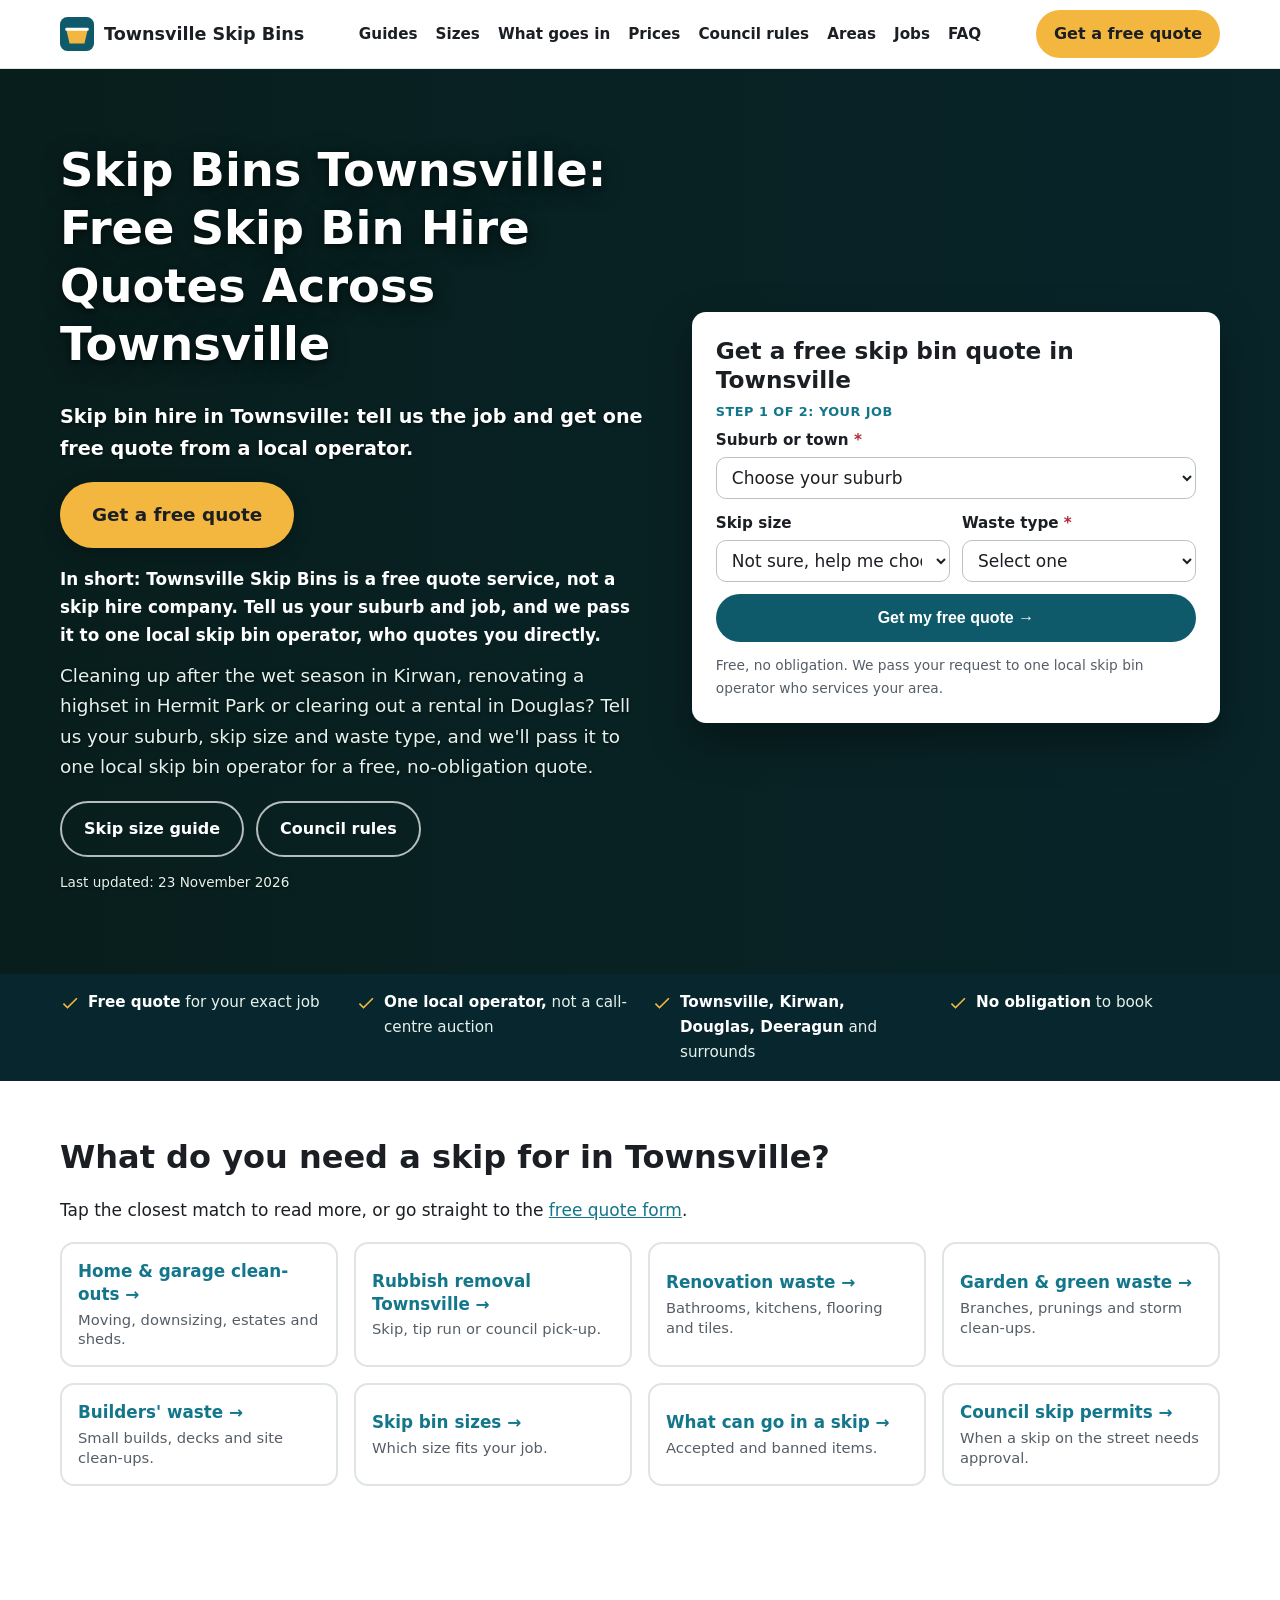
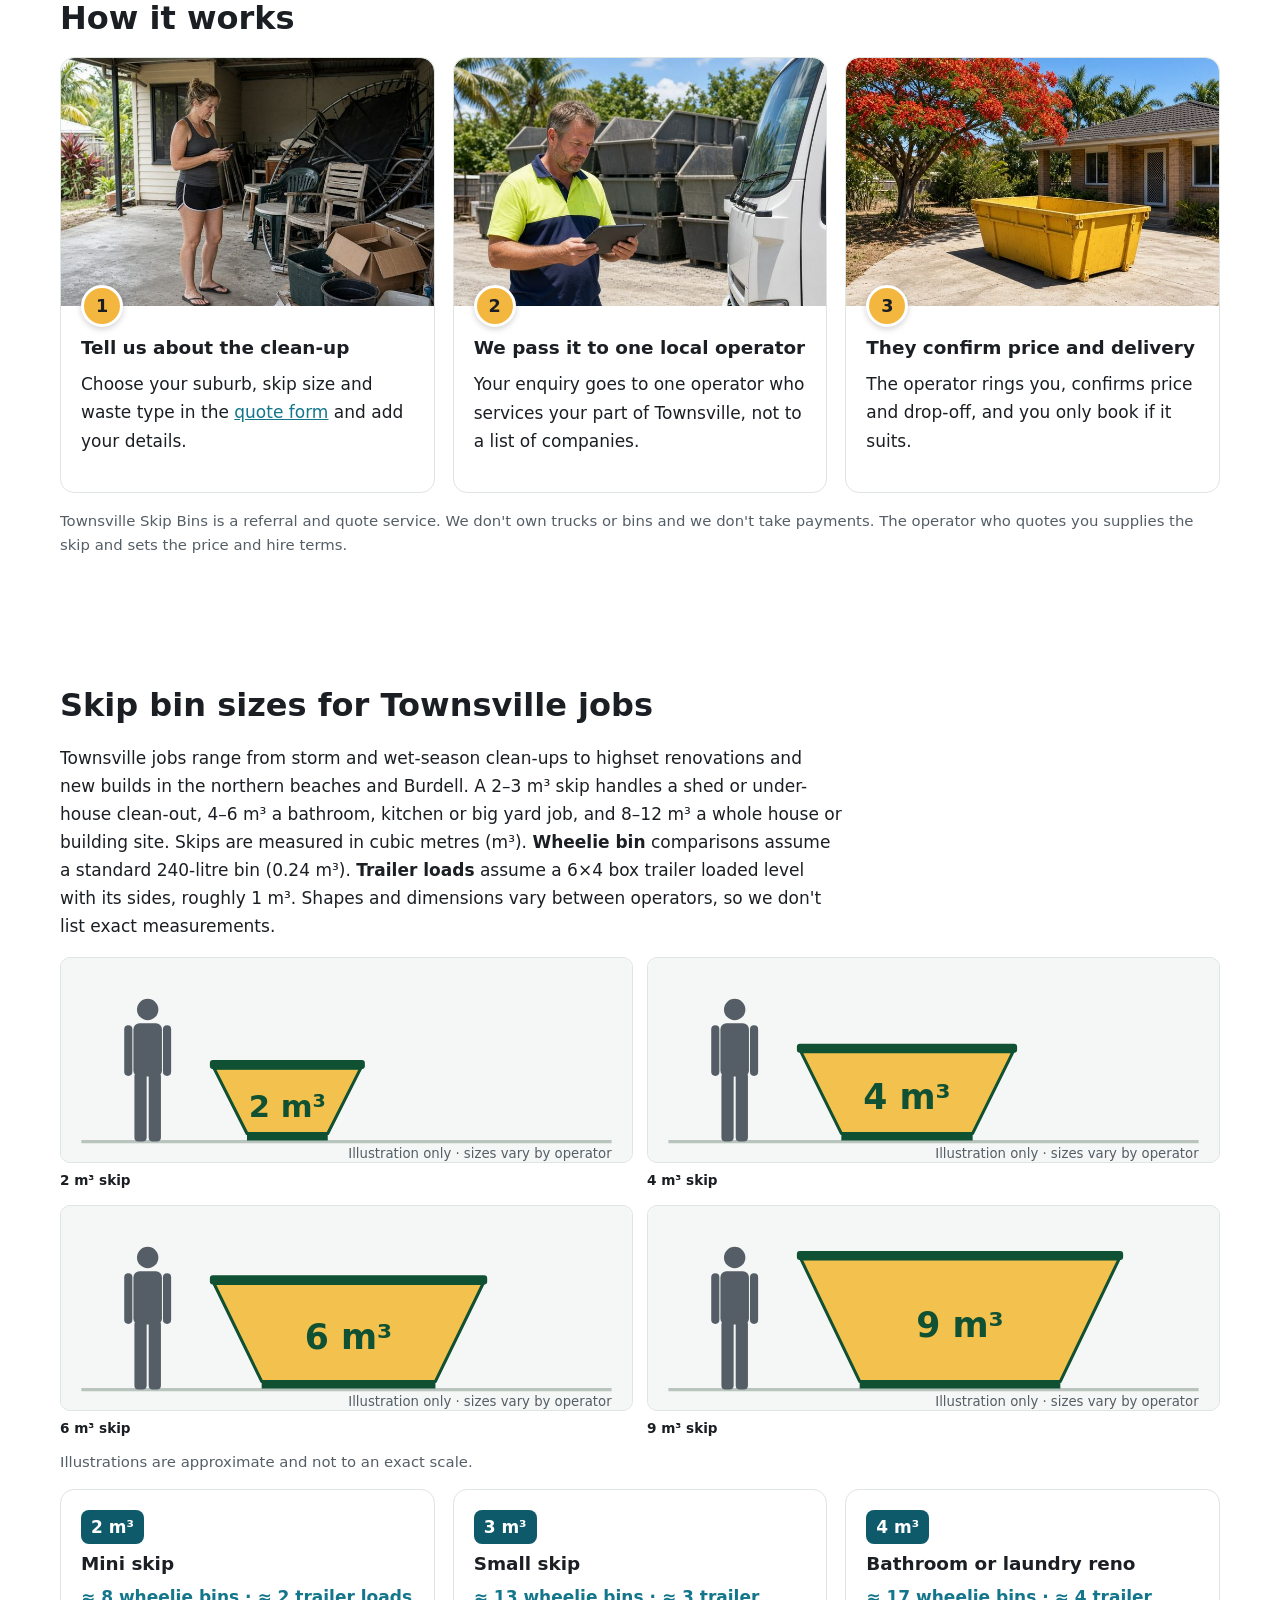
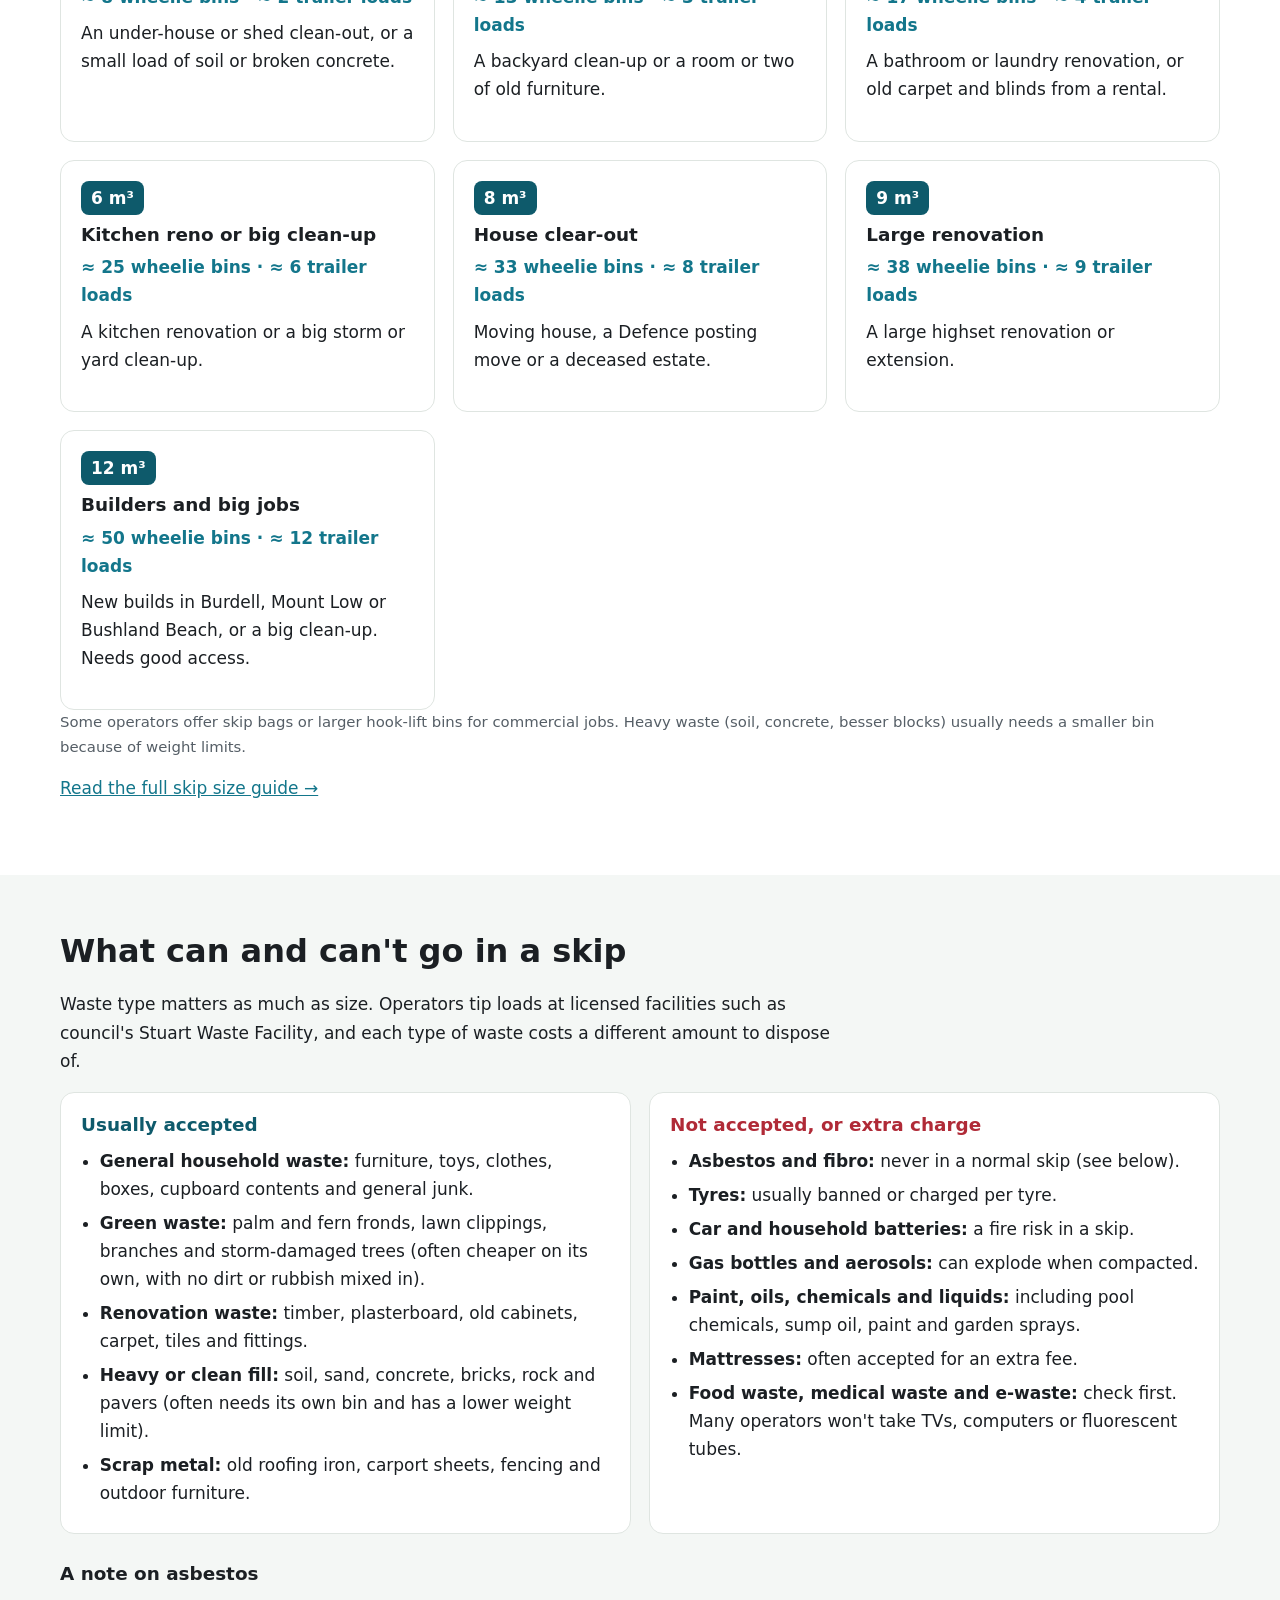
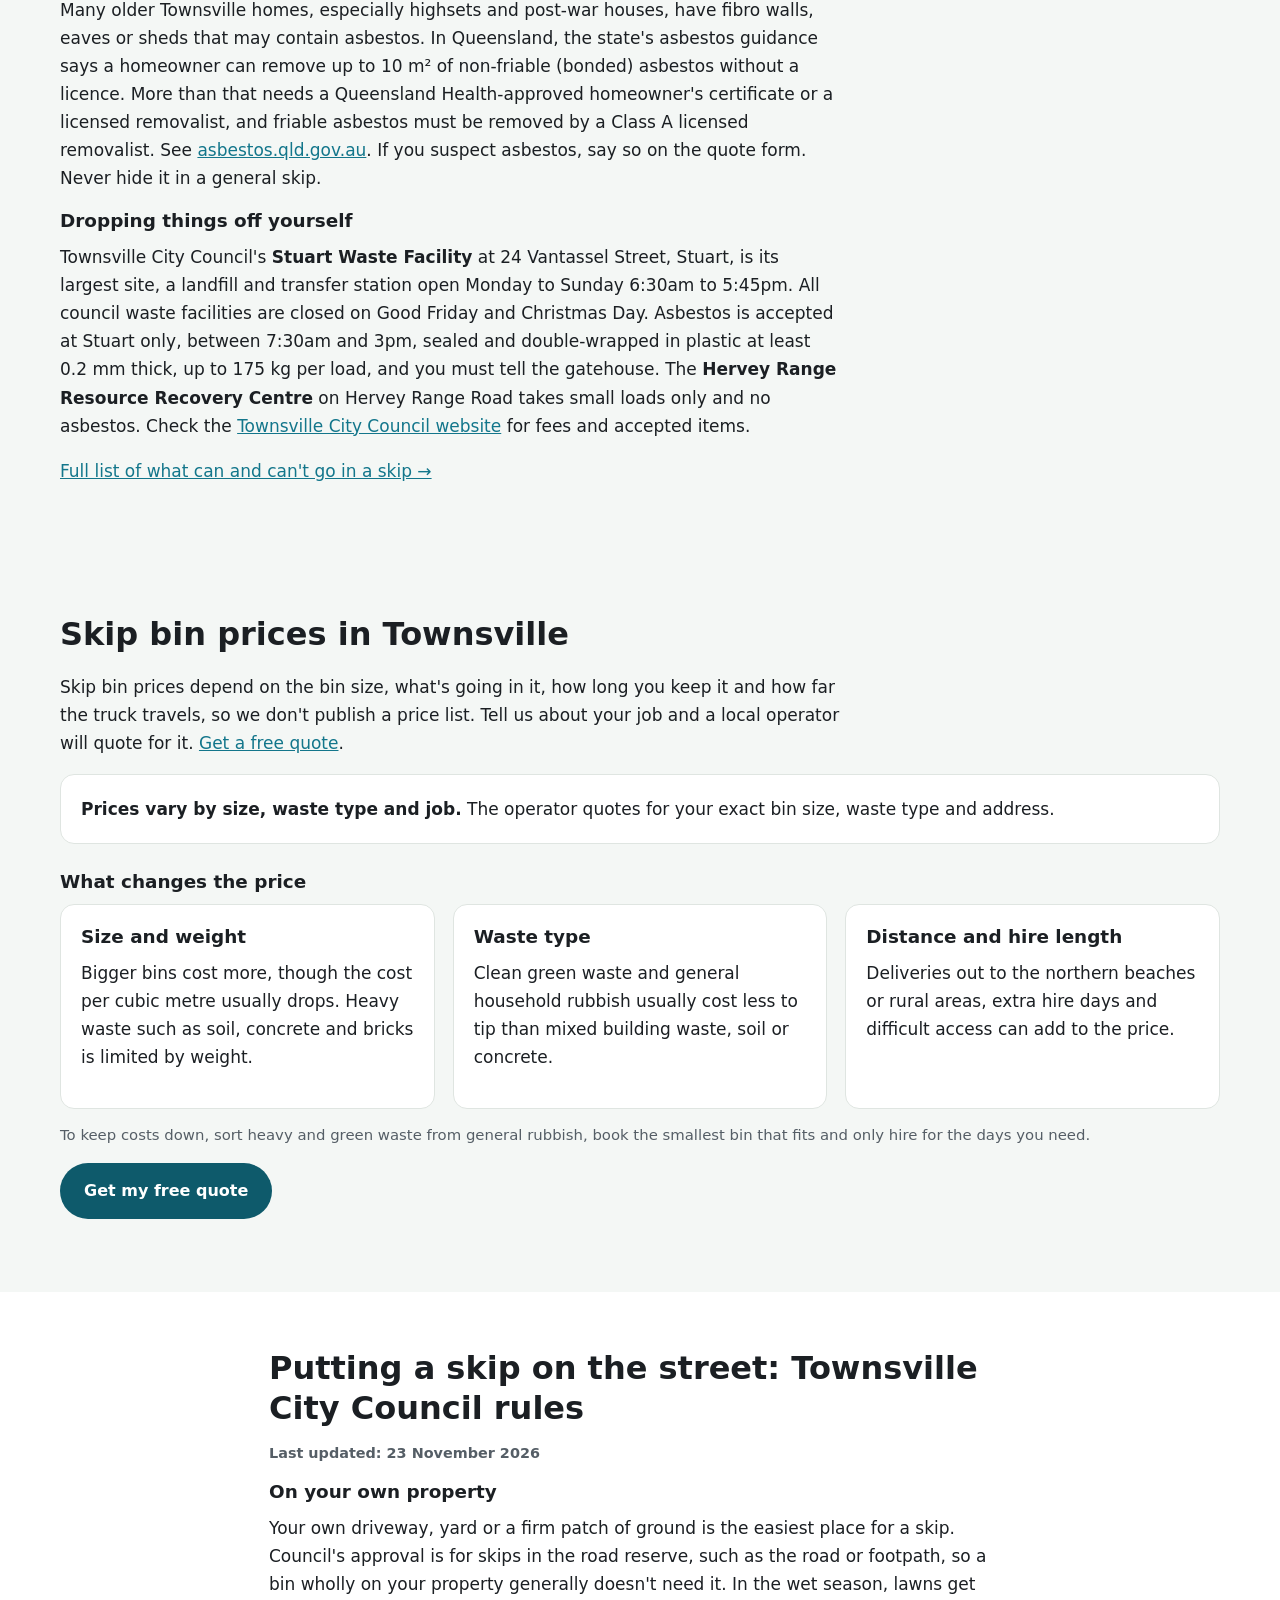
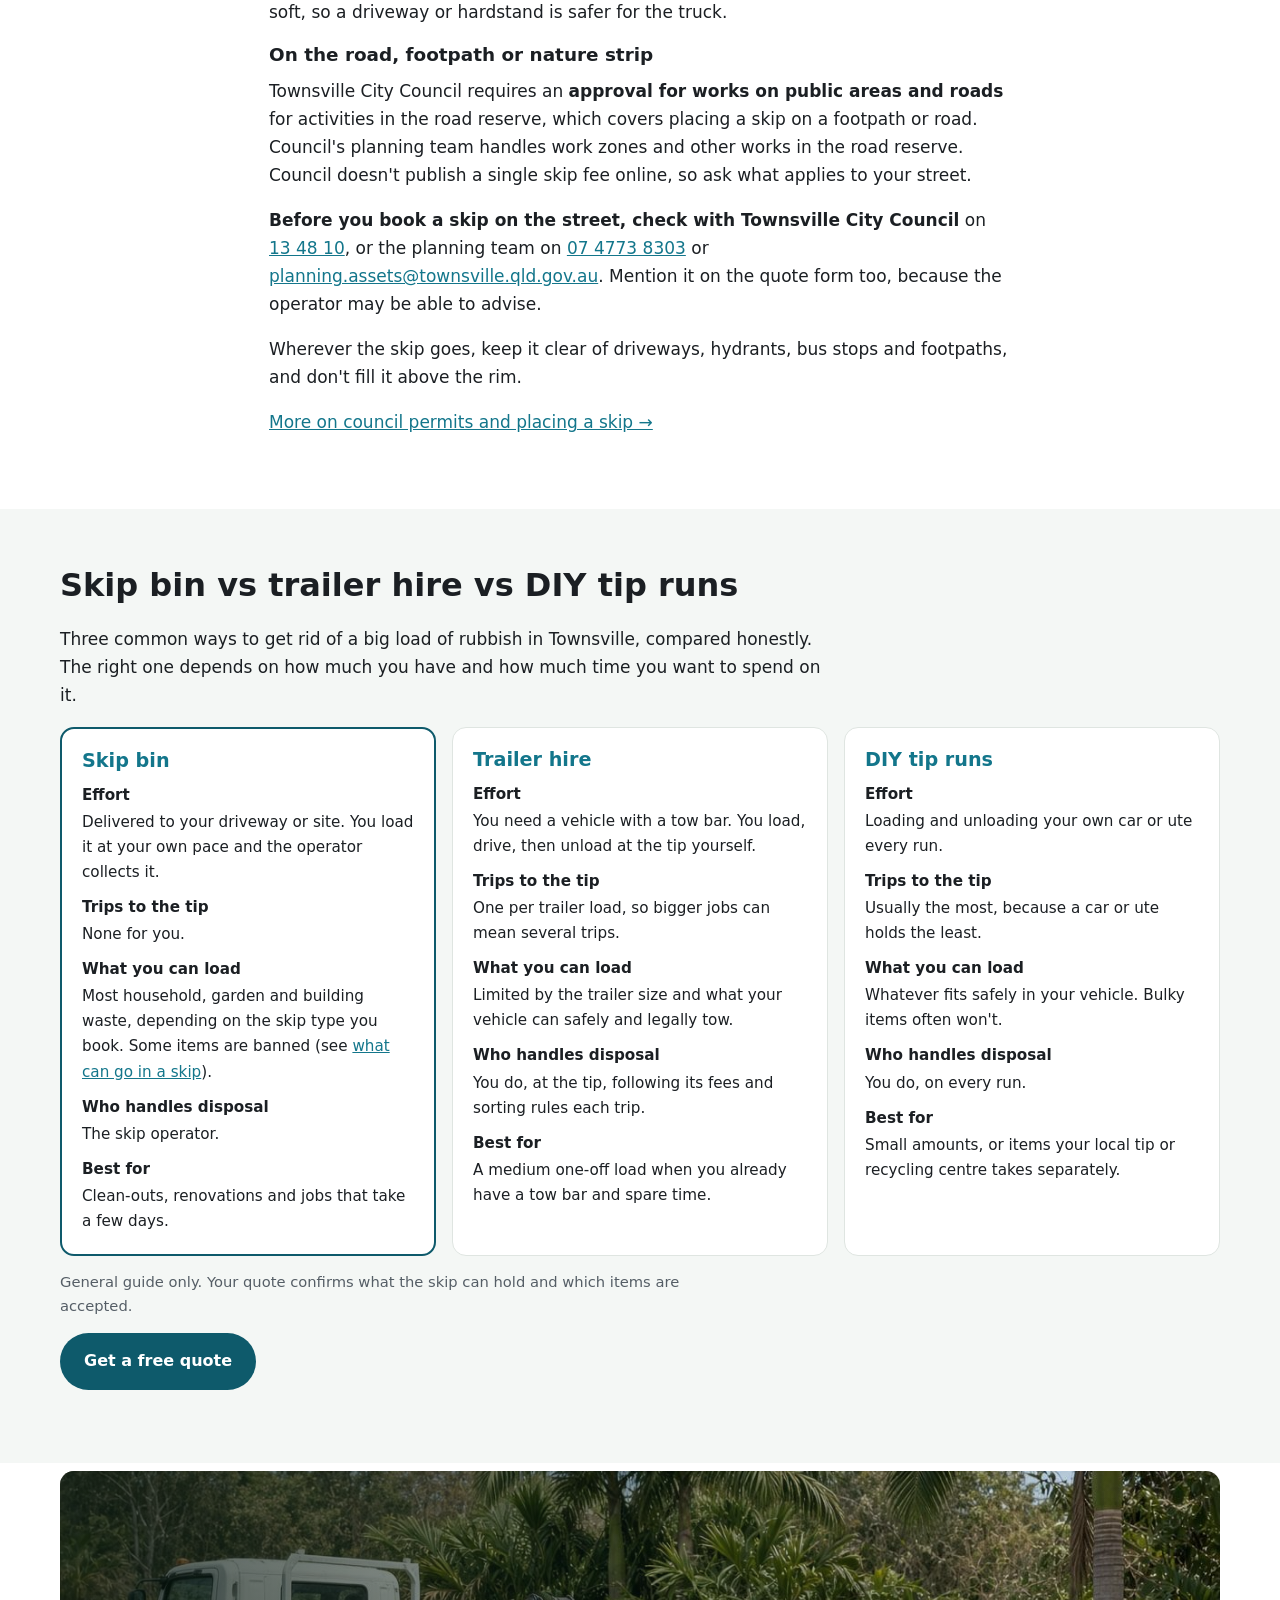
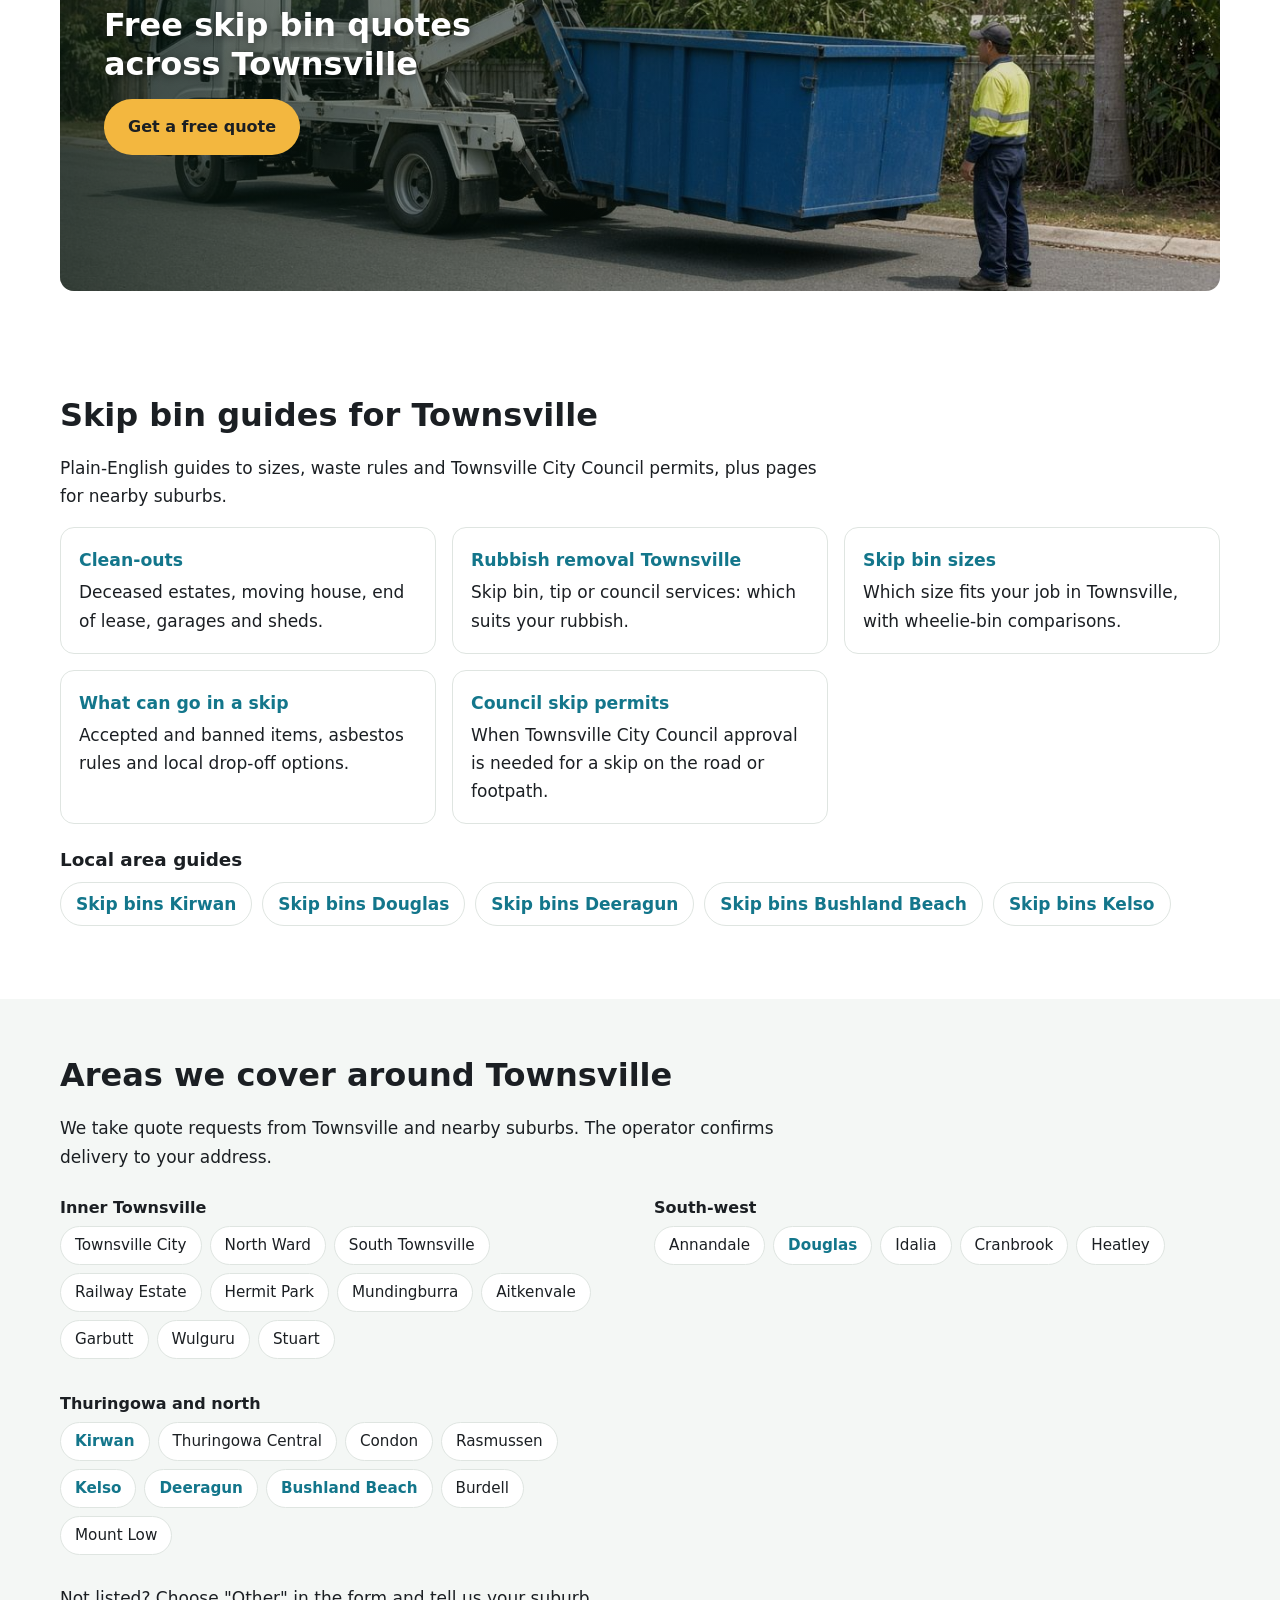
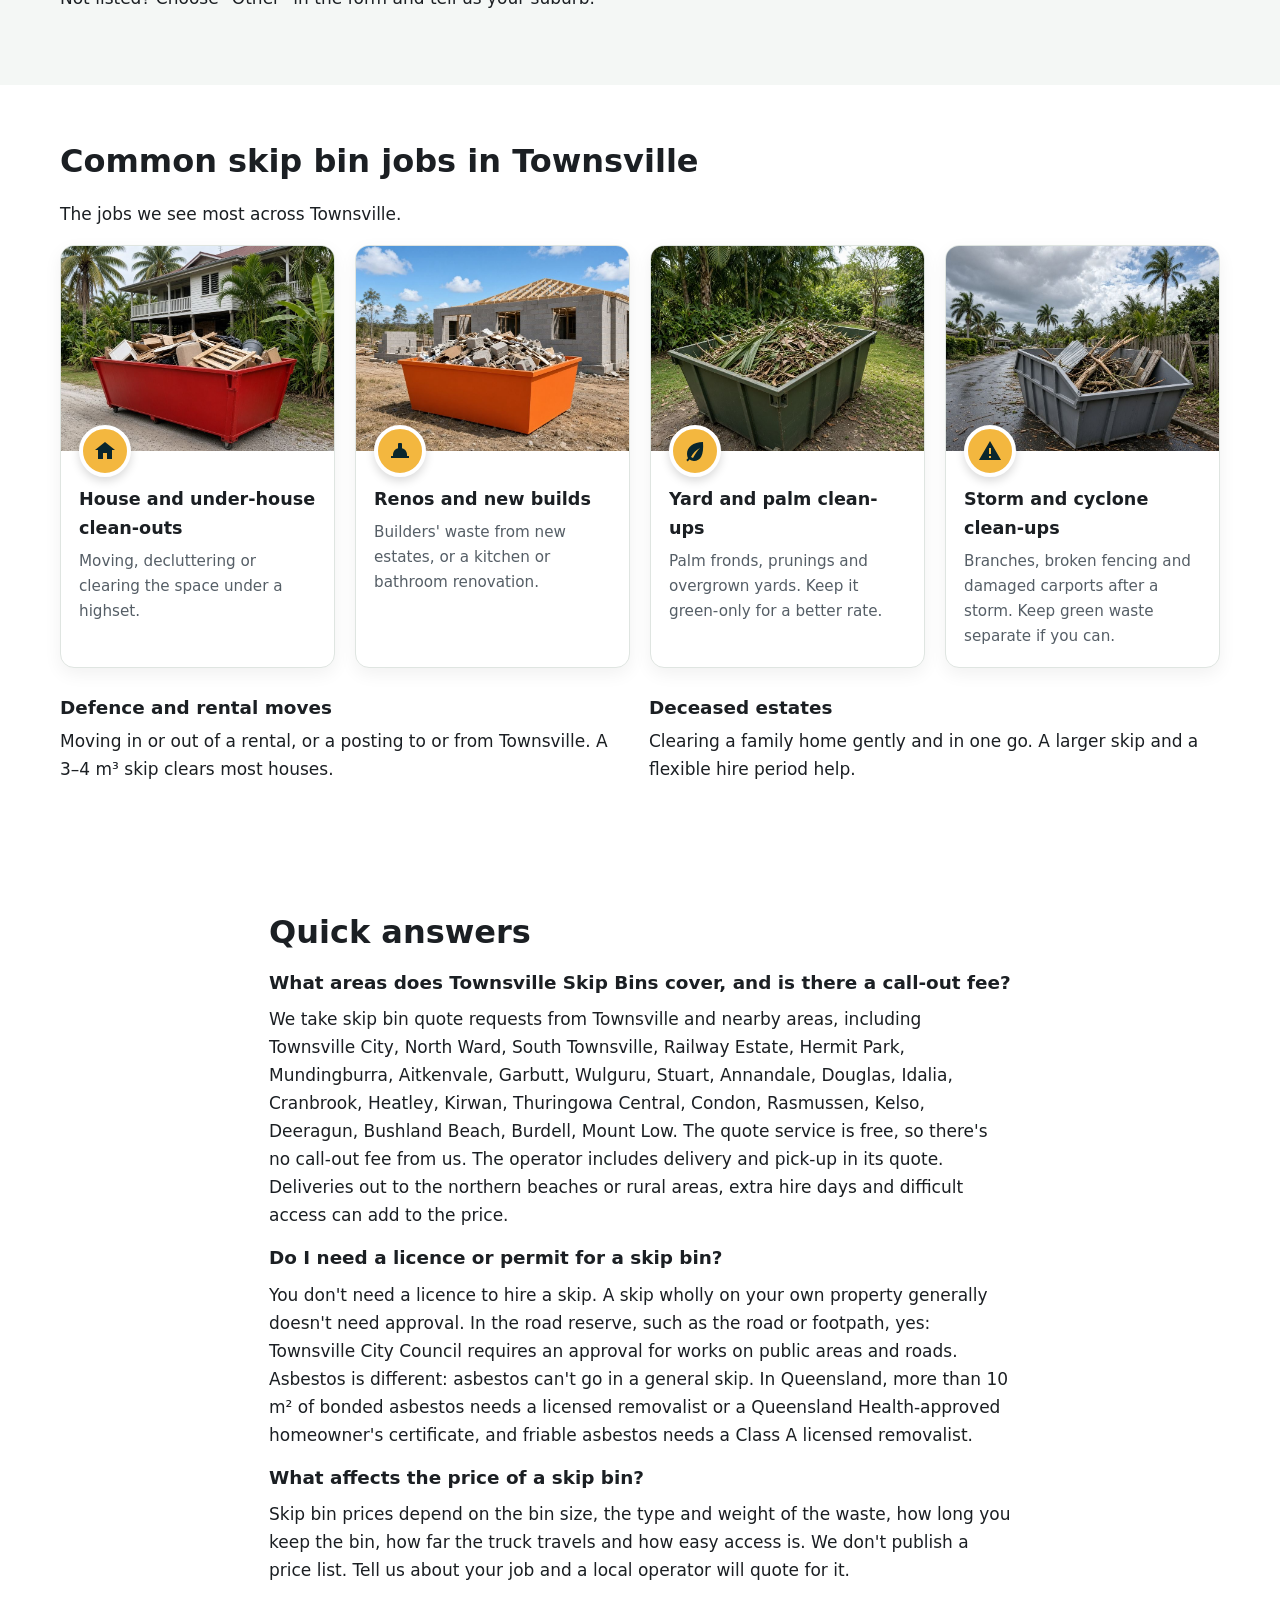
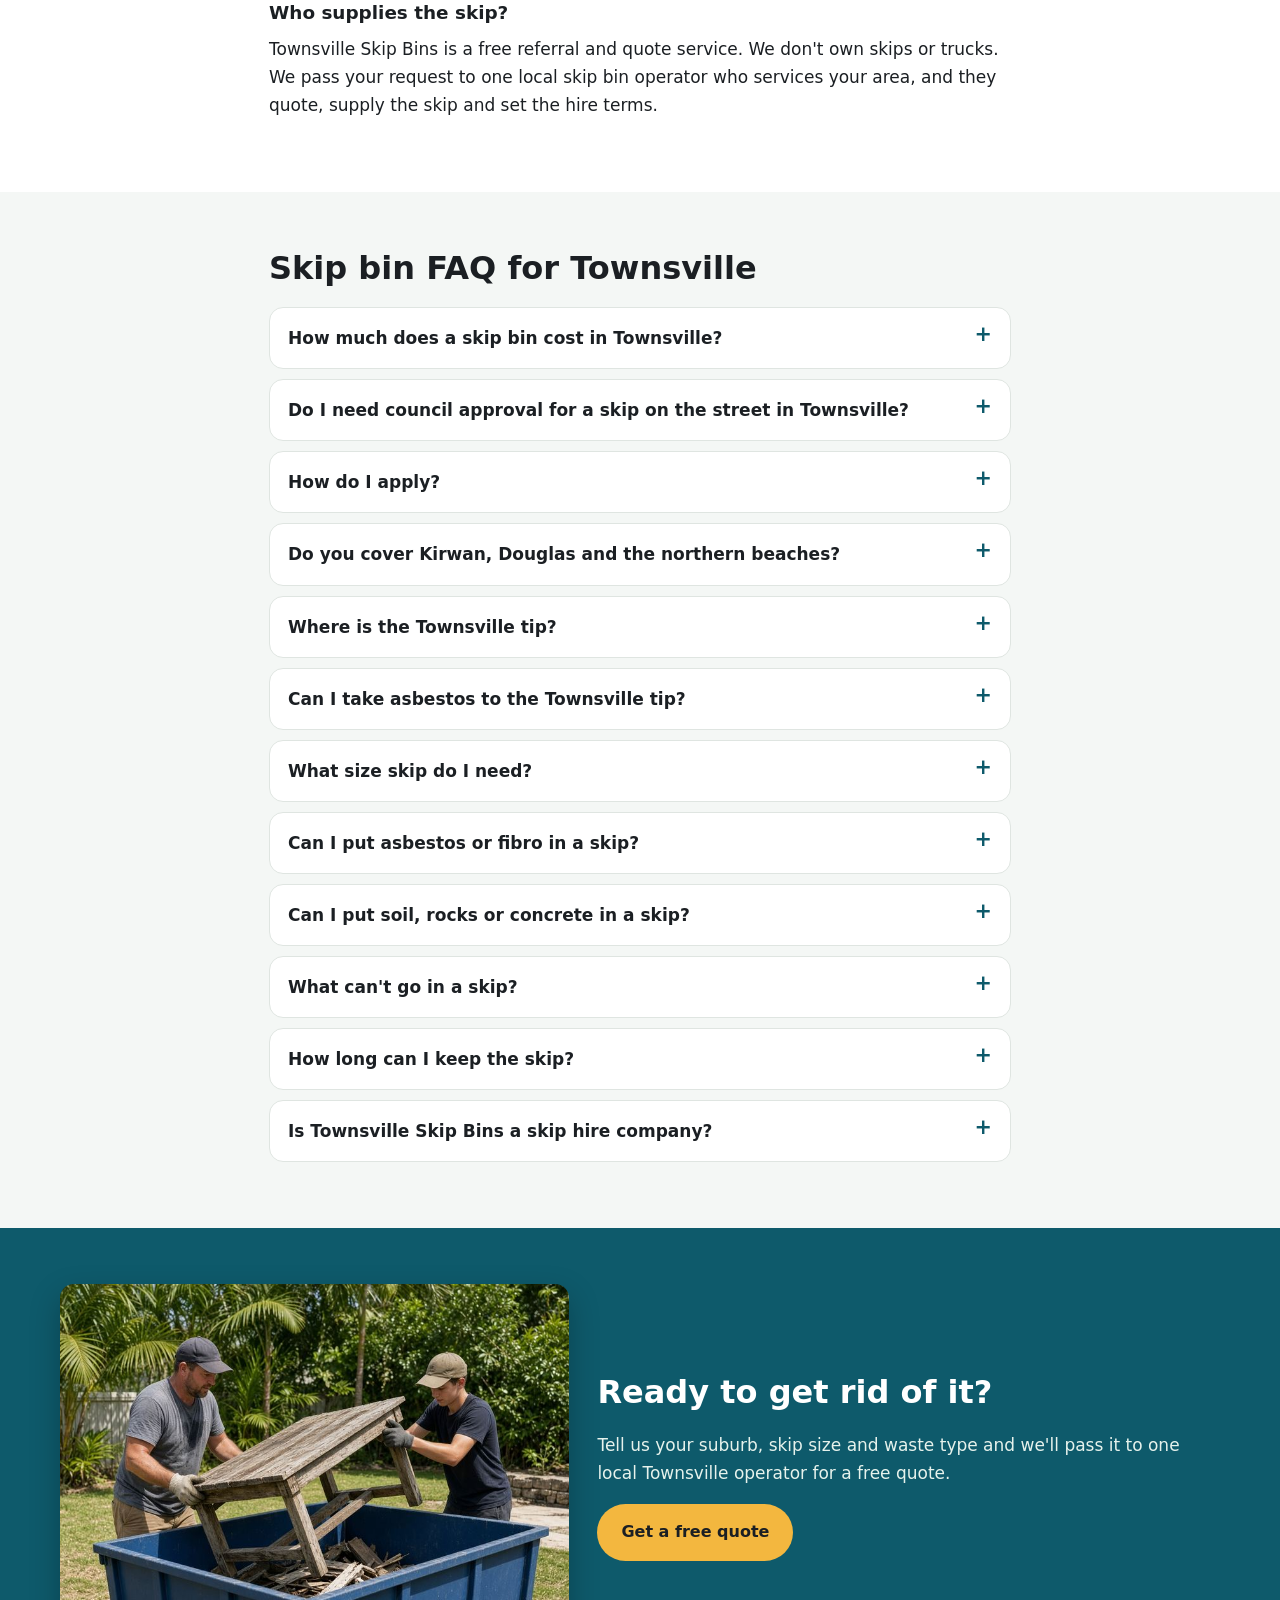
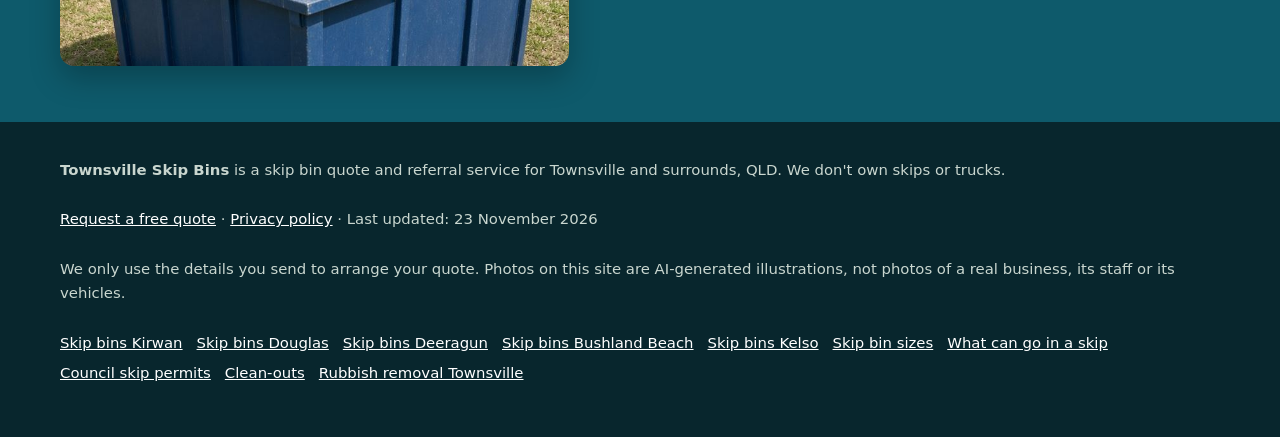
<file: index.html>
<!doctype html>
<html lang="en-AU">
<head>
<meta charset="utf-8">
<meta name="google-site-verification" content="bxGE-b5gEGGFlD7Is_At5pXZOeeprhVuB0j97evm9C8" />
<meta name="viewport" content="width=device-width, initial-scale=1">
<title>Skip Bins Townsville | Free Skip Bin Hire Quotes in Townsville QLD</title>
<meta name="description" content="Skip bins in Townsville, Kirwan, Douglas, Deeragun, Bushland Beach and Kelso. Tell us your suburb, size and waste type and get a free quote from one local skip bin operator.">
<link rel="canonical" href="https://townsvilleskipbins.com/">
<link rel="icon" href="favicon.svg" type="image/svg+xml">
<meta name="theme-color" content="#0e5a6b">
<meta property="og:type" content="website">
<meta property="og:locale" content="en_AU">
<meta property="og:site_name" content="Townsville Skip Bins">
<meta property="og:title" content="Skip Bins Townsville | Free Skip Bin Hire Quotes in Townsville QLD">
<meta property="og:description" content="Free skip bin hire quotes in Townsville and surrounds, from one local operator.">
<meta property="og:url" content="https://townsvilleskipbins.com/">
<meta property="og:image" content="https://townsvilleskipbins.com/img/hero.jpg">
<meta name="twitter:card" content="summary_large_image">
<meta name="twitter:image" content="https://townsvilleskipbins.com/img/hero.jpg">
<script>document.documentElement.classList.add('js')</script>
<link rel="stylesheet" href="styles.css">

<!-- Google tag (gtag.js) -->
<script async src="https://www.googletagmanager.com/gtag/js?id=G-PF54L7E9ZY"></script>
<script>
  window.dataLayer = window.dataLayer || [];
  function gtag(){dataLayer.push(arguments);}
  gtag('js', new Date());
  gtag('config', 'G-PF54L7E9ZY');
</script>

<script type="application/ld+json">
{
 "@context": "https://schema.org",
 "@type": "WebPage",
 "@id": "https://townsvilleskipbins.com/#webpage",
 "url": "https://townsvilleskipbins.com/",
 "name": "Skip Bins Townsville | Free Skip Bin Hire Quotes in Townsville QLD",
 "description": "Skip bins in Townsville, Kirwan, Douglas, Deeragun, Bushland Beach and Kelso. Tell us your suburb, size and waste type and get a free quote from one local skip bin operator.",
 "inLanguage": "en-AU",
 "dateModified": "2026-11-23",
 "isPartOf": {
  "@id": "https://townsvilleskipbins.com/#website"
 },
 "about": {
  "@id": "https://townsvilleskipbins.com/#business"
 }
}
</script>
<script type="application/ld+json">
{
 "@context": "https://schema.org",
 "@type": "LocalBusiness",
 "@id": "https://townsvilleskipbins.com/#business",
 "name": "Townsville Skip Bins",
 "url": "https://townsvilleskipbins.com/",
 "description": "Skip bins in Townsville, Kirwan, Douglas, Deeragun, Bushland Beach and Kelso. Tell us your suburb, size and waste type and get a free quote from one local skip bin operator. A free referral and quote service. It doesn't own skips or trucks; one local operator quotes and supplies the skip.",
 "image": "https://townsvilleskipbins.com/img/hero.jpg",
 "areaServed": [
  {
   "@type": "AdministrativeArea",
   "name": "Townsville City Council, QLD"
  },
  {
   "@type": "Place",
   "name": "Townsville City, QLD"
  },
  {
   "@type": "Place",
   "name": "North Ward, QLD"
  },
  {
   "@type": "Place",
   "name": "South Townsville, QLD"
  },
  {
   "@type": "Place",
   "name": "Railway Estate, QLD"
  },
  {
   "@type": "Place",
   "name": "Hermit Park, QLD"
  },
  {
   "@type": "Place",
   "name": "Mundingburra, QLD"
  },
  {
   "@type": "Place",
   "name": "Aitkenvale, QLD"
  },
  {
   "@type": "Place",
   "name": "Annandale, QLD"
  },
  {
   "@type": "Place",
   "name": "Douglas, QLD"
  },
  {
   "@type": "Place",
   "name": "Kirwan, QLD"
  },
  {
   "@type": "Place",
   "name": "Thuringowa Central, QLD"
  },
  {
   "@type": "Place",
   "name": "Condon, QLD"
  },
  {
   "@type": "Place",
   "name": "Rasmussen, QLD"
  },
  {
   "@type": "Place",
   "name": "Kelso, QLD"
  },
  {
   "@type": "Place",
   "name": "Deeragun, QLD"
  },
  {
   "@type": "Place",
   "name": "Bushland Beach, QLD"
  },
  {
   "@type": "Place",
   "name": "Burdell, QLD"
  },
  {
   "@type": "Place",
   "name": "Mount Low, QLD"
  },
  {
   "@type": "Place",
   "name": "Idalia, QLD"
  },
  {
   "@type": "Place",
   "name": "Cranbrook, QLD"
  },
  {
   "@type": "Place",
   "name": "Heatley, QLD"
  },
  {
   "@type": "Place",
   "name": "Garbutt, QLD"
  },
  {
   "@type": "Place",
   "name": "Wulguru, QLD"
  },
  {
   "@type": "Place",
   "name": "Stuart, QLD"
  }
 ],
 "knowsAbout": [
  "Skip bin hire",
  "Skip bin sizes",
  "Council skip bin permits",
  "Waste disposal"
 ]
}
</script>
<script type="application/ld+json">
{
 "@context": "https://schema.org",
 "@type": "WebSite",
 "dateModified": "2026-11-23",
 "@id": "https://townsvilleskipbins.com/#website",
 "name": "Townsville Skip Bins",
 "url": "https://townsvilleskipbins.com/",
 "inLanguage": "en-AU"
}
</script>
<script type="application/ld+json">
{
 "@context": "https://schema.org",
 "@type": "Service",
 "@id": "https://townsvilleskipbins.com/#service",
 "name": "Skip bin hire quotes in Townsville",
 "serviceType": "Skip bin hire",
 "description": "Free skip bin hire quotes in Townsville and surrounding suburbs. We pass your request to one local skip bin operator.",
 "url": "https://townsvilleskipbins.com/",
 "provider": {
  "@id": "https://townsvilleskipbins.com/#business"
 },
 "areaServed": [
  {
   "@type": "AdministrativeArea",
   "name": "Townsville City Council, QLD"
  },
  {
   "@type": "Place",
   "name": "Townsville City, QLD"
  },
  {
   "@type": "Place",
   "name": "North Ward, QLD"
  },
  {
   "@type": "Place",
   "name": "South Townsville, QLD"
  },
  {
   "@type": "Place",
   "name": "Railway Estate, QLD"
  },
  {
   "@type": "Place",
   "name": "Hermit Park, QLD"
  },
  {
   "@type": "Place",
   "name": "Mundingburra, QLD"
  },
  {
   "@type": "Place",
   "name": "Aitkenvale, QLD"
  },
  {
   "@type": "Place",
   "name": "Annandale, QLD"
  },
  {
   "@type": "Place",
   "name": "Douglas, QLD"
  },
  {
   "@type": "Place",
   "name": "Kirwan, QLD"
  },
  {
   "@type": "Place",
   "name": "Thuringowa Central, QLD"
  },
  {
   "@type": "Place",
   "name": "Condon, QLD"
  },
  {
   "@type": "Place",
   "name": "Rasmussen, QLD"
  },
  {
   "@type": "Place",
   "name": "Kelso, QLD"
  },
  {
   "@type": "Place",
   "name": "Deeragun, QLD"
  },
  {
   "@type": "Place",
   "name": "Bushland Beach, QLD"
  },
  {
   "@type": "Place",
   "name": "Burdell, QLD"
  },
  {
   "@type": "Place",
   "name": "Mount Low, QLD"
  },
  {
   "@type": "Place",
   "name": "Idalia, QLD"
  },
  {
   "@type": "Place",
   "name": "Cranbrook, QLD"
  },
  {
   "@type": "Place",
   "name": "Heatley, QLD"
  },
  {
   "@type": "Place",
   "name": "Garbutt, QLD"
  },
  {
   "@type": "Place",
   "name": "Wulguru, QLD"
  },
  {
   "@type": "Place",
   "name": "Stuart, QLD"
  }
 ]
}
</script>
<script type="application/ld+json">
{
 "@context": "https://schema.org",
 "@type": "FAQPage",
 "mainEntity": [
  {
   "@type": "Question",
   "name": "How much does a skip bin cost in Townsville?",
   "acceptedAnswer": {
    "@type": "Answer",
    "text": "It depends on the size, waste type, hire period and distance. Tell us about your job and a local operator will quote for it."
   }
  },
  {
   "@type": "Question",
   "name": "Do I need council approval for a skip on the street in Townsville?",
   "acceptedAnswer": {
    "@type": "Answer",
    "text": "Generally yes. Townsville City Council requires an approval for works on public areas and roads, which covers a skip in the road reserve. A skip wholly on your own land generally doesn't need it."
   }
  },
  {
   "@type": "Question",
   "name": "How do I apply?",
   "acceptedAnswer": {
    "@type": "Answer",
    "text": "Call Townsville City Council on 13 48 10, or the planning team on 07 4773 8303, to check what's needed for your street."
   }
  },
  {
   "@type": "Question",
   "name": "Do you cover Kirwan, Douglas and the northern beaches?",
   "acceptedAnswer": {
    "@type": "Answer",
    "text": "Yes, we take requests from across Townsville, including Kirwan, Douglas, Deeragun, Bushland Beach and Kelso. The operator confirms delivery."
   }
  },
  {
   "@type": "Question",
   "name": "Where is the Townsville tip?",
   "acceptedAnswer": {
    "@type": "Answer",
    "text": "Council's largest facility is the Stuart Waste Facility at 24 Vantassel Street, Stuart, open Monday to Sunday 6:30am to 5:45pm. There's also the Hervey Range Resource Recovery Centre for small loads."
   }
  },
  {
   "@type": "Question",
   "name": "Can I take asbestos to the Townsville tip?",
   "acceptedAnswer": {
    "@type": "Answer",
    "text": "Only to the Stuart Waste Facility, between 7:30am and 3pm, sealed and double-wrapped in plastic at least 0.2 mm thick, up to 175 kg per load. Tell the gatehouse when you arrive."
   }
  },
  {
   "@type": "Question",
   "name": "What size skip do I need?",
   "acceptedAnswer": {
    "@type": "Answer",
    "text": "2–3 m³ for a shed or under-house clean-out, 4 m³ for a bathroom, 6 m³ for a kitchen or storm clean-up, and 8–12 m³ for a house clear-out or new build."
   }
  },
  {
   "@type": "Question",
   "name": "Can I put asbestos or fibro in a skip?",
   "acceptedAnswer": {
    "@type": "Answer",
    "text": "No. Asbestos can't go in a general skip. In Queensland, more than 10 m² of bonded asbestos needs a licensed removalist or a Queensland Health-approved homeowner's certificate, and friable asbestos needs a Class A licensed removalist."
   }
  },
  {
   "@type": "Question",
   "name": "Can I put soil, rocks or concrete in a skip?",
   "acceptedAnswer": {
    "@type": "Answer",
    "text": "Usually, but heavy waste has weight limits and often needs its own, smaller bin. Choose \"Soil, concrete or bricks\" in the form."
   }
  },
  {
   "@type": "Question",
   "name": "What can't go in a skip?",
   "acceptedAnswer": {
    "@type": "Answer",
    "text": "Asbestos, tyres, batteries, gas bottles, chemicals, paint, oils and liquids. Mattresses and e-waste are often extra or not accepted. The operator who quotes you will confirm their list."
   }
  },
  {
   "@type": "Question",
   "name": "How long can I keep the skip?",
   "acceptedAnswer": {
    "@type": "Answer",
    "text": "Commonly a few days to a week, with extra days by arrangement with the operator."
   }
  },
  {
   "@type": "Question",
   "name": "Is Townsville Skip Bins a skip hire company?",
   "acceptedAnswer": {
    "@type": "Answer",
    "text": "No. It's a free referral and quote service. One local operator quotes you and supplies the skip."
   }
  },
  {
   "@type": "Question",
   "name": "What areas does Townsville Skip Bins cover, and is there a call-out fee?",
   "acceptedAnswer": {
    "@type": "Answer",
    "text": "We take skip bin quote requests from Townsville and nearby areas, including Townsville City, North Ward, South Townsville, Railway Estate, Hermit Park, Mundingburra, Aitkenvale, Garbutt, Wulguru, Stuart, Annandale, Douglas, Idalia, Cranbrook, Heatley, Kirwan, Thuringowa Central, Condon, Rasmussen, Kelso, Deeragun, Bushland Beach, Burdell, Mount Low. The quote service is free, so there's no call-out fee from us. The operator includes delivery and pick-up in its quote. Deliveries out to the northern beaches or rural areas, extra hire days and difficult access can add to the price."
   }
  },
  {
   "@type": "Question",
   "name": "Do I need a licence or permit for a skip bin?",
   "acceptedAnswer": {
    "@type": "Answer",
    "text": "You don't need a licence to hire a skip. A skip wholly on your own property generally doesn't need approval. In the road reserve, such as the road or footpath, yes: Townsville City Council requires an approval for works on public areas and roads. Asbestos is different: asbestos can't go in a general skip. In Queensland, more than 10 m² of bonded asbestos needs a licensed removalist or a Queensland Health-approved homeowner's certificate, and friable asbestos needs a Class A licensed removalist."
   }
  },
  {
   "@type": "Question",
   "name": "What affects the price of a skip bin?",
   "acceptedAnswer": {
    "@type": "Answer",
    "text": "Skip bin prices depend on the bin size, the type and weight of the waste, how long you keep the bin, how far the truck travels and how easy access is. We don't publish a price list. Tell us about your job and a local operator will quote for it."
   }
  },
  {
   "@type": "Question",
   "name": "Who supplies the skip?",
   "acceptedAnswer": {
    "@type": "Answer",
    "text": "Townsville Skip Bins is a free referral and quote service. We don't own skips or trucks. We pass your request to one local skip bin operator who services your area, and they quote, supply the skip and set the hire terms."
   }
  }
 ]
}
</script>
<!--h3:css--><style>
.h3-tag{font-size:1.2rem;font-weight:600;margin:.2em 0 .9em;color:#fff;text-shadow:0 1px 3px rgba(0,0,0,.6);max-width:36em}
.btn-xl{font-size:1.15rem;padding:16px 30px;min-height:54px;box-shadow:0 6px 18px rgba(0,0,0,.25)}
.h3-cta{margin:0 0 18px}
.need-grid{display:grid;grid-template-columns:repeat(2,minmax(0,1fr));gap:12px;margin-top:18px}
@media(min-width:800px){.need-grid{grid-template-columns:repeat(4,minmax(0,1fr));gap:16px}}
.need-grid a{display:flex;flex-direction:column;justify-content:center;min-height:96px;padding:16px;background:#fff;border:2px solid var(--line);border-radius:var(--radius);text-decoration:none;color:var(--ink);line-height:1.35}
.need-grid a:hover,.need-grid a:focus-visible{border-color:var(--green);background:var(--soft)}
.need-grid strong{color:var(--green-2);font-size:1.05rem;margin-bottom:4px}
.need-grid strong::after{content:" \2192"}
.need-grid span{font-size:.92rem;color:var(--muted)}
.cmp{display:grid;gap:16px;margin-top:18px}
@media(min-width:900px){.cmp{grid-template-columns:repeat(3,minmax(0,1fr))}}
.cmp article{background:#fff;border:1px solid var(--line);border-radius:var(--radius);padding:20px}
.cmp article.cmp-main{border:2px solid var(--green)}
.cmp h3{margin:0 0 10px;font-size:1.2rem;color:var(--green-2)}
.cmp dl{margin:0}.cmp dt{font-weight:700;margin-top:10px;font-size:.95rem}.cmp dd{margin:2px 0 0;color:var(--ink);font-size:.95rem}
.cmp-note{font-size:.92rem;color:var(--muted);margin-top:14px;max-width:46em}
.mobile-call{transition:transform .2s ease;padding-bottom:calc(10px + env(safe-area-inset-bottom))}
.mobile-call .btn{min-height:48px;font-size:1.05rem}
.mobile-call.mc-off{transform:translateY(120%)}
@media(prefers-reduced-motion:reduce){.mobile-call{transition:none}}
</style><!--/h3:css-->
</head>
<body>
<a class="skip-link" href="#main">Skip to content</a>

<header class="site-header">
  <div class="wrap">
    <a class="brand" href="/" aria-label="Townsville Skip Bins home">
      <svg viewBox="0 0 64 64" aria-hidden="true"><rect width="64" height="64" rx="14" fill="#0e5a6b"/><path d="M12 24h40l-6 26H18z" fill="#f3b73f"/><rect x="10" y="20" width="44" height="6" rx="2" fill="#fff"/></svg>
      Townsville Skip Bins
    </a>
    <nav class="nav" aria-label="Main">
      <a href="#guides">Guides</a>      <a href="/skip-bin-sizes/">Sizes</a><a href="/what-can-go-in-a-skip/">What goes in</a><a href="#pricing">Prices</a><a href="/skip-bin-council-permit/">Council rules</a><a href="#areas">Areas</a><a href="#jobs">Jobs</a><a href="#faq">FAQ</a>
    </nav>
    <a class="btn btn-call header-call" href="#quote">Get a free quote</a>
  </div>
</header>

<main id="main">
<section class="hero" aria-labelledby="h1">
  <picture class="hero-bg">
    <source media="(max-width: 700px)" srcset="img/hero-mobile.jpg" width="684" height="720">
    <img src="img/hero.jpg" width="1280" height="720" alt="Teal skip bin outside an elevated home with louvred windows and a granite hill behind" fetchpriority="high" decoding="async">
  </picture>
  <div class="wrap hero-grid">
    <div class="hero-copy">
      <h1 id="h1">Skip Bins Townsville: Free Skip Bin Hire Quotes Across Townsville</h1><!--h3:hero-->
      <p class="h3-tag">Skip bin hire in Townsville: tell us the job and get one free quote from a local operator.</p>
      <p class="h3-cta"><a class="btn btn-call btn-xl" href="#quote">Get a free quote</a></p><!--/h3:hero-->      <p class="summary">In short: Townsville Skip Bins is a free quote service, not a skip hire company. Tell us your suburb and job, and we pass it to one local skip bin operator, who quotes you directly.</p>
      <p class="lead">Cleaning up after the wet season in Kirwan, renovating a highset in Hermit Park or clearing out a rental in Douglas? Tell us your suburb, skip size and waste type, and we'll pass it to one local skip bin operator for a free, no-obligation quote.</p>
      <div class="ctas"><a class="btn btn-ghost" href="/skip-bin-sizes/">Skip size guide</a><a class="btn btn-ghost" href="/skip-bin-council-permit/">Council rules</a></div>
      <p class="updated">Last updated: 23 November 2026</p>
    </div>
    <div class="hero-form-card" id="quote">
      <h2 id="quote-h">Get a free skip bin quote in Townsville</h2>
      <form class="quote-form two-step" id="quote-form" action="https://formsubmit.co/quotes@townsvilleskipbins.com" method="post" novalidate>
        <input type="hidden" name="_subject" value="New quote request – townsvilleskipbins.com">
        <input type="hidden" name="_captcha" value="true">
        <input type="hidden" name="_template" value="table">
        <input type="hidden" name="_next" value="https://townsvilleskipbins.com/thanks.html?lead=1">
        <input type="hidden" name="_autoresponse" value="Thanks for your skip bin request. We&#x27;ve received it and are passing it to a local operator, who&#x27;ll be in touch shortly with availability and a price.">
        <input type="text" name="_honey" style="display:none" tabindex="-1" autocomplete="off" aria-hidden="true">
        <input type="hidden" name="source" value="townsvilleskipbins.com">
        <fieldset class="step step-1">
          <legend class="step-label">Step 1 of 2: your job</legend>
          <div class="full"><label for="suburb">Suburb or town <span class="req" aria-hidden="true">*</span></label>
            <select id="suburb" name="suburb" required><option value="">Choose your suburb</option><option>Townsville City</option><option>North Ward</option><option>South Townsville</option><option>Railway Estate</option><option>Hermit Park</option><option>Mundingburra</option><option>Aitkenvale</option><option>Annandale</option><option>Douglas</option><option>Kirwan</option><option>Thuringowa Central</option><option>Condon</option><option>Rasmussen</option><option>Kelso</option><option>Deeragun</option><option>Bushland Beach</option><option>Burdell</option><option>Mount Low</option><option>Idalia</option><option>Cranbrook</option><option>Heatley</option><option>Garbutt</option><option>Wulguru</option><option>Stuart</option><option value="Other">Other (tell us below)</option></select></div>
          <div class="full other-wrap"><label for="suburb_other">Other suburb or town</label><input id="suburb_other" name="suburb_other" type="text" autocomplete="address-level2"></div>
          <div><label for="size">Skip size</label>
            <select id="size" name="skip_size"><option value="Not sure">Not sure, help me choose</option><option>Skip bag (about 1 m³)</option><option>2 m³</option><option>3 m³</option><option>4 m³</option><option>6 m³</option><option>8 m³</option><option>9 m³</option><option>10–12 m³</option><option>Larger / hook-lift</option></select></div>
          <div><label for="waste">Waste type <span class="req" aria-hidden="true">*</span></label>
            <select id="waste" name="waste_type" required><option value="">Select one</option><option>General household</option><option>Green waste</option><option>Mixed renovation / building</option><option>Soil, concrete or bricks</option><option>Mixed, not sure</option><option>May contain asbestos</option></select></div>
          <div class="full js-only"><button class="btn btn-primary btn-block" type="button" id="to-step-2">Get my free quote →</button></div>
          <p class="microcopy full">Free, no obligation. We pass your request to one local skip bin operator who services your area.</p>
          <p class="form-error full" id="step1-error" role="alert" hidden>Please choose your suburb and waste type.</p>
        </fieldset>
        <fieldset class="step step-2" id="step-2">
          <legend class="step-label">Step 2 of 2: your details</legend>
          <div><label for="name">Name <span class="req" aria-hidden="true">*</span></label><input id="name" name="name" type="text" autocomplete="name" required></div>
          <div><label for="phone">Phone <span class="req" aria-hidden="true">*</span></label><input id="phone" name="phone" type="tel" autocomplete="tel" inputmode="tel" required></div>
          <div><label for="email">Email</label><input id="email" name="email" type="email" autocomplete="email"></div>
          <div><label for="date">Delivery date</label><input id="date" name="preferred_date" type="date"></div>
          <div class="full"><label for="message">Anything else?</label><textarea id="message" name="message" rows="2" placeholder="e.g. storm clean-up, highset reno, rental clean-out in Douglas, 7 days"></textarea></div>
          <p class="consent full">By sending this form you agree we can share your details with one local skip bin operator so they can quote for your job. See our <a href="privacy.html">privacy policy</a>.</p>
          <div class="full step2-actions"><button class="btn btn-primary" type="submit">Send my quote request</button><button class="btn-link js-only" type="button" id="back-1">← Back</button></div>
        </fieldset>
      </form>
    </div>
  </div>
</section>
<section class="trust" aria-label="Why use this service">
  <ul class="wrap trust-list"><li><svg viewBox="0 0 24 24" aria-hidden="true"><path fill="currentColor" d="M9 16.2 4.8 12l-1.4 1.4L9 19 21 7l-1.4-1.4z"/></svg><span><strong>Free quote</strong> for your exact job</span></li><li><svg viewBox="0 0 24 24" aria-hidden="true"><path fill="currentColor" d="M9 16.2 4.8 12l-1.4 1.4L9 19 21 7l-1.4-1.4z"/></svg><span><strong>One local operator,</strong> not a call-centre auction</span></li><li><svg viewBox="0 0 24 24" aria-hidden="true"><path fill="currentColor" d="M9 16.2 4.8 12l-1.4 1.4L9 19 21 7l-1.4-1.4z"/></svg><span><strong>Townsville, Kirwan, Douglas, Deeragun</strong> and surrounds</span></li><li><svg viewBox="0 0 24 24" aria-hidden="true"><path fill="currentColor" d="M9 16.2 4.8 12l-1.4 1.4L9 19 21 7l-1.4-1.4z"/></svg><span><strong>No obligation</strong> to book</span></li></ul>
</section>
<!--h3:need-->
<section id="need" aria-labelledby="need-h">
  <div class="wrap">
    <h2 id="need-h">What do you need a skip for in Townsville?</h2>
    <p class="intro">Tap the closest match to read more, or go straight to the <a href="#quote">free quote form</a>.</p>
    <div class="need-grid"><a href="/clean-outs/"><strong>Home &amp; garage clean-outs</strong><span>Moving, downsizing, estates and sheds.</span></a><a href="/rubbish-removal-townsville/"><strong>Rubbish removal Townsville</strong><span>Skip, tip run or council pick-up.</span></a><a href="#jobs"><strong>Renovation waste</strong><span>Bathrooms, kitchens, flooring and tiles.</span></a><a href="#jobs"><strong>Garden &amp; green waste</strong><span>Branches, prunings and storm clean-ups.</span></a><a href="#quote"><strong>Builders' waste</strong><span>Small builds, decks and site clean-ups.</span></a><a href="/skip-bin-sizes/"><strong>Skip bin sizes</strong><span>Which size fits your job.</span></a><a href="/what-can-go-in-a-skip/"><strong>What can go in a skip</strong><span>Accepted and banned items.</span></a><a href="/skip-bin-council-permit/"><strong>Council skip permits</strong><span>When a skip on the street needs approval.</span></a></div>
  </div>
</section>
<!--/h3:need-->
<section id="how" aria-labelledby="how-h">
  <div class="wrap">
    <h2 id="how-h">How it works</h2>
    <ol class="steps grid grid-3">
      <li class="card step-card"><span class="step-img"><img src="img/step1.jpg" width="700" height="467" loading="lazy" decoding="async" alt="Woman in a carport next to a broken trampoline, ready for a clean-up"></span><div class="step-body"><span class="step-num">1</span><h3>Tell us about the clean-up</h3><p>Choose your suburb, skip size and waste type in the <a href="#quote">quote form</a> and add your details.</p></div></li>
      <li class="card step-card"><span class="step-img"><img src="img/step2.jpg" width="700" height="467" loading="lazy" decoding="async" alt="Man in a hi-vis polo checking a booking on a tablet beside a truck"></span><div class="step-body"><span class="step-num">2</span><h3>We pass it to one local operator</h3><p>Your enquiry goes to one operator who services your part of Townsville, not to a list of companies.</p></div></li>
      <li class="card step-card"><span class="step-img"><img src="img/step3.jpg" width="700" height="467" loading="lazy" decoding="async" alt="Yellow skip bin under a flowering poinciana beside a brick home"></span><div class="step-body"><span class="step-num">3</span><h3>They confirm price and delivery</h3><p>The operator rings you, confirms price and drop-off, and you only book if it suits.</p></div></li>
      </ol>
    <p class="note">Townsville Skip Bins is a referral and quote service. We don't own trucks or bins and we don't take payments. The operator who quotes you supplies the skip and sets the price and hire terms.</p>
  </div>
</section>
<section id="sizes" aria-labelledby="sizes-h">
  <div class="wrap">
    <h2 id="sizes-h">Skip bin sizes for Townsville jobs</h2>
    <p class="intro">Townsville jobs range from storm and wet-season clean-ups to highset renovations and new builds in the northern beaches and Burdell. A 2–3 m³ skip handles a shed or under-house clean-out, 4–6 m³ a bathroom, kitchen or big yard job, and 8–12 m³ a whole house or building site. Skips are measured in cubic metres (m³). <strong>Wheelie bin</strong> comparisons assume a standard 240-litre bin (0.24 m³). <strong>Trailer loads</strong> assume a 6×4 box trailer loaded level with its sides, roughly 1 m³. Shapes and dimensions vary between operators, so we don't list exact measurements.</p>
    <div class="size-figs"><figure><img src="img/skip-2m3.svg" width="560" height="200" loading="lazy" decoding="async" alt="2 cubic metre skip bin size guide, shown next to an adult for scale"><figcaption>2 m³ skip</figcaption></figure><figure><img src="img/skip-4m3.svg" width="560" height="200" loading="lazy" decoding="async" alt="4 cubic metre skip bin size guide, shown next to an adult for scale"><figcaption>4 m³ skip</figcaption></figure><figure><img src="img/skip-6m3.svg" width="560" height="200" loading="lazy" decoding="async" alt="6 cubic metre skip bin size guide, shown next to an adult for scale"><figcaption>6 m³ skip</figcaption></figure><figure><img src="img/skip-9m3.svg" width="560" height="200" loading="lazy" decoding="async" alt="9 cubic metre skip bin size guide, shown next to an adult for scale"><figcaption>9 m³ skip</figcaption></figure></div>
    <p class="note">Illustrations are approximate and not to an exact scale.</p>
    <div class="grid grid-3 size-cards"><div class="card"><span class="size">2 m³</span><h3>Mini skip</h3><p class="equiv">≈ 8 wheelie bins · ≈ 2 trailer loads</p><p>An under-house or shed clean-out, or a small load of soil or broken concrete.</p></div><div class="card"><span class="size">3 m³</span><h3>Small skip</h3><p class="equiv">≈ 13 wheelie bins · ≈ 3 trailer loads</p><p>A backyard clean-up or a room or two of old furniture.</p></div><div class="card"><span class="size">4 m³</span><h3>Bathroom or laundry reno</h3><p class="equiv">≈ 17 wheelie bins · ≈ 4 trailer loads</p><p>A bathroom or laundry renovation, or old carpet and blinds from a rental.</p></div><div class="card"><span class="size">6 m³</span><h3>Kitchen reno or big clean-up</h3><p class="equiv">≈ 25 wheelie bins · ≈ 6 trailer loads</p><p>A kitchen renovation or a big storm or yard clean-up.</p></div><div class="card"><span class="size">8 m³</span><h3>House clear-out</h3><p class="equiv">≈ 33 wheelie bins · ≈ 8 trailer loads</p><p>Moving house, a Defence posting move or a deceased estate.</p></div><div class="card"><span class="size">9 m³</span><h3>Large renovation</h3><p class="equiv">≈ 38 wheelie bins · ≈ 9 trailer loads</p><p>A large highset renovation or extension.</p></div><div class="card"><span class="size">12 m³</span><h3>Builders and big jobs</h3><p class="equiv">≈ 50 wheelie bins · ≈ 12 trailer loads</p><p>New builds in Burdell, Mount Low or Bushland Beach, or a big clean-up. Needs good access.</p></div></div>
    <p class="note">Some operators offer skip bags or larger hook-lift bins for commercial jobs. Heavy waste (soil, concrete, besser blocks) usually needs a smaller bin because of weight limits.</p>
    <p><a href="/skip-bin-sizes/">Read the full skip size guide →</a></p>
  </div>
</section>
<section class="alt" id="waste" aria-labelledby="waste-h">
  <div class="wrap">
    <h2 id="waste-h">What can and can't go in a skip</h2>
    <p class="intro">Waste type matters as much as size. Operators tip loads at licensed facilities such as council's Stuart Waste Facility, and each type of waste costs a different amount to dispose of.</p>
    <div class="grid grid-2">
      <div class="card yes">
        <h3>Usually accepted</h3>
        <ul class="clean">
          <li><strong>General household waste:</strong> furniture, toys, clothes, boxes, cupboard contents and general junk.</li>
          <li><strong>Green waste:</strong> palm and fern fronds, lawn clippings, branches and storm-damaged trees (often cheaper on its own, with no dirt or rubbish mixed in).</li>
          <li><strong>Renovation waste:</strong> timber, plasterboard, old cabinets, carpet, tiles and fittings.</li>
          <li><strong>Heavy or clean fill:</strong> soil, sand, concrete, bricks, rock and pavers (often needs its own bin and has a lower weight limit).</li>
          <li><strong>Scrap metal:</strong> old roofing iron, carport sheets, fencing and outdoor furniture.</li>
        </ul>
      </div>
      <div class="card no">
        <h3>Not accepted, or extra charge</h3>
        <ul class="clean">
          <li><strong>Asbestos and fibro:</strong> never in a normal skip (see below).</li>
          <li><strong>Tyres:</strong> usually banned or charged per tyre.</li>
          <li><strong>Car and household batteries:</strong> a fire risk in a skip.</li>
          <li><strong>Gas bottles and aerosols:</strong> can explode when compacted.</li>
          <li><strong>Paint, oils, chemicals and liquids:</strong> including pool chemicals, sump oil, paint and garden sprays.</li>
          <li><strong>Mattresses:</strong> often accepted for an extra fee.</li>
          <li><strong>Food waste, medical waste and e-waste:</strong> check first. Many operators won't take TVs, computers or fluorescent tubes.</li>
        </ul>
      </div>
    </div>
    <h3 style="margin-top:28px">A note on asbestos</h3>
    <p class="intro">Many older Townsville homes, especially highsets and post-war houses, have fibro walls, eaves or sheds that may contain asbestos. In Queensland, the state's asbestos guidance says a homeowner can remove up to 10 m² of non-friable (bonded) asbestos without a licence. More than that needs a Queensland Health-approved homeowner's certificate or a licensed removalist, and friable asbestos must be removed by a Class A licensed removalist. See <a href="https://www.asbestos.qld.gov.au/removing-or-disturbing-asbestos/homeowners-certificate-remove-asbestos" rel="noopener">asbestos.qld.gov.au</a>. If you suspect asbestos, say so on the quote form. Never hide it in a general skip.</p>
    <h3>Dropping things off yourself</h3>
    <p class="intro">Townsville City Council's <strong>Stuart Waste Facility</strong> at 24 Vantassel Street, Stuart, is its largest site, a landfill and transfer station open Monday to Sunday 6:30am to 5:45pm. All council waste facilities are closed on Good Friday and Christmas Day. Asbestos is accepted at Stuart only, between 7:30am and 3pm, sealed and double-wrapped in plastic at least 0.2 mm thick, up to 175 kg per load, and you must tell the gatehouse. The <strong>Hervey Range Resource Recovery Centre</strong> on Hervey Range Road takes small loads only and no asbestos. Check the <a href="https://www.townsville.qld.gov.au/" rel="noopener">Townsville City Council website</a> for fees and accepted items.</p>
    <p><a href="/what-can-go-in-a-skip/">Full list of what can and can't go in a skip →</a></p>
  </div>
</section>
<section class="alt" id="pricing" aria-labelledby="pricing-h">
  <div class="wrap">
    <h2 id="pricing-h">Skip bin prices in Townsville</h2>
    <p class="intro">Skip bin prices depend on the bin size, what's going in it, how long you keep it and how far the truck travels, so we don't publish a price list. Tell us about your job and a local operator will quote for it. <a href="#quote">Get a free quote</a>.</p>
    <div class="card"><p style="margin:0"><strong>Prices vary by size, waste type and job.</strong> The operator quotes for your exact bin size, waste type and address.</p></div>
    <h3 style="margin-top:26px">What changes the price</h3>
    <div class="grid grid-3">
      <div class="card"><h3>Size and weight</h3><p>Bigger bins cost more, though the cost per cubic metre usually drops. Heavy waste such as soil, concrete and bricks is limited by weight.</p></div>
      <div class="card"><h3>Waste type</h3><p>Clean green waste and general household rubbish usually cost less to tip than mixed building waste, soil or concrete.</p></div>
      <div class="card"><h3>Distance and hire length</h3><p>Deliveries out to the northern beaches or rural areas, extra hire days and difficult access can add to the price.</p></div>
    </div>
    <p class="note" style="margin-top:14px">To keep costs down, sort heavy and green waste from general rubbish, book the smallest bin that fits and only hire for the days you need.</p>
    <p><a class="btn btn-primary" href="#quote">Get my free quote</a></p>
  </div>
</section>
<section id="council" aria-labelledby="council-h">
  <div class="wrap intro">
    <h2 id="council-h">Putting a skip on the street: Townsville City Council rules</h2>
    <p class="updated-dark">Last updated: 23 November 2026</p>
    <h3>On your own property</h3>
    <p>Your own driveway, yard or a firm patch of ground is the easiest place for a skip. Council's approval is for skips in the road reserve, such as the road or footpath, so a bin wholly on your property generally doesn't need it. In the wet season, lawns get soft, so a driveway or hardstand is safer for the truck.</p>
    <h3>On the road, footpath or nature strip</h3>
    <p>Townsville City Council requires an <strong>approval for works on public areas and roads</strong> for activities in the road reserve, which covers placing a skip on a footpath or road. Council's planning team handles work zones and other works in the road reserve. Council doesn't publish a single skip fee online, so ask what applies to your street.</p>
    <p><strong>Before you book a skip on the street, check with Townsville City Council</strong> on <a href="tel:134810">13 48 10</a>, or the planning team on <a href="tel:0747738303">07 4773 8303</a> or <a href="mailto:planning.assets@townsville.qld.gov.au">planning.assets@townsville.qld.gov.au</a>. Mention it on the quote form too, because the operator may be able to advise.</p>
    <p>Wherever the skip goes, keep it clear of driveways, hydrants, bus stops and footpaths, and don't fill it above the rim.</p>
    <p><a href="/skip-bin-council-permit/">More on council permits and placing a skip →</a></p>
  </div>
</section>
<!--h3:compare-->
<section class="alt" id="compare" aria-labelledby="compare-h">
  <div class="wrap">
    <h2 id="compare-h">Skip bin vs trailer hire vs DIY tip runs</h2>
    <p class="intro">Three common ways to get rid of a big load of rubbish in Townsville, compared honestly. The right one depends on how much you have and how much time you want to spend on it.</p>
    <div class="cmp"><article class="cmp-main"><h3>Skip bin</h3><dl><dt>Effort</dt><dd>Delivered to your driveway or site. You load it at your own pace and the operator collects it.</dd><dt>Trips to the tip</dt><dd>None for you.</dd><dt>What you can load</dt><dd>Most household, garden and building waste, depending on the skip type you book. Some items are banned (see <a href="/what-can-go-in-a-skip/">what can go in a skip</a>).</dd><dt>Who handles disposal</dt><dd>The skip operator.</dd><dt>Best for</dt><dd>Clean-outs, renovations and jobs that take a few days.</dd></dl></article><article><h3>Trailer hire</h3><dl><dt>Effort</dt><dd>You need a vehicle with a tow bar. You load, drive, then unload at the tip yourself.</dd><dt>Trips to the tip</dt><dd>One per trailer load, so bigger jobs can mean several trips.</dd><dt>What you can load</dt><dd>Limited by the trailer size and what your vehicle can safely and legally tow.</dd><dt>Who handles disposal</dt><dd>You do, at the tip, following its fees and sorting rules each trip.</dd><dt>Best for</dt><dd>A medium one-off load when you already have a tow bar and spare time.</dd></dl></article><article><h3>DIY tip runs</h3><dl><dt>Effort</dt><dd>Loading and unloading your own car or ute every run.</dd><dt>Trips to the tip</dt><dd>Usually the most, because a car or ute holds the least.</dd><dt>What you can load</dt><dd>Whatever fits safely in your vehicle. Bulky items often won't.</dd><dt>Who handles disposal</dt><dd>You do, on every run.</dd><dt>Best for</dt><dd>Small amounts, or items your local tip or recycling centre takes separately.</dd></dl></article></div>
    <p class="cmp-note">General guide only. Your quote confirms what the skip can hold and which items are accepted.</p>
    <p><a class="btn btn-primary" href="#quote">Get a free quote</a></p>
  </div>
</section>
<!--/h3:compare-->
<section class="band-wrap" aria-label="Free skip bin quotes across Townsville">
  <div class="wrap">
    <div class="truck-band">
      <img src="img/band.jpg" width="1280" height="720" loading="lazy" decoding="async" alt="Blue hook-lift skip bin being loaded onto a truck">
      <div class="band-text">
        <p class="band-line">Free skip bin quotes across Townsville</p>
        <a class="btn btn-call" href="#quote">Get a free quote</a>
      </div>
    </div>
  </div>
</section>
<section id="guides" aria-labelledby="guides-h">
  <div class="wrap">
    <h2 id="guides-h">Skip bin guides for Townsville</h2>
    <p class="intro">Plain-English guides to sizes, waste rules and Townsville City Council permits, plus pages for nearby suburbs.</p>
    <div class="guide-cards"><a href="/clean-outs/"><strong>Clean-outs</strong>Deceased estates, moving house, end of lease, garages and sheds.</a><a href="/rubbish-removal-townsville/"><strong>Rubbish removal Townsville</strong>Skip bin, tip or council services: which suits your rubbish.</a><a href="/skip-bin-sizes/"><strong>Skip bin sizes</strong>Which size fits your job in Townsville, with wheelie-bin comparisons.</a><a href="/what-can-go-in-a-skip/"><strong>What can go in a skip</strong>Accepted and banned items, asbestos rules and local drop-off options.</a><a href="/skip-bin-council-permit/"><strong>Council skip permits</strong>When Townsville City Council approval is needed for a skip on the road or footpath.</a></div>
    <h3 style="margin-top:24px">Local area guides</h3>
    <ul class="link-list"><li><a href="/skip-bins-kirwan/">Skip bins Kirwan</a></li><li><a href="/skip-bins-douglas/">Skip bins Douglas</a></li><li><a href="/skip-bins-deeragun/">Skip bins Deeragun</a></li><li><a href="/skip-bins-bushland-beach/">Skip bins Bushland Beach</a></li><li><a href="/skip-bins-kelso/">Skip bins Kelso</a></li></ul>
  </div>
</section>

<section class="alt" id="areas" aria-labelledby="areas-h">
  <div class="wrap">
    <h2 id="areas-h">Areas we cover around Townsville</h2>
    <p class="intro">We take quote requests from Townsville and nearby suburbs. The operator confirms delivery to your address.</p>
    <div class="area-groups"><div class="area-group"><h3>Inner Townsville</h3><ul class="areas"><li>Townsville City</li><li>North Ward</li><li>South Townsville</li><li>Railway Estate</li><li>Hermit Park</li><li>Mundingburra</li><li>Aitkenvale</li><li>Garbutt</li><li>Wulguru</li><li>Stuart</li></ul></div><div class="area-group"><h3>South-west</h3><ul class="areas"><li>Annandale</li><li><a href="/skip-bins-douglas/">Douglas</a></li><li>Idalia</li><li>Cranbrook</li><li>Heatley</li></ul></div><div class="area-group"><h3>Thuringowa and north</h3><ul class="areas"><li><a href="/skip-bins-kirwan/">Kirwan</a></li><li>Thuringowa Central</li><li>Condon</li><li>Rasmussen</li><li><a href="/skip-bins-kelso/">Kelso</a></li><li><a href="/skip-bins-deeragun/">Deeragun</a></li><li><a href="/skip-bins-bushland-beach/">Bushland Beach</a></li><li>Burdell</li><li>Mount Low</li></ul></div></div>
    <p class="intro">Not listed? Choose "Other" in the form and tell us your suburb.</p>
  </div>
</section>
<section id="jobs" aria-labelledby="jobs-h">
  <div class="wrap">
    <h2 id="jobs-h">Common skip bin jobs in Townsville</h2>
    <p class="intro">The jobs we see most across Townsville.</p>
    <div class="photo-cards">
      <a class="photo-card" href="/skip-bin-sizes/">
        <span class="pc-img"><img src="img/card-home.jpg" width="900" height="675" loading="lazy" decoding="async" alt="Red skip bin outside a highset house during a clean-out"></span>
        <span class="pc-body"><span class="pc-icon"><svg viewBox="0 0 24 24" aria-hidden="true"><path fill="currentColor" d="M12 3 2 11h3v9h5v-6h4v6h5v-9h3z"/></svg></span><strong class="pc-title">House and under-house clean-outs</strong><span class="pc-text">Moving, decluttering or clearing the space under a highset.</span></span>
      </a>
      <a class="photo-card" href="/skip-bin-sizes/">
        <span class="pc-img"><img src="img/card-build.jpg" width="900" height="675" loading="lazy" decoding="async" alt="Orange skip bin with broken besser blocks on a building site"></span>
        <span class="pc-body"><span class="pc-icon"><svg viewBox="0 0 24 24" aria-hidden="true"><path fill="currentColor" d="M11 4h2a1 1 0 0 1 1 1v4.2A7 7 0 0 1 19 15v2h2v2H3v-2h2v-2a7 7 0 0 1 5-5.8V5a1 1 0 0 1 1-1z"/></svg></span><strong class="pc-title">Renos and new builds</strong><span class="pc-text">Builders' waste from new estates, or a kitchen or bathroom renovation.</span></span>
      </a>
      <a class="photo-card" href="/what-can-go-in-a-skip/">
        <span class="pc-img"><img src="img/card-green.jpg" width="900" height="675" loading="lazy" decoding="async" alt="Green skip bin filled with palm fronds"></span>
        <span class="pc-body"><span class="pc-icon"><svg viewBox="0 0 24 24" aria-hidden="true"><path fill="currentColor" d="M20 3C10 3 4 8 4 15c0 1.6.4 3 1 4.2L3.3 21l1.4 1.4 1.8-1.8C7.8 21.5 9.3 22 11 22c6.6 0 10-6 9-19zM8 18c2-4 5-7 9-9-3 3-5 6-7 10z"/></svg></span><strong class="pc-title">Yard and palm clean-ups</strong><span class="pc-text">Palm fronds, prunings and overgrown yards. Keep it green-only for a better rate.</span></span>
      </a>
      <a class="photo-card" href="/what-can-go-in-a-skip/">
        <span class="pc-img"><img src="img/card-storm.jpg" width="900" height="675" loading="lazy" decoding="async" alt="Grey skip bin with storm debris and a damaged carport sheet"></span>
        <span class="pc-body"><span class="pc-icon"><svg viewBox="0 0 24 24" aria-hidden="true"><path fill="currentColor" d="M12 2 1 21h22zm-1 7h2v6h-2zm0 8h2v2h-2z"/></svg></span><strong class="pc-title">Storm and cyclone clean-ups</strong><span class="pc-text">Branches, broken fencing and damaged carports after a storm. Keep green waste separate if you can.</span></span>
      </a>
    </div>
    <div class="grid grid-2 more-jobs"><div><h3>Defence and rental moves</h3><p>Moving in or out of a rental, or a posting to or from Townsville. A 3–4 m³ skip clears most houses.</p></div><div><h3>Deceased estates</h3><p>Clearing a family home gently and in one go. A larger skip and a flexible hire period help.</p></div></div>
  </div>
</section>
<!-- ai-answers-v1 -->
<section id="answers" aria-labelledby="answers-h">
  <div class="wrap intro">
    <h2 id="answers-h">Quick answers</h2>
    <h3>What areas does Townsville Skip Bins cover, and is there a call-out fee?</h3>
    <p>We take skip bin quote requests from Townsville and nearby areas, including Townsville City, North Ward, South Townsville, Railway Estate, Hermit Park, Mundingburra, Aitkenvale, Garbutt, Wulguru, Stuart, Annandale, Douglas, Idalia, Cranbrook, Heatley, Kirwan, Thuringowa Central, Condon, Rasmussen, Kelso, Deeragun, Bushland Beach, Burdell, Mount Low. The quote service is free, so there&#x27;s no call-out fee from us. The operator includes delivery and pick-up in its quote. Deliveries out to the northern beaches or rural areas, extra hire days and difficult access can add to the price.</p>
    <h3>Do I need a licence or permit for a skip bin?</h3>
    <p>You don&#x27;t need a licence to hire a skip. A skip wholly on your own property generally doesn&#x27;t need approval. In the road reserve, such as the road or footpath, yes: Townsville City Council requires an approval for works on public areas and roads. Asbestos is different: asbestos can&#x27;t go in a general skip. In Queensland, more than 10 m² of bonded asbestos needs a licensed removalist or a Queensland Health-approved homeowner&#x27;s certificate, and friable asbestos needs a Class A licensed removalist.</p>
    <h3>What affects the price of a skip bin?</h3>
    <p>Skip bin prices depend on the bin size, the type and weight of the waste, how long you keep the bin, how far the truck travels and how easy access is. We don&#x27;t publish a price list. Tell us about your job and a local operator will quote for it.</p>
    <h3>Who supplies the skip?</h3>
    <p>Townsville Skip Bins is a free referral and quote service. We don&#x27;t own skips or trucks. We pass your request to one local skip bin operator who services your area, and they quote, supply the skip and set the hire terms.</p>
  </div>
</section>

<section class="alt" id="faq" aria-labelledby="faq-h">
  <div class="wrap intro">
    <h2 id="faq-h">Skip bin FAQ for Townsville</h2>
    <details><summary>How much does a skip bin cost in Townsville?</summary><p>It depends on the size, waste type, hire period and distance. Tell us about your job and a local operator will quote for it.</p></details>
    <details><summary>Do I need council approval for a skip on the street in Townsville?</summary><p>Generally yes. Townsville City Council requires an approval for works on public areas and roads, which covers a skip in the road reserve. A skip wholly on your own land generally doesn&#x27;t need it.</p></details>
    <details><summary>How do I apply?</summary><p>Call Townsville City Council on 13 48 10, or the planning team on 07 4773 8303, to check what&#x27;s needed for your street.</p></details>
    <details><summary>Do you cover Kirwan, Douglas and the northern beaches?</summary><p>Yes, we take requests from across Townsville, including Kirwan, Douglas, Deeragun, Bushland Beach and Kelso. The operator confirms delivery.</p></details>
    <details><summary>Where is the Townsville tip?</summary><p>Council&#x27;s largest facility is the Stuart Waste Facility at 24 Vantassel Street, Stuart, open Monday to Sunday 6:30am to 5:45pm. There&#x27;s also the Hervey Range Resource Recovery Centre for small loads.</p></details>
    <details><summary>Can I take asbestos to the Townsville tip?</summary><p>Only to the Stuart Waste Facility, between 7:30am and 3pm, sealed and double-wrapped in plastic at least 0.2 mm thick, up to 175 kg per load. Tell the gatehouse when you arrive.</p></details>
    <details><summary>What size skip do I need?</summary><p>2–3 m³ for a shed or under-house clean-out, 4 m³ for a bathroom, 6 m³ for a kitchen or storm clean-up, and 8–12 m³ for a house clear-out or new build.</p></details>
    <details><summary>Can I put asbestos or fibro in a skip?</summary><p>No. Asbestos can&#x27;t go in a general skip. In Queensland, more than 10 m² of bonded asbestos needs a licensed removalist or a Queensland Health-approved homeowner&#x27;s certificate, and friable asbestos needs a Class A licensed removalist.</p></details>
    <details><summary>Can I put soil, rocks or concrete in a skip?</summary><p>Usually, but heavy waste has weight limits and often needs its own, smaller bin. Choose &quot;Soil, concrete or bricks&quot; in the form.</p></details>
    <details><summary>What can&#x27;t go in a skip?</summary><p>Asbestos, tyres, batteries, gas bottles, chemicals, paint, oils and liquids. Mattresses and e-waste are often extra or not accepted. The operator who quotes you will confirm their list.</p></details>
    <details><summary>How long can I keep the skip?</summary><p>Commonly a few days to a week, with extra days by arrangement with the operator.</p></details>
    <details><summary>Is Townsville Skip Bins a skip hire company?</summary><p>No. It&#x27;s a free referral and quote service. One local operator quotes you and supplies the skip.</p></details>
    
  </div>
</section>
<section class="quote closing" aria-labelledby="close-h">
  <div class="wrap closing-grid">
    <figure class="closing-photo"><img src="img/closing.jpg" width="800" height="600" loading="lazy" decoding="async" alt="Man and teenager lifting an old table into a blue skip bin"></figure>
    <div>
      <h2 id="close-h">Ready to get rid of it?</h2>
      <p>Tell us your suburb, skip size and waste type and we'll pass it to one local Townsville operator for a free quote.</p>
      <p><a class="btn btn-call" href="#quote">Get a free quote</a></p>
    </div>
  </div>
</section>
</main>

<footer class="site-footer">
  <div class="wrap">
    <p><strong>Townsville Skip Bins</strong> is a skip bin quote and referral service for Townsville and surrounds, QLD. We don't own skips or trucks.</p>
    <p><a href="#quote">Request a free quote</a> · <a href="privacy.html">Privacy policy</a> · Last updated: 23 November 2026</p>
    <p>We only use the details you send to arrange your quote. Photos on this site are AI-generated illustrations, not photos of a real business, its staff or its vehicles.</p>
    <p class="footer-links"><a href="/skip-bins-kirwan/">Skip bins Kirwan</a> <a href="/skip-bins-douglas/">Skip bins Douglas</a> <a href="/skip-bins-deeragun/">Skip bins Deeragun</a> <a href="/skip-bins-bushland-beach/">Skip bins Bushland Beach</a> <a href="/skip-bins-kelso/">Skip bins Kelso</a> <a href="/skip-bin-sizes/">Skip bin sizes</a> <a href="/what-can-go-in-a-skip/">What can go in a skip</a> <a href="/skip-bin-council-permit/">Council skip permits</a> <a href="/clean-outs/">Clean-outs</a> <a href="/rubbish-removal-townsville/">Rubbish removal Townsville</a></p>
  </div>
</footer>

<div class="mobile-call" aria-label="Quick contact">
  <a class="btn btn-call" href="#quote">Get a free quote</a>
</div>
<script src="form.js" defer></script>
<!--h3:js--><script>(function(){var b=document.querySelector('.mobile-call'),q=document.getElementById('quote');if(!b||!q||!('IntersectionObserver' in window))return;new IntersectionObserver(function(e){b.classList.toggle('mc-off',e[0].isIntersecting)},{threshold:.15}).observe(q)})();</script><!--/h3:js-->
</body>
</html>
</file>
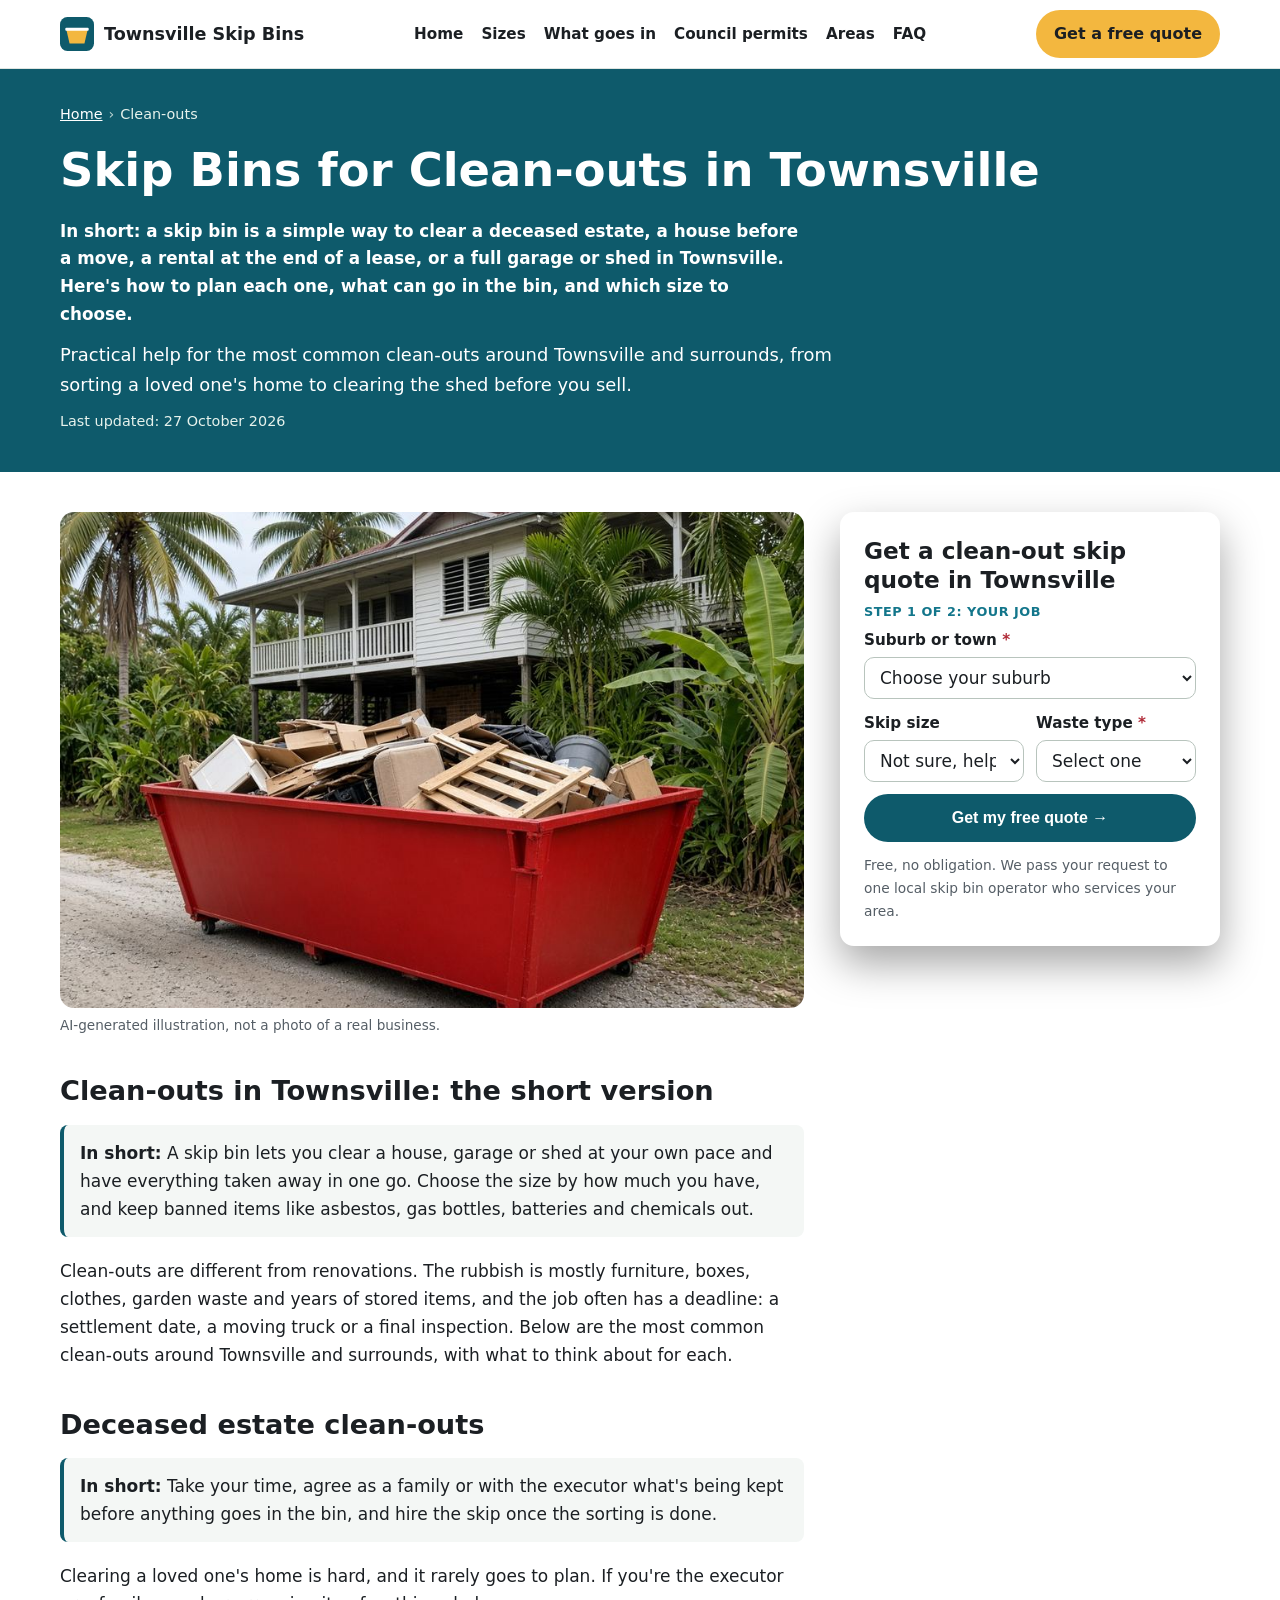
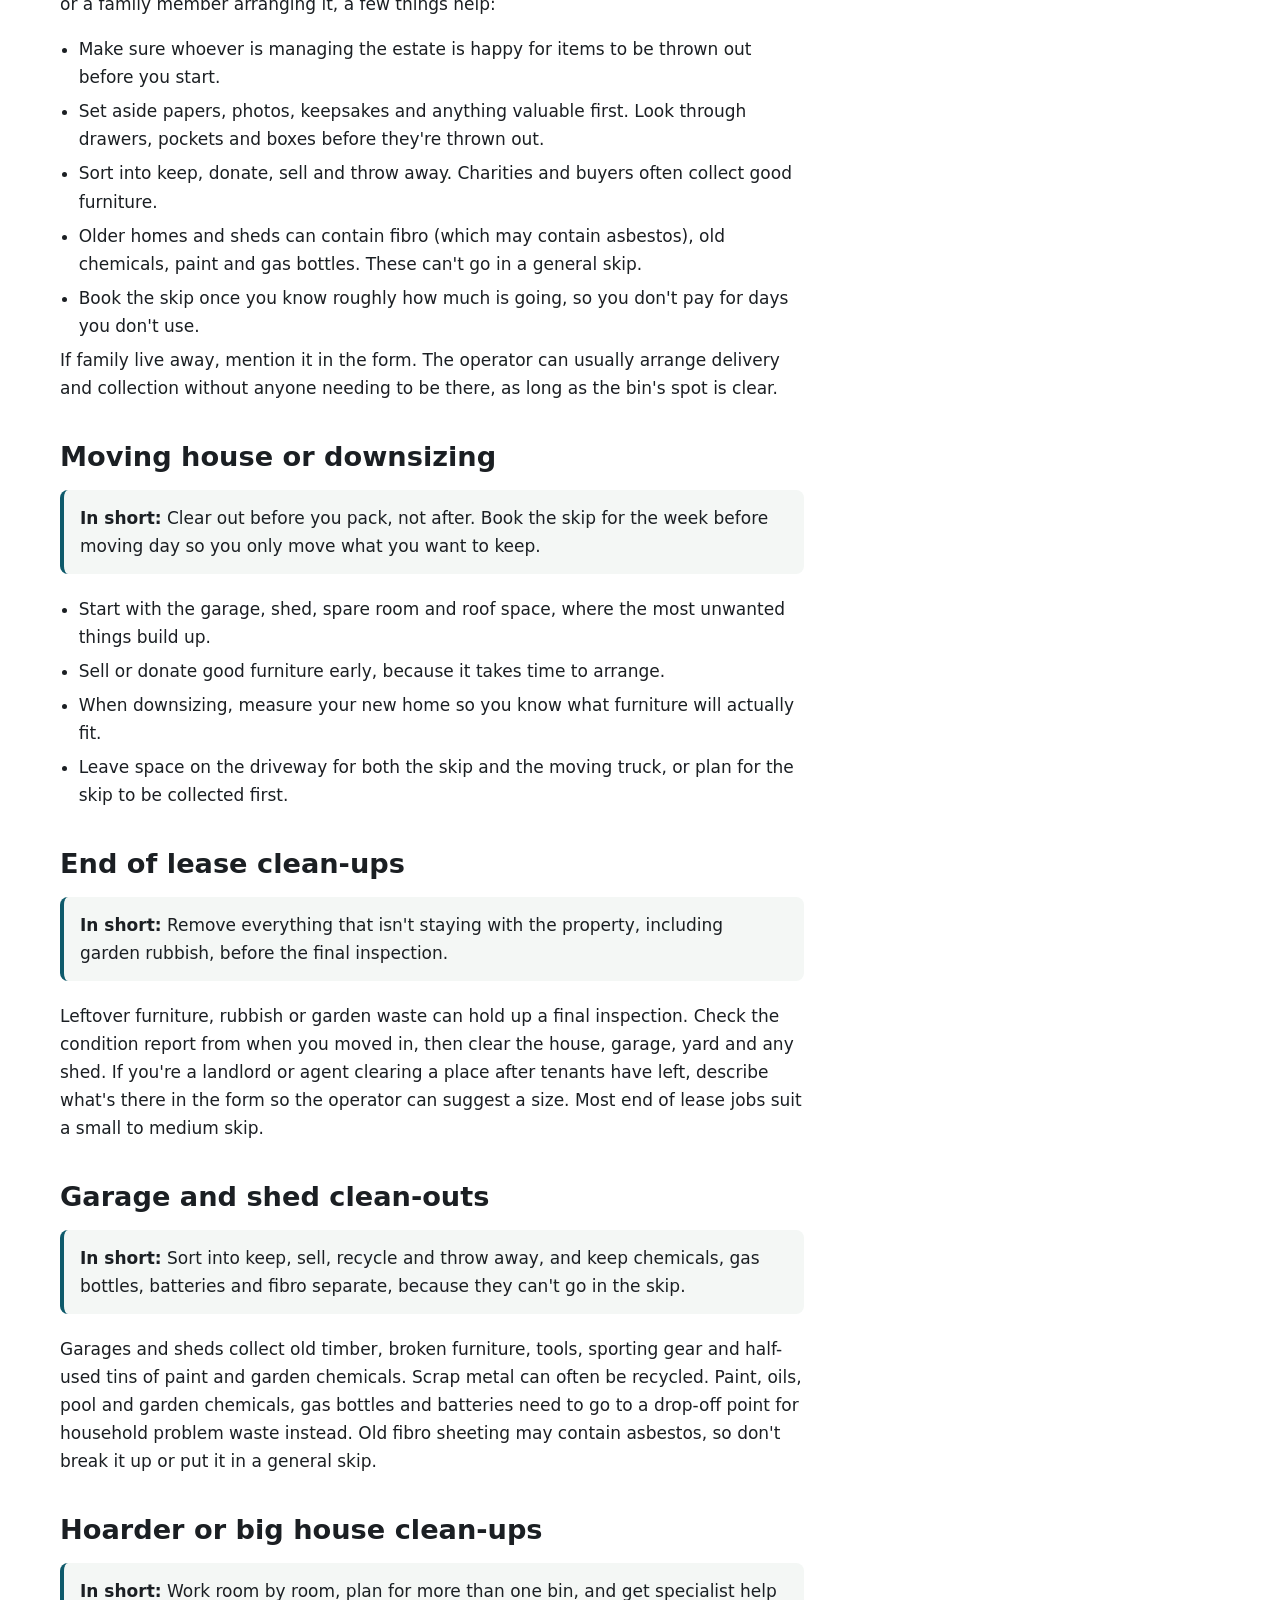
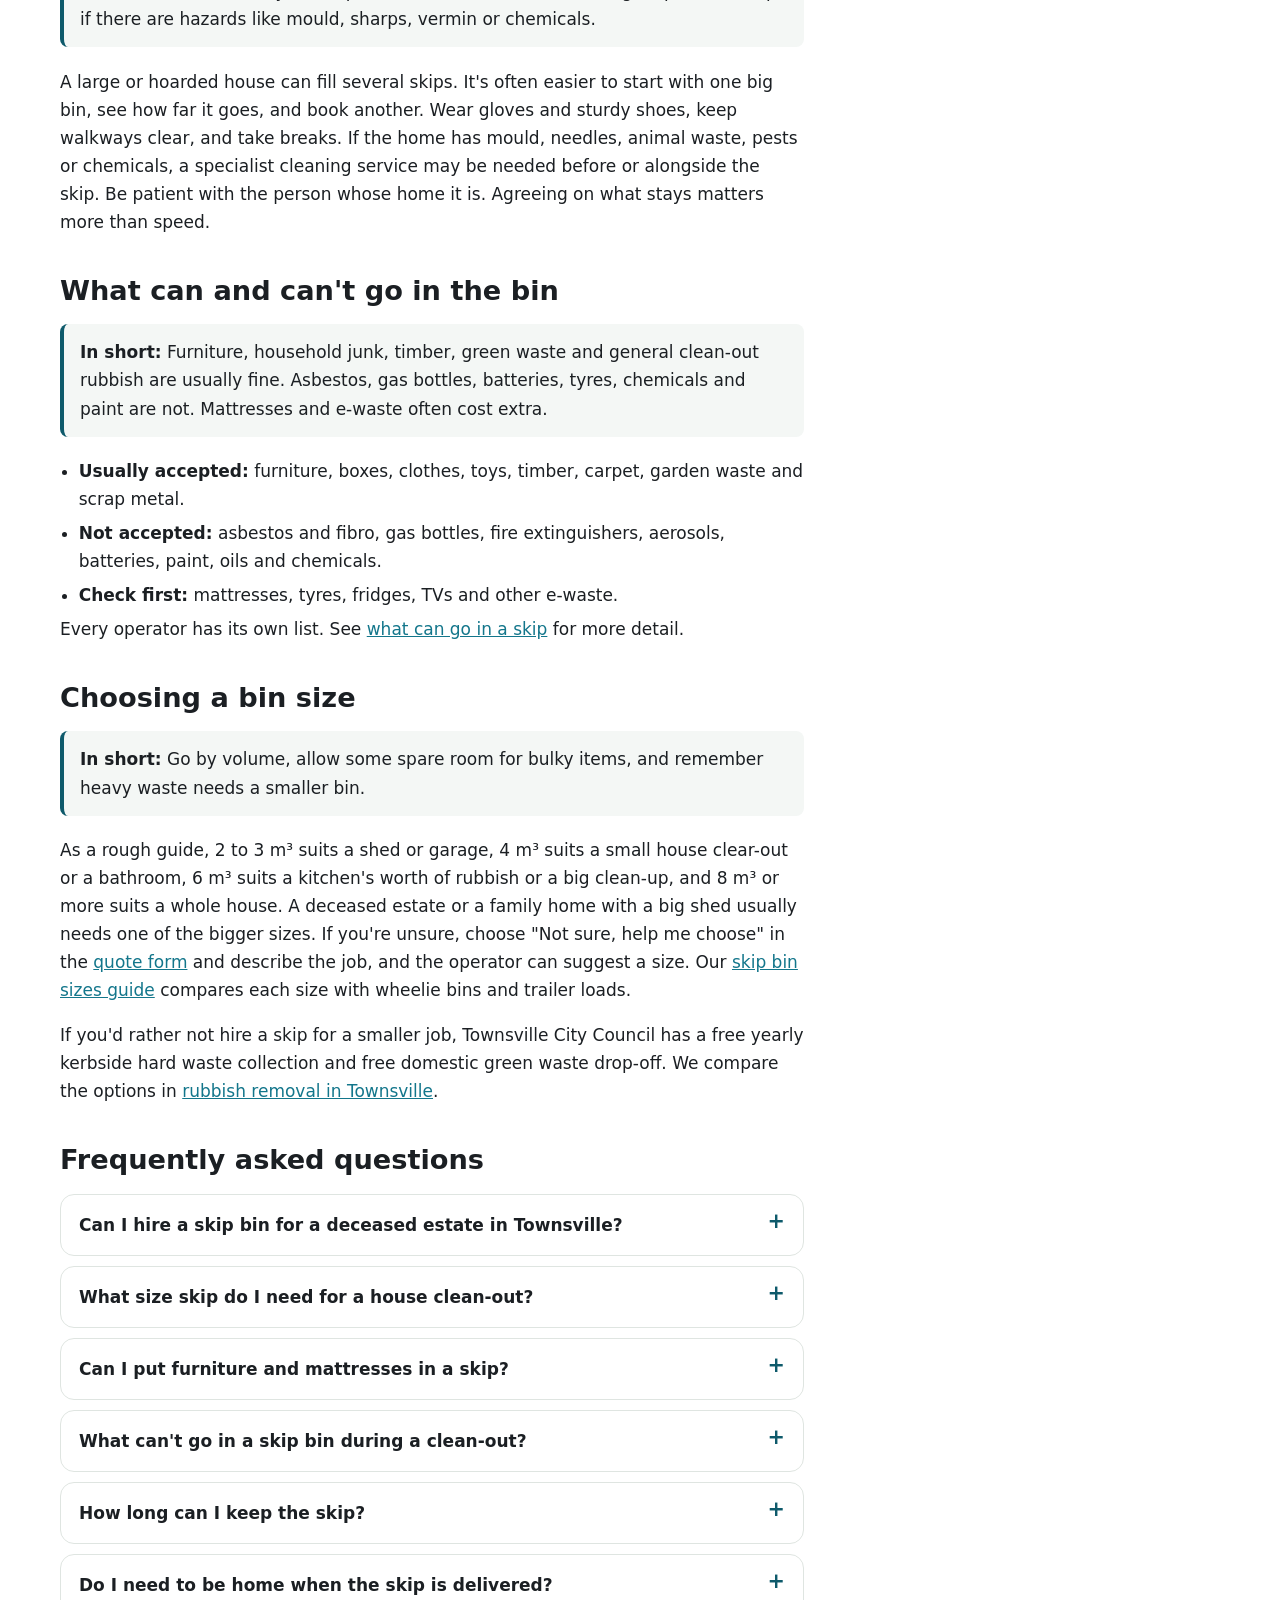
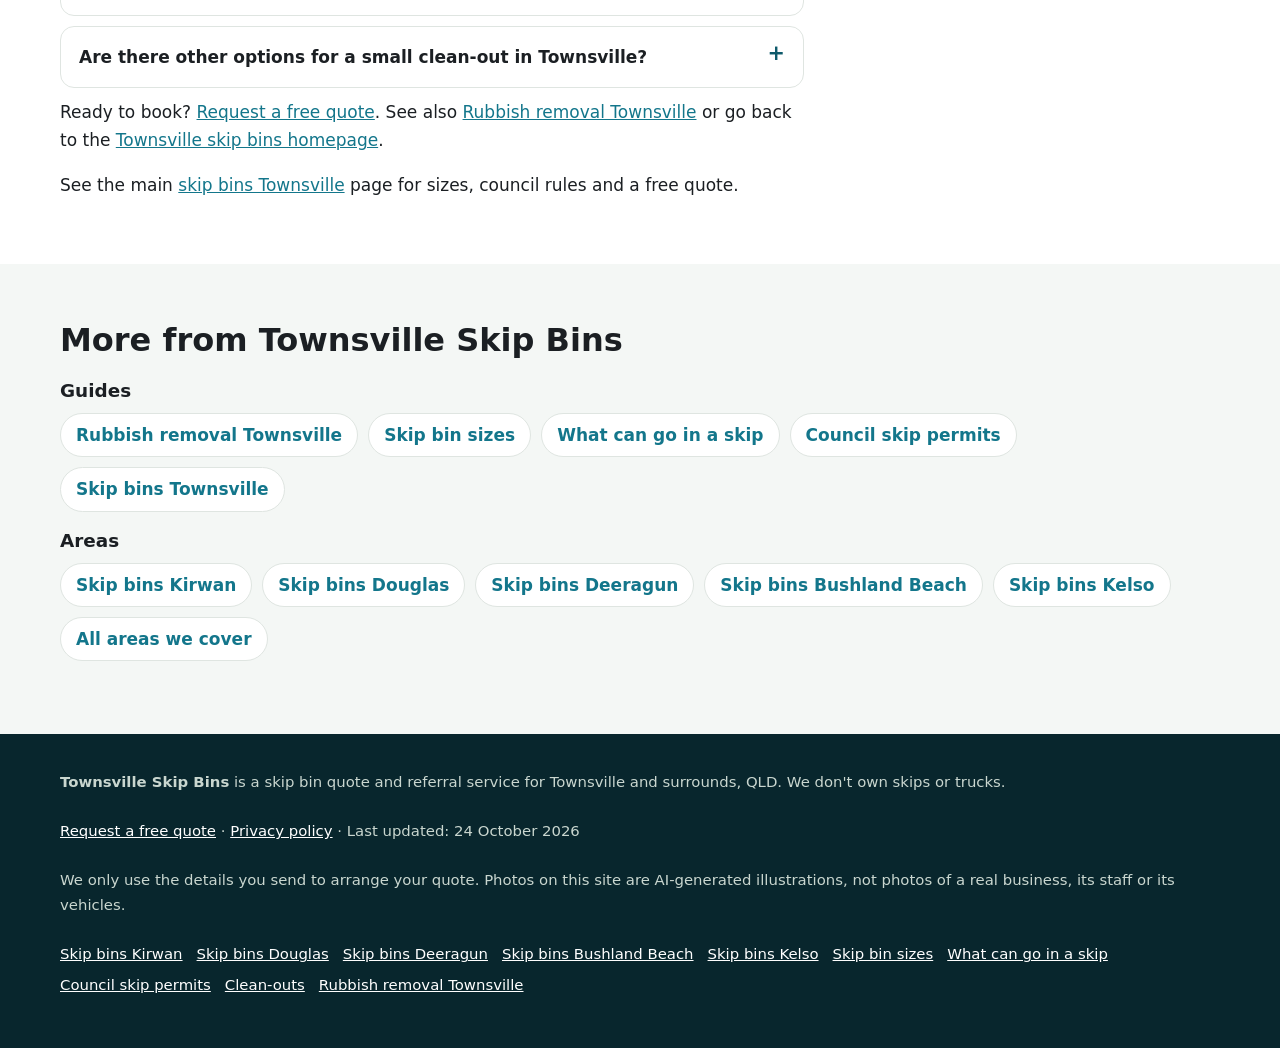
<file: clean-outs/index.html>
<!doctype html>
<html lang="en-AU">
<head>
<meta charset="utf-8">
<!-- Search Console verification meta tag goes here once the property is created -->
<meta name="viewport" content="width=device-width, initial-scale=1">
<title>Skip Bins for Clean-outs in Townsville | Deceased Estates, Moving &amp; Garages</title>
<meta name="description" content="Skip bins for clean-outs in Townsville: deceased estates, moving house, downsizing, end of lease, garages, sheds and big house clean-ups. Sizes, what goes in, and a free quote.">
<link rel="canonical" href="https://townsvilleskipbins.com/clean-outs/">
<link rel="icon" href="/favicon.svg" type="image/svg+xml">
<meta name="theme-color" content="#0e5a6b">
<meta property="og:type" content="article">
<meta property="og:locale" content="en_AU">
<meta property="og:site_name" content="Townsville Skip Bins">
<meta property="og:title" content="Skip Bins for Clean-outs in Townsville | Deceased Estates, Moving &amp; Garages">
<meta property="og:description" content="Skip bins for clean-outs in Townsville: deceased estates, moving house, downsizing, end of lease, garages, sheds and big house clean-ups. Sizes, what goes in, and a free quote.">
<meta property="og:url" content="https://townsvilleskipbins.com/clean-outs/">
<meta property="og:image" content="https://townsvilleskipbins.com/img/card-home.jpg">
<meta name="twitter:card" content="summary_large_image">
<script>document.documentElement.classList.add('js')</script>
<link rel="stylesheet" href="/styles.css">

<!-- Google tag (gtag.js) -->
<script async src="https://www.googletagmanager.com/gtag/js?id=G-PF54L7E9ZY"></script>
<script>
  window.dataLayer = window.dataLayer || [];
  function gtag(){dataLayer.push(arguments);}
  gtag('js', new Date());
  gtag('config', 'G-PF54L7E9ZY');
</script>

<script type="application/ld+json">
{
 "@context": "https://schema.org",
 "@type": "WebPage",
 "@id": "https://townsvilleskipbins.com/clean-outs/#webpage",
 "url": "https://townsvilleskipbins.com/clean-outs/",
 "name": "Skip Bins for Clean-outs in Townsville | Deceased Estates, Moving & Garages",
 "description": "Skip bins for clean-outs in Townsville: deceased estates, moving house, downsizing, end of lease, garages, sheds and big house clean-ups. Sizes, what goes in, and a free quote.",
 "inLanguage": "en-AU",
 "dateModified": "2026-10-27",
 "isPartOf": {
  "@id": "https://townsvilleskipbins.com/#website"
 }
}
</script>
<script type="application/ld+json">
{
 "@context": "https://schema.org",
 "@type": "BreadcrumbList",
 "itemListElement": [
  {
   "@type": "ListItem",
   "position": 1,
   "name": "Home",
   "item": "https://townsvilleskipbins.com/"
  },
  {
   "@type": "ListItem",
   "position": 2,
   "name": "Clean-outs",
   "item": "https://townsvilleskipbins.com/clean-outs/"
  }
 ]
}
</script>
<script type="application/ld+json">
{
 "@context": "https://schema.org",
 "@type": "Service",
 "@id": "https://townsvilleskipbins.com/clean-outs/#service",
 "name": "Skip bins for clean-outs in Townsville",
 "serviceType": "Skip bin hire",
 "description": "Skip bins for clean-outs in Townsville: deceased estates, moving house, downsizing, end of lease, garages, sheds and big house clean-ups. Sizes, what goes in, and a free quote.",
 "url": "https://townsvilleskipbins.com/clean-outs/",
 "provider": {
  "@type": "Organization",
  "name": "Townsville Skip Bins",
  "url": "https://townsvilleskipbins.com/"
 },
 "areaServed": [
  {
   "@type": "Place",
   "name": "Townsville, QLD"
  }
 ]
}
</script>
<script type="application/ld+json">
{
 "@context": "https://schema.org",
 "@type": "FAQPage",
 "mainEntity": [
  {
   "@type": "Question",
   "name": "Can I hire a skip bin for a deceased estate in Townsville?",
   "acceptedAnswer": {
    "@type": "Answer",
    "text": "Yes. A skip is a common way to clear a deceased estate. Agree with the executor or family what's being kept before anything goes in, and tell the operator if no one will be at the property for delivery or collection."
   }
  },
  {
   "@type": "Question",
   "name": "What size skip do I need for a house clean-out?",
   "acceptedAnswer": {
    "@type": "Answer",
    "text": "As a rough guide, 2 to 3 m³ suits a shed or garage, 4 m³ suits a small house clear-out or a bathroom, 6 m³ suits a kitchen's worth of rubbish or a big clean-up, and 8 m³ or more suits a whole house. A deceased estate or a family home with a big shed usually needs one of the bigger sizes."
   }
  },
  {
   "@type": "Question",
   "name": "Can I put furniture and mattresses in a skip?",
   "acceptedAnswer": {
    "@type": "Answer",
    "text": "Furniture is usually fine. Many operators accept mattresses for an extra fee, and some don't take them. List them in the quote form so the operator can confirm."
   }
  },
  {
   "@type": "Question",
   "name": "What can't go in a skip bin during a clean-out?",
   "acceptedAnswer": {
    "@type": "Answer",
    "text": "Asbestos and fibro, gas bottles, fire extinguishers, aerosols, batteries, tyres, paint, oils and chemicals. Fridges, TVs and other e-waste may be refused or cost extra."
   }
  },
  {
   "@type": "Question",
   "name": "How long can I keep the skip?",
   "acceptedAnswer": {
    "@type": "Answer",
    "text": "Hire periods differ between operators. Most include a set number of days and charge for extra days. Tell the operator your dates when you request a quote."
   }
  },
  {
   "@type": "Question",
   "name": "Do I need to be home when the skip is delivered?",
   "acceptedAnswer": {
    "@type": "Answer",
    "text": "Usually not, as long as the spot for the bin is clear and the operator knows exactly where to put it. Add delivery notes in the form."
   }
  },
  {
   "@type": "Question",
   "name": "Are there other options for a small clean-out in Townsville?",
   "acceptedAnswer": {
    "@type": "Answer",
    "text": "For a small amount, booking Townsville City Council's free yearly kerbside hard waste collection, or taking it to the Stuart Waste Facility yourself, may be enough. Our rubbish removal guide compares the options."
   }
  }
 ]
}
</script>
</head>
<body>
<a class="skip-link" href="#main">Skip to content</a>

<header class="site-header">
  <div class="wrap">
    <a class="brand" href="/" aria-label="Townsville Skip Bins home">
      <svg viewBox="0 0 64 64" aria-hidden="true"><rect width="64" height="64" rx="14" fill="#0e5a6b"/><path d="M12 24h40l-6 26H18z" fill="#f3b73f"/><rect x="10" y="20" width="44" height="6" rx="2" fill="#fff"/></svg>
      Townsville Skip Bins
    </a>
    <nav class="nav" aria-label="Main">
      <a href="/">Home</a>
      <a href="/skip-bin-sizes/">Sizes</a>
      <a href="/what-can-go-in-a-skip/">What goes in</a>
      <a href="/skip-bin-council-permit/">Council permits</a>
      <a href="/#areas">Areas</a>
      <a href="/#faq">FAQ</a>
    </nav>
    <a class="btn btn-call header-call" href="#quote">Get a free quote</a>
  </div>
</header>

<main id="main">
<section class="page-hero" aria-labelledby="h1">
  <div class="wrap">
    <nav class="crumbs" aria-label="Breadcrumb"><ol><li><a href="https://townsvilleskipbins.com/">Home</a></li><li aria-current="page">Clean-outs</li></ol></nav>
    <h1 id="h1">Skip Bins for Clean-outs in Townsville</h1>
    <p class="summary">In short: a skip bin is a simple way to clear a deceased estate, a house before a move, a rental at the end of a lease, or a full garage or shed in Townsville. Here&#x27;s how to plan each one, what can go in the bin, and which size to choose.</p>
    <p class="lead">Practical help for the most common clean-outs around Townsville and surrounds, from sorting a loved one&#x27;s home to clearing the shed before you sell.</p>
    <p class="updated">Last updated: 27 October 2026</p>
  </div>
</section>
<div class="wrap page-grid">
  <article class="page-body">
<figure><img src="/img/card-home.jpg" width="900" height="600" style="aspect-ratio:3/2;object-fit:cover" alt="Illustration of a red skip bin outside a highset house during a clean-out" decoding="async"><figcaption>AI-generated illustration, not a photo of a real business.</figcaption></figure>
<h2>Clean-outs in Townsville: the short version</h2>
<p class="callout"><strong>In short:</strong> A skip bin lets you clear a house, garage or shed at your own pace and have everything taken away in one go. Choose the size by how much you have, and keep banned items like asbestos, gas bottles, batteries and chemicals out.</p><p>Clean-outs are different from renovations. The rubbish is mostly furniture, boxes, clothes, garden waste and years of stored items, and the job often has a deadline: a settlement date, a moving truck or a final inspection. Below are the most common clean-outs around Townsville and surrounds, with what to think about for each.</p>
<h2>Deceased estate clean-outs</h2>
<p class="callout"><strong>In short:</strong> Take your time, agree as a family or with the executor what's being kept before anything goes in the bin, and hire the skip once the sorting is done.</p><p>Clearing a loved one's home is hard, and it rarely goes to plan. If you're the executor or a family member arranging it, a few things help:</p><ul class="clean"><li>Make sure whoever is managing the estate is happy for items to be thrown out before you start.</li><li>Set aside papers, photos, keepsakes and anything valuable first. Look through drawers, pockets and boxes before they're thrown out.</li><li>Sort into keep, donate, sell and throw away. Charities and buyers often collect good furniture.</li><li>Older homes and sheds can contain fibro (which may contain asbestos), old chemicals, paint and gas bottles. These can't go in a general skip.</li><li>Book the skip once you know roughly how much is going, so you don't pay for days you don't use.</li></ul><p>If family live away, mention it in the form. The operator can usually arrange delivery and collection without anyone needing to be there, as long as the bin's spot is clear.</p>
<h2>Moving house or downsizing</h2>
<p class="callout"><strong>In short:</strong> Clear out before you pack, not after. Book the skip for the week before moving day so you only move what you want to keep.</p><ul class="clean"><li>Start with the garage, shed, spare room and roof space, where the most unwanted things build up.</li><li>Sell or donate good furniture early, because it takes time to arrange.</li><li>When downsizing, measure your new home so you know what furniture will actually fit.</li><li>Leave space on the driveway for both the skip and the moving truck, or plan for the skip to be collected first.</li></ul>
<h2>End of lease clean-ups</h2>
<p class="callout"><strong>In short:</strong> Remove everything that isn't staying with the property, including garden rubbish, before the final inspection.</p><p>Leftover furniture, rubbish or garden waste can hold up a final inspection. Check the condition report from when you moved in, then clear the house, garage, yard and any shed. If you're a landlord or agent clearing a place after tenants have left, describe what's there in the form so the operator can suggest a size. Most end of lease jobs suit a small to medium skip.</p>
<h2>Garage and shed clean-outs</h2>
<p class="callout"><strong>In short:</strong> Sort into keep, sell, recycle and throw away, and keep chemicals, gas bottles, batteries and fibro separate, because they can't go in the skip.</p><p>Garages and sheds collect old timber, broken furniture, tools, sporting gear and half-used tins of paint and garden chemicals. Scrap metal can often be recycled. Paint, oils, pool and garden chemicals, gas bottles and batteries need to go to a drop-off point for household problem waste instead. Old fibro sheeting may contain asbestos, so don't break it up or put it in a general skip.</p>
<h2>Hoarder or big house clean-ups</h2>
<p class="callout"><strong>In short:</strong> Work room by room, plan for more than one bin, and get specialist help if there are hazards like mould, sharps, vermin or chemicals.</p><p>A large or hoarded house can fill several skips. It's often easier to start with one big bin, see how far it goes, and book another. Wear gloves and sturdy shoes, keep walkways clear, and take breaks. If the home has mould, needles, animal waste, pests or chemicals, a specialist cleaning service may be needed before or alongside the skip. Be patient with the person whose home it is. Agreeing on what stays matters more than speed.</p>
<h2>What can and can&#x27;t go in the bin</h2>
<p class="callout"><strong>In short:</strong> Furniture, household junk, timber, green waste and general clean-out rubbish are usually fine. Asbestos, gas bottles, batteries, tyres, chemicals and paint are not. Mattresses and e-waste often cost extra.</p><ul class="clean"><li><strong>Usually accepted:</strong> furniture, boxes, clothes, toys, timber, carpet, garden waste and scrap metal.</li><li><strong>Not accepted:</strong> asbestos and fibro, gas bottles, fire extinguishers, aerosols, batteries, paint, oils and chemicals.</li><li><strong>Check first:</strong> mattresses, tyres, fridges, TVs and other e-waste.</li></ul><p>Every operator has its own list. See <a href="/what-can-go-in-a-skip/">what can go in a skip</a> for more detail.</p>
<h2>Choosing a bin size</h2>
<p class="callout"><strong>In short:</strong> Go by volume, allow some spare room for bulky items, and remember heavy waste needs a smaller bin.</p><p>As a rough guide, 2 to 3 m³ suits a shed or garage, 4 m³ suits a small house clear-out or a bathroom, 6 m³ suits a kitchen's worth of rubbish or a big clean-up, and 8 m³ or more suits a whole house. A deceased estate or a family home with a big shed usually needs one of the bigger sizes. If you're unsure, choose "Not sure, help me choose" in the <a href="#quote">quote form</a> and describe the job, and the operator can suggest a size. Our <a href="/skip-bin-sizes/">skip bin sizes guide</a> compares each size with wheelie bins and trailer loads.</p><p>If you'd rather not hire a skip for a smaller job, Townsville City Council has a free yearly kerbside hard waste collection and free domestic green waste drop-off. We compare the options in <a href="/rubbish-removal-townsville/">rubbish removal in Townsville</a>.</p>
<h2 id="faq-h">Frequently asked questions</h2>
<details><summary>Can I hire a skip bin for a deceased estate in Townsville?</summary><p>Yes. A skip is a common way to clear a deceased estate. Agree with the executor or family what&#x27;s being kept before anything goes in, and tell the operator if no one will be at the property for delivery or collection.</p></details><details><summary>What size skip do I need for a house clean-out?</summary><p>As a rough guide, 2 to 3 m³ suits a shed or garage, 4 m³ suits a small house clear-out or a bathroom, 6 m³ suits a kitchen&#x27;s worth of rubbish or a big clean-up, and 8 m³ or more suits a whole house. A deceased estate or a family home with a big shed usually needs one of the bigger sizes.</p></details><details><summary>Can I put furniture and mattresses in a skip?</summary><p>Furniture is usually fine. Many operators accept mattresses for an extra fee, and some don&#x27;t take them. List them in the quote form so the operator can confirm.</p></details><details><summary>What can&#x27;t go in a skip bin during a clean-out?</summary><p>Asbestos and fibro, gas bottles, fire extinguishers, aerosols, batteries, tyres, paint, oils and chemicals. Fridges, TVs and other e-waste may be refused or cost extra.</p></details><details><summary>How long can I keep the skip?</summary><p>Hire periods differ between operators. Most include a set number of days and charge for extra days. Tell the operator your dates when you request a quote.</p></details><details><summary>Do I need to be home when the skip is delivered?</summary><p>Usually not, as long as the spot for the bin is clear and the operator knows exactly where to put it. Add delivery notes in the form.</p></details><details><summary>Are there other options for a small clean-out in Townsville?</summary><p>For a small amount, booking Townsville City Council&#x27;s free yearly kerbside hard waste collection, or taking it to the Stuart Waste Facility yourself, may be enough. Our rubbish removal guide compares the options.</p></details>
<p>Ready to book? <a href="#quote">Request a free quote</a>. See also <a href="/rubbish-removal-townsville/">Rubbish removal Townsville</a> or go back to the <a href="/">Townsville skip bins homepage</a>.</p>

<p class="home-link">See the main <a href="/">skip bins Townsville</a> page for sizes, council rules and a free quote.</p>
  </article>
  <aside class="page-aside">
    <div class="hero-form-card" id="quote">
      <h2 id="quote-h">Get a clean-out skip quote in Townsville</h2>
      <form class="quote-form two-step" id="quote-form" action="https://formsubmit.co/quotes@townsvilleskipbins.com" method="post" novalidate>
        <input type="hidden" name="_subject" value="New quote request – townsvilleskipbins.com">
        <input type="hidden" name="_captcha" value="true">
        <input type="hidden" name="_template" value="table">
        <input type="hidden" name="_next" value="https://townsvilleskipbins.com/thanks.html?lead=1">
        <input type="hidden" name="_autoresponse" value="Thanks for your skip bin request. We&#x27;ve received it and are passing it to a local operator, who&#x27;ll be in touch shortly with availability and a price.">
        <input type="text" name="_honey" style="display:none" tabindex="-1" autocomplete="off" aria-hidden="true">
        <input type="hidden" name="source" value="townsvilleskipbins.com">
        <input type="hidden" name="page" value="/clean-outs/">
        <fieldset class="step step-1">
          <legend class="step-label">Step 1 of 2: your job</legend>
          <div class="full"><label for="suburb">Suburb or town <span class="req" aria-hidden="true">*</span></label>
            <select id="suburb" name="suburb" required><option value="">Choose your suburb</option><option>Townsville City</option><option>North Ward</option><option>South Townsville</option><option>Railway Estate</option><option>Hermit Park</option><option>Mundingburra</option><option>Aitkenvale</option><option>Annandale</option><option>Douglas</option><option>Kirwan</option><option>Thuringowa Central</option><option>Condon</option><option>Rasmussen</option><option>Kelso</option><option>Deeragun</option><option>Bushland Beach</option><option>Burdell</option><option>Mount Low</option><option>Idalia</option><option>Cranbrook</option><option>Heatley</option><option>Garbutt</option><option>Wulguru</option><option>Stuart</option><option value="Other">Other (tell us below)</option></select></div>
          <div class="full other-wrap"><label for="suburb_other">Other suburb or town</label><input id="suburb_other" name="suburb_other" type="text" autocomplete="address-level2"></div>
          <div><label for="size">Skip size</label>
            <select id="size" name="skip_size"><option value="Not sure">Not sure, help me choose</option><option>Skip bag (about 1 m³)</option><option>2 m³</option><option>3 m³</option><option>4 m³</option><option>6 m³</option><option>8 m³</option><option>9 m³</option><option>10–12 m³</option><option>Larger / hook-lift</option></select></div>
          <div><label for="waste">Waste type <span class="req" aria-hidden="true">*</span></label>
            <select id="waste" name="waste_type" required><option value="">Select one</option><option>General household</option><option>Green waste</option><option>Mixed renovation / building</option><option>Soil, concrete or bricks</option><option>Mixed, not sure</option><option>May contain asbestos</option></select></div>
          <div class="full js-only"><button class="btn btn-primary btn-block" type="button" id="to-step-2">Get my free quote →</button></div>
          <p class="microcopy full">Free, no obligation. We pass your request to one local skip bin operator who services your area.</p>
          <p class="form-error full" id="step1-error" role="alert" hidden>Please choose your suburb and waste type.</p>
        </fieldset>
        <fieldset class="step step-2" id="step-2">
          <legend class="step-label">Step 2 of 2: your details</legend>
          <div><label for="name">Name <span class="req" aria-hidden="true">*</span></label><input id="name" name="name" type="text" autocomplete="name" required></div>
          <div><label for="phone">Phone <span class="req" aria-hidden="true">*</span></label><input id="phone" name="phone" type="tel" autocomplete="tel" inputmode="tel" required></div>
          <div><label for="email">Email</label><input id="email" name="email" type="email" autocomplete="email"></div>
          <div><label for="date">Delivery date</label><input id="date" name="preferred_date" type="date"></div>
          <div class="full"><label for="message">Anything else?</label><textarea id="message" name="message" rows="2" placeholder="e.g. storm clean-up, highset reno, rental clean-out in Douglas, 7 days"></textarea></div>
          <p class="consent full">By sending this form you agree we can share your details with one local skip bin operator so they can quote for your job. See our <a href="/privacy.html">privacy policy</a>.</p>
          <div class="full step2-actions"><button class="btn btn-primary" type="submit">Send my quote request</button><button class="btn-link js-only" type="button" id="back-1">← Back</button></div>
        </fieldset>
      </form>
    </div>
  </aside>
</div>
<section class="alt" aria-labelledby="more-h">
  <div class="wrap">
    <h2 id="more-h">More from Townsville Skip Bins</h2>
    <h3>Guides</h3>
    <ul class="link-list"><li><a href="/rubbish-removal-townsville/">Rubbish removal Townsville</a></li><li><a href="/skip-bin-sizes/">Skip bin sizes</a></li><li><a href="/what-can-go-in-a-skip/">What can go in a skip</a></li><li><a href="/skip-bin-council-permit/">Council skip permits</a></li><li><a href="/">Skip bins Townsville</a></li></ul>
    <h3>Areas</h3>
    <ul class="link-list"><li><a href="/skip-bins-kirwan/">Skip bins Kirwan</a></li><li><a href="/skip-bins-douglas/">Skip bins Douglas</a></li><li><a href="/skip-bins-deeragun/">Skip bins Deeragun</a></li><li><a href="/skip-bins-bushland-beach/">Skip bins Bushland Beach</a></li><li><a href="/skip-bins-kelso/">Skip bins Kelso</a></li><li><a href="/#areas">All areas we cover</a></li></ul>
  </div>
</section>
</main>

<footer class="site-footer">
  <div class="wrap">
    <p><strong>Townsville Skip Bins</strong> is a skip bin quote and referral service for Townsville and surrounds, QLD. We don't own skips or trucks.</p>
    <p><a href="#quote">Request a free quote</a> · <a href="/privacy.html">Privacy policy</a> · Last updated: 24 October 2026</p>
    <p>We only use the details you send to arrange your quote. Photos on this site are AI-generated illustrations, not photos of a real business, its staff or its vehicles.</p>
    <p class="footer-links"><a href="/skip-bins-kirwan/">Skip bins Kirwan</a> <a href="/skip-bins-douglas/">Skip bins Douglas</a> <a href="/skip-bins-deeragun/">Skip bins Deeragun</a> <a href="/skip-bins-bushland-beach/">Skip bins Bushland Beach</a> <a href="/skip-bins-kelso/">Skip bins Kelso</a> <a href="/skip-bin-sizes/">Skip bin sizes</a> <a href="/what-can-go-in-a-skip/">What can go in a skip</a> <a href="/skip-bin-council-permit/">Council skip permits</a> <a href="/clean-outs/">Clean-outs</a> <a href="/rubbish-removal-townsville/">Rubbish removal Townsville</a></p>
  </div>
</footer>

<div class="mobile-call" aria-label="Quick contact">
  <a class="btn btn-call" href="#quote">Get a free quote</a>
</div>
<script src="/form.js" defer></script>
</body>
</html>
</file>
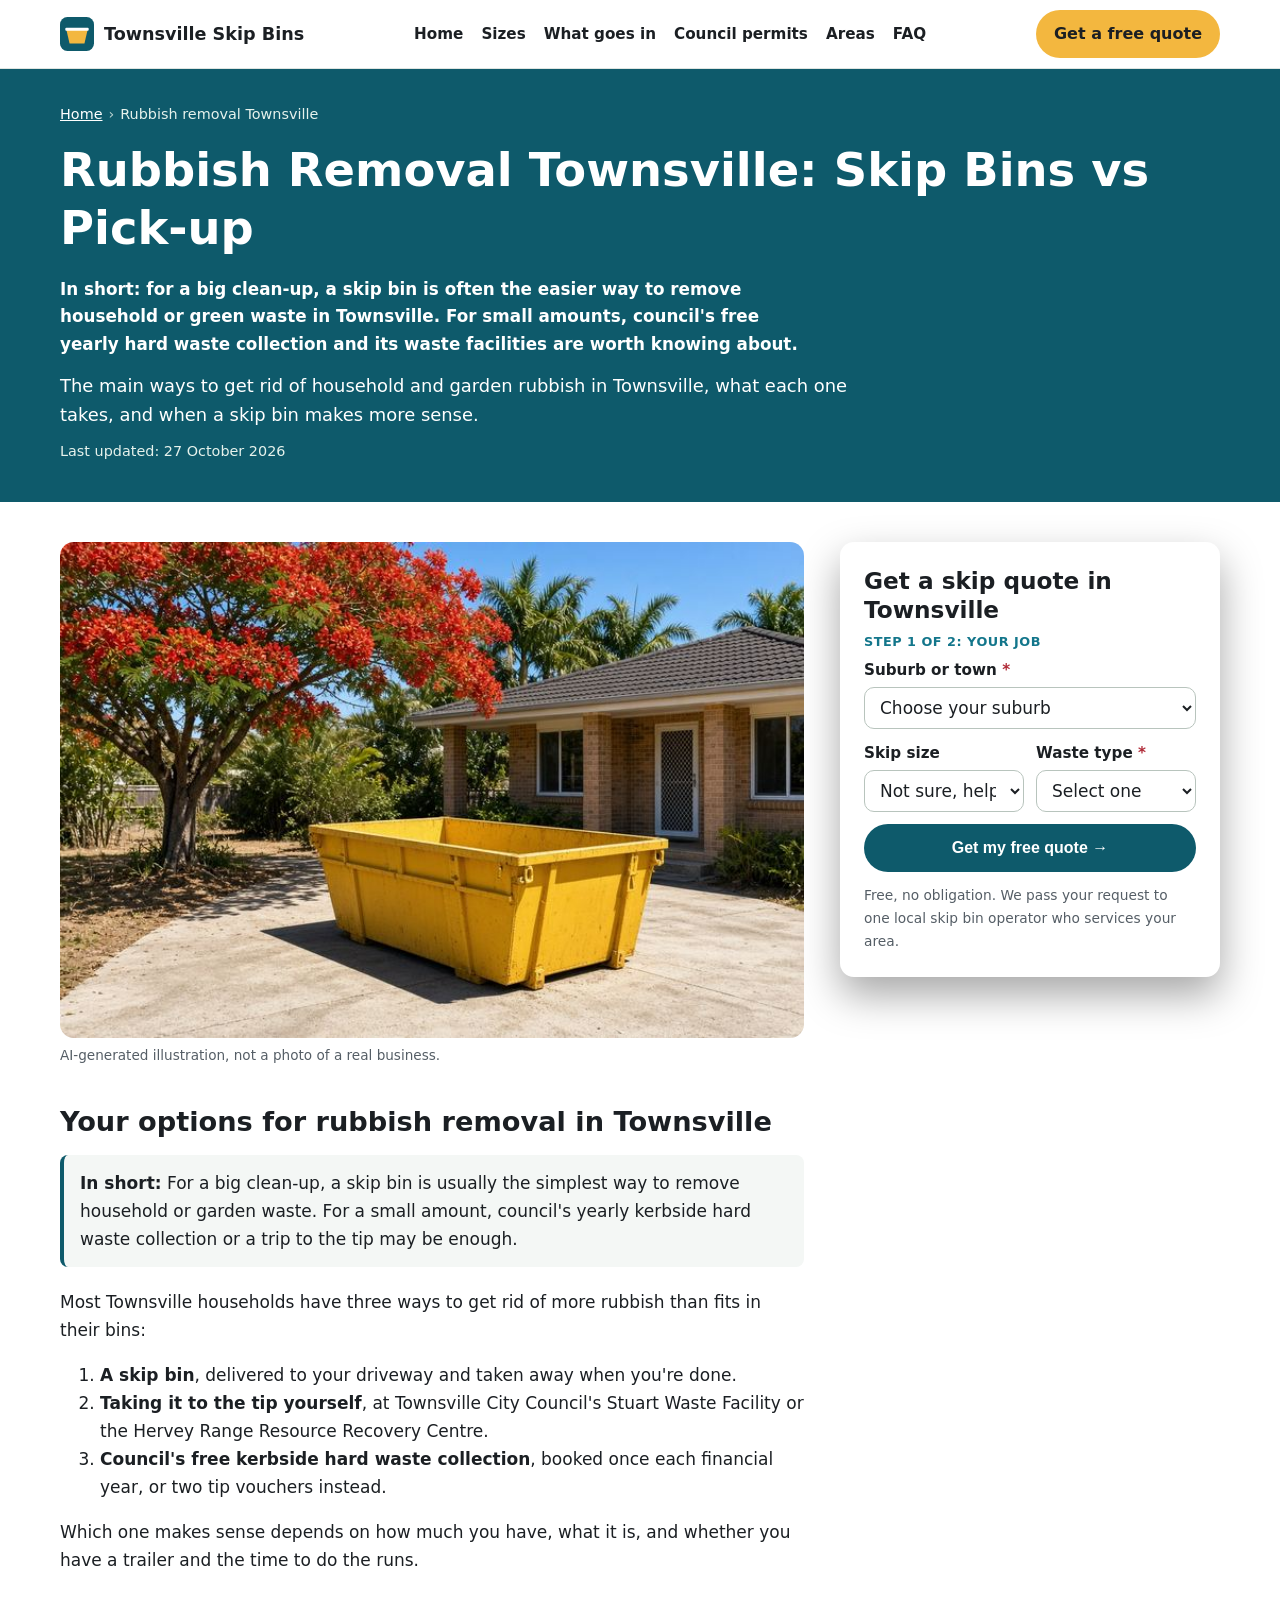
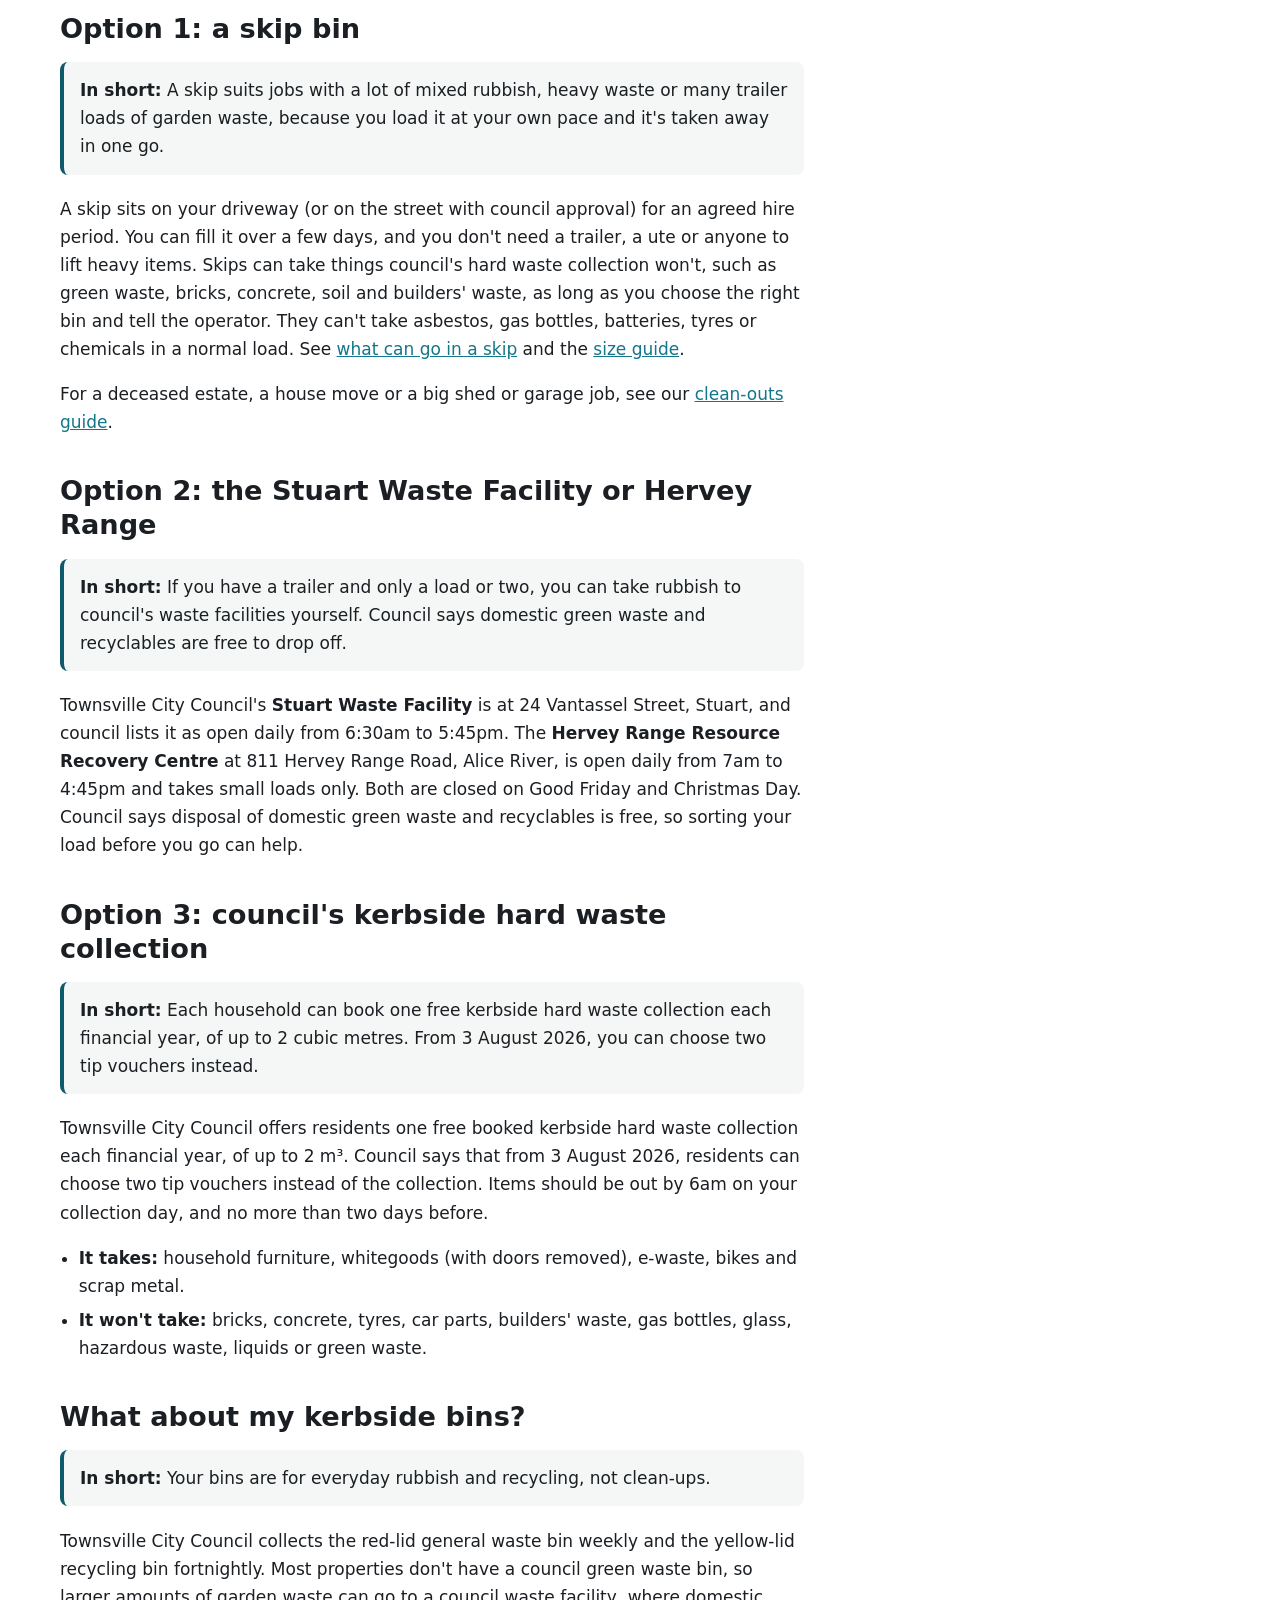
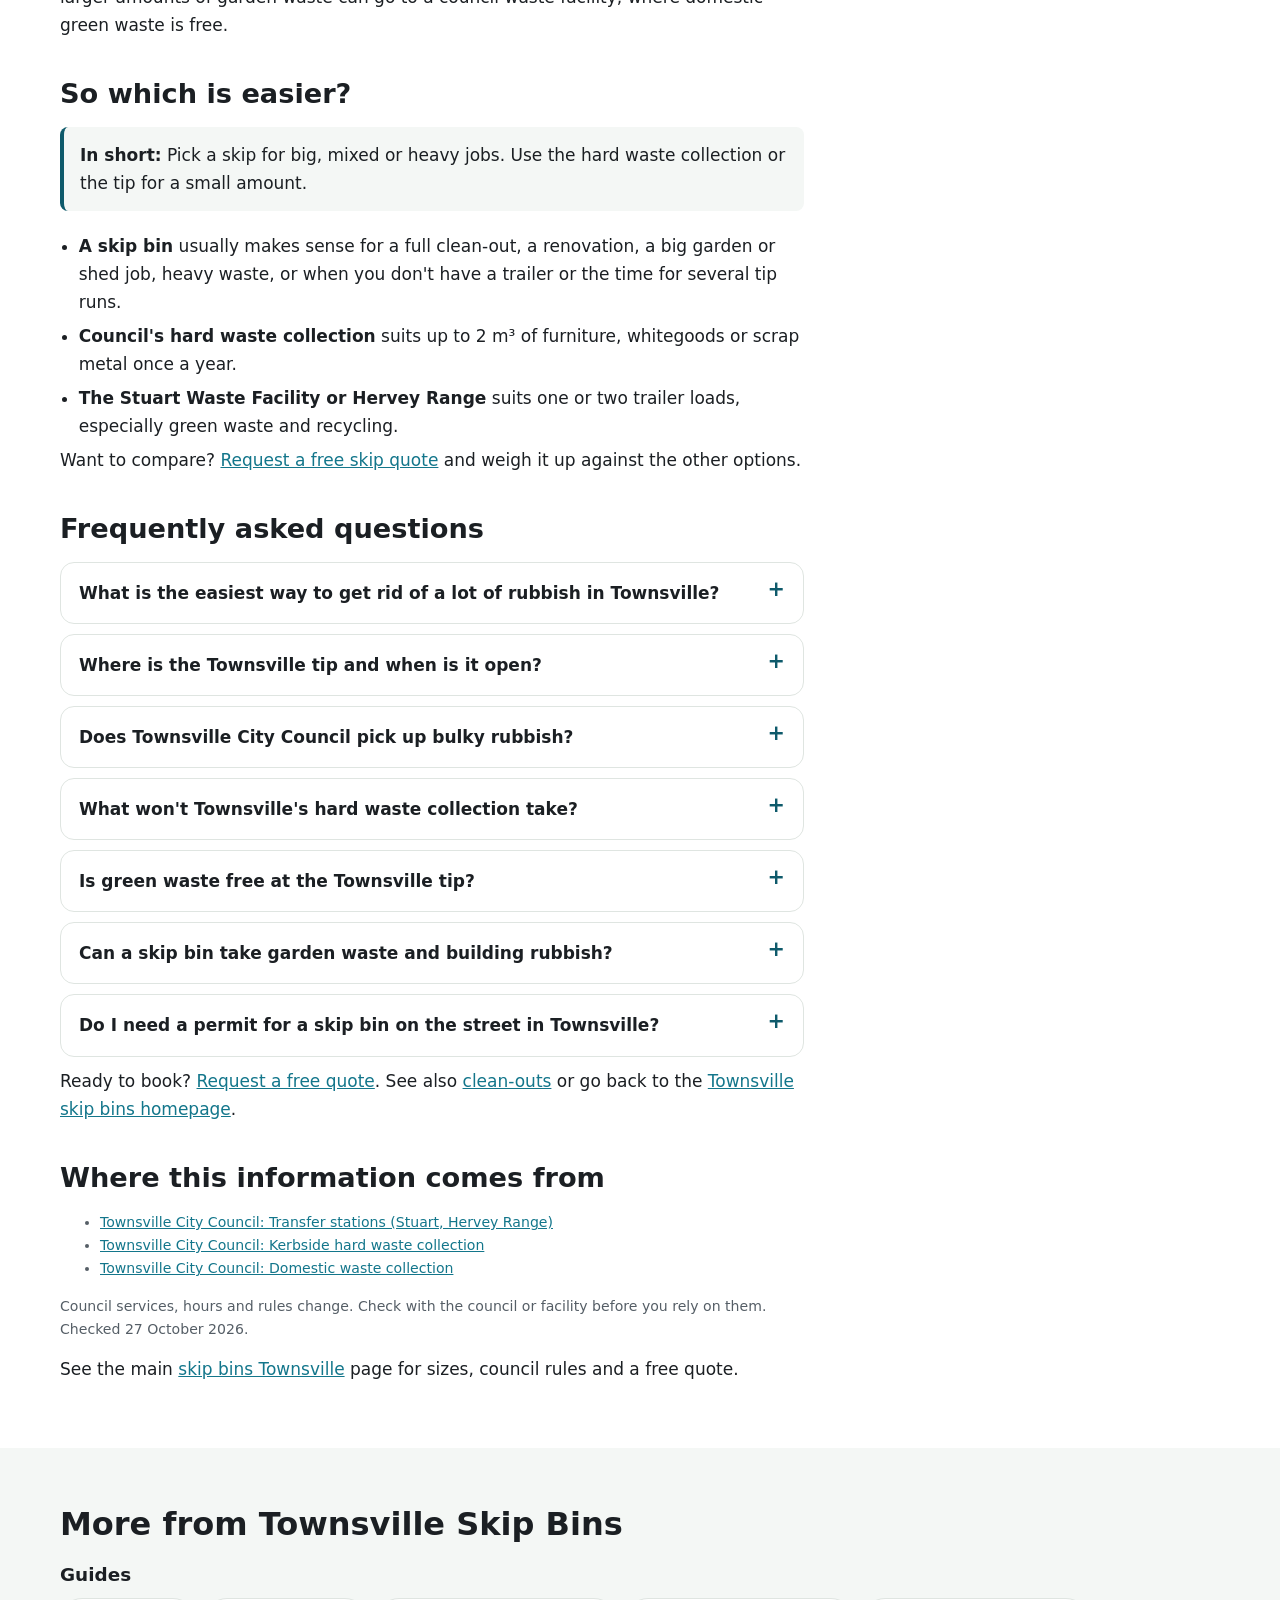
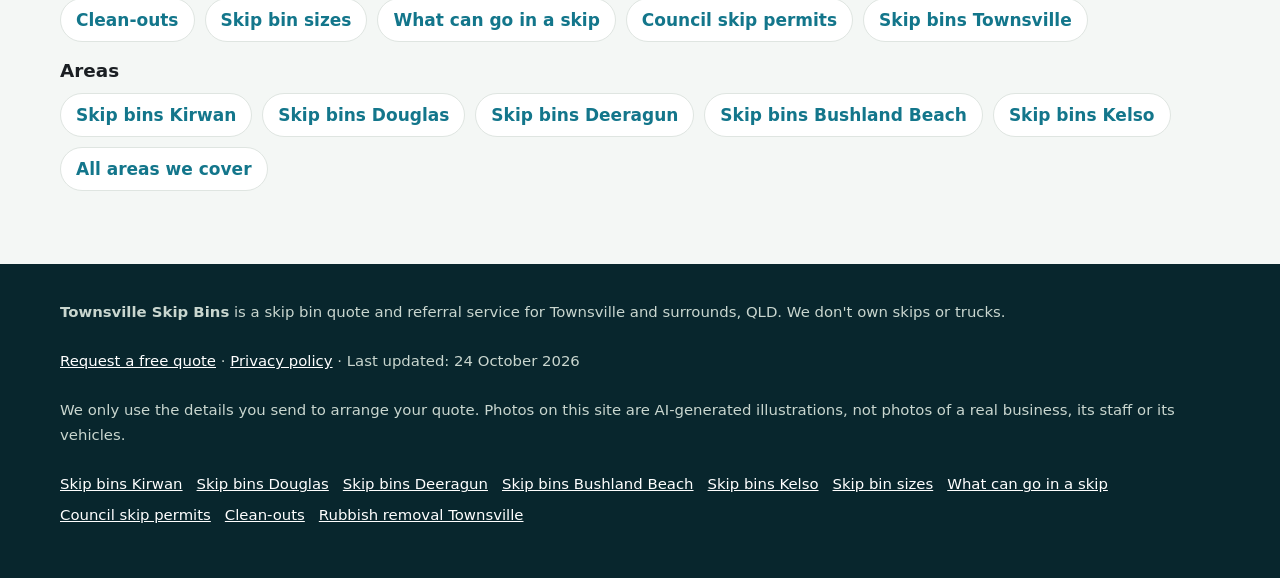
<file: rubbish-removal-townsville/index.html>
<!doctype html>
<html lang="en-AU">
<head>
<meta charset="utf-8">
<!-- Search Console verification meta tag goes here once the property is created -->
<meta name="viewport" content="width=device-width, initial-scale=1">
<title>Rubbish Removal Townsville: Skip Bins vs Pick-up</title>
<meta name="description" content="Rubbish removal in Townsville: compare a skip bin with Townsville City Council&#x27;s free hard waste collection, the Stuart tip and what your bins take. Free skip quote.">
<link rel="canonical" href="https://townsvilleskipbins.com/rubbish-removal-townsville/">
<link rel="icon" href="/favicon.svg" type="image/svg+xml">
<meta name="theme-color" content="#0e5a6b">
<meta property="og:type" content="article">
<meta property="og:locale" content="en_AU">
<meta property="og:site_name" content="Townsville Skip Bins">
<meta property="og:title" content="Rubbish Removal Townsville: Skip Bins vs Pick-up">
<meta property="og:description" content="Rubbish removal in Townsville: compare a skip bin with Townsville City Council&#x27;s free hard waste collection, the Stuart tip and what your bins take. Free skip quote.">
<meta property="og:url" content="https://townsvilleskipbins.com/rubbish-removal-townsville/">
<meta property="og:image" content="https://townsvilleskipbins.com/img/step3.jpg">
<meta name="twitter:card" content="summary_large_image">
<script>document.documentElement.classList.add('js')</script>
<link rel="stylesheet" href="/styles.css">

<!-- Google tag (gtag.js) -->
<script async src="https://www.googletagmanager.com/gtag/js?id=G-PF54L7E9ZY"></script>
<script>
  window.dataLayer = window.dataLayer || [];
  function gtag(){dataLayer.push(arguments);}
  gtag('js', new Date());
  gtag('config', 'G-PF54L7E9ZY');
</script>

<script type="application/ld+json">
{
 "@context": "https://schema.org",
 "@type": "WebPage",
 "@id": "https://townsvilleskipbins.com/rubbish-removal-townsville/#webpage",
 "url": "https://townsvilleskipbins.com/rubbish-removal-townsville/",
 "name": "Rubbish Removal Townsville: Skip Bins vs Pick-up",
 "description": "Rubbish removal in Townsville: compare a skip bin with Townsville City Council's free hard waste collection, the Stuart tip and what your bins take. Free skip quote.",
 "inLanguage": "en-AU",
 "dateModified": "2026-10-27",
 "isPartOf": {
  "@id": "https://townsvilleskipbins.com/#website"
 }
}
</script>
<script type="application/ld+json">
{
 "@context": "https://schema.org",
 "@type": "BreadcrumbList",
 "itemListElement": [
  {
   "@type": "ListItem",
   "position": 1,
   "name": "Home",
   "item": "https://townsvilleskipbins.com/"
  },
  {
   "@type": "ListItem",
   "position": 2,
   "name": "Rubbish removal Townsville",
   "item": "https://townsvilleskipbins.com/rubbish-removal-townsville/"
  }
 ]
}
</script>
<script type="application/ld+json">
{
 "@context": "https://schema.org",
 "@type": "Service",
 "@id": "https://townsvilleskipbins.com/rubbish-removal-townsville/#service",
 "name": "Rubbish removal skip bin quotes in Townsville",
 "serviceType": "Skip bin hire",
 "description": "Rubbish removal in Townsville: compare a skip bin with Townsville City Council's free hard waste collection, the Stuart tip and what your bins take. Free skip quote.",
 "url": "https://townsvilleskipbins.com/rubbish-removal-townsville/",
 "provider": {
  "@type": "Organization",
  "name": "Townsville Skip Bins",
  "url": "https://townsvilleskipbins.com/"
 },
 "areaServed": [
  {
   "@type": "Place",
   "name": "Townsville, QLD"
  }
 ]
}
</script>
<script type="application/ld+json">
{
 "@context": "https://schema.org",
 "@type": "FAQPage",
 "mainEntity": [
  {
   "@type": "Question",
   "name": "What is the easiest way to get rid of a lot of rubbish in Townsville?",
   "acceptedAnswer": {
    "@type": "Answer",
    "text": "It depends on how much you have and what it is. For one or two loads, a trailer run to the Stuart Waste Facility or the Hervey Range Resource Recovery Centre may be enough. For a big clean-out, heavy waste or many loads, a skip bin is often the easier option, because you load it at your own pace and it's taken away in one trip."
   }
  },
  {
   "@type": "Question",
   "name": "Where is the Townsville tip and when is it open?",
   "acceptedAnswer": {
    "@type": "Answer",
    "text": "Townsville City Council's Stuart Waste Facility is at 24 Vantassel Street, Stuart, open daily from 6:30am to 5:45pm. The Hervey Range Resource Recovery Centre at 811 Hervey Range Road, Alice River, is open daily from 7am to 4:45pm for small loads. Both are closed on Good Friday and Christmas Day."
   }
  },
  {
   "@type": "Question",
   "name": "Does Townsville City Council pick up bulky rubbish?",
   "acceptedAnswer": {
    "@type": "Answer",
    "text": "Yes. Each household can book one free kerbside hard waste collection each financial year, of up to 2 cubic metres. Council says that from 3 August 2026 you can choose two tip vouchers instead."
   }
  },
  {
   "@type": "Question",
   "name": "What won't Townsville's hard waste collection take?",
   "acceptedAnswer": {
    "@type": "Answer",
    "text": "Council lists bricks, concrete, tyres, car parts, builders' waste, gas bottles, glass, hazardous waste, liquids and green waste as not accepted. A skip bin is one way to deal with green waste and building rubbish."
   }
  },
  {
   "@type": "Question",
   "name": "Is green waste free at the Townsville tip?",
   "acceptedAnswer": {
    "@type": "Answer",
    "text": "Council says disposal of domestic green waste and recyclables is free at its waste facilities."
   }
  },
  {
   "@type": "Question",
   "name": "Can a skip bin take garden waste and building rubbish?",
   "acceptedAnswer": {
    "@type": "Answer",
    "text": "Usually, yes, which is one reason people choose a skip. Heavy waste such as soil, concrete and bricks normally needs a smaller bin with a weight limit, and asbestos can never go in a general skip. Tell the operator what you have when you request a quote."
   }
  },
  {
   "@type": "Question",
   "name": "Do I need a permit for a skip bin on the street in Townsville?",
   "acceptedAnswer": {
    "@type": "Answer",
    "text": "A skip wholly on your own property generally doesn't need council approval. A skip on the road, footpath or verge usually needs approval from Townsville City Council. See our council skip permits guide for details."
   }
  }
 ]
}
</script>
</head>
<body>
<a class="skip-link" href="#main">Skip to content</a>

<header class="site-header">
  <div class="wrap">
    <a class="brand" href="/" aria-label="Townsville Skip Bins home">
      <svg viewBox="0 0 64 64" aria-hidden="true"><rect width="64" height="64" rx="14" fill="#0e5a6b"/><path d="M12 24h40l-6 26H18z" fill="#f3b73f"/><rect x="10" y="20" width="44" height="6" rx="2" fill="#fff"/></svg>
      Townsville Skip Bins
    </a>
    <nav class="nav" aria-label="Main">
      <a href="/">Home</a>
      <a href="/skip-bin-sizes/">Sizes</a>
      <a href="/what-can-go-in-a-skip/">What goes in</a>
      <a href="/skip-bin-council-permit/">Council permits</a>
      <a href="/#areas">Areas</a>
      <a href="/#faq">FAQ</a>
    </nav>
    <a class="btn btn-call header-call" href="#quote">Get a free quote</a>
  </div>
</header>

<main id="main">
<section class="page-hero" aria-labelledby="h1">
  <div class="wrap">
    <nav class="crumbs" aria-label="Breadcrumb"><ol><li><a href="https://townsvilleskipbins.com/">Home</a></li><li aria-current="page">Rubbish removal Townsville</li></ol></nav>
    <h1 id="h1">Rubbish Removal Townsville: Skip Bins vs Pick-up</h1>
    <p class="summary">In short: for a big clean-up, a skip bin is often the easier way to remove household or green waste in Townsville. For small amounts, council&#x27;s free yearly hard waste collection and its waste facilities are worth knowing about.</p>
    <p class="lead">The main ways to get rid of household and garden rubbish in Townsville, what each one takes, and when a skip bin makes more sense.</p>
    <p class="updated">Last updated: 27 October 2026</p>
  </div>
</section>
<div class="wrap page-grid">
  <article class="page-body">
<figure><img src="/img/step3.jpg" width="900" height="600" style="aspect-ratio:3/2;object-fit:cover" alt="Illustration of a yellow skip bin under a flowering poinciana beside a brick home" decoding="async"><figcaption>AI-generated illustration, not a photo of a real business.</figcaption></figure>
<h2>Your options for rubbish removal in Townsville</h2>
<p class="callout"><strong>In short:</strong> For a big clean-up, a skip bin is usually the simplest way to remove household or garden waste. For a small amount, council's yearly kerbside hard waste collection or a trip to the tip may be enough.</p><p>Most Townsville households have three ways to get rid of more rubbish than fits in their bins:</p><ol><li><strong>A skip bin</strong>, delivered to your driveway and taken away when you're done.</li><li><strong>Taking it to the tip yourself</strong>, at Townsville City Council's Stuart Waste Facility or the Hervey Range Resource Recovery Centre.</li><li><strong>Council's free kerbside hard waste collection</strong>, booked once each financial year, or two tip vouchers instead.</li></ol><p>Which one makes sense depends on how much you have, what it is, and whether you have a trailer and the time to do the runs.</p>
<h2>Option 1: a skip bin</h2>
<p class="callout"><strong>In short:</strong> A skip suits jobs with a lot of mixed rubbish, heavy waste or many trailer loads of garden waste, because you load it at your own pace and it's taken away in one go.</p><p>A skip sits on your driveway (or on the street with council approval) for an agreed hire period. You can fill it over a few days, and you don't need a trailer, a ute or anyone to lift heavy items. Skips can take things council's hard waste collection won't, such as green waste, bricks, concrete, soil and builders' waste, as long as you choose the right bin and tell the operator. They can't take asbestos, gas bottles, batteries, tyres or chemicals in a normal load. See <a href="/what-can-go-in-a-skip/">what can go in a skip</a> and the <a href="/skip-bin-sizes/">size guide</a>.</p><p>For a deceased estate, a house move or a big shed or garage job, see our <a href="/clean-outs/">clean-outs guide</a>.</p>
<h2>Option 2: the Stuart Waste Facility or Hervey Range</h2>
<p class="callout"><strong>In short:</strong> If you have a trailer and only a load or two, you can take rubbish to council's waste facilities yourself. Council says domestic green waste and recyclables are free to drop off.</p><p>Townsville City Council's <strong>Stuart Waste Facility</strong> is at 24 Vantassel Street, Stuart, and council lists it as open daily from 6:30am to 5:45pm. The <strong>Hervey Range Resource Recovery Centre</strong> at 811 Hervey Range Road, Alice River, is open daily from 7am to 4:45pm and takes small loads only. Both are closed on Good Friday and Christmas Day. Council says disposal of domestic green waste and recyclables is free, so sorting your load before you go can help.</p>
<h2>Option 3: council&#x27;s kerbside hard waste collection</h2>
<p class="callout"><strong>In short:</strong> Each household can book one free kerbside hard waste collection each financial year, of up to 2 cubic metres. From 3 August 2026, you can choose two tip vouchers instead.</p><p>Townsville City Council offers residents one free booked kerbside hard waste collection each financial year, of up to 2 m³. Council says that from 3 August 2026, residents can choose two tip vouchers instead of the collection. Items should be out by 6am on your collection day, and no more than two days before.</p><ul class="clean"><li><strong>It takes:</strong> household furniture, whitegoods (with doors removed), e-waste, bikes and scrap metal.</li><li><strong>It won't take:</strong> bricks, concrete, tyres, car parts, builders' waste, gas bottles, glass, hazardous waste, liquids or green waste.</li></ul>
<h2>What about my kerbside bins?</h2>
<p class="callout"><strong>In short:</strong> Your bins are for everyday rubbish and recycling, not clean-ups.</p><p>Townsville City Council collects the red-lid general waste bin weekly and the yellow-lid recycling bin fortnightly. Most properties don't have a council green waste bin, so larger amounts of garden waste can go to a council waste facility, where domestic green waste is free.</p>
<h2>So which is easier?</h2>
<p class="callout"><strong>In short:</strong> Pick a skip for big, mixed or heavy jobs. Use the hard waste collection or the tip for a small amount.</p><ul class="clean"><li><strong>A skip bin</strong> usually makes sense for a full clean-out, a renovation, a big garden or shed job, heavy waste, or when you don't have a trailer or the time for several tip runs.</li><li><strong>Council's hard waste collection</strong> suits up to 2 m³ of furniture, whitegoods or scrap metal once a year.</li><li><strong>The Stuart Waste Facility or Hervey Range</strong> suits one or two trailer loads, especially green waste and recycling.</li></ul><p>Want to compare? <a href="#quote">Request a free skip quote</a> and weigh it up against the other options.</p>
<h2 id="faq-h">Frequently asked questions</h2>
<details><summary>What is the easiest way to get rid of a lot of rubbish in Townsville?</summary><p>It depends on how much you have and what it is. For one or two loads, a trailer run to the Stuart Waste Facility or the Hervey Range Resource Recovery Centre may be enough. For a big clean-out, heavy waste or many loads, a skip bin is often the easier option, because you load it at your own pace and it&#x27;s taken away in one trip.</p></details><details><summary>Where is the Townsville tip and when is it open?</summary><p>Townsville City Council&#x27;s Stuart Waste Facility is at 24 Vantassel Street, Stuart, open daily from 6:30am to 5:45pm. The Hervey Range Resource Recovery Centre at 811 Hervey Range Road, Alice River, is open daily from 7am to 4:45pm for small loads. Both are closed on Good Friday and Christmas Day.</p></details><details><summary>Does Townsville City Council pick up bulky rubbish?</summary><p>Yes. Each household can book one free kerbside hard waste collection each financial year, of up to 2 cubic metres. Council says that from 3 August 2026 you can choose two tip vouchers instead.</p></details><details><summary>What won&#x27;t Townsville&#x27;s hard waste collection take?</summary><p>Council lists bricks, concrete, tyres, car parts, builders&#x27; waste, gas bottles, glass, hazardous waste, liquids and green waste as not accepted. A skip bin is one way to deal with green waste and building rubbish.</p></details><details><summary>Is green waste free at the Townsville tip?</summary><p>Council says disposal of domestic green waste and recyclables is free at its waste facilities.</p></details><details><summary>Can a skip bin take garden waste and building rubbish?</summary><p>Usually, yes, which is one reason people choose a skip. Heavy waste such as soil, concrete and bricks normally needs a smaller bin with a weight limit, and asbestos can never go in a general skip. Tell the operator what you have when you request a quote.</p></details><details><summary>Do I need a permit for a skip bin on the street in Townsville?</summary><p>A skip wholly on your own property generally doesn&#x27;t need council approval. A skip on the road, footpath or verge usually needs approval from Townsville City Council. See our council skip permits guide for details.</p></details>
<p>Ready to book? <a href="#quote">Request a free quote</a>. See also <a href="/clean-outs/">clean-outs</a> or go back to the <a href="/">Townsville skip bins homepage</a>.</p>
<h2>Where this information comes from</h2>
<ul class="sources"><li><a href="https://www.townsville.qld.gov.au/water-waste-and-environment/waste-and-recycling/transfer-stations" rel="noopener">Townsville City Council: Transfer stations (Stuart, Hervey Range)</a></li><li><a href="https://www.townsville.qld.gov.au/water-waste-and-environment/waste-and-recycling/bin-collection-days/kerbside-collection" rel="noopener">Townsville City Council: Kerbside hard waste collection</a></li><li><a href="https://www.townsville.qld.gov.au/water-waste-and-environment/waste-and-recycling/bin-collection-days/domestic-waste" rel="noopener">Townsville City Council: Domestic waste collection</a></li></ul>
<p class="sources">Council services, hours and rules change. Check with the council or facility before you rely on them. Checked 27 October 2026.</p>

<p class="home-link">See the main <a href="/">skip bins Townsville</a> page for sizes, council rules and a free quote.</p>
  </article>
  <aside class="page-aside">
    <div class="hero-form-card" id="quote">
      <h2 id="quote-h">Get a skip quote in Townsville</h2>
      <form class="quote-form two-step" id="quote-form" action="https://formsubmit.co/quotes@townsvilleskipbins.com" method="post" novalidate>
        <input type="hidden" name="_subject" value="New quote request – townsvilleskipbins.com">
        <input type="hidden" name="_captcha" value="true">
        <input type="hidden" name="_template" value="table">
        <input type="hidden" name="_next" value="https://townsvilleskipbins.com/thanks.html?lead=1">
        <input type="hidden" name="_autoresponse" value="Thanks for your skip bin request. We&#x27;ve received it and are passing it to a local operator, who&#x27;ll be in touch shortly with availability and a price.">
        <input type="text" name="_honey" style="display:none" tabindex="-1" autocomplete="off" aria-hidden="true">
        <input type="hidden" name="source" value="townsvilleskipbins.com">
        <input type="hidden" name="page" value="/rubbish-removal-townsville/">
        <fieldset class="step step-1">
          <legend class="step-label">Step 1 of 2: your job</legend>
          <div class="full"><label for="suburb">Suburb or town <span class="req" aria-hidden="true">*</span></label>
            <select id="suburb" name="suburb" required><option value="">Choose your suburb</option><option>Townsville City</option><option>North Ward</option><option>South Townsville</option><option>Railway Estate</option><option>Hermit Park</option><option>Mundingburra</option><option>Aitkenvale</option><option>Annandale</option><option>Douglas</option><option>Kirwan</option><option>Thuringowa Central</option><option>Condon</option><option>Rasmussen</option><option>Kelso</option><option>Deeragun</option><option>Bushland Beach</option><option>Burdell</option><option>Mount Low</option><option>Idalia</option><option>Cranbrook</option><option>Heatley</option><option>Garbutt</option><option>Wulguru</option><option>Stuart</option><option value="Other">Other (tell us below)</option></select></div>
          <div class="full other-wrap"><label for="suburb_other">Other suburb or town</label><input id="suburb_other" name="suburb_other" type="text" autocomplete="address-level2"></div>
          <div><label for="size">Skip size</label>
            <select id="size" name="skip_size"><option value="Not sure">Not sure, help me choose</option><option>Skip bag (about 1 m³)</option><option>2 m³</option><option>3 m³</option><option>4 m³</option><option>6 m³</option><option>8 m³</option><option>9 m³</option><option>10–12 m³</option><option>Larger / hook-lift</option></select></div>
          <div><label for="waste">Waste type <span class="req" aria-hidden="true">*</span></label>
            <select id="waste" name="waste_type" required><option value="">Select one</option><option>General household</option><option>Green waste</option><option>Mixed renovation / building</option><option>Soil, concrete or bricks</option><option>Mixed, not sure</option><option>May contain asbestos</option></select></div>
          <div class="full js-only"><button class="btn btn-primary btn-block" type="button" id="to-step-2">Get my free quote →</button></div>
          <p class="microcopy full">Free, no obligation. We pass your request to one local skip bin operator who services your area.</p>
          <p class="form-error full" id="step1-error" role="alert" hidden>Please choose your suburb and waste type.</p>
        </fieldset>
        <fieldset class="step step-2" id="step-2">
          <legend class="step-label">Step 2 of 2: your details</legend>
          <div><label for="name">Name <span class="req" aria-hidden="true">*</span></label><input id="name" name="name" type="text" autocomplete="name" required></div>
          <div><label for="phone">Phone <span class="req" aria-hidden="true">*</span></label><input id="phone" name="phone" type="tel" autocomplete="tel" inputmode="tel" required></div>
          <div><label for="email">Email</label><input id="email" name="email" type="email" autocomplete="email"></div>
          <div><label for="date">Delivery date</label><input id="date" name="preferred_date" type="date"></div>
          <div class="full"><label for="message">Anything else?</label><textarea id="message" name="message" rows="2" placeholder="e.g. storm clean-up, highset reno, rental clean-out in Douglas, 7 days"></textarea></div>
          <p class="consent full">By sending this form you agree we can share your details with one local skip bin operator so they can quote for your job. See our <a href="/privacy.html">privacy policy</a>.</p>
          <div class="full step2-actions"><button class="btn btn-primary" type="submit">Send my quote request</button><button class="btn-link js-only" type="button" id="back-1">← Back</button></div>
        </fieldset>
      </form>
    </div>
  </aside>
</div>
<section class="alt" aria-labelledby="more-h">
  <div class="wrap">
    <h2 id="more-h">More from Townsville Skip Bins</h2>
    <h3>Guides</h3>
    <ul class="link-list"><li><a href="/clean-outs/">Clean-outs</a></li><li><a href="/skip-bin-sizes/">Skip bin sizes</a></li><li><a href="/what-can-go-in-a-skip/">What can go in a skip</a></li><li><a href="/skip-bin-council-permit/">Council skip permits</a></li><li><a href="/">Skip bins Townsville</a></li></ul>
    <h3>Areas</h3>
    <ul class="link-list"><li><a href="/skip-bins-kirwan/">Skip bins Kirwan</a></li><li><a href="/skip-bins-douglas/">Skip bins Douglas</a></li><li><a href="/skip-bins-deeragun/">Skip bins Deeragun</a></li><li><a href="/skip-bins-bushland-beach/">Skip bins Bushland Beach</a></li><li><a href="/skip-bins-kelso/">Skip bins Kelso</a></li><li><a href="/#areas">All areas we cover</a></li></ul>
  </div>
</section>
</main>

<footer class="site-footer">
  <div class="wrap">
    <p><strong>Townsville Skip Bins</strong> is a skip bin quote and referral service for Townsville and surrounds, QLD. We don't own skips or trucks.</p>
    <p><a href="#quote">Request a free quote</a> · <a href="/privacy.html">Privacy policy</a> · Last updated: 24 October 2026</p>
    <p>We only use the details you send to arrange your quote. Photos on this site are AI-generated illustrations, not photos of a real business, its staff or its vehicles.</p>
    <p class="footer-links"><a href="/skip-bins-kirwan/">Skip bins Kirwan</a> <a href="/skip-bins-douglas/">Skip bins Douglas</a> <a href="/skip-bins-deeragun/">Skip bins Deeragun</a> <a href="/skip-bins-bushland-beach/">Skip bins Bushland Beach</a> <a href="/skip-bins-kelso/">Skip bins Kelso</a> <a href="/skip-bin-sizes/">Skip bin sizes</a> <a href="/what-can-go-in-a-skip/">What can go in a skip</a> <a href="/skip-bin-council-permit/">Council skip permits</a> <a href="/clean-outs/">Clean-outs</a> <a href="/rubbish-removal-townsville/">Rubbish removal Townsville</a></p>
  </div>
</footer>

<div class="mobile-call" aria-label="Quick contact">
  <a class="btn btn-call" href="#quote">Get a free quote</a>
</div>
<script src="/form.js" defer></script>
</body>
</html>
</file>
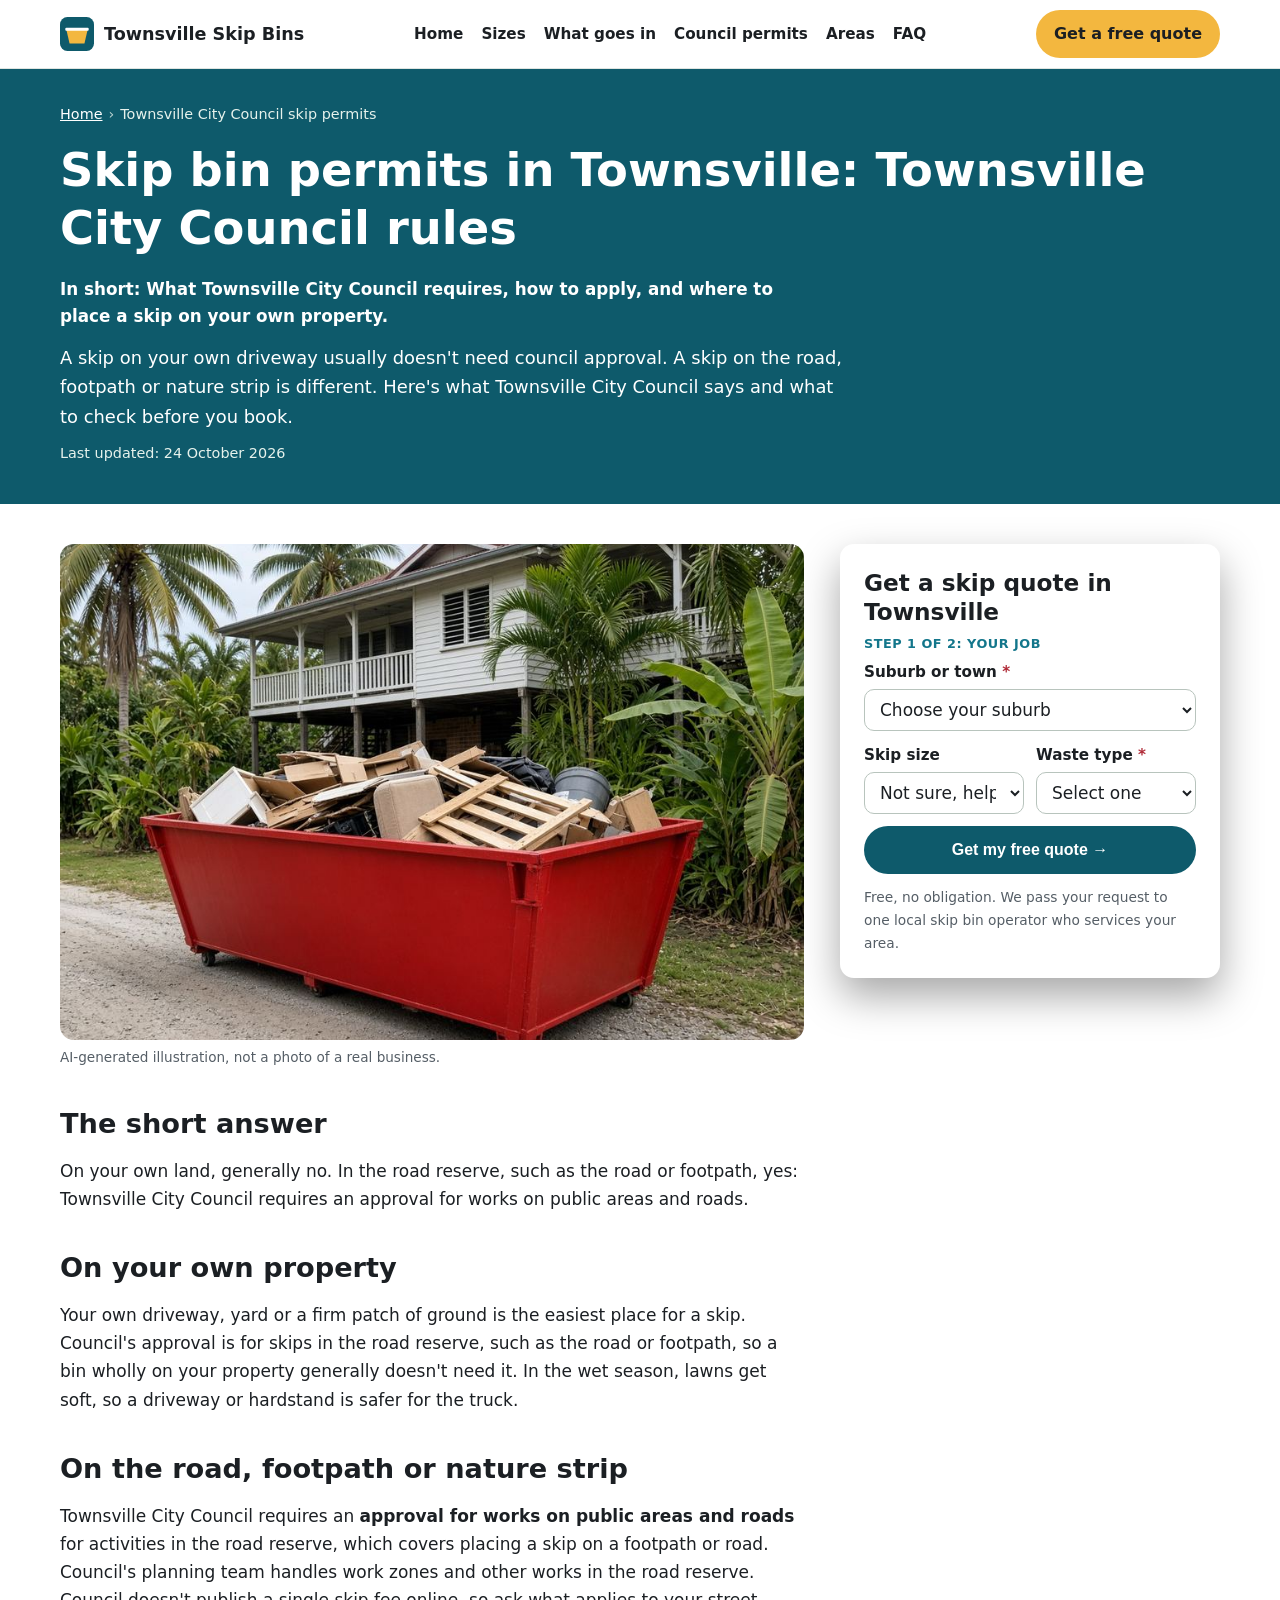
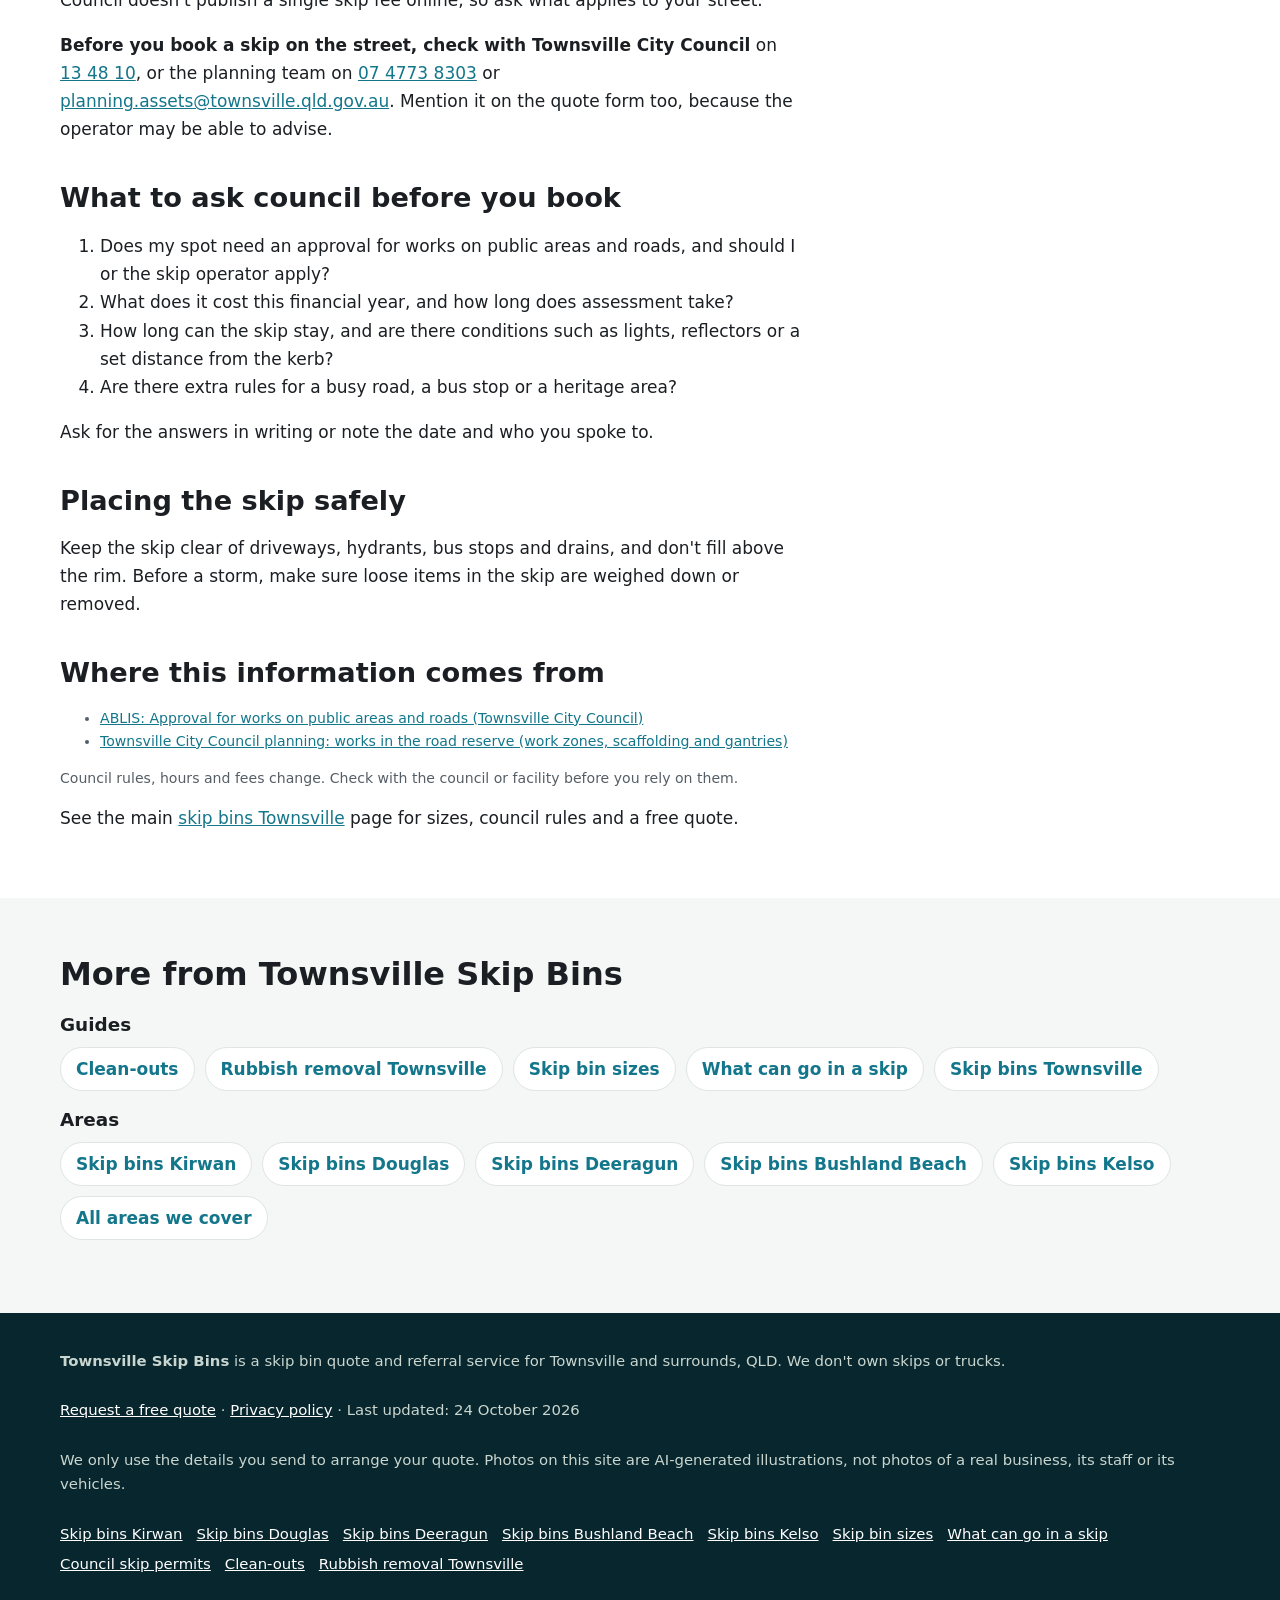
<file: skip-bin-council-permit/index.html>
<!doctype html>
<html lang="en-AU">
<head>
<meta charset="utf-8">
<!-- Search Console verification meta tag goes here once the property is created -->
<meta name="viewport" content="width=device-width, initial-scale=1">
<title>Skip Bin Permit Townsville | Townsville City Council Rules for Skips on the Street</title>
<meta name="description" content="Do you need a permit to put a skip bin on the road in Townsville? What Townsville City Council requires, how to apply, and where to place a skip on your own property.">
<link rel="canonical" href="https://townsvilleskipbins.com/skip-bin-council-permit/">
<link rel="icon" href="/favicon.svg" type="image/svg+xml">
<meta name="theme-color" content="#0e5a6b">
<meta property="og:type" content="article">
<meta property="og:locale" content="en_AU">
<meta property="og:site_name" content="Townsville Skip Bins">
<meta property="og:title" content="Skip Bin Permit Townsville | Townsville City Council Rules for Skips on the Street">
<meta property="og:description" content="Do you need a permit to put a skip bin on the road in Townsville? What Townsville City Council requires, how to apply, and where to place a skip on your own property.">
<meta property="og:url" content="https://townsvilleskipbins.com/skip-bin-council-permit/">
<meta property="og:image" content="https://townsvilleskipbins.com/img/hero.jpg">
<meta name="twitter:card" content="summary_large_image">
<script>document.documentElement.classList.add('js')</script>
<link rel="stylesheet" href="/styles.css">

<!-- Google tag (gtag.js) -->
<script async src="https://www.googletagmanager.com/gtag/js?id=G-PF54L7E9ZY"></script>
<script>
  window.dataLayer = window.dataLayer || [];
  function gtag(){dataLayer.push(arguments);}
  gtag('js', new Date());
  gtag('config', 'G-PF54L7E9ZY');
</script>

<script type="application/ld+json">
{
 "@context": "https://schema.org",
 "@type": "WebPage",
 "@id": "https://townsvilleskipbins.com/skip-bin-council-permit/#webpage",
 "url": "https://townsvilleskipbins.com/skip-bin-council-permit/",
 "name": "Skip Bin Permit Townsville | Townsville City Council Rules for Skips on the Street",
 "description": "Do you need a permit to put a skip bin on the road in Townsville? What Townsville City Council requires, how to apply, and where to place a skip on your own property.",
 "inLanguage": "en-AU",
 "dateModified": "2026-10-24",
 "isPartOf": {
  "@id": "https://townsvilleskipbins.com/#website"
 }
}
</script>
<script type="application/ld+json">
{
 "@context": "https://schema.org",
 "@type": "BreadcrumbList",
 "itemListElement": [
  {
   "@type": "ListItem",
   "position": 1,
   "name": "Home",
   "item": "https://townsvilleskipbins.com/"
  },
  {
   "@type": "ListItem",
   "position": 2,
   "name": "Townsville City Council skip permits",
   "item": "https://townsvilleskipbins.com/skip-bin-council-permit/"
  }
 ]
}
</script>
<script type="application/ld+json">
{
 "@context": "https://schema.org",
 "@type": "Service",
 "@id": "https://townsvilleskipbins.com/skip-bin-council-permit/#service",
 "name": "Skip bin placement advice in Townsville",
 "serviceType": "Skip bin hire",
 "description": "Do you need a permit to put a skip bin on the road in Townsville? What Townsville City Council requires, how to apply, and where to place a skip on your own property.",
 "url": "https://townsvilleskipbins.com/skip-bin-council-permit/",
 "provider": {
  "@type": "Organization",
  "name": "Townsville Skip Bins",
  "url": "https://townsvilleskipbins.com/"
 },
 "areaServed": [
  {
   "@type": "Place",
   "name": "Townsville City Council, QLD"
  }
 ]
}
</script>
</head>
<body>
<a class="skip-link" href="#main">Skip to content</a>

<header class="site-header">
  <div class="wrap">
    <a class="brand" href="/" aria-label="Townsville Skip Bins home">
      <svg viewBox="0 0 64 64" aria-hidden="true"><rect width="64" height="64" rx="14" fill="#0e5a6b"/><path d="M12 24h40l-6 26H18z" fill="#f3b73f"/><rect x="10" y="20" width="44" height="6" rx="2" fill="#fff"/></svg>
      Townsville Skip Bins
    </a>
    <nav class="nav" aria-label="Main">
      <a href="/">Home</a>
      <a href="/skip-bin-sizes/">Sizes</a>
      <a href="/what-can-go-in-a-skip/">What goes in</a>
      <a href="/skip-bin-council-permit/">Council permits</a>
      <a href="/#areas">Areas</a>
      <a href="/#faq">FAQ</a>
    </nav>
    <a class="btn btn-call header-call" href="#quote">Get a free quote</a>
  </div>
</header>

<main id="main">
<section class="page-hero" aria-labelledby="h1">
  <div class="wrap">
    <nav class="crumbs" aria-label="Breadcrumb"><ol><li><a href="https://townsvilleskipbins.com/">Home</a></li><li aria-current="page">Townsville City Council skip permits</li></ol></nav>
    <h1 id="h1">Skip bin permits in Townsville: Townsville City Council rules</h1>
    <p class="summary">In short: What Townsville City Council requires, how to apply, and where to place a skip on your own property.</p>
    <p class="lead">A skip on your own driveway usually doesn't need council approval. A skip on the road, footpath or nature strip is different. Here's what Townsville City Council says and what to check before you book.</p>
    <p class="updated">Last updated: 24 October 2026</p>
  </div>
</section>
<div class="wrap page-grid">
  <article class="page-body">
<figure><img src="/img/card-home.jpg" width="900" height="600" style="aspect-ratio:3/2;object-fit:cover" alt="Illustration of a skip bin outside a highset home" decoding="async"><figcaption>AI-generated illustration, not a photo of a real business.</figcaption></figure>
<h2>The short answer</h2>
<p>On your own land, generally no. In the road reserve, such as the road or footpath, yes: Townsville City Council requires an approval for works on public areas and roads.</p>
<h2>On your own property</h2>
<p>Your own driveway, yard or a firm patch of ground is the easiest place for a skip. Council's approval is for skips in the road reserve, such as the road or footpath, so a bin wholly on your property generally doesn't need it. In the wet season, lawns get soft, so a driveway or hardstand is safer for the truck.</p>
<h2>On the road, footpath or nature strip</h2>
<p>Townsville City Council requires an <strong>approval for works on public areas and roads</strong> for activities in the road reserve, which covers placing a skip on a footpath or road. Council's planning team handles work zones and other works in the road reserve. Council doesn't publish a single skip fee online, so ask what applies to your street.</p>
    <p><strong>Before you book a skip on the street, check with Townsville City Council</strong> on <a href="tel:134810">13 48 10</a>, or the planning team on <a href="tel:0747738303">07 4773 8303</a> or <a href="mailto:planning.assets@townsville.qld.gov.au">planning.assets@townsville.qld.gov.au</a>. Mention it on the quote form too, because the operator may be able to advise.</p>
<h2>What to ask council before you book</h2>
<ol><li>Does my spot need an approval for works on public areas and roads, and should I or the skip operator apply?</li><li>What does it cost this financial year, and how long does assessment take?</li><li>How long can the skip stay, and are there conditions such as lights, reflectors or a set distance from the kerb?</li><li>Are there extra rules for a busy road, a bus stop or a heritage area?</li></ol><p>Ask for the answers in writing or note the date and who you spoke to.</p>
<h2>Placing the skip safely</h2>
<p>Keep the skip clear of driveways, hydrants, bus stops and drains, and don't fill above the rim. Before a storm, make sure loose items in the skip are weighed down or removed.</p>
<h2>Where this information comes from</h2>
<ul class="sources"><li><a href="https://ablis.business.gov.au/service/qld/approval-for-works-on-public-areas-and-roads-townsville-city-council/42642" rel="noopener">ABLIS: Approval for works on public areas and roads (Townsville City Council)</a></li><li><a href="https://www.planning.townsville.qld.gov.au/works-in-the-road-reserve/requirements-for-work-zones-scaffolding-and-gantries" rel="noopener">Townsville City Council planning: works in the road reserve (work zones, scaffolding and gantries)</a></li></ul>
<p class="sources">Council rules, hours and fees change. Check with the council or facility before you rely on them.</p>

<p class="home-link">See the main <a href="/">skip bins Townsville</a> page for sizes, council rules and a free quote.</p>
  </article>
  <aside class="page-aside">
    <div class="hero-form-card" id="quote">
      <h2 id="quote-h">Get a skip quote in Townsville</h2>
      <form class="quote-form two-step" id="quote-form" action="https://formsubmit.co/quotes@townsvilleskipbins.com" method="post" novalidate>
        <input type="hidden" name="_subject" value="New quote request – townsvilleskipbins.com">
        <input type="hidden" name="_captcha" value="true">
        <input type="hidden" name="_template" value="table">
        <input type="hidden" name="_next" value="https://townsvilleskipbins.com/thanks.html?lead=1">
        <input type="hidden" name="_autoresponse" value="Thanks for your skip bin request. We&#x27;ve received it and are passing it to a local operator, who&#x27;ll be in touch shortly with availability and a price.">
        <input type="text" name="_honey" style="display:none" tabindex="-1" autocomplete="off" aria-hidden="true">
        <input type="hidden" name="source" value="townsvilleskipbins.com">
        <input type="hidden" name="page" value="/skip-bin-council-permit/">
        <fieldset class="step step-1">
          <legend class="step-label">Step 1 of 2: your job</legend>
          <div class="full"><label for="suburb">Suburb or town <span class="req" aria-hidden="true">*</span></label>
            <select id="suburb" name="suburb" required><option value="">Choose your suburb</option><option>Townsville City</option><option>North Ward</option><option>South Townsville</option><option>Railway Estate</option><option>Hermit Park</option><option>Mundingburra</option><option>Aitkenvale</option><option>Annandale</option><option>Douglas</option><option>Kirwan</option><option>Thuringowa Central</option><option>Condon</option><option>Rasmussen</option><option>Kelso</option><option>Deeragun</option><option>Bushland Beach</option><option>Burdell</option><option>Mount Low</option><option>Idalia</option><option>Cranbrook</option><option>Heatley</option><option>Garbutt</option><option>Wulguru</option><option>Stuart</option><option value="Other">Other (tell us below)</option></select></div>
          <div class="full other-wrap"><label for="suburb_other">Other suburb or town</label><input id="suburb_other" name="suburb_other" type="text" autocomplete="address-level2"></div>
          <div><label for="size">Skip size</label>
            <select id="size" name="skip_size"><option value="Not sure">Not sure, help me choose</option><option>Skip bag (about 1 m³)</option><option>2 m³</option><option>3 m³</option><option>4 m³</option><option>6 m³</option><option>8 m³</option><option>9 m³</option><option>10–12 m³</option><option>Larger / hook-lift</option></select></div>
          <div><label for="waste">Waste type <span class="req" aria-hidden="true">*</span></label>
            <select id="waste" name="waste_type" required><option value="">Select one</option><option>General household</option><option>Green waste</option><option>Mixed renovation / building</option><option>Soil, concrete or bricks</option><option>Mixed, not sure</option><option>May contain asbestos</option></select></div>
          <div class="full js-only"><button class="btn btn-primary btn-block" type="button" id="to-step-2">Get my free quote →</button></div>
          <p class="microcopy full">Free, no obligation. We pass your request to one local skip bin operator who services your area.</p>
          <p class="form-error full" id="step1-error" role="alert" hidden>Please choose your suburb and waste type.</p>
        </fieldset>
        <fieldset class="step step-2" id="step-2">
          <legend class="step-label">Step 2 of 2: your details</legend>
          <div><label for="name">Name <span class="req" aria-hidden="true">*</span></label><input id="name" name="name" type="text" autocomplete="name" required></div>
          <div><label for="phone">Phone <span class="req" aria-hidden="true">*</span></label><input id="phone" name="phone" type="tel" autocomplete="tel" inputmode="tel" required></div>
          <div><label for="email">Email</label><input id="email" name="email" type="email" autocomplete="email"></div>
          <div><label for="date">Delivery date</label><input id="date" name="preferred_date" type="date"></div>
          <div class="full"><label for="message">Anything else?</label><textarea id="message" name="message" rows="2" placeholder="e.g. storm clean-up, highset reno, rental clean-out in Douglas, 7 days"></textarea></div>
          <p class="consent full">By sending this form you agree we can share your details with one local skip bin operator so they can quote for your job. See our <a href="/privacy.html">privacy policy</a>.</p>
          <div class="full step2-actions"><button class="btn btn-primary" type="submit">Send my quote request</button><button class="btn-link js-only" type="button" id="back-1">← Back</button></div>
        </fieldset>
      </form>
    </div>
  </aside>
</div>
<section class="alt" aria-labelledby="more-h">
  <div class="wrap">
    <h2 id="more-h">More from Townsville Skip Bins</h2>
    <h3>Guides</h3>
    <ul class="link-list"><li><a href="/clean-outs/">Clean-outs</a></li><li><a href="/rubbish-removal-townsville/">Rubbish removal Townsville</a></li><li><a href="/skip-bin-sizes/">Skip bin sizes</a></li><li><a href="/what-can-go-in-a-skip/">What can go in a skip</a></li><li><a href="/">Skip bins Townsville</a></li></ul>
    <h3>Areas</h3>
    <ul class="link-list"><li><a href="/skip-bins-kirwan/">Skip bins Kirwan</a></li><li><a href="/skip-bins-douglas/">Skip bins Douglas</a></li><li><a href="/skip-bins-deeragun/">Skip bins Deeragun</a></li><li><a href="/skip-bins-bushland-beach/">Skip bins Bushland Beach</a></li><li><a href="/skip-bins-kelso/">Skip bins Kelso</a></li><li><a href="/#areas">All areas we cover</a></li></ul>
  </div>
</section>
</main>

<footer class="site-footer">
  <div class="wrap">
    <p><strong>Townsville Skip Bins</strong> is a skip bin quote and referral service for Townsville and surrounds, QLD. We don't own skips or trucks.</p>
    <p><a href="#quote">Request a free quote</a> · <a href="/privacy.html">Privacy policy</a> · Last updated: 24 October 2026</p>
    <p>We only use the details you send to arrange your quote. Photos on this site are AI-generated illustrations, not photos of a real business, its staff or its vehicles.</p>
    <p class="footer-links"><a href="/skip-bins-kirwan/">Skip bins Kirwan</a> <a href="/skip-bins-douglas/">Skip bins Douglas</a> <a href="/skip-bins-deeragun/">Skip bins Deeragun</a> <a href="/skip-bins-bushland-beach/">Skip bins Bushland Beach</a> <a href="/skip-bins-kelso/">Skip bins Kelso</a> <a href="/skip-bin-sizes/">Skip bin sizes</a> <a href="/what-can-go-in-a-skip/">What can go in a skip</a> <a href="/skip-bin-council-permit/">Council skip permits</a> <a href="/clean-outs/">Clean-outs</a> <a href="/rubbish-removal-townsville/">Rubbish removal Townsville</a></p>
  </div>
</footer>

<div class="mobile-call" aria-label="Quick contact">
  <a class="btn btn-call" href="#quote">Get a free quote</a>
</div>
<script src="/form.js" defer></script>
</body>
</html>
</file>
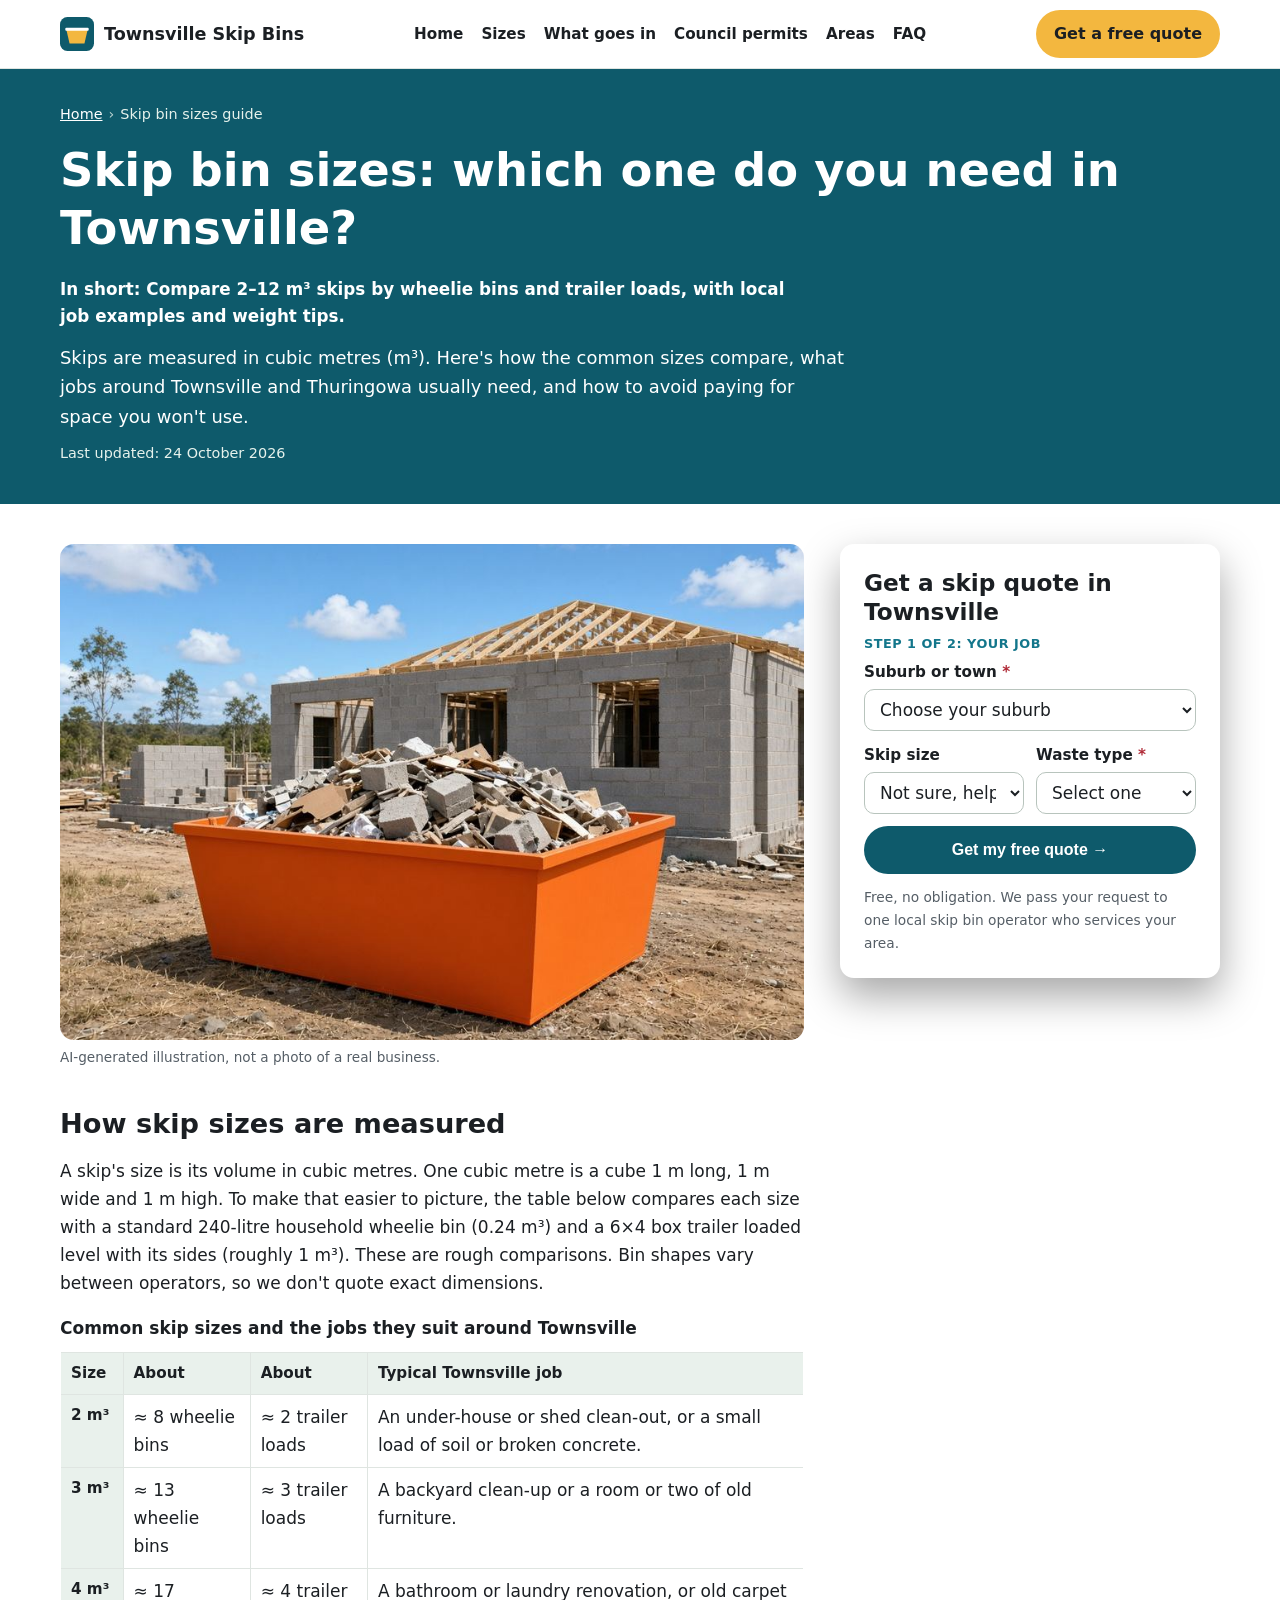
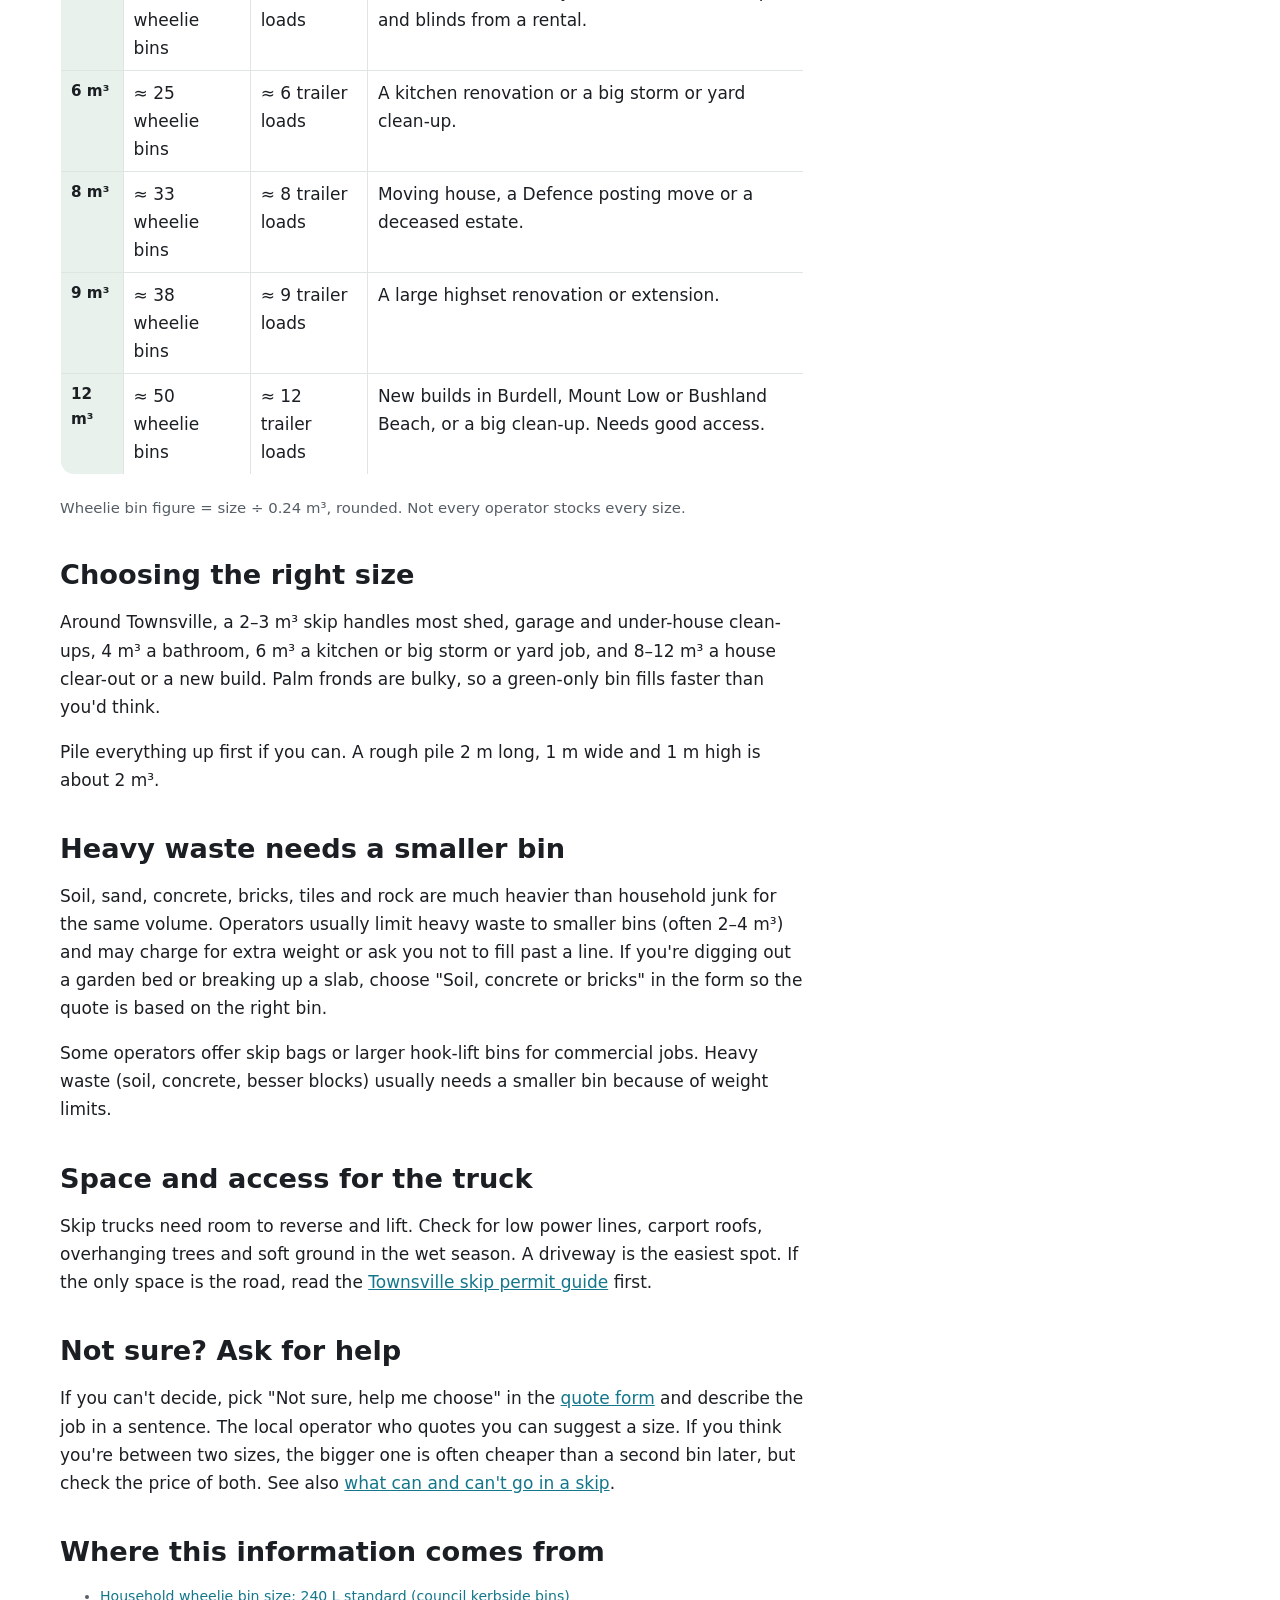
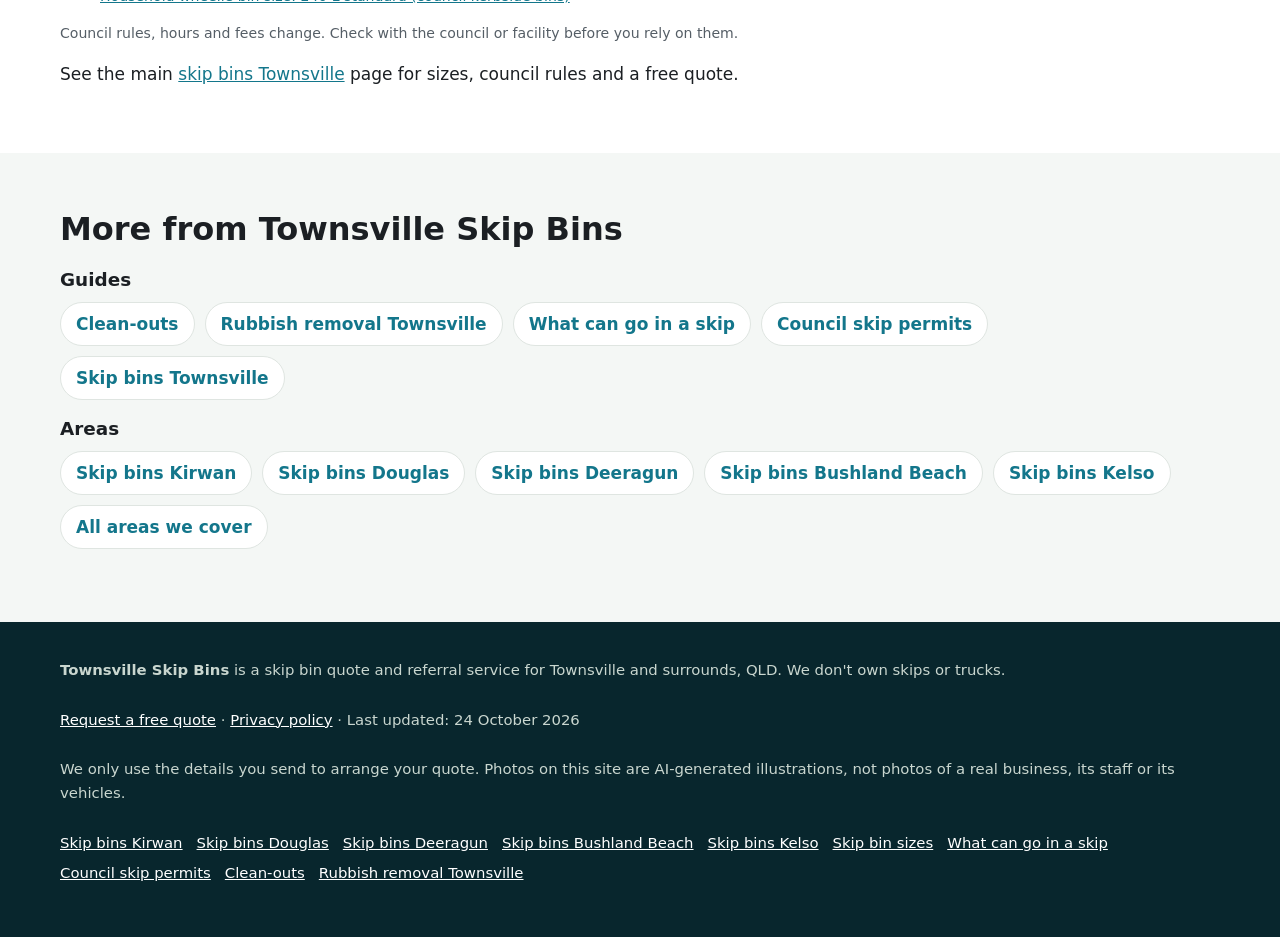
<file: skip-bin-sizes/index.html>
<!doctype html>
<html lang="en-AU">
<head>
<meta charset="utf-8">
<!-- Search Console verification meta tag goes here once the property is created -->
<meta name="viewport" content="width=device-width, initial-scale=1">
<title>Skip Bin Sizes Guide for Townsville | 2 m³ to 12 m³ Explained</title>
<meta name="description" content="What size skip bin do you need in Townsville? Compare 2–12 m³ skips by wheelie bins and trailer loads, with local job examples and weight tips.">
<link rel="canonical" href="https://townsvilleskipbins.com/skip-bin-sizes/">
<link rel="icon" href="/favicon.svg" type="image/svg+xml">
<meta name="theme-color" content="#0e5a6b">
<meta property="og:type" content="article">
<meta property="og:locale" content="en_AU">
<meta property="og:site_name" content="Townsville Skip Bins">
<meta property="og:title" content="Skip Bin Sizes Guide for Townsville | 2 m³ to 12 m³ Explained">
<meta property="og:description" content="What size skip bin do you need in Townsville? Compare 2–12 m³ skips by wheelie bins and trailer loads, with local job examples and weight tips.">
<meta property="og:url" content="https://townsvilleskipbins.com/skip-bin-sizes/">
<meta property="og:image" content="https://townsvilleskipbins.com/img/hero.jpg">
<meta name="twitter:card" content="summary_large_image">
<script>document.documentElement.classList.add('js')</script>
<link rel="stylesheet" href="/styles.css">

<!-- Google tag (gtag.js) -->
<script async src="https://www.googletagmanager.com/gtag/js?id=G-PF54L7E9ZY"></script>
<script>
  window.dataLayer = window.dataLayer || [];
  function gtag(){dataLayer.push(arguments);}
  gtag('js', new Date());
  gtag('config', 'G-PF54L7E9ZY');
</script>

<script type="application/ld+json">
{
 "@context": "https://schema.org",
 "@type": "WebPage",
 "@id": "https://townsvilleskipbins.com/skip-bin-sizes/#webpage",
 "url": "https://townsvilleskipbins.com/skip-bin-sizes/",
 "name": "Skip Bin Sizes Guide for Townsville | 2 m³ to 12 m³ Explained",
 "description": "What size skip bin do you need in Townsville? Compare 2–12 m³ skips by wheelie bins and trailer loads, with local job examples and weight tips.",
 "inLanguage": "en-AU",
 "dateModified": "2026-10-24",
 "isPartOf": {
  "@id": "https://townsvilleskipbins.com/#website"
 }
}
</script>
<script type="application/ld+json">
{
 "@context": "https://schema.org",
 "@type": "BreadcrumbList",
 "itemListElement": [
  {
   "@type": "ListItem",
   "position": 1,
   "name": "Home",
   "item": "https://townsvilleskipbins.com/"
  },
  {
   "@type": "ListItem",
   "position": 2,
   "name": "Skip bin sizes guide",
   "item": "https://townsvilleskipbins.com/skip-bin-sizes/"
  }
 ]
}
</script>
<script type="application/ld+json">
{
 "@context": "https://schema.org",
 "@type": "Service",
 "@id": "https://townsvilleskipbins.com/skip-bin-sizes/#service",
 "name": "Skip bin size advice and quotes in Townsville",
 "serviceType": "Skip bin hire",
 "description": "What size skip bin do you need in Townsville? Compare 2–12 m³ skips by wheelie bins and trailer loads, with local job examples and weight tips.",
 "url": "https://townsvilleskipbins.com/skip-bin-sizes/",
 "provider": {
  "@type": "Organization",
  "name": "Townsville Skip Bins",
  "url": "https://townsvilleskipbins.com/"
 },
 "areaServed": [
  {
   "@type": "Place",
   "name": "Townsville, QLD"
  }
 ]
}
</script>
</head>
<body>
<a class="skip-link" href="#main">Skip to content</a>

<header class="site-header">
  <div class="wrap">
    <a class="brand" href="/" aria-label="Townsville Skip Bins home">
      <svg viewBox="0 0 64 64" aria-hidden="true"><rect width="64" height="64" rx="14" fill="#0e5a6b"/><path d="M12 24h40l-6 26H18z" fill="#f3b73f"/><rect x="10" y="20" width="44" height="6" rx="2" fill="#fff"/></svg>
      Townsville Skip Bins
    </a>
    <nav class="nav" aria-label="Main">
      <a href="/">Home</a>
      <a href="/skip-bin-sizes/">Sizes</a>
      <a href="/what-can-go-in-a-skip/">What goes in</a>
      <a href="/skip-bin-council-permit/">Council permits</a>
      <a href="/#areas">Areas</a>
      <a href="/#faq">FAQ</a>
    </nav>
    <a class="btn btn-call header-call" href="#quote">Get a free quote</a>
  </div>
</header>

<main id="main">
<section class="page-hero" aria-labelledby="h1">
  <div class="wrap">
    <nav class="crumbs" aria-label="Breadcrumb"><ol><li><a href="https://townsvilleskipbins.com/">Home</a></li><li aria-current="page">Skip bin sizes guide</li></ol></nav>
    <h1 id="h1">Skip bin sizes: which one do you need in Townsville?</h1>
    <p class="summary">In short: Compare 2–12 m³ skips by wheelie bins and trailer loads, with local job examples and weight tips.</p>
    <p class="lead">Skips are measured in cubic metres (m³). Here's how the common sizes compare, what jobs around Townsville and Thuringowa usually need, and how to avoid paying for space you won't use.</p>
    <p class="updated">Last updated: 24 October 2026</p>
  </div>
</section>
<div class="wrap page-grid">
  <article class="page-body">
<figure><img src="/img/card-build.jpg" width="900" height="600" style="aspect-ratio:3/2;object-fit:cover" alt="Illustration of a skip bin with building rubble" decoding="async"><figcaption>AI-generated illustration, not a photo of a real business.</figcaption></figure>
<h2>How skip sizes are measured</h2>
<p>A skip's size is its volume in cubic metres. One cubic metre is a cube 1 m long, 1 m wide and 1 m high. To make that easier to picture, the table below compares each size with a standard 240-litre household wheelie bin (0.24 m³) and a 6×4 box trailer loaded level with its sides (roughly 1 m³). These are rough comparisons. Bin shapes vary between operators, so we don't quote exact dimensions.</p>
<div class="table-scroll"><table><caption>Common skip sizes and the jobs they suit around Townsville</caption><thead><tr><th scope="col">Size</th><th scope="col">About</th><th scope="col">About</th><th scope="col">Typical Townsville job</th></tr></thead><tbody><tr><th scope="row">2 m³</th><td>≈ 8 wheelie bins</td><td>≈ 2 trailer loads</td><td>An under-house or shed clean-out, or a small load of soil or broken concrete.</td></tr><tr><th scope="row">3 m³</th><td>≈ 13 wheelie bins</td><td>≈ 3 trailer loads</td><td>A backyard clean-up or a room or two of old furniture.</td></tr><tr><th scope="row">4 m³</th><td>≈ 17 wheelie bins</td><td>≈ 4 trailer loads</td><td>A bathroom or laundry renovation, or old carpet and blinds from a rental.</td></tr><tr><th scope="row">6 m³</th><td>≈ 25 wheelie bins</td><td>≈ 6 trailer loads</td><td>A kitchen renovation or a big storm or yard clean-up.</td></tr><tr><th scope="row">8 m³</th><td>≈ 33 wheelie bins</td><td>≈ 8 trailer loads</td><td>Moving house, a Defence posting move or a deceased estate.</td></tr><tr><th scope="row">9 m³</th><td>≈ 38 wheelie bins</td><td>≈ 9 trailer loads</td><td>A large highset renovation or extension.</td></tr><tr><th scope="row">12 m³</th><td>≈ 50 wheelie bins</td><td>≈ 12 trailer loads</td><td>New builds in Burdell, Mount Low or Bushland Beach, or a big clean-up. Needs good access.</td></tr></tbody></table></div>
<p class="note">Wheelie bin figure = size ÷ 0.24 m³, rounded. Not every operator stocks every size.</p>
<h2>Choosing the right size</h2>
<p>Around Townsville, a 2–3 m³ skip handles most shed, garage and under-house clean-ups, 4 m³ a bathroom, 6 m³ a kitchen or big storm or yard job, and 8–12 m³ a house clear-out or a new build. Palm fronds are bulky, so a green-only bin fills faster than you'd think.</p><p>Pile everything up first if you can. A rough pile 2 m long, 1 m wide and 1 m high is about 2 m³.</p>
<h2>Heavy waste needs a smaller bin</h2>
<p>Soil, sand, concrete, bricks, tiles and rock are much heavier than household junk for the same volume. Operators usually limit heavy waste to smaller bins (often 2–4 m³) and may charge for extra weight or ask you not to fill past a line. If you're digging out a garden bed or breaking up a slab, choose "Soil, concrete or bricks" in the form so the quote is based on the right bin.</p><p>Some operators offer skip bags or larger hook-lift bins for commercial jobs. Heavy waste (soil, concrete, besser blocks) usually needs a smaller bin because of weight limits.</p>
<h2>Space and access for the truck</h2>
<p>Skip trucks need room to reverse and lift. Check for low power lines, carport roofs, overhanging trees and soft ground in the wet season. A driveway is the easiest spot. If the only space is the road, read the <a href="/skip-bin-council-permit/">Townsville skip permit guide</a> first.</p>
<h2>Not sure? Ask for help</h2>
<p>If you can't decide, pick "Not sure, help me choose" in the <a href="#quote">quote form</a> and describe the job in a sentence. The local operator who quotes you can suggest a size. If you think you're between two sizes, the bigger one is often cheaper than a second bin later, but check the price of both. See also <a href="/what-can-go-in-a-skip/">what can and can't go in a skip</a>.</p>
<h2>Where this information comes from</h2>
<ul class="sources"><li><a href="https://www.townsville.qld.gov.au/" rel="noopener">Household wheelie bin size: 240 L standard (council kerbside bins)</a></li></ul>
<p class="sources">Council rules, hours and fees change. Check with the council or facility before you rely on them.</p>

<p class="home-link">See the main <a href="/">skip bins Townsville</a> page for sizes, council rules and a free quote.</p>
  </article>
  <aside class="page-aside">
    <div class="hero-form-card" id="quote">
      <h2 id="quote-h">Get a skip quote in Townsville</h2>
      <form class="quote-form two-step" id="quote-form" action="https://formsubmit.co/quotes@townsvilleskipbins.com" method="post" novalidate>
        <input type="hidden" name="_subject" value="New quote request – townsvilleskipbins.com">
        <input type="hidden" name="_captcha" value="true">
        <input type="hidden" name="_template" value="table">
        <input type="hidden" name="_next" value="https://townsvilleskipbins.com/thanks.html?lead=1">
        <input type="hidden" name="_autoresponse" value="Thanks for your skip bin request. We&#x27;ve received it and are passing it to a local operator, who&#x27;ll be in touch shortly with availability and a price.">
        <input type="text" name="_honey" style="display:none" tabindex="-1" autocomplete="off" aria-hidden="true">
        <input type="hidden" name="source" value="townsvilleskipbins.com">
        <input type="hidden" name="page" value="/skip-bin-sizes/">
        <fieldset class="step step-1">
          <legend class="step-label">Step 1 of 2: your job</legend>
          <div class="full"><label for="suburb">Suburb or town <span class="req" aria-hidden="true">*</span></label>
            <select id="suburb" name="suburb" required><option value="">Choose your suburb</option><option>Townsville City</option><option>North Ward</option><option>South Townsville</option><option>Railway Estate</option><option>Hermit Park</option><option>Mundingburra</option><option>Aitkenvale</option><option>Annandale</option><option>Douglas</option><option>Kirwan</option><option>Thuringowa Central</option><option>Condon</option><option>Rasmussen</option><option>Kelso</option><option>Deeragun</option><option>Bushland Beach</option><option>Burdell</option><option>Mount Low</option><option>Idalia</option><option>Cranbrook</option><option>Heatley</option><option>Garbutt</option><option>Wulguru</option><option>Stuart</option><option value="Other">Other (tell us below)</option></select></div>
          <div class="full other-wrap"><label for="suburb_other">Other suburb or town</label><input id="suburb_other" name="suburb_other" type="text" autocomplete="address-level2"></div>
          <div><label for="size">Skip size</label>
            <select id="size" name="skip_size"><option value="Not sure">Not sure, help me choose</option><option>Skip bag (about 1 m³)</option><option>2 m³</option><option>3 m³</option><option>4 m³</option><option>6 m³</option><option>8 m³</option><option>9 m³</option><option>10–12 m³</option><option>Larger / hook-lift</option></select></div>
          <div><label for="waste">Waste type <span class="req" aria-hidden="true">*</span></label>
            <select id="waste" name="waste_type" required><option value="">Select one</option><option>General household</option><option>Green waste</option><option>Mixed renovation / building</option><option>Soil, concrete or bricks</option><option>Mixed, not sure</option><option>May contain asbestos</option></select></div>
          <div class="full js-only"><button class="btn btn-primary btn-block" type="button" id="to-step-2">Get my free quote →</button></div>
          <p class="microcopy full">Free, no obligation. We pass your request to one local skip bin operator who services your area.</p>
          <p class="form-error full" id="step1-error" role="alert" hidden>Please choose your suburb and waste type.</p>
        </fieldset>
        <fieldset class="step step-2" id="step-2">
          <legend class="step-label">Step 2 of 2: your details</legend>
          <div><label for="name">Name <span class="req" aria-hidden="true">*</span></label><input id="name" name="name" type="text" autocomplete="name" required></div>
          <div><label for="phone">Phone <span class="req" aria-hidden="true">*</span></label><input id="phone" name="phone" type="tel" autocomplete="tel" inputmode="tel" required></div>
          <div><label for="email">Email</label><input id="email" name="email" type="email" autocomplete="email"></div>
          <div><label for="date">Delivery date</label><input id="date" name="preferred_date" type="date"></div>
          <div class="full"><label for="message">Anything else?</label><textarea id="message" name="message" rows="2" placeholder="e.g. storm clean-up, highset reno, rental clean-out in Douglas, 7 days"></textarea></div>
          <p class="consent full">By sending this form you agree we can share your details with one local skip bin operator so they can quote for your job. See our <a href="/privacy.html">privacy policy</a>.</p>
          <div class="full step2-actions"><button class="btn btn-primary" type="submit">Send my quote request</button><button class="btn-link js-only" type="button" id="back-1">← Back</button></div>
        </fieldset>
      </form>
    </div>
  </aside>
</div>
<section class="alt" aria-labelledby="more-h">
  <div class="wrap">
    <h2 id="more-h">More from Townsville Skip Bins</h2>
    <h3>Guides</h3>
    <ul class="link-list"><li><a href="/clean-outs/">Clean-outs</a></li><li><a href="/rubbish-removal-townsville/">Rubbish removal Townsville</a></li><li><a href="/what-can-go-in-a-skip/">What can go in a skip</a></li><li><a href="/skip-bin-council-permit/">Council skip permits</a></li><li><a href="/">Skip bins Townsville</a></li></ul>
    <h3>Areas</h3>
    <ul class="link-list"><li><a href="/skip-bins-kirwan/">Skip bins Kirwan</a></li><li><a href="/skip-bins-douglas/">Skip bins Douglas</a></li><li><a href="/skip-bins-deeragun/">Skip bins Deeragun</a></li><li><a href="/skip-bins-bushland-beach/">Skip bins Bushland Beach</a></li><li><a href="/skip-bins-kelso/">Skip bins Kelso</a></li><li><a href="/#areas">All areas we cover</a></li></ul>
  </div>
</section>
</main>

<footer class="site-footer">
  <div class="wrap">
    <p><strong>Townsville Skip Bins</strong> is a skip bin quote and referral service for Townsville and surrounds, QLD. We don't own skips or trucks.</p>
    <p><a href="#quote">Request a free quote</a> · <a href="/privacy.html">Privacy policy</a> · Last updated: 24 October 2026</p>
    <p>We only use the details you send to arrange your quote. Photos on this site are AI-generated illustrations, not photos of a real business, its staff or its vehicles.</p>
    <p class="footer-links"><a href="/skip-bins-kirwan/">Skip bins Kirwan</a> <a href="/skip-bins-douglas/">Skip bins Douglas</a> <a href="/skip-bins-deeragun/">Skip bins Deeragun</a> <a href="/skip-bins-bushland-beach/">Skip bins Bushland Beach</a> <a href="/skip-bins-kelso/">Skip bins Kelso</a> <a href="/skip-bin-sizes/">Skip bin sizes</a> <a href="/what-can-go-in-a-skip/">What can go in a skip</a> <a href="/skip-bin-council-permit/">Council skip permits</a> <a href="/clean-outs/">Clean-outs</a> <a href="/rubbish-removal-townsville/">Rubbish removal Townsville</a></p>
  </div>
</footer>

<div class="mobile-call" aria-label="Quick contact">
  <a class="btn btn-call" href="#quote">Get a free quote</a>
</div>
<script src="/form.js" defer></script>
</body>
</html>
</file>
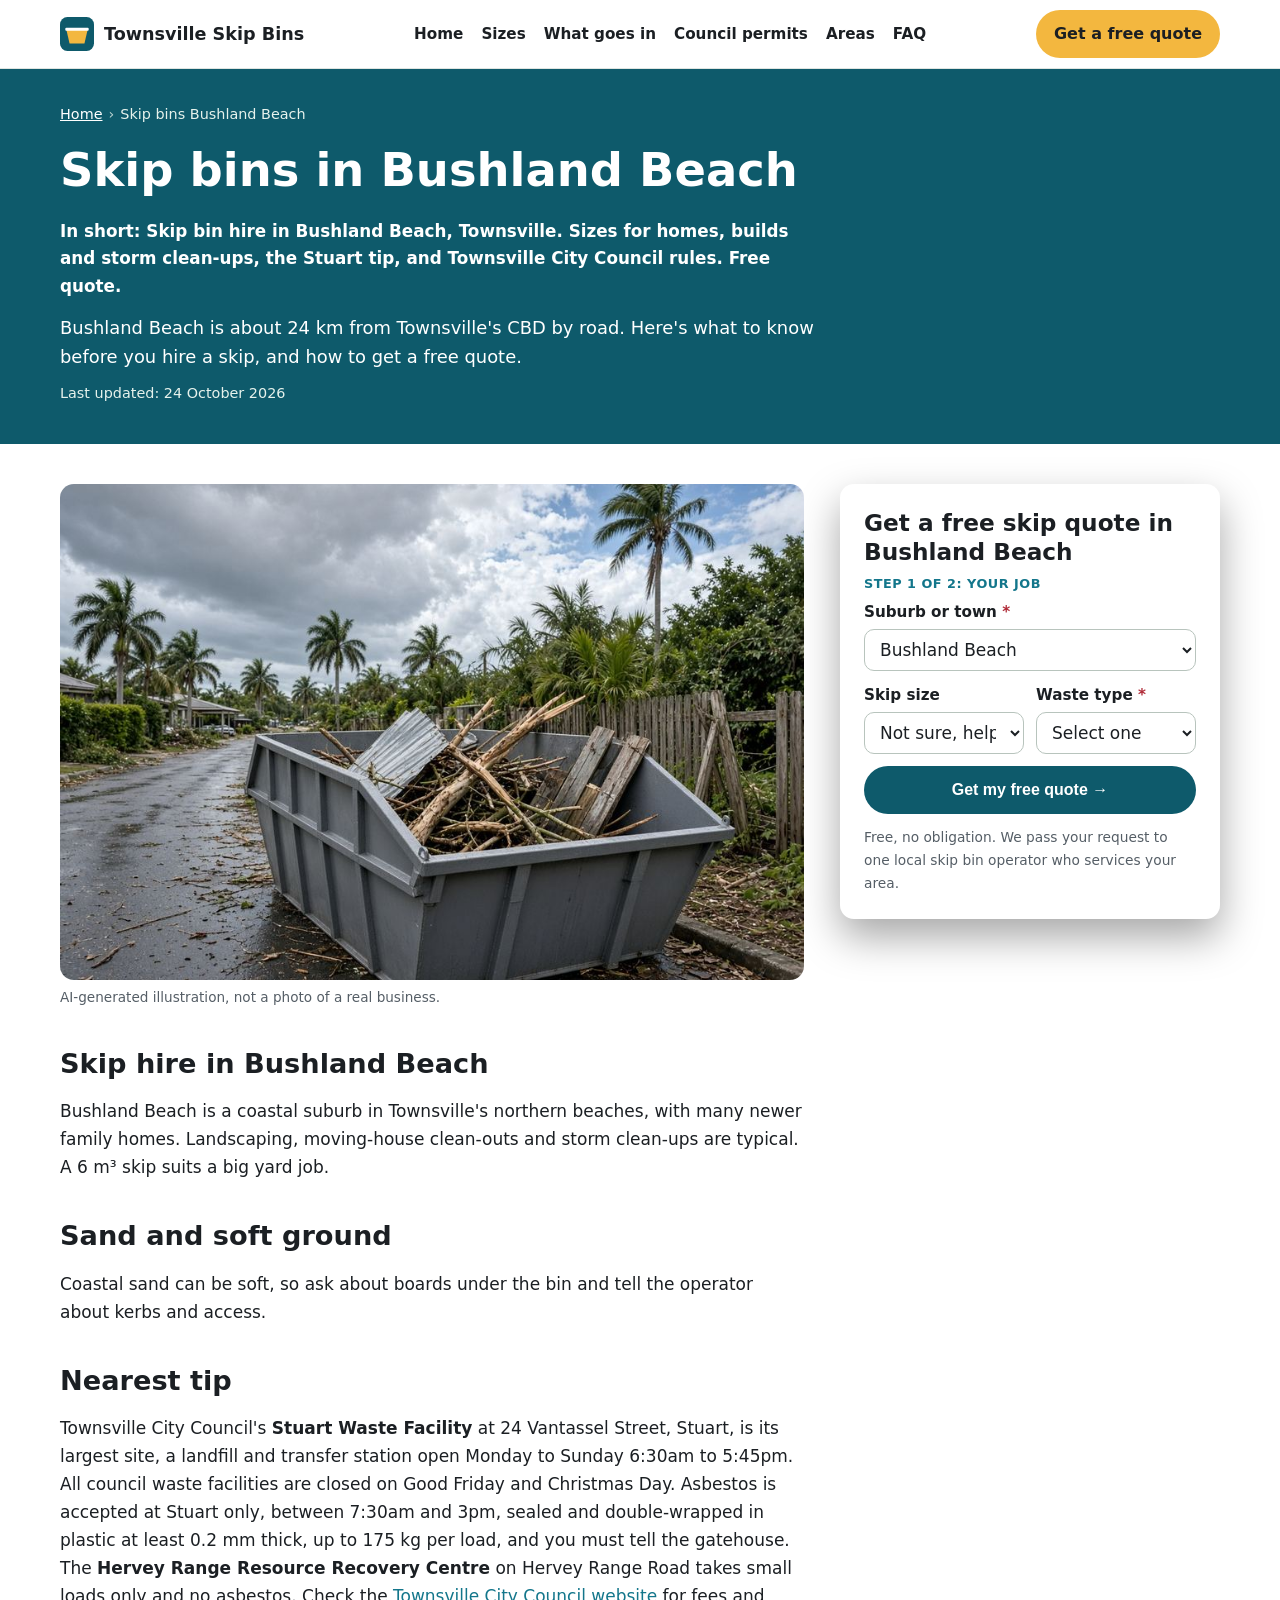
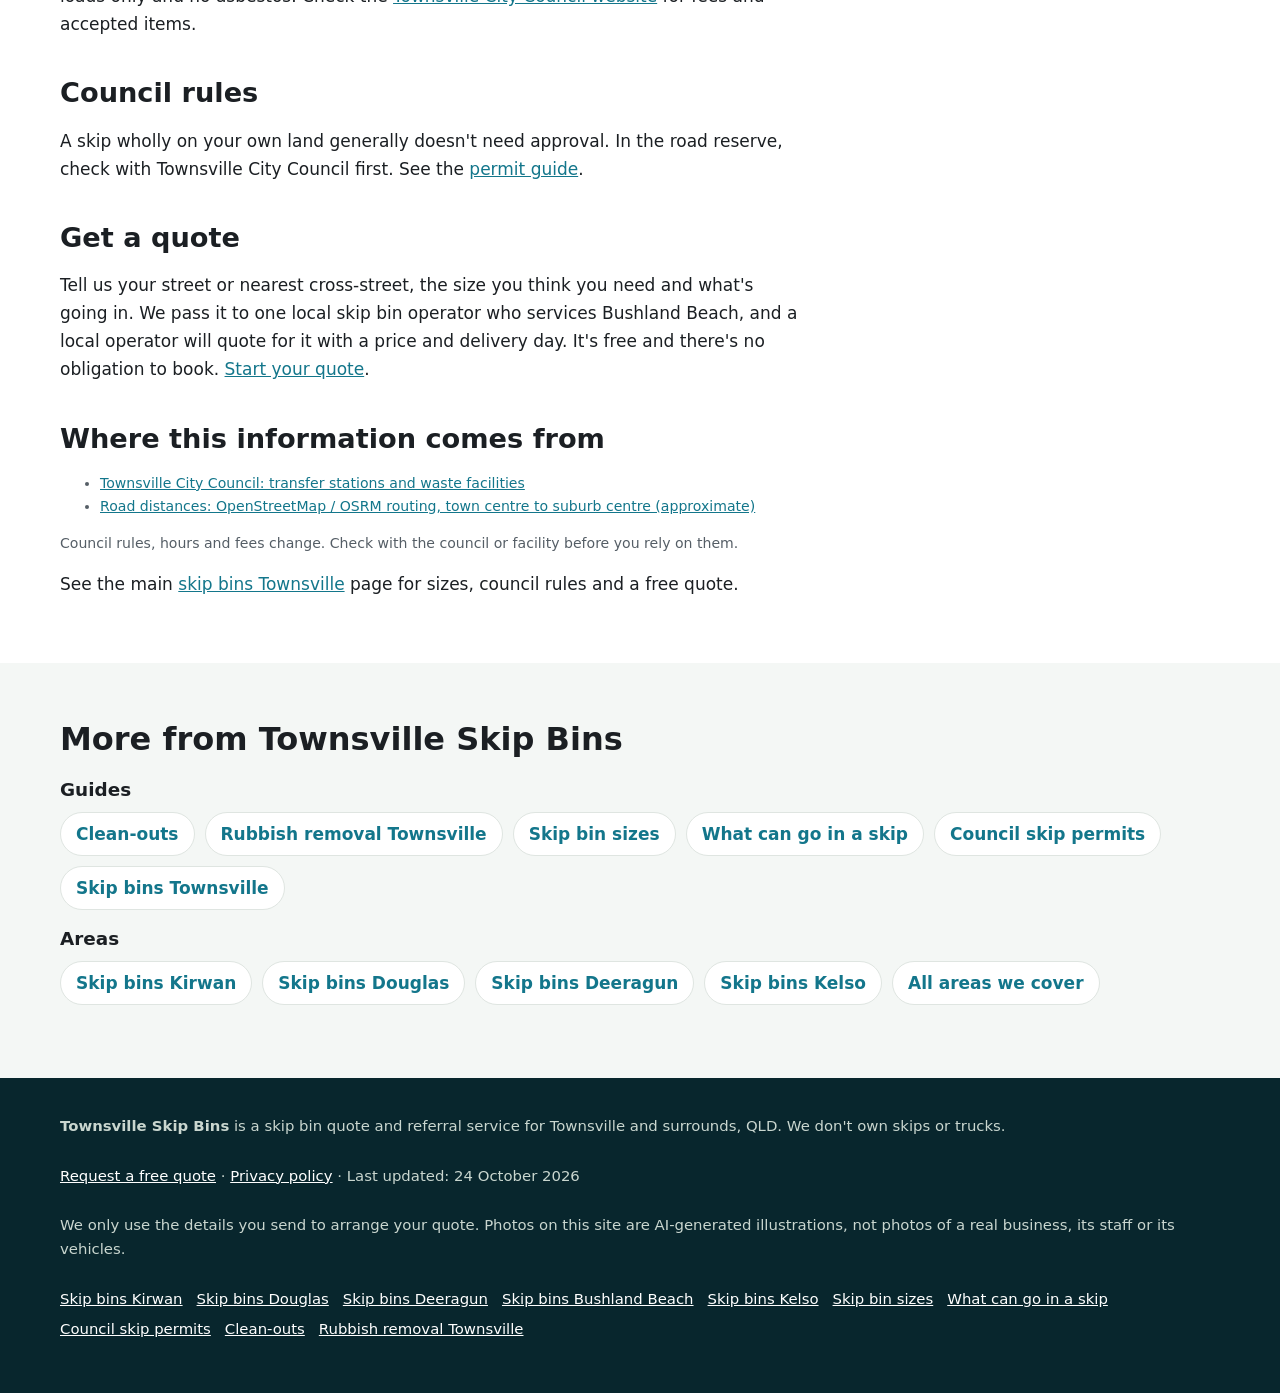
<file: skip-bins-bushland-beach/index.html>
<!doctype html>
<html lang="en-AU">
<head>
<meta charset="utf-8">
<!-- Search Console verification meta tag goes here once the property is created -->
<meta name="viewport" content="width=device-width, initial-scale=1">
<title>Skip Bins Bushland Beach | Free Skip Bin Hire Quotes, Bushland Beach Townsville</title>
<meta name="description" content="Skip bin hire in Bushland Beach, Townsville. Sizes for homes, builds and storm clean-ups, the Stuart tip, and Townsville City Council rules. Free quote.">
<link rel="canonical" href="https://townsvilleskipbins.com/skip-bins-bushland-beach/">
<link rel="icon" href="/favicon.svg" type="image/svg+xml">
<meta name="theme-color" content="#0e5a6b">
<meta property="og:type" content="article">
<meta property="og:locale" content="en_AU">
<meta property="og:site_name" content="Townsville Skip Bins">
<meta property="og:title" content="Skip Bins Bushland Beach | Free Skip Bin Hire Quotes, Bushland Beach Townsville">
<meta property="og:description" content="Skip bin hire in Bushland Beach, Townsville. Sizes for homes, builds and storm clean-ups, the Stuart tip, and Townsville City Council rules. Free quote.">
<meta property="og:url" content="https://townsvilleskipbins.com/skip-bins-bushland-beach/">
<meta property="og:image" content="https://townsvilleskipbins.com/img/hero.jpg">
<meta name="twitter:card" content="summary_large_image">
<script>document.documentElement.classList.add('js')</script>
<link rel="stylesheet" href="/styles.css">

<!-- Google tag (gtag.js) -->
<script async src="https://www.googletagmanager.com/gtag/js?id=G-PF54L7E9ZY"></script>
<script>
  window.dataLayer = window.dataLayer || [];
  function gtag(){dataLayer.push(arguments);}
  gtag('js', new Date());
  gtag('config', 'G-PF54L7E9ZY');
</script>

<script type="application/ld+json">
{
 "@context": "https://schema.org",
 "@type": "WebPage",
 "@id": "https://townsvilleskipbins.com/skip-bins-bushland-beach/#webpage",
 "url": "https://townsvilleskipbins.com/skip-bins-bushland-beach/",
 "name": "Skip Bins Bushland Beach | Free Skip Bin Hire Quotes, Bushland Beach Townsville",
 "description": "Skip bin hire in Bushland Beach, Townsville. Sizes for homes, builds and storm clean-ups, the Stuart tip, and Townsville City Council rules. Free quote.",
 "inLanguage": "en-AU",
 "dateModified": "2026-10-24",
 "isPartOf": {
  "@id": "https://townsvilleskipbins.com/#website"
 }
}
</script>
<script type="application/ld+json">
{
 "@context": "https://schema.org",
 "@type": "BreadcrumbList",
 "itemListElement": [
  {
   "@type": "ListItem",
   "position": 1,
   "name": "Home",
   "item": "https://townsvilleskipbins.com/"
  },
  {
   "@type": "ListItem",
   "position": 2,
   "name": "Skip bins Bushland Beach",
   "item": "https://townsvilleskipbins.com/skip-bins-bushland-beach/"
  }
 ]
}
</script>
<script type="application/ld+json">
{
 "@context": "https://schema.org",
 "@type": "Service",
 "@id": "https://townsvilleskipbins.com/skip-bins-bushland-beach/#service",
 "name": "Skip bin hire quotes in Bushland Beach",
 "serviceType": "Skip bin hire",
 "description": "Skip bin hire in Bushland Beach, Townsville. Sizes for homes, builds and storm clean-ups, the Stuart tip, and Townsville City Council rules. Free quote.",
 "url": "https://townsvilleskipbins.com/skip-bins-bushland-beach/",
 "provider": {
  "@type": "Organization",
  "name": "Townsville Skip Bins",
  "url": "https://townsvilleskipbins.com/"
 },
 "areaServed": [
  {
   "@type": "Place",
   "name": "Bushland Beach, QLD"
  }
 ]
}
</script>
</head>
<body>
<a class="skip-link" href="#main">Skip to content</a>

<header class="site-header">
  <div class="wrap">
    <a class="brand" href="/" aria-label="Townsville Skip Bins home">
      <svg viewBox="0 0 64 64" aria-hidden="true"><rect width="64" height="64" rx="14" fill="#0e5a6b"/><path d="M12 24h40l-6 26H18z" fill="#f3b73f"/><rect x="10" y="20" width="44" height="6" rx="2" fill="#fff"/></svg>
      Townsville Skip Bins
    </a>
    <nav class="nav" aria-label="Main">
      <a href="/">Home</a>
      <a href="/skip-bin-sizes/">Sizes</a>
      <a href="/what-can-go-in-a-skip/">What goes in</a>
      <a href="/skip-bin-council-permit/">Council permits</a>
      <a href="/#areas">Areas</a>
      <a href="/#faq">FAQ</a>
    </nav>
    <a class="btn btn-call header-call" href="#quote">Get a free quote</a>
  </div>
</header>

<main id="main">
<section class="page-hero" aria-labelledby="h1">
  <div class="wrap">
    <nav class="crumbs" aria-label="Breadcrumb"><ol><li><a href="https://townsvilleskipbins.com/">Home</a></li><li aria-current="page">Skip bins Bushland Beach</li></ol></nav>
    <h1 id="h1">Skip bins in Bushland Beach</h1>
    <p class="summary">In short: Skip bin hire in Bushland Beach, Townsville. Sizes for homes, builds and storm clean-ups, the Stuart tip, and Townsville City Council rules. Free quote.</p>
    <p class="lead">Bushland Beach is about 24 km from Townsville's CBD by road. Here's what to know before you hire a skip, and how to get a free quote.</p>
    <p class="updated">Last updated: 24 October 2026</p>
  </div>
</section>
<div class="wrap page-grid">
  <article class="page-body">
<figure><img src="/img/card-storm.jpg" width="900" height="600" style="aspect-ratio:3/2;object-fit:cover" alt="Illustration of a skip bin with storm debris" decoding="async"><figcaption>AI-generated illustration, not a photo of a real business.</figcaption></figure>
<h2>Skip hire in Bushland Beach</h2>
<p>Bushland Beach is a coastal suburb in Townsville's northern beaches, with many newer family homes. Landscaping, moving-house clean-outs and storm clean-ups are typical. A 6 m³ skip suits a big yard job.</p>
<h2>Sand and soft ground</h2>
<p>Coastal sand can be soft, so ask about boards under the bin and tell the operator about kerbs and access.</p>
<h2>Nearest tip</h2>
<p>Townsville City Council's <strong>Stuart Waste Facility</strong> at 24 Vantassel Street, Stuart, is its largest site, a landfill and transfer station open Monday to Sunday 6:30am to 5:45pm. All council waste facilities are closed on Good Friday and Christmas Day. Asbestos is accepted at Stuart only, between 7:30am and 3pm, sealed and double-wrapped in plastic at least 0.2 mm thick, up to 175 kg per load, and you must tell the gatehouse. The <strong>Hervey Range Resource Recovery Centre</strong> on Hervey Range Road takes small loads only and no asbestos. Check the <a href="https://www.townsville.qld.gov.au/" rel="noopener">Townsville City Council website</a> for fees and accepted items.</p>
<h2>Council rules</h2>
<p>A skip wholly on your own land generally doesn't need approval. In the road reserve, check with Townsville City Council first. See the <a href="/skip-bin-council-permit/">permit guide</a>.</p>
<h2>Get a quote</h2>
<p>Tell us your street or nearest cross-street, the size you think you need and what's going in. We pass it to one local skip bin operator who services Bushland Beach, and a local operator will quote for it with a price and delivery day. It's free and there's no obligation to book. <a href="#quote">Start your quote</a>.</p>
<h2>Where this information comes from</h2>
<ul class="sources"><li><a href="https://www.townsville.qld.gov.au/water-waste-and-environment/waste-and-recycling/transfer-stations" rel="noopener">Townsville City Council: transfer stations and waste facilities</a></li><li><a href="https://www.openstreetmap.org/" rel="noopener">Road distances: OpenStreetMap / OSRM routing, town centre to suburb centre (approximate)</a></li></ul>
<p class="sources">Council rules, hours and fees change. Check with the council or facility before you rely on them.</p>

<p class="home-link">See the main <a href="/">skip bins Townsville</a> page for sizes, council rules and a free quote.</p>
  </article>
  <aside class="page-aside">
    <div class="hero-form-card" id="quote">
      <h2 id="quote-h">Get a free skip quote in Bushland Beach</h2>
      <form class="quote-form two-step" id="quote-form" action="https://formsubmit.co/quotes@townsvilleskipbins.com" method="post" novalidate>
        <input type="hidden" name="_subject" value="New quote request – townsvilleskipbins.com">
        <input type="hidden" name="_captcha" value="true">
        <input type="hidden" name="_template" value="table">
        <input type="hidden" name="_next" value="https://townsvilleskipbins.com/thanks.html?lead=1">
        <input type="hidden" name="_autoresponse" value="Thanks for your skip bin request. We&#x27;ve received it and are passing it to a local operator, who&#x27;ll be in touch shortly with availability and a price.">
        <input type="text" name="_honey" style="display:none" tabindex="-1" autocomplete="off" aria-hidden="true">
        <input type="hidden" name="source" value="townsvilleskipbins.com">
        <input type="hidden" name="page" value="/skip-bins-bushland-beach/">
        <fieldset class="step step-1">
          <legend class="step-label">Step 1 of 2: your job</legend>
          <div class="full"><label for="suburb">Suburb or town <span class="req" aria-hidden="true">*</span></label>
            <select id="suburb" name="suburb" required><option value="">Choose your suburb</option><option>Townsville City</option><option>North Ward</option><option>South Townsville</option><option>Railway Estate</option><option>Hermit Park</option><option>Mundingburra</option><option>Aitkenvale</option><option>Annandale</option><option>Douglas</option><option>Kirwan</option><option>Thuringowa Central</option><option>Condon</option><option>Rasmussen</option><option>Kelso</option><option>Deeragun</option><option selected>Bushland Beach</option><option>Burdell</option><option>Mount Low</option><option>Idalia</option><option>Cranbrook</option><option>Heatley</option><option>Garbutt</option><option>Wulguru</option><option>Stuart</option><option value="Other">Other (tell us below)</option></select></div>
          <div class="full other-wrap"><label for="suburb_other">Other suburb or town</label><input id="suburb_other" name="suburb_other" type="text" autocomplete="address-level2"></div>
          <div><label for="size">Skip size</label>
            <select id="size" name="skip_size"><option value="Not sure">Not sure, help me choose</option><option>Skip bag (about 1 m³)</option><option>2 m³</option><option>3 m³</option><option>4 m³</option><option>6 m³</option><option>8 m³</option><option>9 m³</option><option>10–12 m³</option><option>Larger / hook-lift</option></select></div>
          <div><label for="waste">Waste type <span class="req" aria-hidden="true">*</span></label>
            <select id="waste" name="waste_type" required><option value="">Select one</option><option>General household</option><option>Green waste</option><option>Mixed renovation / building</option><option>Soil, concrete or bricks</option><option>Mixed, not sure</option><option>May contain asbestos</option></select></div>
          <div class="full js-only"><button class="btn btn-primary btn-block" type="button" id="to-step-2">Get my free quote →</button></div>
          <p class="microcopy full">Free, no obligation. We pass your request to one local skip bin operator who services your area.</p>
          <p class="form-error full" id="step1-error" role="alert" hidden>Please choose your suburb and waste type.</p>
        </fieldset>
        <fieldset class="step step-2" id="step-2">
          <legend class="step-label">Step 2 of 2: your details</legend>
          <div><label for="name">Name <span class="req" aria-hidden="true">*</span></label><input id="name" name="name" type="text" autocomplete="name" required></div>
          <div><label for="phone">Phone <span class="req" aria-hidden="true">*</span></label><input id="phone" name="phone" type="tel" autocomplete="tel" inputmode="tel" required></div>
          <div><label for="email">Email</label><input id="email" name="email" type="email" autocomplete="email"></div>
          <div><label for="date">Delivery date</label><input id="date" name="preferred_date" type="date"></div>
          <div class="full"><label for="message">Anything else?</label><textarea id="message" name="message" rows="2" placeholder="e.g. storm clean-up, highset reno, rental clean-out in Douglas, 7 days"></textarea></div>
          <p class="consent full">By sending this form you agree we can share your details with one local skip bin operator so they can quote for your job. See our <a href="/privacy.html">privacy policy</a>.</p>
          <div class="full step2-actions"><button class="btn btn-primary" type="submit">Send my quote request</button><button class="btn-link js-only" type="button" id="back-1">← Back</button></div>
        </fieldset>
      </form>
    </div>
  </aside>
</div>
<section class="alt" aria-labelledby="more-h">
  <div class="wrap">
    <h2 id="more-h">More from Townsville Skip Bins</h2>
    <h3>Guides</h3>
    <ul class="link-list"><li><a href="/clean-outs/">Clean-outs</a></li><li><a href="/rubbish-removal-townsville/">Rubbish removal Townsville</a></li><li><a href="/skip-bin-sizes/">Skip bin sizes</a></li><li><a href="/what-can-go-in-a-skip/">What can go in a skip</a></li><li><a href="/skip-bin-council-permit/">Council skip permits</a></li><li><a href="/">Skip bins Townsville</a></li></ul>
    <h3>Areas</h3>
    <ul class="link-list"><li><a href="/skip-bins-kirwan/">Skip bins Kirwan</a></li><li><a href="/skip-bins-douglas/">Skip bins Douglas</a></li><li><a href="/skip-bins-deeragun/">Skip bins Deeragun</a></li><li><a href="/skip-bins-kelso/">Skip bins Kelso</a></li><li><a href="/#areas">All areas we cover</a></li></ul>
  </div>
</section>
</main>

<footer class="site-footer">
  <div class="wrap">
    <p><strong>Townsville Skip Bins</strong> is a skip bin quote and referral service for Townsville and surrounds, QLD. We don't own skips or trucks.</p>
    <p><a href="#quote">Request a free quote</a> · <a href="/privacy.html">Privacy policy</a> · Last updated: 24 October 2026</p>
    <p>We only use the details you send to arrange your quote. Photos on this site are AI-generated illustrations, not photos of a real business, its staff or its vehicles.</p>
    <p class="footer-links"><a href="/skip-bins-kirwan/">Skip bins Kirwan</a> <a href="/skip-bins-douglas/">Skip bins Douglas</a> <a href="/skip-bins-deeragun/">Skip bins Deeragun</a> <a href="/skip-bins-bushland-beach/">Skip bins Bushland Beach</a> <a href="/skip-bins-kelso/">Skip bins Kelso</a> <a href="/skip-bin-sizes/">Skip bin sizes</a> <a href="/what-can-go-in-a-skip/">What can go in a skip</a> <a href="/skip-bin-council-permit/">Council skip permits</a> <a href="/clean-outs/">Clean-outs</a> <a href="/rubbish-removal-townsville/">Rubbish removal Townsville</a></p>
  </div>
</footer>

<div class="mobile-call" aria-label="Quick contact">
  <a class="btn btn-call" href="#quote">Get a free quote</a>
</div>
<script src="/form.js" defer></script>
</body>
</html>
</file>
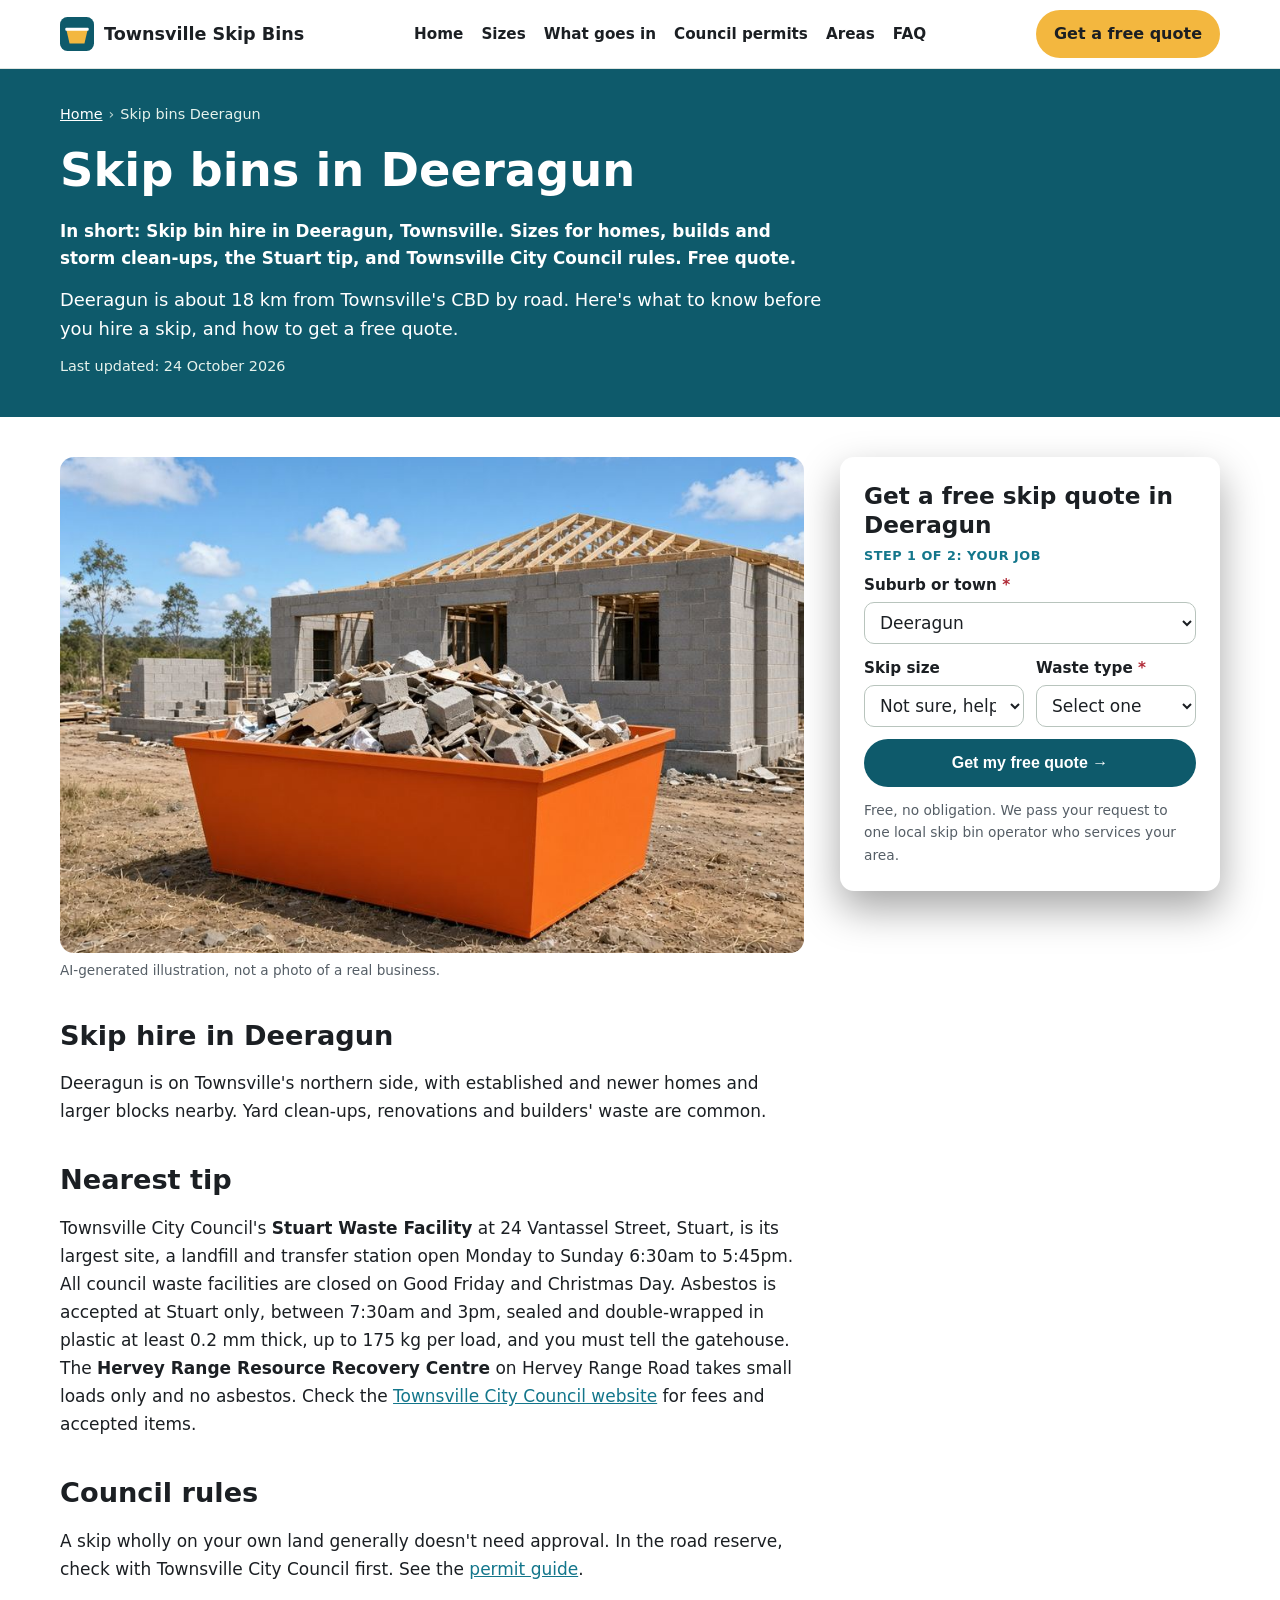
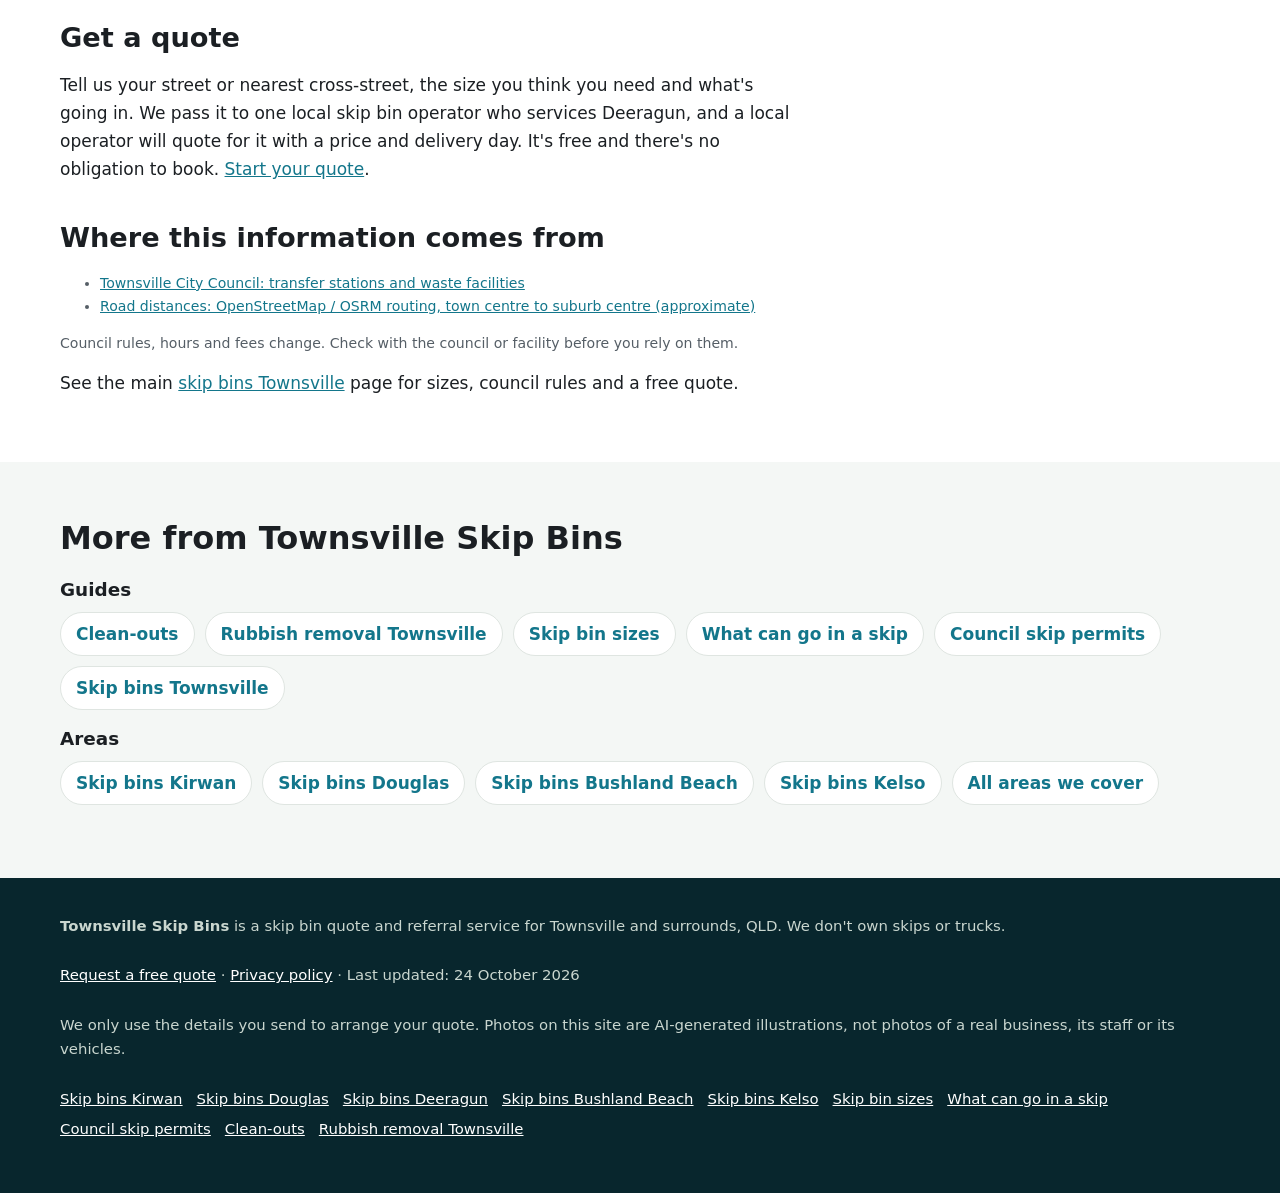
<file: skip-bins-deeragun/index.html>
<!doctype html>
<html lang="en-AU">
<head>
<meta charset="utf-8">
<!-- Search Console verification meta tag goes here once the property is created -->
<meta name="viewport" content="width=device-width, initial-scale=1">
<title>Skip Bins Deeragun | Free Skip Bin Hire Quotes, Deeragun Townsville</title>
<meta name="description" content="Skip bin hire in Deeragun, Townsville. Sizes for homes, builds and storm clean-ups, the Stuart tip, and Townsville City Council rules. Free quote.">
<link rel="canonical" href="https://townsvilleskipbins.com/skip-bins-deeragun/">
<link rel="icon" href="/favicon.svg" type="image/svg+xml">
<meta name="theme-color" content="#0e5a6b">
<meta property="og:type" content="article">
<meta property="og:locale" content="en_AU">
<meta property="og:site_name" content="Townsville Skip Bins">
<meta property="og:title" content="Skip Bins Deeragun | Free Skip Bin Hire Quotes, Deeragun Townsville">
<meta property="og:description" content="Skip bin hire in Deeragun, Townsville. Sizes for homes, builds and storm clean-ups, the Stuart tip, and Townsville City Council rules. Free quote.">
<meta property="og:url" content="https://townsvilleskipbins.com/skip-bins-deeragun/">
<meta property="og:image" content="https://townsvilleskipbins.com/img/hero.jpg">
<meta name="twitter:card" content="summary_large_image">
<script>document.documentElement.classList.add('js')</script>
<link rel="stylesheet" href="/styles.css">

<!-- Google tag (gtag.js) -->
<script async src="https://www.googletagmanager.com/gtag/js?id=G-PF54L7E9ZY"></script>
<script>
  window.dataLayer = window.dataLayer || [];
  function gtag(){dataLayer.push(arguments);}
  gtag('js', new Date());
  gtag('config', 'G-PF54L7E9ZY');
</script>

<script type="application/ld+json">
{
 "@context": "https://schema.org",
 "@type": "WebPage",
 "@id": "https://townsvilleskipbins.com/skip-bins-deeragun/#webpage",
 "url": "https://townsvilleskipbins.com/skip-bins-deeragun/",
 "name": "Skip Bins Deeragun | Free Skip Bin Hire Quotes, Deeragun Townsville",
 "description": "Skip bin hire in Deeragun, Townsville. Sizes for homes, builds and storm clean-ups, the Stuart tip, and Townsville City Council rules. Free quote.",
 "inLanguage": "en-AU",
 "dateModified": "2026-10-24",
 "isPartOf": {
  "@id": "https://townsvilleskipbins.com/#website"
 }
}
</script>
<script type="application/ld+json">
{
 "@context": "https://schema.org",
 "@type": "BreadcrumbList",
 "itemListElement": [
  {
   "@type": "ListItem",
   "position": 1,
   "name": "Home",
   "item": "https://townsvilleskipbins.com/"
  },
  {
   "@type": "ListItem",
   "position": 2,
   "name": "Skip bins Deeragun",
   "item": "https://townsvilleskipbins.com/skip-bins-deeragun/"
  }
 ]
}
</script>
<script type="application/ld+json">
{
 "@context": "https://schema.org",
 "@type": "Service",
 "@id": "https://townsvilleskipbins.com/skip-bins-deeragun/#service",
 "name": "Skip bin hire quotes in Deeragun",
 "serviceType": "Skip bin hire",
 "description": "Skip bin hire in Deeragun, Townsville. Sizes for homes, builds and storm clean-ups, the Stuart tip, and Townsville City Council rules. Free quote.",
 "url": "https://townsvilleskipbins.com/skip-bins-deeragun/",
 "provider": {
  "@type": "Organization",
  "name": "Townsville Skip Bins",
  "url": "https://townsvilleskipbins.com/"
 },
 "areaServed": [
  {
   "@type": "Place",
   "name": "Deeragun, QLD"
  }
 ]
}
</script>
</head>
<body>
<a class="skip-link" href="#main">Skip to content</a>

<header class="site-header">
  <div class="wrap">
    <a class="brand" href="/" aria-label="Townsville Skip Bins home">
      <svg viewBox="0 0 64 64" aria-hidden="true"><rect width="64" height="64" rx="14" fill="#0e5a6b"/><path d="M12 24h40l-6 26H18z" fill="#f3b73f"/><rect x="10" y="20" width="44" height="6" rx="2" fill="#fff"/></svg>
      Townsville Skip Bins
    </a>
    <nav class="nav" aria-label="Main">
      <a href="/">Home</a>
      <a href="/skip-bin-sizes/">Sizes</a>
      <a href="/what-can-go-in-a-skip/">What goes in</a>
      <a href="/skip-bin-council-permit/">Council permits</a>
      <a href="/#areas">Areas</a>
      <a href="/#faq">FAQ</a>
    </nav>
    <a class="btn btn-call header-call" href="#quote">Get a free quote</a>
  </div>
</header>

<main id="main">
<section class="page-hero" aria-labelledby="h1">
  <div class="wrap">
    <nav class="crumbs" aria-label="Breadcrumb"><ol><li><a href="https://townsvilleskipbins.com/">Home</a></li><li aria-current="page">Skip bins Deeragun</li></ol></nav>
    <h1 id="h1">Skip bins in Deeragun</h1>
    <p class="summary">In short: Skip bin hire in Deeragun, Townsville. Sizes for homes, builds and storm clean-ups, the Stuart tip, and Townsville City Council rules. Free quote.</p>
    <p class="lead">Deeragun is about 18 km from Townsville's CBD by road. Here's what to know before you hire a skip, and how to get a free quote.</p>
    <p class="updated">Last updated: 24 October 2026</p>
  </div>
</section>
<div class="wrap page-grid">
  <article class="page-body">
<figure><img src="/img/card-build.jpg" width="900" height="600" style="aspect-ratio:3/2;object-fit:cover" alt="Illustration of a skip bin on a building site" decoding="async"><figcaption>AI-generated illustration, not a photo of a real business.</figcaption></figure>
<h2>Skip hire in Deeragun</h2>
<p>Deeragun is on Townsville's northern side, with established and newer homes and larger blocks nearby. Yard clean-ups, renovations and builders' waste are common.</p>
<h2>Nearest tip</h2>
<p>Townsville City Council's <strong>Stuart Waste Facility</strong> at 24 Vantassel Street, Stuart, is its largest site, a landfill and transfer station open Monday to Sunday 6:30am to 5:45pm. All council waste facilities are closed on Good Friday and Christmas Day. Asbestos is accepted at Stuart only, between 7:30am and 3pm, sealed and double-wrapped in plastic at least 0.2 mm thick, up to 175 kg per load, and you must tell the gatehouse. The <strong>Hervey Range Resource Recovery Centre</strong> on Hervey Range Road takes small loads only and no asbestos. Check the <a href="https://www.townsville.qld.gov.au/" rel="noopener">Townsville City Council website</a> for fees and accepted items.</p>
<h2>Council rules</h2>
<p>A skip wholly on your own land generally doesn't need approval. In the road reserve, check with Townsville City Council first. See the <a href="/skip-bin-council-permit/">permit guide</a>.</p>
<h2>Get a quote</h2>
<p>Tell us your street or nearest cross-street, the size you think you need and what's going in. We pass it to one local skip bin operator who services Deeragun, and a local operator will quote for it with a price and delivery day. It's free and there's no obligation to book. <a href="#quote">Start your quote</a>.</p>
<h2>Where this information comes from</h2>
<ul class="sources"><li><a href="https://www.townsville.qld.gov.au/water-waste-and-environment/waste-and-recycling/transfer-stations" rel="noopener">Townsville City Council: transfer stations and waste facilities</a></li><li><a href="https://www.openstreetmap.org/" rel="noopener">Road distances: OpenStreetMap / OSRM routing, town centre to suburb centre (approximate)</a></li></ul>
<p class="sources">Council rules, hours and fees change. Check with the council or facility before you rely on them.</p>

<p class="home-link">See the main <a href="/">skip bins Townsville</a> page for sizes, council rules and a free quote.</p>
  </article>
  <aside class="page-aside">
    <div class="hero-form-card" id="quote">
      <h2 id="quote-h">Get a free skip quote in Deeragun</h2>
      <form class="quote-form two-step" id="quote-form" action="https://formsubmit.co/quotes@townsvilleskipbins.com" method="post" novalidate>
        <input type="hidden" name="_subject" value="New quote request – townsvilleskipbins.com">
        <input type="hidden" name="_captcha" value="true">
        <input type="hidden" name="_template" value="table">
        <input type="hidden" name="_next" value="https://townsvilleskipbins.com/thanks.html?lead=1">
        <input type="hidden" name="_autoresponse" value="Thanks for your skip bin request. We&#x27;ve received it and are passing it to a local operator, who&#x27;ll be in touch shortly with availability and a price.">
        <input type="text" name="_honey" style="display:none" tabindex="-1" autocomplete="off" aria-hidden="true">
        <input type="hidden" name="source" value="townsvilleskipbins.com">
        <input type="hidden" name="page" value="/skip-bins-deeragun/">
        <fieldset class="step step-1">
          <legend class="step-label">Step 1 of 2: your job</legend>
          <div class="full"><label for="suburb">Suburb or town <span class="req" aria-hidden="true">*</span></label>
            <select id="suburb" name="suburb" required><option value="">Choose your suburb</option><option>Townsville City</option><option>North Ward</option><option>South Townsville</option><option>Railway Estate</option><option>Hermit Park</option><option>Mundingburra</option><option>Aitkenvale</option><option>Annandale</option><option>Douglas</option><option>Kirwan</option><option>Thuringowa Central</option><option>Condon</option><option>Rasmussen</option><option>Kelso</option><option selected>Deeragun</option><option>Bushland Beach</option><option>Burdell</option><option>Mount Low</option><option>Idalia</option><option>Cranbrook</option><option>Heatley</option><option>Garbutt</option><option>Wulguru</option><option>Stuart</option><option value="Other">Other (tell us below)</option></select></div>
          <div class="full other-wrap"><label for="suburb_other">Other suburb or town</label><input id="suburb_other" name="suburb_other" type="text" autocomplete="address-level2"></div>
          <div><label for="size">Skip size</label>
            <select id="size" name="skip_size"><option value="Not sure">Not sure, help me choose</option><option>Skip bag (about 1 m³)</option><option>2 m³</option><option>3 m³</option><option>4 m³</option><option>6 m³</option><option>8 m³</option><option>9 m³</option><option>10–12 m³</option><option>Larger / hook-lift</option></select></div>
          <div><label for="waste">Waste type <span class="req" aria-hidden="true">*</span></label>
            <select id="waste" name="waste_type" required><option value="">Select one</option><option>General household</option><option>Green waste</option><option>Mixed renovation / building</option><option>Soil, concrete or bricks</option><option>Mixed, not sure</option><option>May contain asbestos</option></select></div>
          <div class="full js-only"><button class="btn btn-primary btn-block" type="button" id="to-step-2">Get my free quote →</button></div>
          <p class="microcopy full">Free, no obligation. We pass your request to one local skip bin operator who services your area.</p>
          <p class="form-error full" id="step1-error" role="alert" hidden>Please choose your suburb and waste type.</p>
        </fieldset>
        <fieldset class="step step-2" id="step-2">
          <legend class="step-label">Step 2 of 2: your details</legend>
          <div><label for="name">Name <span class="req" aria-hidden="true">*</span></label><input id="name" name="name" type="text" autocomplete="name" required></div>
          <div><label for="phone">Phone <span class="req" aria-hidden="true">*</span></label><input id="phone" name="phone" type="tel" autocomplete="tel" inputmode="tel" required></div>
          <div><label for="email">Email</label><input id="email" name="email" type="email" autocomplete="email"></div>
          <div><label for="date">Delivery date</label><input id="date" name="preferred_date" type="date"></div>
          <div class="full"><label for="message">Anything else?</label><textarea id="message" name="message" rows="2" placeholder="e.g. storm clean-up, highset reno, rental clean-out in Douglas, 7 days"></textarea></div>
          <p class="consent full">By sending this form you agree we can share your details with one local skip bin operator so they can quote for your job. See our <a href="/privacy.html">privacy policy</a>.</p>
          <div class="full step2-actions"><button class="btn btn-primary" type="submit">Send my quote request</button><button class="btn-link js-only" type="button" id="back-1">← Back</button></div>
        </fieldset>
      </form>
    </div>
  </aside>
</div>
<section class="alt" aria-labelledby="more-h">
  <div class="wrap">
    <h2 id="more-h">More from Townsville Skip Bins</h2>
    <h3>Guides</h3>
    <ul class="link-list"><li><a href="/clean-outs/">Clean-outs</a></li><li><a href="/rubbish-removal-townsville/">Rubbish removal Townsville</a></li><li><a href="/skip-bin-sizes/">Skip bin sizes</a></li><li><a href="/what-can-go-in-a-skip/">What can go in a skip</a></li><li><a href="/skip-bin-council-permit/">Council skip permits</a></li><li><a href="/">Skip bins Townsville</a></li></ul>
    <h3>Areas</h3>
    <ul class="link-list"><li><a href="/skip-bins-kirwan/">Skip bins Kirwan</a></li><li><a href="/skip-bins-douglas/">Skip bins Douglas</a></li><li><a href="/skip-bins-bushland-beach/">Skip bins Bushland Beach</a></li><li><a href="/skip-bins-kelso/">Skip bins Kelso</a></li><li><a href="/#areas">All areas we cover</a></li></ul>
  </div>
</section>
</main>

<footer class="site-footer">
  <div class="wrap">
    <p><strong>Townsville Skip Bins</strong> is a skip bin quote and referral service for Townsville and surrounds, QLD. We don't own skips or trucks.</p>
    <p><a href="#quote">Request a free quote</a> · <a href="/privacy.html">Privacy policy</a> · Last updated: 24 October 2026</p>
    <p>We only use the details you send to arrange your quote. Photos on this site are AI-generated illustrations, not photos of a real business, its staff or its vehicles.</p>
    <p class="footer-links"><a href="/skip-bins-kirwan/">Skip bins Kirwan</a> <a href="/skip-bins-douglas/">Skip bins Douglas</a> <a href="/skip-bins-deeragun/">Skip bins Deeragun</a> <a href="/skip-bins-bushland-beach/">Skip bins Bushland Beach</a> <a href="/skip-bins-kelso/">Skip bins Kelso</a> <a href="/skip-bin-sizes/">Skip bin sizes</a> <a href="/what-can-go-in-a-skip/">What can go in a skip</a> <a href="/skip-bin-council-permit/">Council skip permits</a> <a href="/clean-outs/">Clean-outs</a> <a href="/rubbish-removal-townsville/">Rubbish removal Townsville</a></p>
  </div>
</footer>

<div class="mobile-call" aria-label="Quick contact">
  <a class="btn btn-call" href="#quote">Get a free quote</a>
</div>
<script src="/form.js" defer></script>
</body>
</html>
</file>
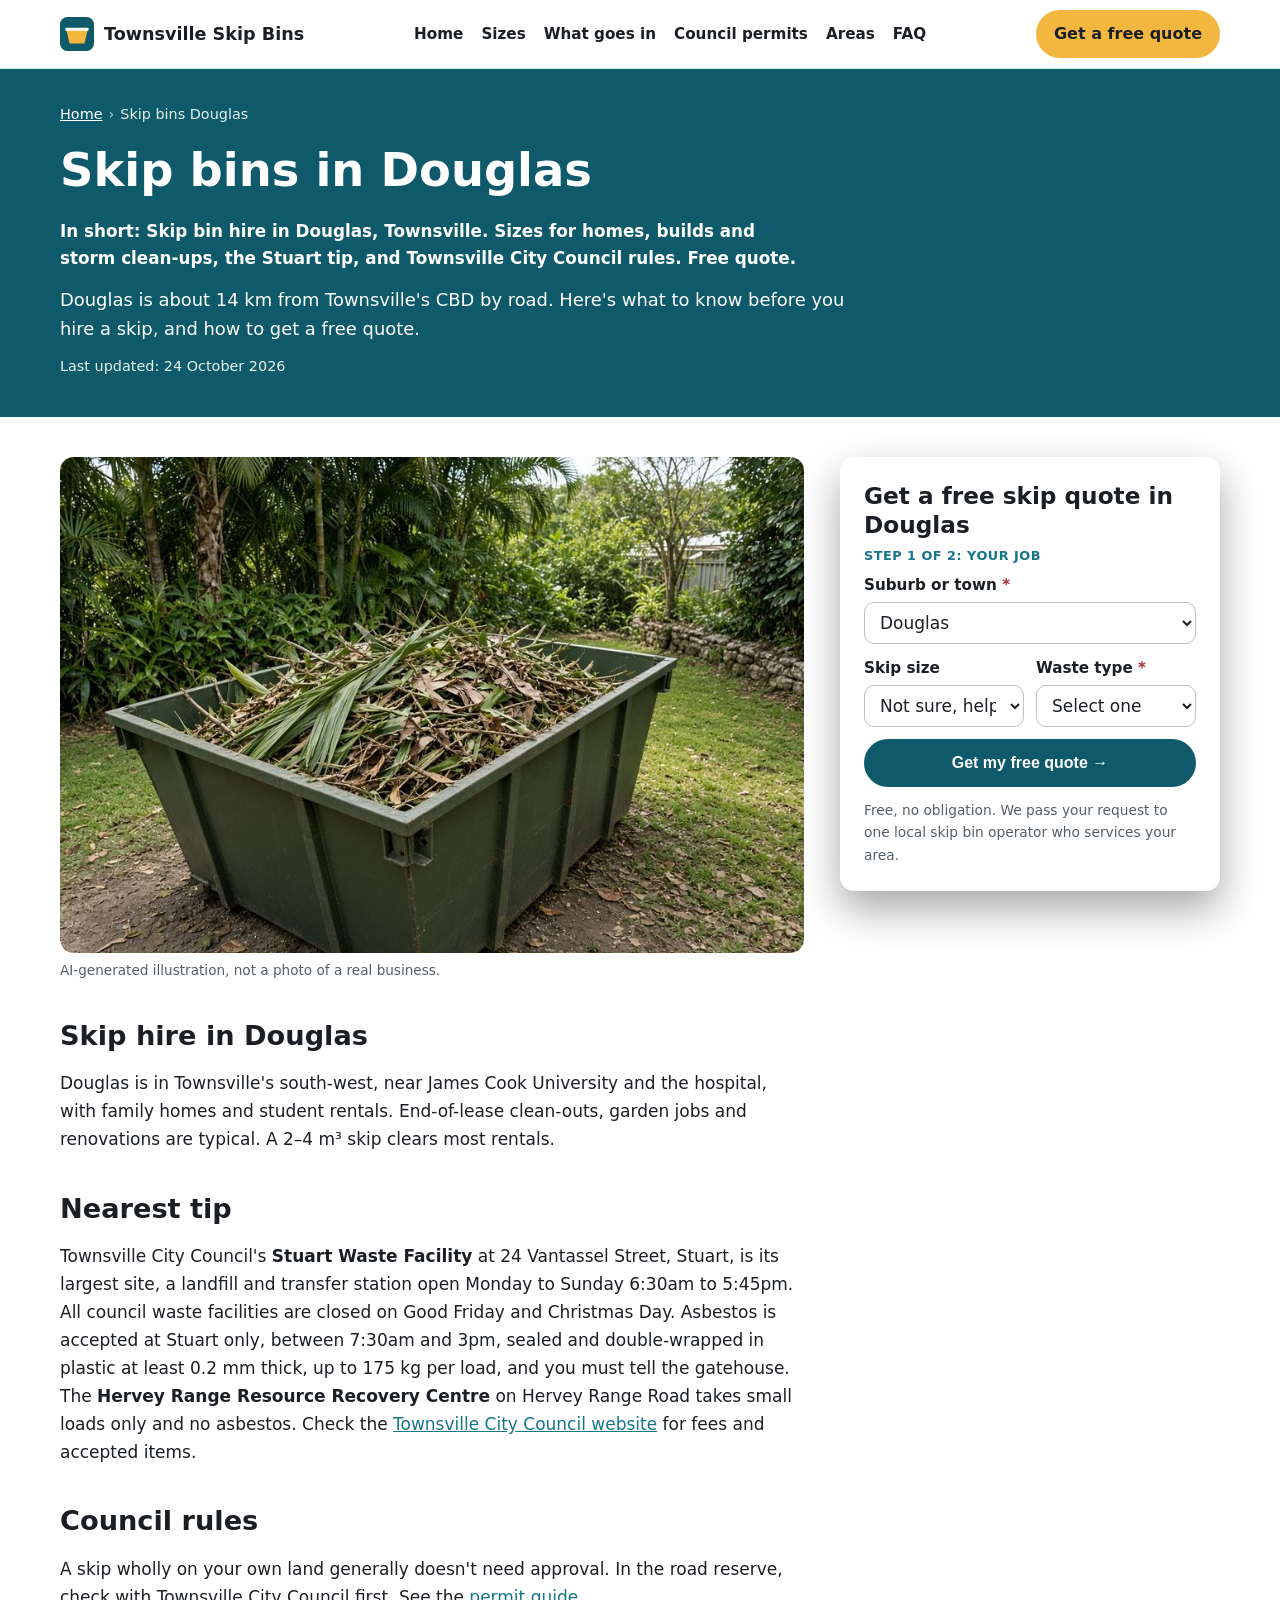
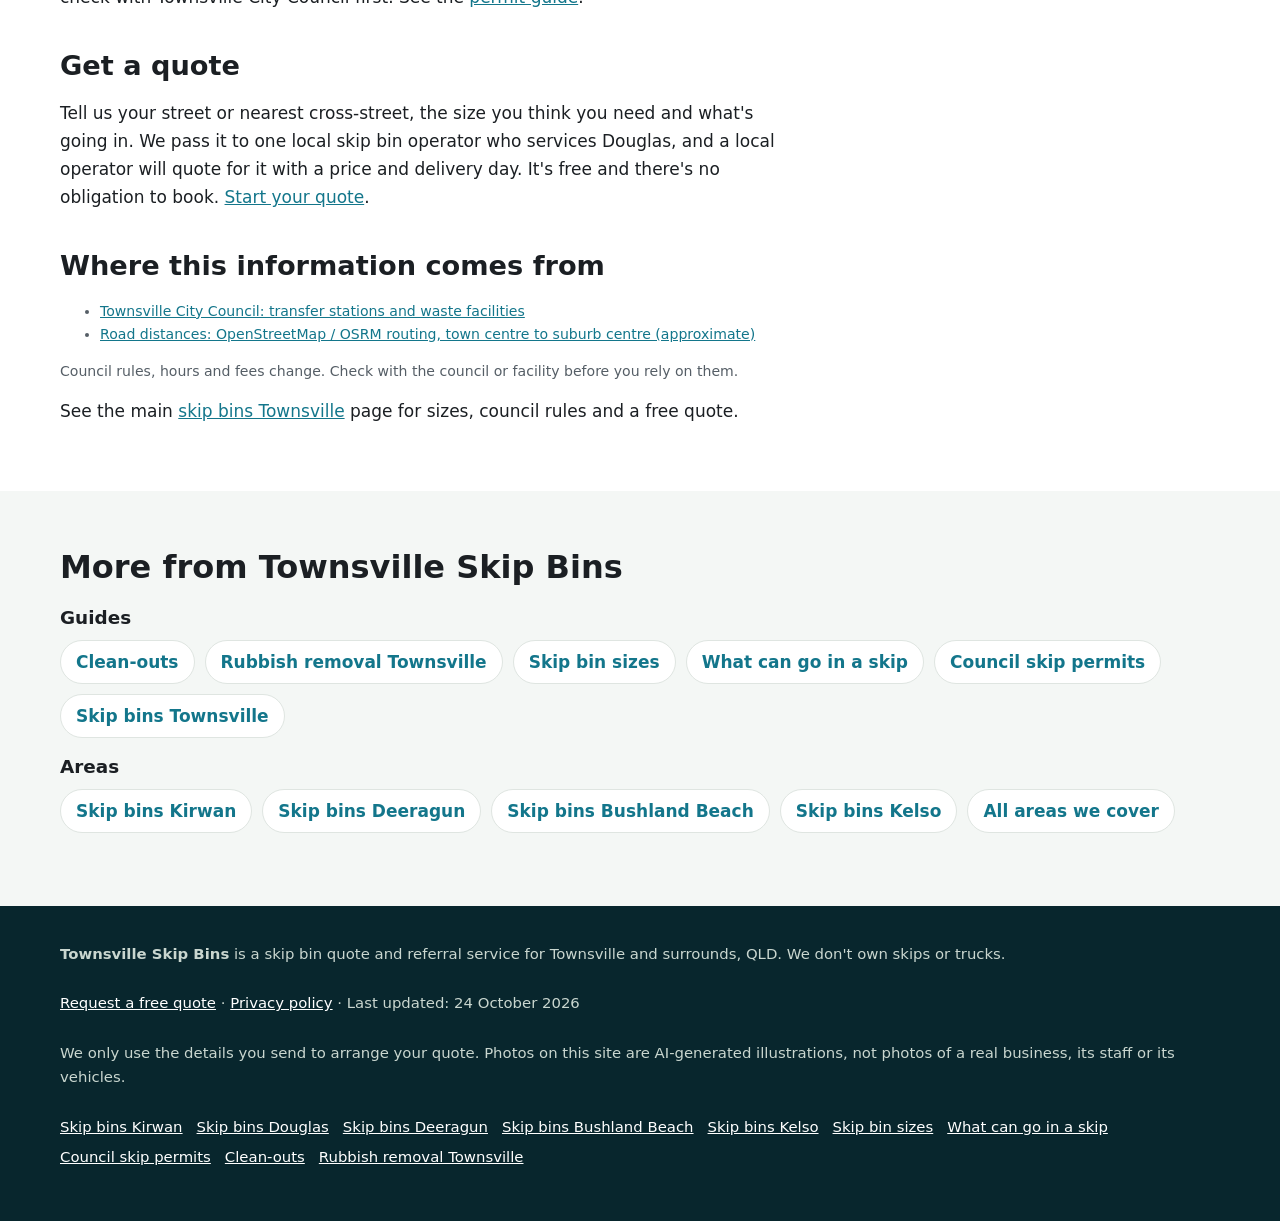
<file: skip-bins-douglas/index.html>
<!doctype html>
<html lang="en-AU">
<head>
<meta charset="utf-8">
<!-- Search Console verification meta tag goes here once the property is created -->
<meta name="viewport" content="width=device-width, initial-scale=1">
<title>Skip Bins Douglas | Free Skip Bin Hire Quotes, Douglas Townsville</title>
<meta name="description" content="Skip bin hire in Douglas, Townsville. Sizes for homes, builds and storm clean-ups, the Stuart tip, and Townsville City Council rules. Free quote.">
<link rel="canonical" href="https://townsvilleskipbins.com/skip-bins-douglas/">
<link rel="icon" href="/favicon.svg" type="image/svg+xml">
<meta name="theme-color" content="#0e5a6b">
<meta property="og:type" content="article">
<meta property="og:locale" content="en_AU">
<meta property="og:site_name" content="Townsville Skip Bins">
<meta property="og:title" content="Skip Bins Douglas | Free Skip Bin Hire Quotes, Douglas Townsville">
<meta property="og:description" content="Skip bin hire in Douglas, Townsville. Sizes for homes, builds and storm clean-ups, the Stuart tip, and Townsville City Council rules. Free quote.">
<meta property="og:url" content="https://townsvilleskipbins.com/skip-bins-douglas/">
<meta property="og:image" content="https://townsvilleskipbins.com/img/hero.jpg">
<meta name="twitter:card" content="summary_large_image">
<script>document.documentElement.classList.add('js')</script>
<link rel="stylesheet" href="/styles.css">

<!-- Google tag (gtag.js) -->
<script async src="https://www.googletagmanager.com/gtag/js?id=G-PF54L7E9ZY"></script>
<script>
  window.dataLayer = window.dataLayer || [];
  function gtag(){dataLayer.push(arguments);}
  gtag('js', new Date());
  gtag('config', 'G-PF54L7E9ZY');
</script>

<script type="application/ld+json">
{
 "@context": "https://schema.org",
 "@type": "WebPage",
 "@id": "https://townsvilleskipbins.com/skip-bins-douglas/#webpage",
 "url": "https://townsvilleskipbins.com/skip-bins-douglas/",
 "name": "Skip Bins Douglas | Free Skip Bin Hire Quotes, Douglas Townsville",
 "description": "Skip bin hire in Douglas, Townsville. Sizes for homes, builds and storm clean-ups, the Stuart tip, and Townsville City Council rules. Free quote.",
 "inLanguage": "en-AU",
 "dateModified": "2026-10-24",
 "isPartOf": {
  "@id": "https://townsvilleskipbins.com/#website"
 }
}
</script>
<script type="application/ld+json">
{
 "@context": "https://schema.org",
 "@type": "BreadcrumbList",
 "itemListElement": [
  {
   "@type": "ListItem",
   "position": 1,
   "name": "Home",
   "item": "https://townsvilleskipbins.com/"
  },
  {
   "@type": "ListItem",
   "position": 2,
   "name": "Skip bins Douglas",
   "item": "https://townsvilleskipbins.com/skip-bins-douglas/"
  }
 ]
}
</script>
<script type="application/ld+json">
{
 "@context": "https://schema.org",
 "@type": "Service",
 "@id": "https://townsvilleskipbins.com/skip-bins-douglas/#service",
 "name": "Skip bin hire quotes in Douglas",
 "serviceType": "Skip bin hire",
 "description": "Skip bin hire in Douglas, Townsville. Sizes for homes, builds and storm clean-ups, the Stuart tip, and Townsville City Council rules. Free quote.",
 "url": "https://townsvilleskipbins.com/skip-bins-douglas/",
 "provider": {
  "@type": "Organization",
  "name": "Townsville Skip Bins",
  "url": "https://townsvilleskipbins.com/"
 },
 "areaServed": [
  {
   "@type": "Place",
   "name": "Douglas, QLD"
  }
 ]
}
</script>
</head>
<body>
<a class="skip-link" href="#main">Skip to content</a>

<header class="site-header">
  <div class="wrap">
    <a class="brand" href="/" aria-label="Townsville Skip Bins home">
      <svg viewBox="0 0 64 64" aria-hidden="true"><rect width="64" height="64" rx="14" fill="#0e5a6b"/><path d="M12 24h40l-6 26H18z" fill="#f3b73f"/><rect x="10" y="20" width="44" height="6" rx="2" fill="#fff"/></svg>
      Townsville Skip Bins
    </a>
    <nav class="nav" aria-label="Main">
      <a href="/">Home</a>
      <a href="/skip-bin-sizes/">Sizes</a>
      <a href="/what-can-go-in-a-skip/">What goes in</a>
      <a href="/skip-bin-council-permit/">Council permits</a>
      <a href="/#areas">Areas</a>
      <a href="/#faq">FAQ</a>
    </nav>
    <a class="btn btn-call header-call" href="#quote">Get a free quote</a>
  </div>
</header>

<main id="main">
<section class="page-hero" aria-labelledby="h1">
  <div class="wrap">
    <nav class="crumbs" aria-label="Breadcrumb"><ol><li><a href="https://townsvilleskipbins.com/">Home</a></li><li aria-current="page">Skip bins Douglas</li></ol></nav>
    <h1 id="h1">Skip bins in Douglas</h1>
    <p class="summary">In short: Skip bin hire in Douglas, Townsville. Sizes for homes, builds and storm clean-ups, the Stuart tip, and Townsville City Council rules. Free quote.</p>
    <p class="lead">Douglas is about 14 km from Townsville's CBD by road. Here's what to know before you hire a skip, and how to get a free quote.</p>
    <p class="updated">Last updated: 24 October 2026</p>
  </div>
</section>
<div class="wrap page-grid">
  <article class="page-body">
<figure><img src="/img/card-green.jpg" width="900" height="600" style="aspect-ratio:3/2;object-fit:cover" alt="Illustration of a skip bin with green waste" decoding="async"><figcaption>AI-generated illustration, not a photo of a real business.</figcaption></figure>
<h2>Skip hire in Douglas</h2>
<p>Douglas is in Townsville's south-west, near James Cook University and the hospital, with family homes and student rentals. End-of-lease clean-outs, garden jobs and renovations are typical. A 2–4 m³ skip clears most rentals.</p>
<h2>Nearest tip</h2>
<p>Townsville City Council's <strong>Stuart Waste Facility</strong> at 24 Vantassel Street, Stuart, is its largest site, a landfill and transfer station open Monday to Sunday 6:30am to 5:45pm. All council waste facilities are closed on Good Friday and Christmas Day. Asbestos is accepted at Stuart only, between 7:30am and 3pm, sealed and double-wrapped in plastic at least 0.2 mm thick, up to 175 kg per load, and you must tell the gatehouse. The <strong>Hervey Range Resource Recovery Centre</strong> on Hervey Range Road takes small loads only and no asbestos. Check the <a href="https://www.townsville.qld.gov.au/" rel="noopener">Townsville City Council website</a> for fees and accepted items.</p>
<h2>Council rules</h2>
<p>A skip wholly on your own land generally doesn't need approval. In the road reserve, check with Townsville City Council first. See the <a href="/skip-bin-council-permit/">permit guide</a>.</p>
<h2>Get a quote</h2>
<p>Tell us your street or nearest cross-street, the size you think you need and what's going in. We pass it to one local skip bin operator who services Douglas, and a local operator will quote for it with a price and delivery day. It's free and there's no obligation to book. <a href="#quote">Start your quote</a>.</p>
<h2>Where this information comes from</h2>
<ul class="sources"><li><a href="https://www.townsville.qld.gov.au/water-waste-and-environment/waste-and-recycling/transfer-stations" rel="noopener">Townsville City Council: transfer stations and waste facilities</a></li><li><a href="https://www.openstreetmap.org/" rel="noopener">Road distances: OpenStreetMap / OSRM routing, town centre to suburb centre (approximate)</a></li></ul>
<p class="sources">Council rules, hours and fees change. Check with the council or facility before you rely on them.</p>

<p class="home-link">See the main <a href="/">skip bins Townsville</a> page for sizes, council rules and a free quote.</p>
  </article>
  <aside class="page-aside">
    <div class="hero-form-card" id="quote">
      <h2 id="quote-h">Get a free skip quote in Douglas</h2>
      <form class="quote-form two-step" id="quote-form" action="https://formsubmit.co/quotes@townsvilleskipbins.com" method="post" novalidate>
        <input type="hidden" name="_subject" value="New quote request – townsvilleskipbins.com">
        <input type="hidden" name="_captcha" value="true">
        <input type="hidden" name="_template" value="table">
        <input type="hidden" name="_next" value="https://townsvilleskipbins.com/thanks.html?lead=1">
        <input type="hidden" name="_autoresponse" value="Thanks for your skip bin request. We&#x27;ve received it and are passing it to a local operator, who&#x27;ll be in touch shortly with availability and a price.">
        <input type="text" name="_honey" style="display:none" tabindex="-1" autocomplete="off" aria-hidden="true">
        <input type="hidden" name="source" value="townsvilleskipbins.com">
        <input type="hidden" name="page" value="/skip-bins-douglas/">
        <fieldset class="step step-1">
          <legend class="step-label">Step 1 of 2: your job</legend>
          <div class="full"><label for="suburb">Suburb or town <span class="req" aria-hidden="true">*</span></label>
            <select id="suburb" name="suburb" required><option value="">Choose your suburb</option><option>Townsville City</option><option>North Ward</option><option>South Townsville</option><option>Railway Estate</option><option>Hermit Park</option><option>Mundingburra</option><option>Aitkenvale</option><option>Annandale</option><option selected>Douglas</option><option>Kirwan</option><option>Thuringowa Central</option><option>Condon</option><option>Rasmussen</option><option>Kelso</option><option>Deeragun</option><option>Bushland Beach</option><option>Burdell</option><option>Mount Low</option><option>Idalia</option><option>Cranbrook</option><option>Heatley</option><option>Garbutt</option><option>Wulguru</option><option>Stuart</option><option value="Other">Other (tell us below)</option></select></div>
          <div class="full other-wrap"><label for="suburb_other">Other suburb or town</label><input id="suburb_other" name="suburb_other" type="text" autocomplete="address-level2"></div>
          <div><label for="size">Skip size</label>
            <select id="size" name="skip_size"><option value="Not sure">Not sure, help me choose</option><option>Skip bag (about 1 m³)</option><option>2 m³</option><option>3 m³</option><option>4 m³</option><option>6 m³</option><option>8 m³</option><option>9 m³</option><option>10–12 m³</option><option>Larger / hook-lift</option></select></div>
          <div><label for="waste">Waste type <span class="req" aria-hidden="true">*</span></label>
            <select id="waste" name="waste_type" required><option value="">Select one</option><option>General household</option><option>Green waste</option><option>Mixed renovation / building</option><option>Soil, concrete or bricks</option><option>Mixed, not sure</option><option>May contain asbestos</option></select></div>
          <div class="full js-only"><button class="btn btn-primary btn-block" type="button" id="to-step-2">Get my free quote →</button></div>
          <p class="microcopy full">Free, no obligation. We pass your request to one local skip bin operator who services your area.</p>
          <p class="form-error full" id="step1-error" role="alert" hidden>Please choose your suburb and waste type.</p>
        </fieldset>
        <fieldset class="step step-2" id="step-2">
          <legend class="step-label">Step 2 of 2: your details</legend>
          <div><label for="name">Name <span class="req" aria-hidden="true">*</span></label><input id="name" name="name" type="text" autocomplete="name" required></div>
          <div><label for="phone">Phone <span class="req" aria-hidden="true">*</span></label><input id="phone" name="phone" type="tel" autocomplete="tel" inputmode="tel" required></div>
          <div><label for="email">Email</label><input id="email" name="email" type="email" autocomplete="email"></div>
          <div><label for="date">Delivery date</label><input id="date" name="preferred_date" type="date"></div>
          <div class="full"><label for="message">Anything else?</label><textarea id="message" name="message" rows="2" placeholder="e.g. storm clean-up, highset reno, rental clean-out in Douglas, 7 days"></textarea></div>
          <p class="consent full">By sending this form you agree we can share your details with one local skip bin operator so they can quote for your job. See our <a href="/privacy.html">privacy policy</a>.</p>
          <div class="full step2-actions"><button class="btn btn-primary" type="submit">Send my quote request</button><button class="btn-link js-only" type="button" id="back-1">← Back</button></div>
        </fieldset>
      </form>
    </div>
  </aside>
</div>
<section class="alt" aria-labelledby="more-h">
  <div class="wrap">
    <h2 id="more-h">More from Townsville Skip Bins</h2>
    <h3>Guides</h3>
    <ul class="link-list"><li><a href="/clean-outs/">Clean-outs</a></li><li><a href="/rubbish-removal-townsville/">Rubbish removal Townsville</a></li><li><a href="/skip-bin-sizes/">Skip bin sizes</a></li><li><a href="/what-can-go-in-a-skip/">What can go in a skip</a></li><li><a href="/skip-bin-council-permit/">Council skip permits</a></li><li><a href="/">Skip bins Townsville</a></li></ul>
    <h3>Areas</h3>
    <ul class="link-list"><li><a href="/skip-bins-kirwan/">Skip bins Kirwan</a></li><li><a href="/skip-bins-deeragun/">Skip bins Deeragun</a></li><li><a href="/skip-bins-bushland-beach/">Skip bins Bushland Beach</a></li><li><a href="/skip-bins-kelso/">Skip bins Kelso</a></li><li><a href="/#areas">All areas we cover</a></li></ul>
  </div>
</section>
</main>

<footer class="site-footer">
  <div class="wrap">
    <p><strong>Townsville Skip Bins</strong> is a skip bin quote and referral service for Townsville and surrounds, QLD. We don't own skips or trucks.</p>
    <p><a href="#quote">Request a free quote</a> · <a href="/privacy.html">Privacy policy</a> · Last updated: 24 October 2026</p>
    <p>We only use the details you send to arrange your quote. Photos on this site are AI-generated illustrations, not photos of a real business, its staff or its vehicles.</p>
    <p class="footer-links"><a href="/skip-bins-kirwan/">Skip bins Kirwan</a> <a href="/skip-bins-douglas/">Skip bins Douglas</a> <a href="/skip-bins-deeragun/">Skip bins Deeragun</a> <a href="/skip-bins-bushland-beach/">Skip bins Bushland Beach</a> <a href="/skip-bins-kelso/">Skip bins Kelso</a> <a href="/skip-bin-sizes/">Skip bin sizes</a> <a href="/what-can-go-in-a-skip/">What can go in a skip</a> <a href="/skip-bin-council-permit/">Council skip permits</a> <a href="/clean-outs/">Clean-outs</a> <a href="/rubbish-removal-townsville/">Rubbish removal Townsville</a></p>
  </div>
</footer>

<div class="mobile-call" aria-label="Quick contact">
  <a class="btn btn-call" href="#quote">Get a free quote</a>
</div>
<script src="/form.js" defer></script>
</body>
</html>
</file>
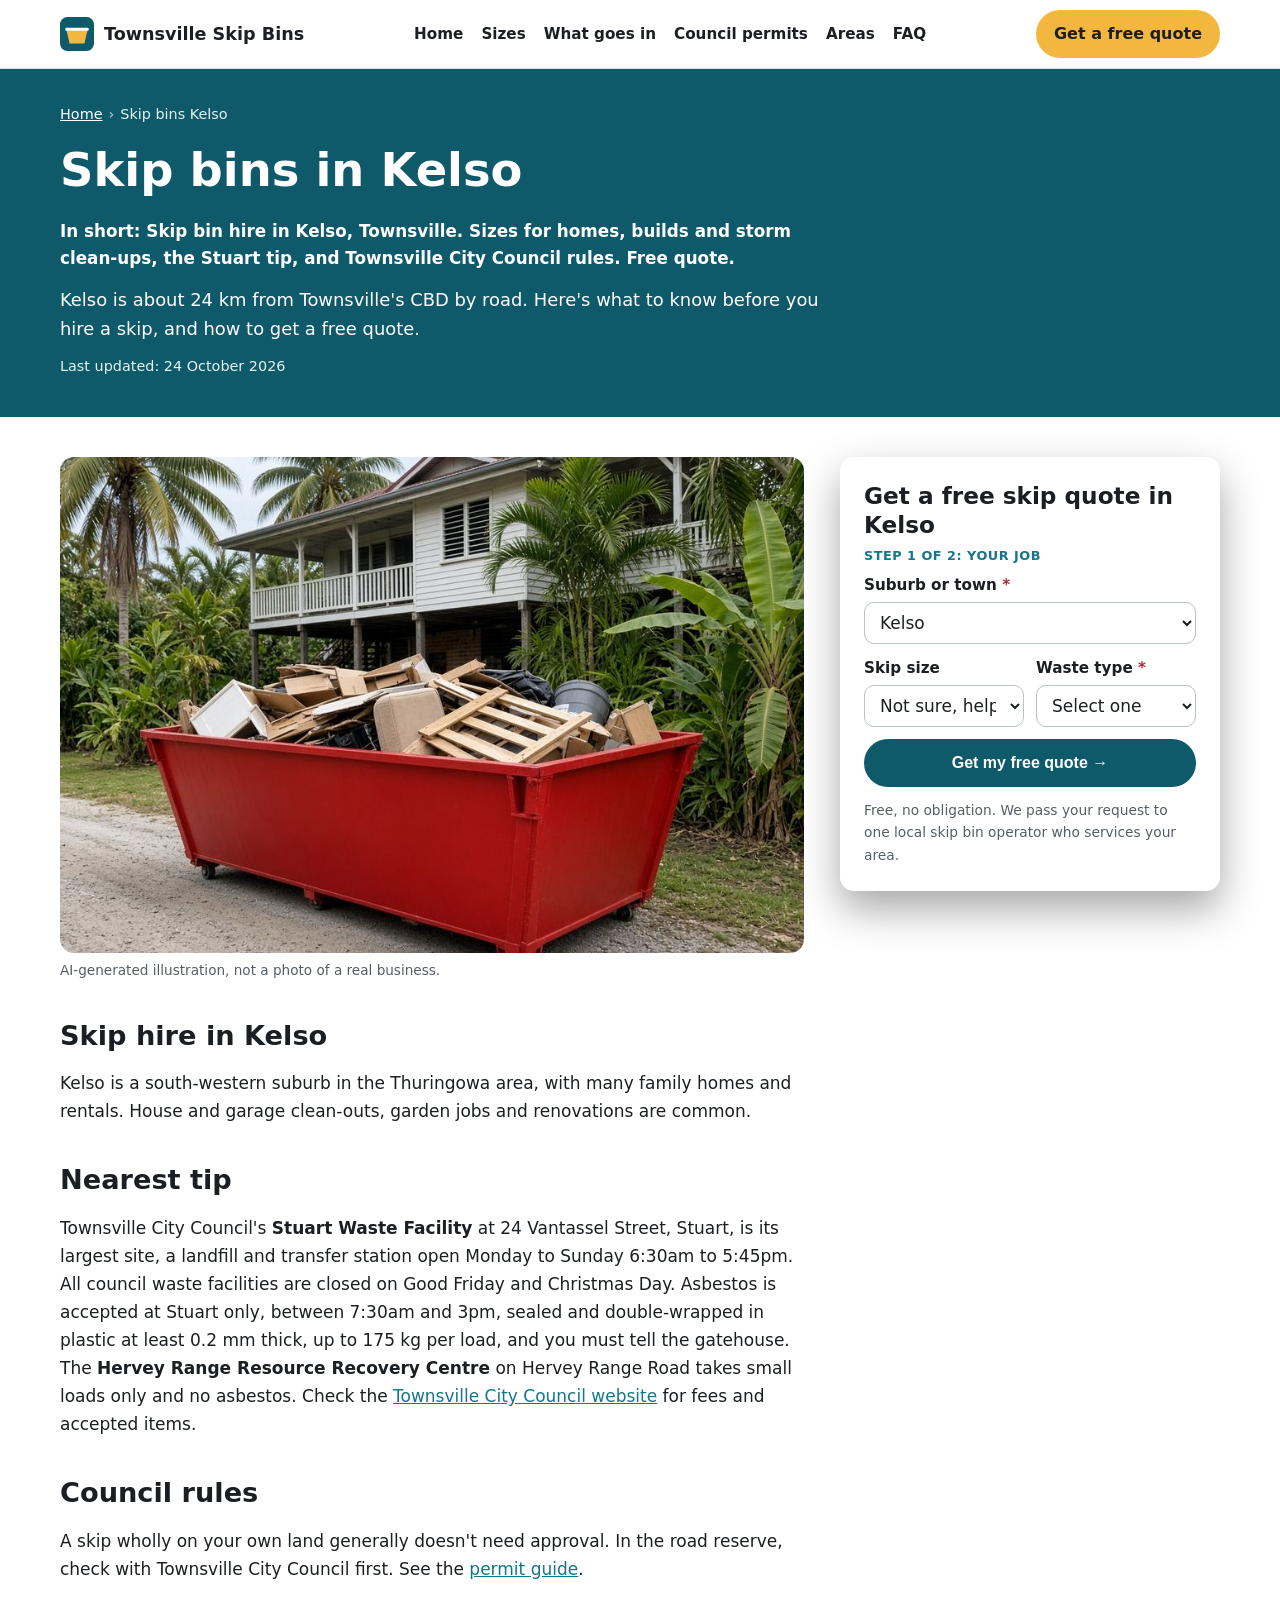
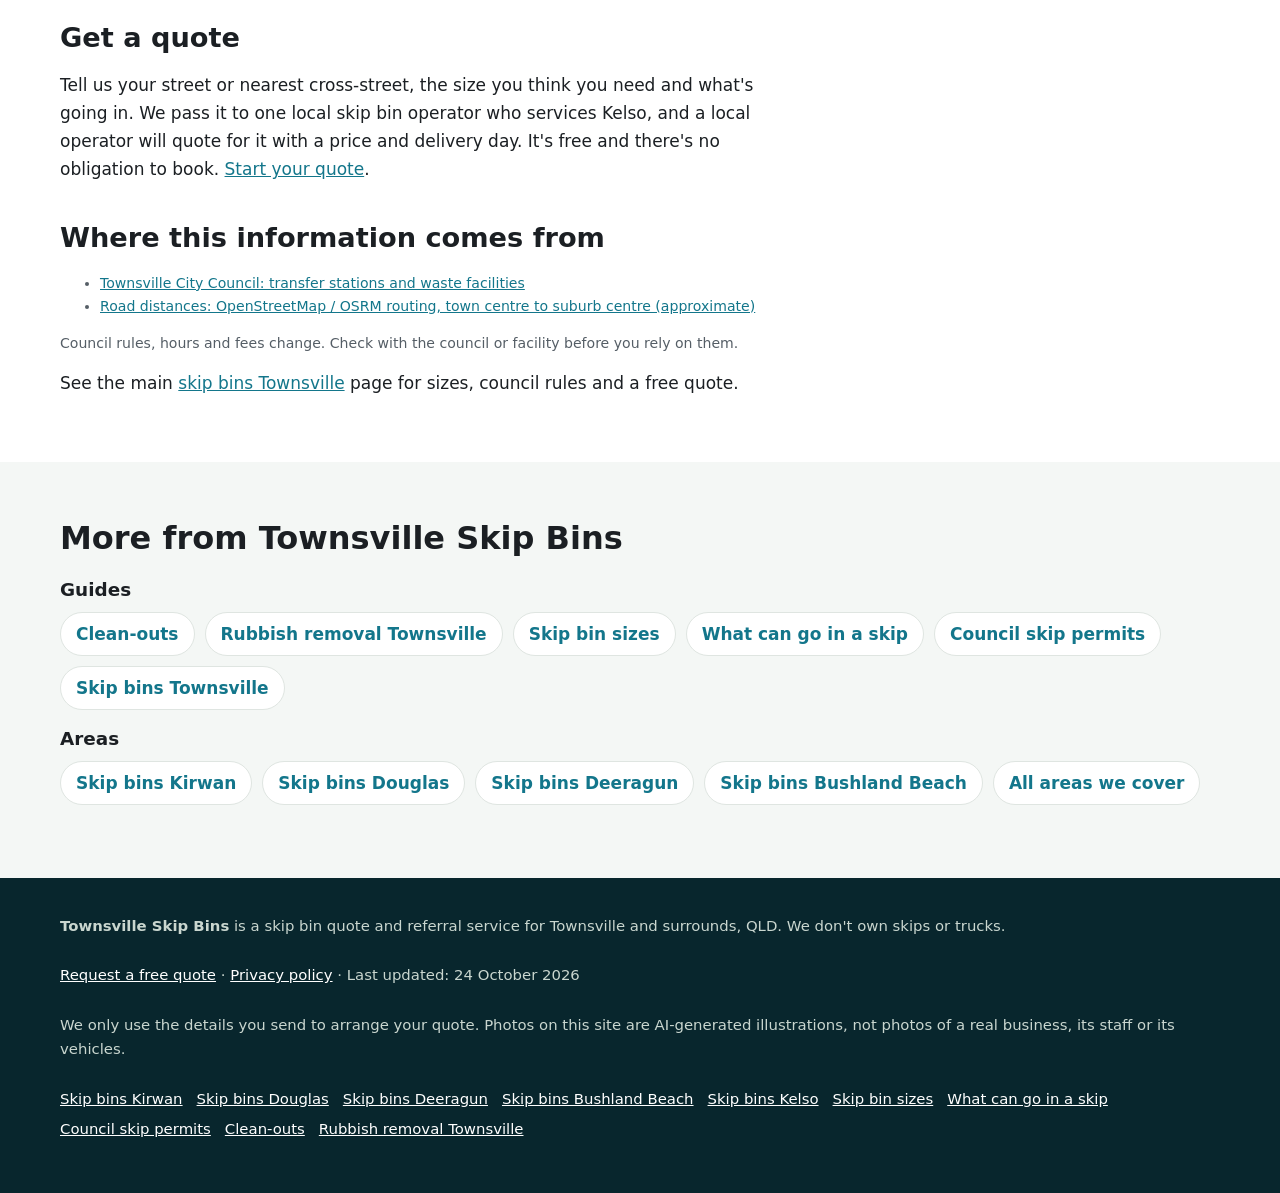
<file: skip-bins-kelso/index.html>
<!doctype html>
<html lang="en-AU">
<head>
<meta charset="utf-8">
<!-- Search Console verification meta tag goes here once the property is created -->
<meta name="viewport" content="width=device-width, initial-scale=1">
<title>Skip Bins Kelso | Free Skip Bin Hire Quotes, Kelso Townsville</title>
<meta name="description" content="Skip bin hire in Kelso, Townsville. Sizes for homes, builds and storm clean-ups, the Stuart tip, and Townsville City Council rules. Free quote.">
<link rel="canonical" href="https://townsvilleskipbins.com/skip-bins-kelso/">
<link rel="icon" href="/favicon.svg" type="image/svg+xml">
<meta name="theme-color" content="#0e5a6b">
<meta property="og:type" content="article">
<meta property="og:locale" content="en_AU">
<meta property="og:site_name" content="Townsville Skip Bins">
<meta property="og:title" content="Skip Bins Kelso | Free Skip Bin Hire Quotes, Kelso Townsville">
<meta property="og:description" content="Skip bin hire in Kelso, Townsville. Sizes for homes, builds and storm clean-ups, the Stuart tip, and Townsville City Council rules. Free quote.">
<meta property="og:url" content="https://townsvilleskipbins.com/skip-bins-kelso/">
<meta property="og:image" content="https://townsvilleskipbins.com/img/hero.jpg">
<meta name="twitter:card" content="summary_large_image">
<script>document.documentElement.classList.add('js')</script>
<link rel="stylesheet" href="/styles.css">

<!-- Google tag (gtag.js) -->
<script async src="https://www.googletagmanager.com/gtag/js?id=G-PF54L7E9ZY"></script>
<script>
  window.dataLayer = window.dataLayer || [];
  function gtag(){dataLayer.push(arguments);}
  gtag('js', new Date());
  gtag('config', 'G-PF54L7E9ZY');
</script>

<script type="application/ld+json">
{
 "@context": "https://schema.org",
 "@type": "WebPage",
 "@id": "https://townsvilleskipbins.com/skip-bins-kelso/#webpage",
 "url": "https://townsvilleskipbins.com/skip-bins-kelso/",
 "name": "Skip Bins Kelso | Free Skip Bin Hire Quotes, Kelso Townsville",
 "description": "Skip bin hire in Kelso, Townsville. Sizes for homes, builds and storm clean-ups, the Stuart tip, and Townsville City Council rules. Free quote.",
 "inLanguage": "en-AU",
 "dateModified": "2026-10-24",
 "isPartOf": {
  "@id": "https://townsvilleskipbins.com/#website"
 }
}
</script>
<script type="application/ld+json">
{
 "@context": "https://schema.org",
 "@type": "BreadcrumbList",
 "itemListElement": [
  {
   "@type": "ListItem",
   "position": 1,
   "name": "Home",
   "item": "https://townsvilleskipbins.com/"
  },
  {
   "@type": "ListItem",
   "position": 2,
   "name": "Skip bins Kelso",
   "item": "https://townsvilleskipbins.com/skip-bins-kelso/"
  }
 ]
}
</script>
<script type="application/ld+json">
{
 "@context": "https://schema.org",
 "@type": "Service",
 "@id": "https://townsvilleskipbins.com/skip-bins-kelso/#service",
 "name": "Skip bin hire quotes in Kelso",
 "serviceType": "Skip bin hire",
 "description": "Skip bin hire in Kelso, Townsville. Sizes for homes, builds and storm clean-ups, the Stuart tip, and Townsville City Council rules. Free quote.",
 "url": "https://townsvilleskipbins.com/skip-bins-kelso/",
 "provider": {
  "@type": "Organization",
  "name": "Townsville Skip Bins",
  "url": "https://townsvilleskipbins.com/"
 },
 "areaServed": [
  {
   "@type": "Place",
   "name": "Kelso, QLD"
  }
 ]
}
</script>
</head>
<body>
<a class="skip-link" href="#main">Skip to content</a>

<header class="site-header">
  <div class="wrap">
    <a class="brand" href="/" aria-label="Townsville Skip Bins home">
      <svg viewBox="0 0 64 64" aria-hidden="true"><rect width="64" height="64" rx="14" fill="#0e5a6b"/><path d="M12 24h40l-6 26H18z" fill="#f3b73f"/><rect x="10" y="20" width="44" height="6" rx="2" fill="#fff"/></svg>
      Townsville Skip Bins
    </a>
    <nav class="nav" aria-label="Main">
      <a href="/">Home</a>
      <a href="/skip-bin-sizes/">Sizes</a>
      <a href="/what-can-go-in-a-skip/">What goes in</a>
      <a href="/skip-bin-council-permit/">Council permits</a>
      <a href="/#areas">Areas</a>
      <a href="/#faq">FAQ</a>
    </nav>
    <a class="btn btn-call header-call" href="#quote">Get a free quote</a>
  </div>
</header>

<main id="main">
<section class="page-hero" aria-labelledby="h1">
  <div class="wrap">
    <nav class="crumbs" aria-label="Breadcrumb"><ol><li><a href="https://townsvilleskipbins.com/">Home</a></li><li aria-current="page">Skip bins Kelso</li></ol></nav>
    <h1 id="h1">Skip bins in Kelso</h1>
    <p class="summary">In short: Skip bin hire in Kelso, Townsville. Sizes for homes, builds and storm clean-ups, the Stuart tip, and Townsville City Council rules. Free quote.</p>
    <p class="lead">Kelso is about 24 km from Townsville's CBD by road. Here's what to know before you hire a skip, and how to get a free quote.</p>
    <p class="updated">Last updated: 24 October 2026</p>
  </div>
</section>
<div class="wrap page-grid">
  <article class="page-body">
<figure><img src="/img/card-home.jpg" width="900" height="600" style="aspect-ratio:3/2;object-fit:cover" alt="Illustration of a skip bin outside a home during a clean-out" decoding="async"><figcaption>AI-generated illustration, not a photo of a real business.</figcaption></figure>
<h2>Skip hire in Kelso</h2>
<p>Kelso is a south-western suburb in the Thuringowa area, with many family homes and rentals. House and garage clean-outs, garden jobs and renovations are common.</p>
<h2>Nearest tip</h2>
<p>Townsville City Council's <strong>Stuart Waste Facility</strong> at 24 Vantassel Street, Stuart, is its largest site, a landfill and transfer station open Monday to Sunday 6:30am to 5:45pm. All council waste facilities are closed on Good Friday and Christmas Day. Asbestos is accepted at Stuart only, between 7:30am and 3pm, sealed and double-wrapped in plastic at least 0.2 mm thick, up to 175 kg per load, and you must tell the gatehouse. The <strong>Hervey Range Resource Recovery Centre</strong> on Hervey Range Road takes small loads only and no asbestos. Check the <a href="https://www.townsville.qld.gov.au/" rel="noopener">Townsville City Council website</a> for fees and accepted items.</p>
<h2>Council rules</h2>
<p>A skip wholly on your own land generally doesn't need approval. In the road reserve, check with Townsville City Council first. See the <a href="/skip-bin-council-permit/">permit guide</a>.</p>
<h2>Get a quote</h2>
<p>Tell us your street or nearest cross-street, the size you think you need and what's going in. We pass it to one local skip bin operator who services Kelso, and a local operator will quote for it with a price and delivery day. It's free and there's no obligation to book. <a href="#quote">Start your quote</a>.</p>
<h2>Where this information comes from</h2>
<ul class="sources"><li><a href="https://www.townsville.qld.gov.au/water-waste-and-environment/waste-and-recycling/transfer-stations" rel="noopener">Townsville City Council: transfer stations and waste facilities</a></li><li><a href="https://www.openstreetmap.org/" rel="noopener">Road distances: OpenStreetMap / OSRM routing, town centre to suburb centre (approximate)</a></li></ul>
<p class="sources">Council rules, hours and fees change. Check with the council or facility before you rely on them.</p>

<p class="home-link">See the main <a href="/">skip bins Townsville</a> page for sizes, council rules and a free quote.</p>
  </article>
  <aside class="page-aside">
    <div class="hero-form-card" id="quote">
      <h2 id="quote-h">Get a free skip quote in Kelso</h2>
      <form class="quote-form two-step" id="quote-form" action="https://formsubmit.co/quotes@townsvilleskipbins.com" method="post" novalidate>
        <input type="hidden" name="_subject" value="New quote request – townsvilleskipbins.com">
        <input type="hidden" name="_captcha" value="true">
        <input type="hidden" name="_template" value="table">
        <input type="hidden" name="_next" value="https://townsvilleskipbins.com/thanks.html?lead=1">
        <input type="hidden" name="_autoresponse" value="Thanks for your skip bin request. We&#x27;ve received it and are passing it to a local operator, who&#x27;ll be in touch shortly with availability and a price.">
        <input type="text" name="_honey" style="display:none" tabindex="-1" autocomplete="off" aria-hidden="true">
        <input type="hidden" name="source" value="townsvilleskipbins.com">
        <input type="hidden" name="page" value="/skip-bins-kelso/">
        <fieldset class="step step-1">
          <legend class="step-label">Step 1 of 2: your job</legend>
          <div class="full"><label for="suburb">Suburb or town <span class="req" aria-hidden="true">*</span></label>
            <select id="suburb" name="suburb" required><option value="">Choose your suburb</option><option>Townsville City</option><option>North Ward</option><option>South Townsville</option><option>Railway Estate</option><option>Hermit Park</option><option>Mundingburra</option><option>Aitkenvale</option><option>Annandale</option><option>Douglas</option><option>Kirwan</option><option>Thuringowa Central</option><option>Condon</option><option>Rasmussen</option><option selected>Kelso</option><option>Deeragun</option><option>Bushland Beach</option><option>Burdell</option><option>Mount Low</option><option>Idalia</option><option>Cranbrook</option><option>Heatley</option><option>Garbutt</option><option>Wulguru</option><option>Stuart</option><option value="Other">Other (tell us below)</option></select></div>
          <div class="full other-wrap"><label for="suburb_other">Other suburb or town</label><input id="suburb_other" name="suburb_other" type="text" autocomplete="address-level2"></div>
          <div><label for="size">Skip size</label>
            <select id="size" name="skip_size"><option value="Not sure">Not sure, help me choose</option><option>Skip bag (about 1 m³)</option><option>2 m³</option><option>3 m³</option><option>4 m³</option><option>6 m³</option><option>8 m³</option><option>9 m³</option><option>10–12 m³</option><option>Larger / hook-lift</option></select></div>
          <div><label for="waste">Waste type <span class="req" aria-hidden="true">*</span></label>
            <select id="waste" name="waste_type" required><option value="">Select one</option><option>General household</option><option>Green waste</option><option>Mixed renovation / building</option><option>Soil, concrete or bricks</option><option>Mixed, not sure</option><option>May contain asbestos</option></select></div>
          <div class="full js-only"><button class="btn btn-primary btn-block" type="button" id="to-step-2">Get my free quote →</button></div>
          <p class="microcopy full">Free, no obligation. We pass your request to one local skip bin operator who services your area.</p>
          <p class="form-error full" id="step1-error" role="alert" hidden>Please choose your suburb and waste type.</p>
        </fieldset>
        <fieldset class="step step-2" id="step-2">
          <legend class="step-label">Step 2 of 2: your details</legend>
          <div><label for="name">Name <span class="req" aria-hidden="true">*</span></label><input id="name" name="name" type="text" autocomplete="name" required></div>
          <div><label for="phone">Phone <span class="req" aria-hidden="true">*</span></label><input id="phone" name="phone" type="tel" autocomplete="tel" inputmode="tel" required></div>
          <div><label for="email">Email</label><input id="email" name="email" type="email" autocomplete="email"></div>
          <div><label for="date">Delivery date</label><input id="date" name="preferred_date" type="date"></div>
          <div class="full"><label for="message">Anything else?</label><textarea id="message" name="message" rows="2" placeholder="e.g. storm clean-up, highset reno, rental clean-out in Douglas, 7 days"></textarea></div>
          <p class="consent full">By sending this form you agree we can share your details with one local skip bin operator so they can quote for your job. See our <a href="/privacy.html">privacy policy</a>.</p>
          <div class="full step2-actions"><button class="btn btn-primary" type="submit">Send my quote request</button><button class="btn-link js-only" type="button" id="back-1">← Back</button></div>
        </fieldset>
      </form>
    </div>
  </aside>
</div>
<section class="alt" aria-labelledby="more-h">
  <div class="wrap">
    <h2 id="more-h">More from Townsville Skip Bins</h2>
    <h3>Guides</h3>
    <ul class="link-list"><li><a href="/clean-outs/">Clean-outs</a></li><li><a href="/rubbish-removal-townsville/">Rubbish removal Townsville</a></li><li><a href="/skip-bin-sizes/">Skip bin sizes</a></li><li><a href="/what-can-go-in-a-skip/">What can go in a skip</a></li><li><a href="/skip-bin-council-permit/">Council skip permits</a></li><li><a href="/">Skip bins Townsville</a></li></ul>
    <h3>Areas</h3>
    <ul class="link-list"><li><a href="/skip-bins-kirwan/">Skip bins Kirwan</a></li><li><a href="/skip-bins-douglas/">Skip bins Douglas</a></li><li><a href="/skip-bins-deeragun/">Skip bins Deeragun</a></li><li><a href="/skip-bins-bushland-beach/">Skip bins Bushland Beach</a></li><li><a href="/#areas">All areas we cover</a></li></ul>
  </div>
</section>
</main>

<footer class="site-footer">
  <div class="wrap">
    <p><strong>Townsville Skip Bins</strong> is a skip bin quote and referral service for Townsville and surrounds, QLD. We don't own skips or trucks.</p>
    <p><a href="#quote">Request a free quote</a> · <a href="/privacy.html">Privacy policy</a> · Last updated: 24 October 2026</p>
    <p>We only use the details you send to arrange your quote. Photos on this site are AI-generated illustrations, not photos of a real business, its staff or its vehicles.</p>
    <p class="footer-links"><a href="/skip-bins-kirwan/">Skip bins Kirwan</a> <a href="/skip-bins-douglas/">Skip bins Douglas</a> <a href="/skip-bins-deeragun/">Skip bins Deeragun</a> <a href="/skip-bins-bushland-beach/">Skip bins Bushland Beach</a> <a href="/skip-bins-kelso/">Skip bins Kelso</a> <a href="/skip-bin-sizes/">Skip bin sizes</a> <a href="/what-can-go-in-a-skip/">What can go in a skip</a> <a href="/skip-bin-council-permit/">Council skip permits</a> <a href="/clean-outs/">Clean-outs</a> <a href="/rubbish-removal-townsville/">Rubbish removal Townsville</a></p>
  </div>
</footer>

<div class="mobile-call" aria-label="Quick contact">
  <a class="btn btn-call" href="#quote">Get a free quote</a>
</div>
<script src="/form.js" defer></script>
</body>
</html>
</file>
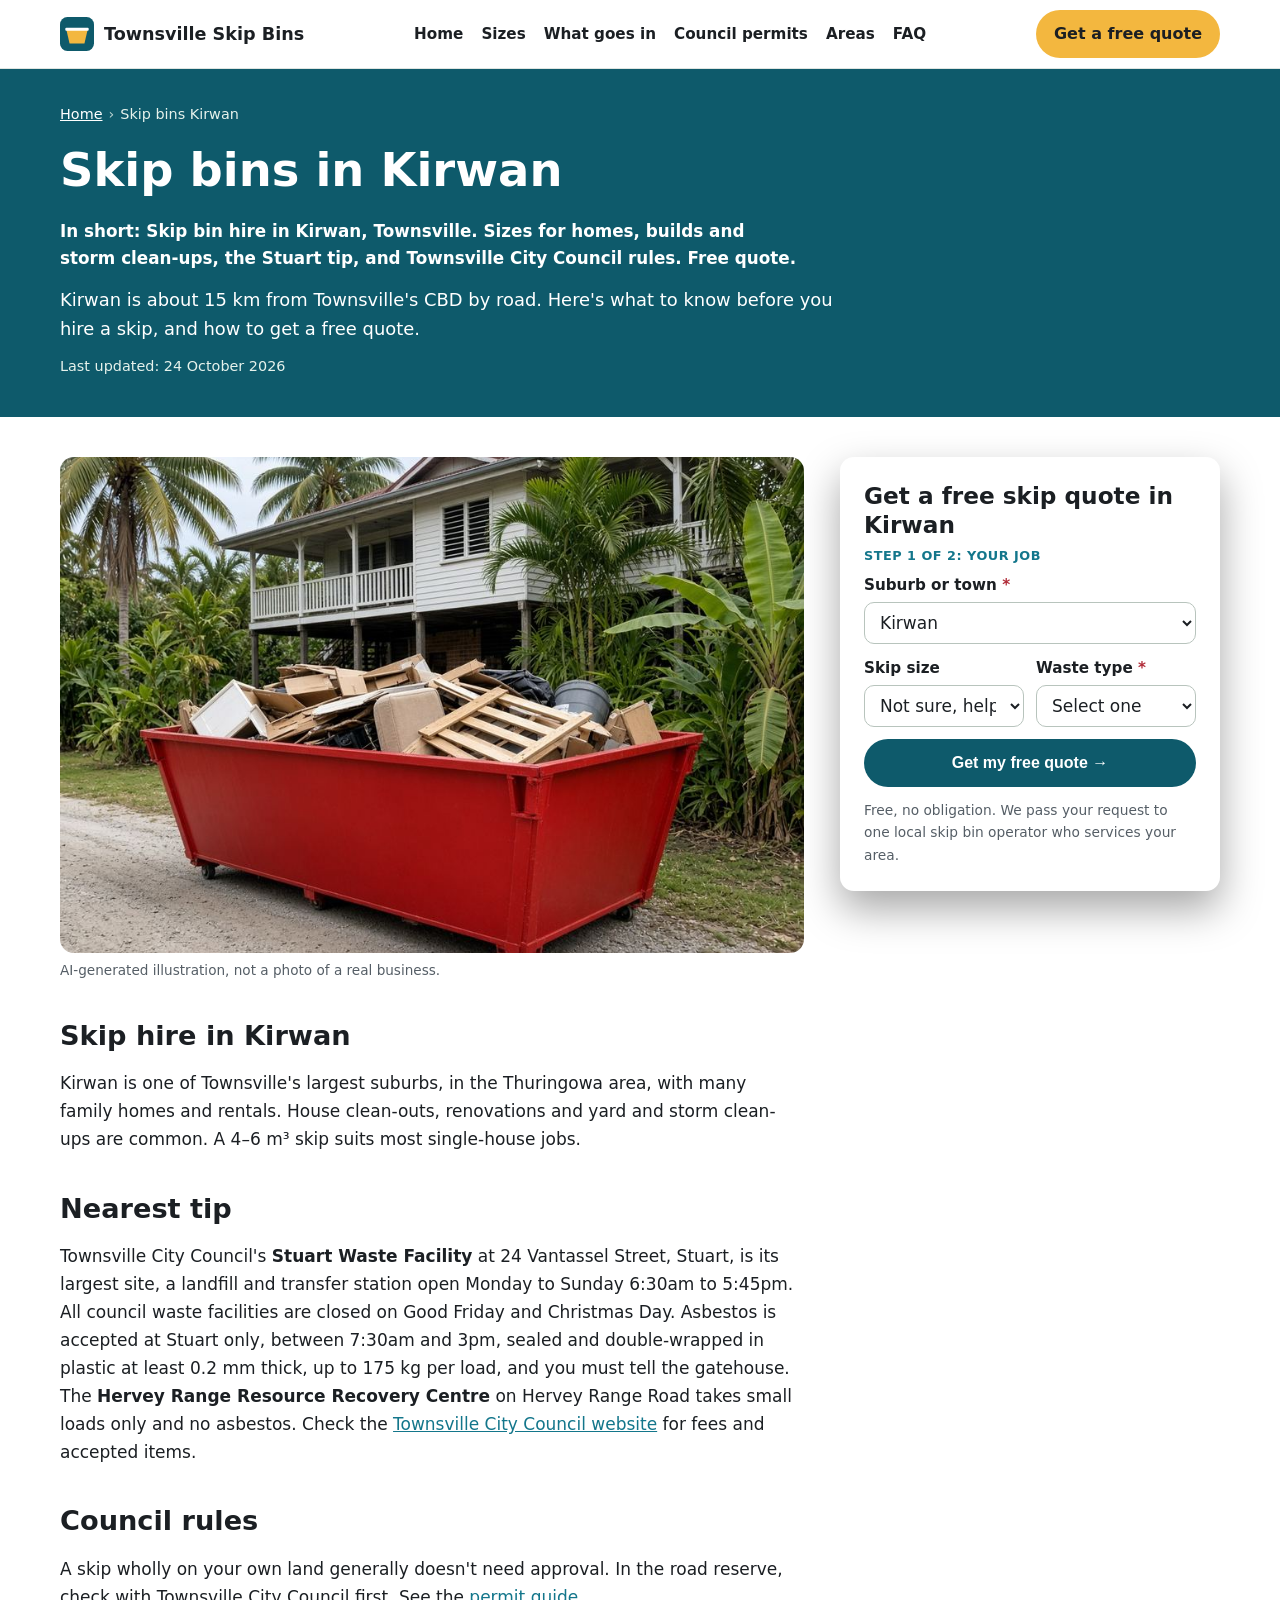
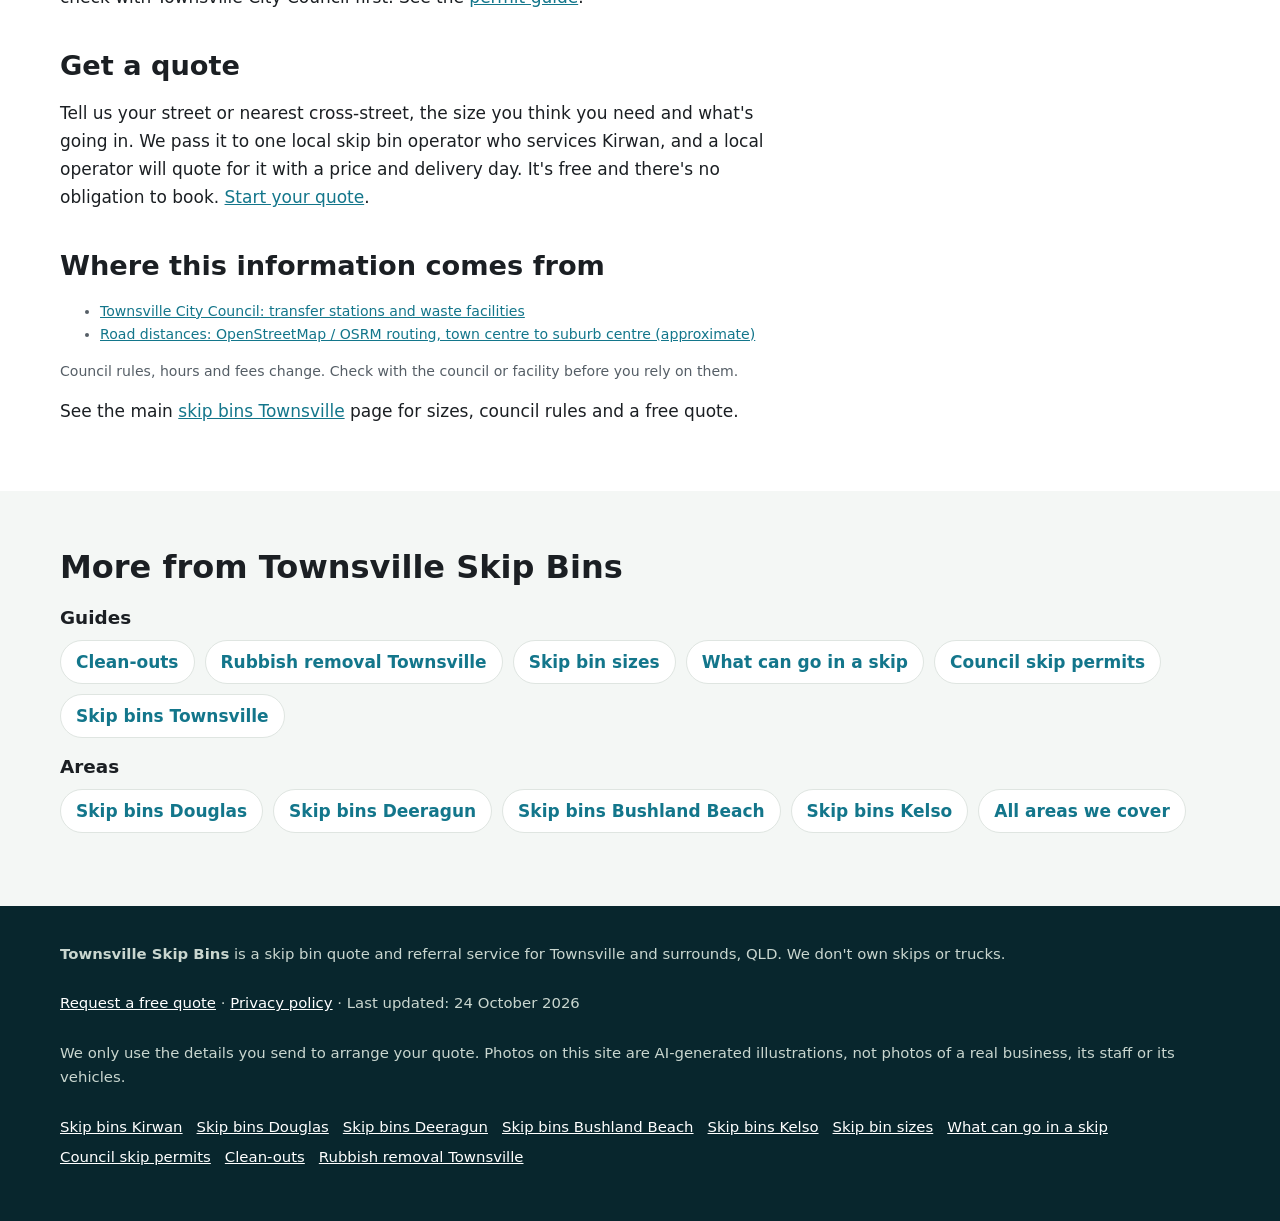
<file: skip-bins-kirwan/index.html>
<!doctype html>
<html lang="en-AU">
<head>
<meta charset="utf-8">
<!-- Search Console verification meta tag goes here once the property is created -->
<meta name="viewport" content="width=device-width, initial-scale=1">
<title>Skip Bins Kirwan | Free Skip Bin Hire Quotes, Kirwan Townsville</title>
<meta name="description" content="Skip bin hire in Kirwan, Townsville. Sizes for homes, builds and storm clean-ups, the Stuart tip, and Townsville City Council rules. Free quote.">
<link rel="canonical" href="https://townsvilleskipbins.com/skip-bins-kirwan/">
<link rel="icon" href="/favicon.svg" type="image/svg+xml">
<meta name="theme-color" content="#0e5a6b">
<meta property="og:type" content="article">
<meta property="og:locale" content="en_AU">
<meta property="og:site_name" content="Townsville Skip Bins">
<meta property="og:title" content="Skip Bins Kirwan | Free Skip Bin Hire Quotes, Kirwan Townsville">
<meta property="og:description" content="Skip bin hire in Kirwan, Townsville. Sizes for homes, builds and storm clean-ups, the Stuart tip, and Townsville City Council rules. Free quote.">
<meta property="og:url" content="https://townsvilleskipbins.com/skip-bins-kirwan/">
<meta property="og:image" content="https://townsvilleskipbins.com/img/hero.jpg">
<meta name="twitter:card" content="summary_large_image">
<script>document.documentElement.classList.add('js')</script>
<link rel="stylesheet" href="/styles.css">

<!-- Google tag (gtag.js) -->
<script async src="https://www.googletagmanager.com/gtag/js?id=G-PF54L7E9ZY"></script>
<script>
  window.dataLayer = window.dataLayer || [];
  function gtag(){dataLayer.push(arguments);}
  gtag('js', new Date());
  gtag('config', 'G-PF54L7E9ZY');
</script>

<script type="application/ld+json">
{
 "@context": "https://schema.org",
 "@type": "WebPage",
 "@id": "https://townsvilleskipbins.com/skip-bins-kirwan/#webpage",
 "url": "https://townsvilleskipbins.com/skip-bins-kirwan/",
 "name": "Skip Bins Kirwan | Free Skip Bin Hire Quotes, Kirwan Townsville",
 "description": "Skip bin hire in Kirwan, Townsville. Sizes for homes, builds and storm clean-ups, the Stuart tip, and Townsville City Council rules. Free quote.",
 "inLanguage": "en-AU",
 "dateModified": "2026-10-24",
 "isPartOf": {
  "@id": "https://townsvilleskipbins.com/#website"
 }
}
</script>
<script type="application/ld+json">
{
 "@context": "https://schema.org",
 "@type": "BreadcrumbList",
 "itemListElement": [
  {
   "@type": "ListItem",
   "position": 1,
   "name": "Home",
   "item": "https://townsvilleskipbins.com/"
  },
  {
   "@type": "ListItem",
   "position": 2,
   "name": "Skip bins Kirwan",
   "item": "https://townsvilleskipbins.com/skip-bins-kirwan/"
  }
 ]
}
</script>
<script type="application/ld+json">
{
 "@context": "https://schema.org",
 "@type": "Service",
 "@id": "https://townsvilleskipbins.com/skip-bins-kirwan/#service",
 "name": "Skip bin hire quotes in Kirwan",
 "serviceType": "Skip bin hire",
 "description": "Skip bin hire in Kirwan, Townsville. Sizes for homes, builds and storm clean-ups, the Stuart tip, and Townsville City Council rules. Free quote.",
 "url": "https://townsvilleskipbins.com/skip-bins-kirwan/",
 "provider": {
  "@type": "Organization",
  "name": "Townsville Skip Bins",
  "url": "https://townsvilleskipbins.com/"
 },
 "areaServed": [
  {
   "@type": "Place",
   "name": "Kirwan, QLD"
  }
 ]
}
</script>
</head>
<body>
<a class="skip-link" href="#main">Skip to content</a>

<header class="site-header">
  <div class="wrap">
    <a class="brand" href="/" aria-label="Townsville Skip Bins home">
      <svg viewBox="0 0 64 64" aria-hidden="true"><rect width="64" height="64" rx="14" fill="#0e5a6b"/><path d="M12 24h40l-6 26H18z" fill="#f3b73f"/><rect x="10" y="20" width="44" height="6" rx="2" fill="#fff"/></svg>
      Townsville Skip Bins
    </a>
    <nav class="nav" aria-label="Main">
      <a href="/">Home</a>
      <a href="/skip-bin-sizes/">Sizes</a>
      <a href="/what-can-go-in-a-skip/">What goes in</a>
      <a href="/skip-bin-council-permit/">Council permits</a>
      <a href="/#areas">Areas</a>
      <a href="/#faq">FAQ</a>
    </nav>
    <a class="btn btn-call header-call" href="#quote">Get a free quote</a>
  </div>
</header>

<main id="main">
<section class="page-hero" aria-labelledby="h1">
  <div class="wrap">
    <nav class="crumbs" aria-label="Breadcrumb"><ol><li><a href="https://townsvilleskipbins.com/">Home</a></li><li aria-current="page">Skip bins Kirwan</li></ol></nav>
    <h1 id="h1">Skip bins in Kirwan</h1>
    <p class="summary">In short: Skip bin hire in Kirwan, Townsville. Sizes for homes, builds and storm clean-ups, the Stuart tip, and Townsville City Council rules. Free quote.</p>
    <p class="lead">Kirwan is about 15 km from Townsville's CBD by road. Here's what to know before you hire a skip, and how to get a free quote.</p>
    <p class="updated">Last updated: 24 October 2026</p>
  </div>
</section>
<div class="wrap page-grid">
  <article class="page-body">
<figure><img src="/img/card-home.jpg" width="900" height="600" style="aspect-ratio:3/2;object-fit:cover" alt="Illustration of a skip bin outside a home" decoding="async"><figcaption>AI-generated illustration, not a photo of a real business.</figcaption></figure>
<h2>Skip hire in Kirwan</h2>
<p>Kirwan is one of Townsville's largest suburbs, in the Thuringowa area, with many family homes and rentals. House clean-outs, renovations and yard and storm clean-ups are common. A 4–6 m³ skip suits most single-house jobs.</p>
<h2>Nearest tip</h2>
<p>Townsville City Council's <strong>Stuart Waste Facility</strong> at 24 Vantassel Street, Stuart, is its largest site, a landfill and transfer station open Monday to Sunday 6:30am to 5:45pm. All council waste facilities are closed on Good Friday and Christmas Day. Asbestos is accepted at Stuart only, between 7:30am and 3pm, sealed and double-wrapped in plastic at least 0.2 mm thick, up to 175 kg per load, and you must tell the gatehouse. The <strong>Hervey Range Resource Recovery Centre</strong> on Hervey Range Road takes small loads only and no asbestos. Check the <a href="https://www.townsville.qld.gov.au/" rel="noopener">Townsville City Council website</a> for fees and accepted items.</p>
<h2>Council rules</h2>
<p>A skip wholly on your own land generally doesn't need approval. In the road reserve, check with Townsville City Council first. See the <a href="/skip-bin-council-permit/">permit guide</a>.</p>
<h2>Get a quote</h2>
<p>Tell us your street or nearest cross-street, the size you think you need and what's going in. We pass it to one local skip bin operator who services Kirwan, and a local operator will quote for it with a price and delivery day. It's free and there's no obligation to book. <a href="#quote">Start your quote</a>.</p>
<h2>Where this information comes from</h2>
<ul class="sources"><li><a href="https://www.townsville.qld.gov.au/water-waste-and-environment/waste-and-recycling/transfer-stations" rel="noopener">Townsville City Council: transfer stations and waste facilities</a></li><li><a href="https://www.openstreetmap.org/" rel="noopener">Road distances: OpenStreetMap / OSRM routing, town centre to suburb centre (approximate)</a></li></ul>
<p class="sources">Council rules, hours and fees change. Check with the council or facility before you rely on them.</p>

<p class="home-link">See the main <a href="/">skip bins Townsville</a> page for sizes, council rules and a free quote.</p>
  </article>
  <aside class="page-aside">
    <div class="hero-form-card" id="quote">
      <h2 id="quote-h">Get a free skip quote in Kirwan</h2>
      <form class="quote-form two-step" id="quote-form" action="https://formsubmit.co/quotes@townsvilleskipbins.com" method="post" novalidate>
        <input type="hidden" name="_subject" value="New quote request – townsvilleskipbins.com">
        <input type="hidden" name="_captcha" value="true">
        <input type="hidden" name="_template" value="table">
        <input type="hidden" name="_next" value="https://townsvilleskipbins.com/thanks.html?lead=1">
        <input type="hidden" name="_autoresponse" value="Thanks for your skip bin request. We&#x27;ve received it and are passing it to a local operator, who&#x27;ll be in touch shortly with availability and a price.">
        <input type="text" name="_honey" style="display:none" tabindex="-1" autocomplete="off" aria-hidden="true">
        <input type="hidden" name="source" value="townsvilleskipbins.com">
        <input type="hidden" name="page" value="/skip-bins-kirwan/">
        <fieldset class="step step-1">
          <legend class="step-label">Step 1 of 2: your job</legend>
          <div class="full"><label for="suburb">Suburb or town <span class="req" aria-hidden="true">*</span></label>
            <select id="suburb" name="suburb" required><option value="">Choose your suburb</option><option>Townsville City</option><option>North Ward</option><option>South Townsville</option><option>Railway Estate</option><option>Hermit Park</option><option>Mundingburra</option><option>Aitkenvale</option><option>Annandale</option><option>Douglas</option><option selected>Kirwan</option><option>Thuringowa Central</option><option>Condon</option><option>Rasmussen</option><option>Kelso</option><option>Deeragun</option><option>Bushland Beach</option><option>Burdell</option><option>Mount Low</option><option>Idalia</option><option>Cranbrook</option><option>Heatley</option><option>Garbutt</option><option>Wulguru</option><option>Stuart</option><option value="Other">Other (tell us below)</option></select></div>
          <div class="full other-wrap"><label for="suburb_other">Other suburb or town</label><input id="suburb_other" name="suburb_other" type="text" autocomplete="address-level2"></div>
          <div><label for="size">Skip size</label>
            <select id="size" name="skip_size"><option value="Not sure">Not sure, help me choose</option><option>Skip bag (about 1 m³)</option><option>2 m³</option><option>3 m³</option><option>4 m³</option><option>6 m³</option><option>8 m³</option><option>9 m³</option><option>10–12 m³</option><option>Larger / hook-lift</option></select></div>
          <div><label for="waste">Waste type <span class="req" aria-hidden="true">*</span></label>
            <select id="waste" name="waste_type" required><option value="">Select one</option><option>General household</option><option>Green waste</option><option>Mixed renovation / building</option><option>Soil, concrete or bricks</option><option>Mixed, not sure</option><option>May contain asbestos</option></select></div>
          <div class="full js-only"><button class="btn btn-primary btn-block" type="button" id="to-step-2">Get my free quote →</button></div>
          <p class="microcopy full">Free, no obligation. We pass your request to one local skip bin operator who services your area.</p>
          <p class="form-error full" id="step1-error" role="alert" hidden>Please choose your suburb and waste type.</p>
        </fieldset>
        <fieldset class="step step-2" id="step-2">
          <legend class="step-label">Step 2 of 2: your details</legend>
          <div><label for="name">Name <span class="req" aria-hidden="true">*</span></label><input id="name" name="name" type="text" autocomplete="name" required></div>
          <div><label for="phone">Phone <span class="req" aria-hidden="true">*</span></label><input id="phone" name="phone" type="tel" autocomplete="tel" inputmode="tel" required></div>
          <div><label for="email">Email</label><input id="email" name="email" type="email" autocomplete="email"></div>
          <div><label for="date">Delivery date</label><input id="date" name="preferred_date" type="date"></div>
          <div class="full"><label for="message">Anything else?</label><textarea id="message" name="message" rows="2" placeholder="e.g. storm clean-up, highset reno, rental clean-out in Douglas, 7 days"></textarea></div>
          <p class="consent full">By sending this form you agree we can share your details with one local skip bin operator so they can quote for your job. See our <a href="/privacy.html">privacy policy</a>.</p>
          <div class="full step2-actions"><button class="btn btn-primary" type="submit">Send my quote request</button><button class="btn-link js-only" type="button" id="back-1">← Back</button></div>
        </fieldset>
      </form>
    </div>
  </aside>
</div>
<section class="alt" aria-labelledby="more-h">
  <div class="wrap">
    <h2 id="more-h">More from Townsville Skip Bins</h2>
    <h3>Guides</h3>
    <ul class="link-list"><li><a href="/clean-outs/">Clean-outs</a></li><li><a href="/rubbish-removal-townsville/">Rubbish removal Townsville</a></li><li><a href="/skip-bin-sizes/">Skip bin sizes</a></li><li><a href="/what-can-go-in-a-skip/">What can go in a skip</a></li><li><a href="/skip-bin-council-permit/">Council skip permits</a></li><li><a href="/">Skip bins Townsville</a></li></ul>
    <h3>Areas</h3>
    <ul class="link-list"><li><a href="/skip-bins-douglas/">Skip bins Douglas</a></li><li><a href="/skip-bins-deeragun/">Skip bins Deeragun</a></li><li><a href="/skip-bins-bushland-beach/">Skip bins Bushland Beach</a></li><li><a href="/skip-bins-kelso/">Skip bins Kelso</a></li><li><a href="/#areas">All areas we cover</a></li></ul>
  </div>
</section>
</main>

<footer class="site-footer">
  <div class="wrap">
    <p><strong>Townsville Skip Bins</strong> is a skip bin quote and referral service for Townsville and surrounds, QLD. We don't own skips or trucks.</p>
    <p><a href="#quote">Request a free quote</a> · <a href="/privacy.html">Privacy policy</a> · Last updated: 24 October 2026</p>
    <p>We only use the details you send to arrange your quote. Photos on this site are AI-generated illustrations, not photos of a real business, its staff or its vehicles.</p>
    <p class="footer-links"><a href="/skip-bins-kirwan/">Skip bins Kirwan</a> <a href="/skip-bins-douglas/">Skip bins Douglas</a> <a href="/skip-bins-deeragun/">Skip bins Deeragun</a> <a href="/skip-bins-bushland-beach/">Skip bins Bushland Beach</a> <a href="/skip-bins-kelso/">Skip bins Kelso</a> <a href="/skip-bin-sizes/">Skip bin sizes</a> <a href="/what-can-go-in-a-skip/">What can go in a skip</a> <a href="/skip-bin-council-permit/">Council skip permits</a> <a href="/clean-outs/">Clean-outs</a> <a href="/rubbish-removal-townsville/">Rubbish removal Townsville</a></p>
  </div>
</footer>

<div class="mobile-call" aria-label="Quick contact">
  <a class="btn btn-call" href="#quote">Get a free quote</a>
</div>
<script src="/form.js" defer></script>
</body>
</html>
</file>
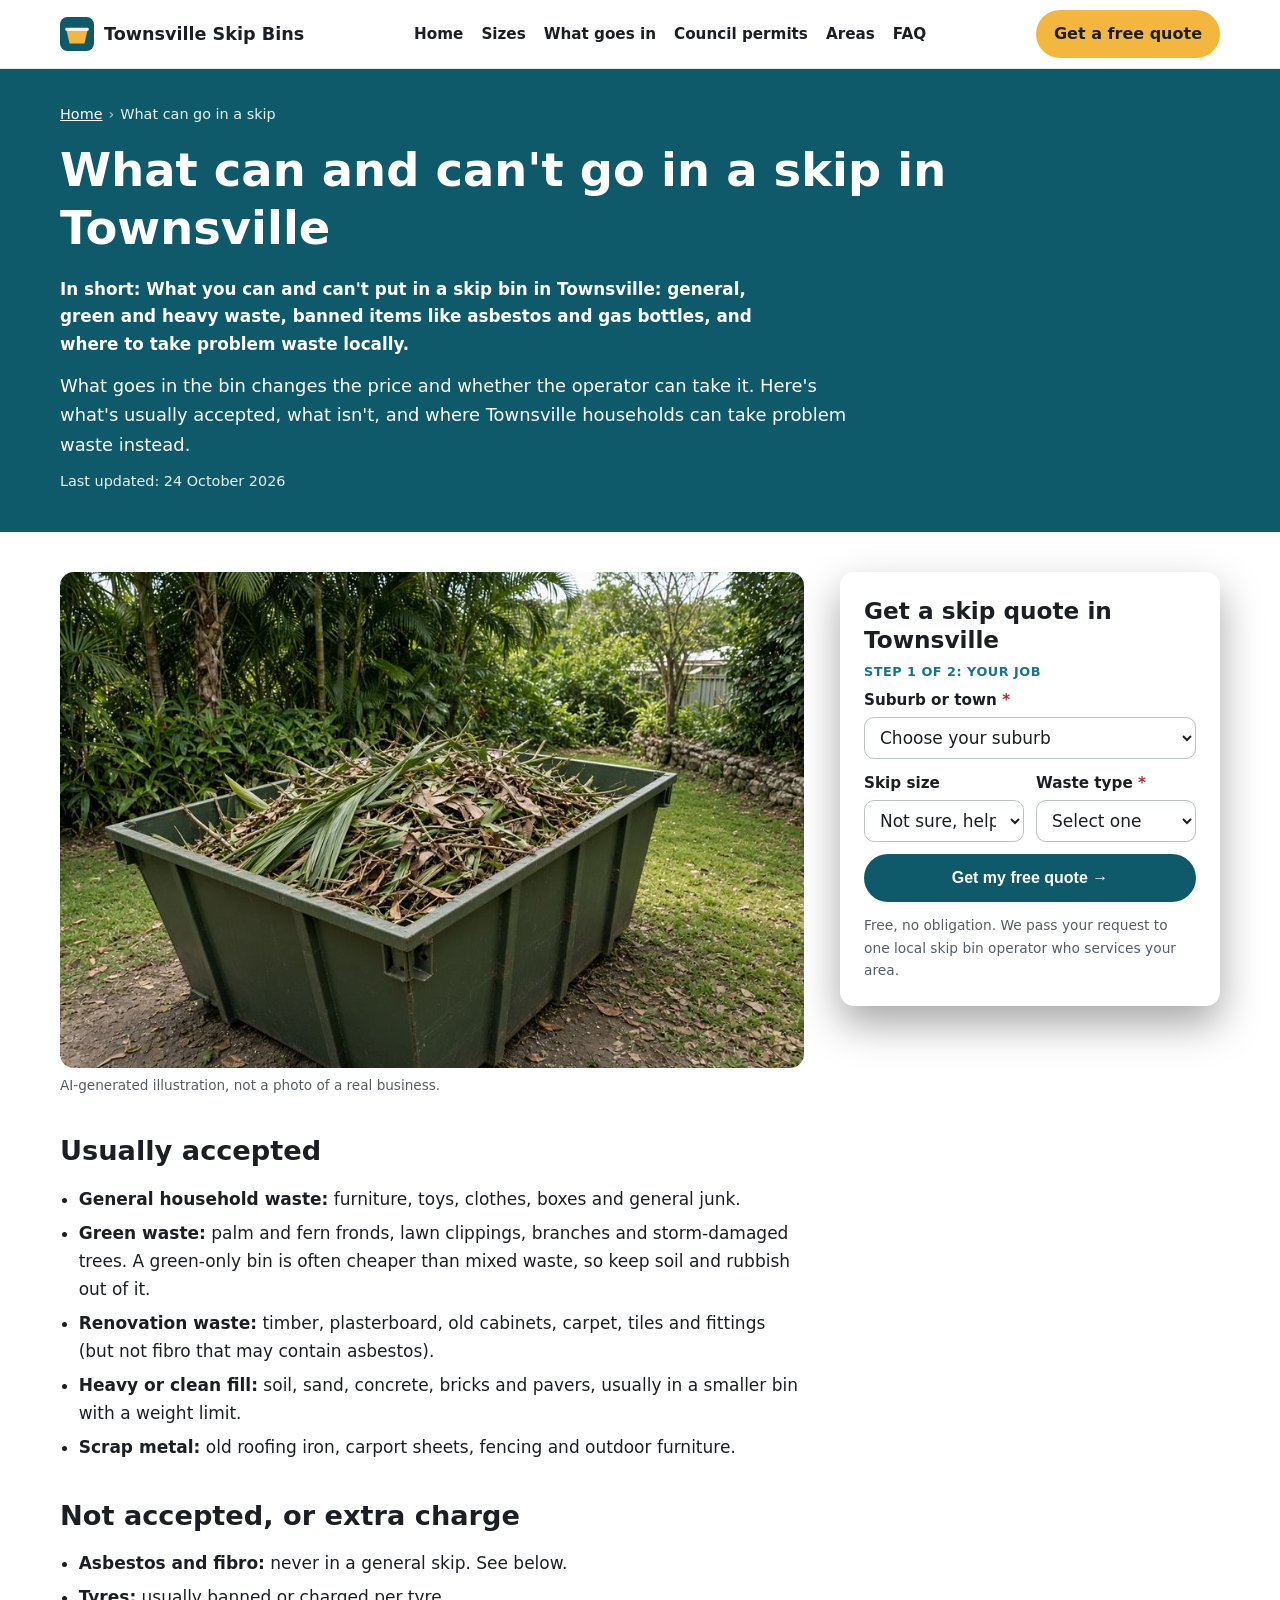
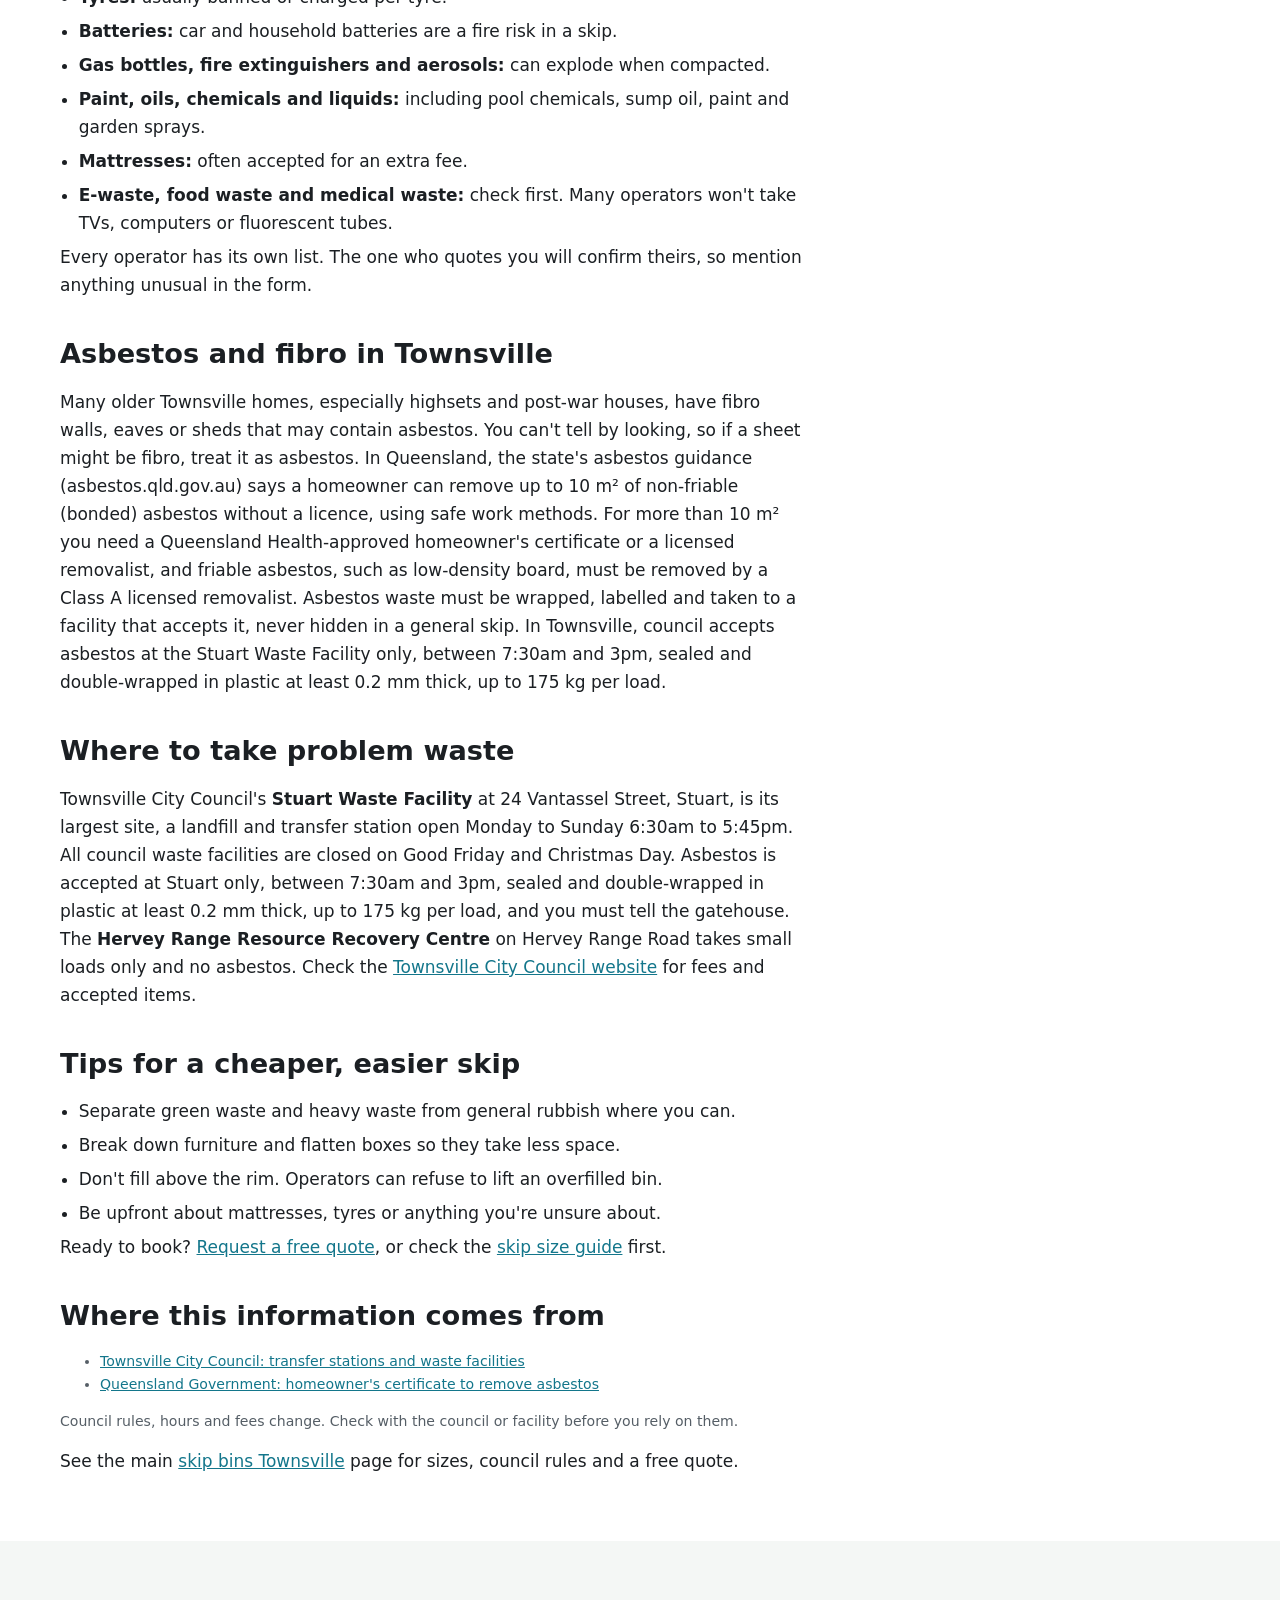
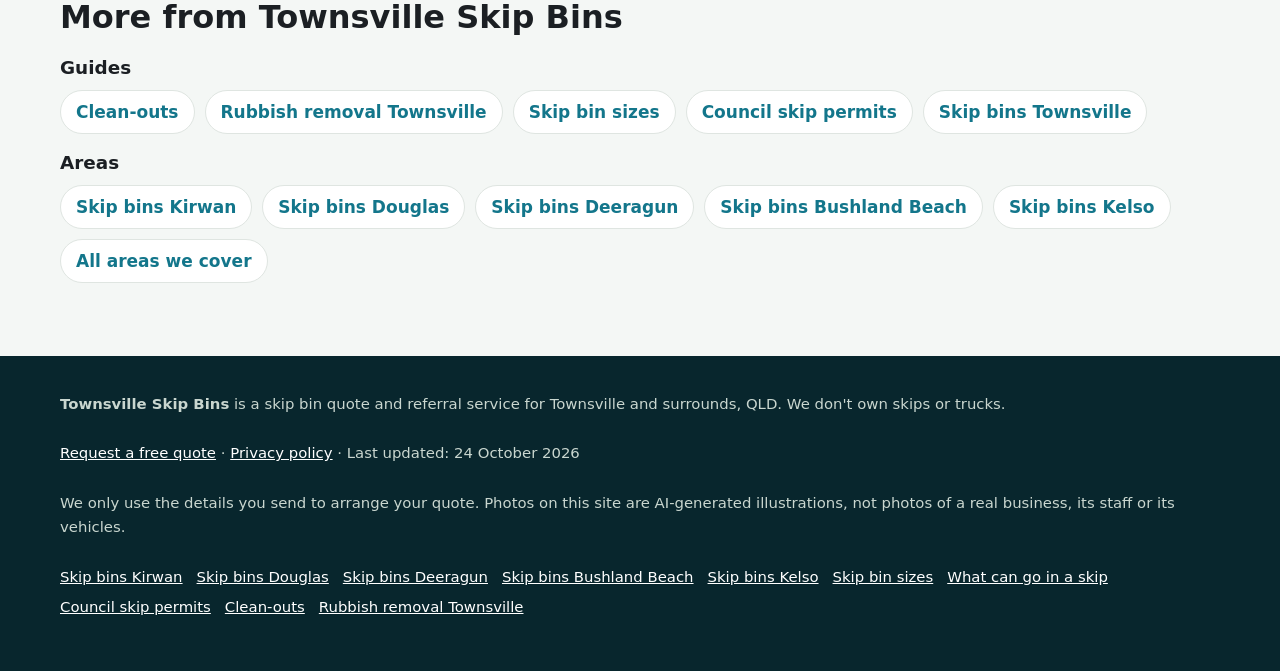
<file: what-can-go-in-a-skip/index.html>
<!doctype html>
<html lang="en-AU">
<head>
<meta charset="utf-8">
<!-- Search Console verification meta tag goes here once the property is created -->
<meta name="viewport" content="width=device-width, initial-scale=1">
<title>What Can Go in a Skip Bin in Townsville? Accepted &amp; Banned Items</title>
<meta name="description" content="What you can and can&#x27;t put in a skip bin in Townsville: general, green and heavy waste, banned items like asbestos and gas bottles, and where to take problem waste locally.">
<link rel="canonical" href="https://townsvilleskipbins.com/what-can-go-in-a-skip/">
<link rel="icon" href="/favicon.svg" type="image/svg+xml">
<meta name="theme-color" content="#0e5a6b">
<meta property="og:type" content="article">
<meta property="og:locale" content="en_AU">
<meta property="og:site_name" content="Townsville Skip Bins">
<meta property="og:title" content="What Can Go in a Skip Bin in Townsville? Accepted &amp; Banned Items">
<meta property="og:description" content="What you can and can&#x27;t put in a skip bin in Townsville: general, green and heavy waste, banned items like asbestos and gas bottles, and where to take problem waste locally.">
<meta property="og:url" content="https://townsvilleskipbins.com/what-can-go-in-a-skip/">
<meta property="og:image" content="https://townsvilleskipbins.com/img/hero.jpg">
<meta name="twitter:card" content="summary_large_image">
<script>document.documentElement.classList.add('js')</script>
<link rel="stylesheet" href="/styles.css">

<!-- Google tag (gtag.js) -->
<script async src="https://www.googletagmanager.com/gtag/js?id=G-PF54L7E9ZY"></script>
<script>
  window.dataLayer = window.dataLayer || [];
  function gtag(){dataLayer.push(arguments);}
  gtag('js', new Date());
  gtag('config', 'G-PF54L7E9ZY');
</script>

<script type="application/ld+json">
{
 "@context": "https://schema.org",
 "@type": "WebPage",
 "@id": "https://townsvilleskipbins.com/what-can-go-in-a-skip/#webpage",
 "url": "https://townsvilleskipbins.com/what-can-go-in-a-skip/",
 "name": "What Can Go in a Skip Bin in Townsville? Accepted & Banned Items",
 "description": "What you can and can't put in a skip bin in Townsville: general, green and heavy waste, banned items like asbestos and gas bottles, and where to take problem waste locally.",
 "inLanguage": "en-AU",
 "dateModified": "2026-10-24",
 "isPartOf": {
  "@id": "https://townsvilleskipbins.com/#website"
 }
}
</script>
<script type="application/ld+json">
{
 "@context": "https://schema.org",
 "@type": "BreadcrumbList",
 "itemListElement": [
  {
   "@type": "ListItem",
   "position": 1,
   "name": "Home",
   "item": "https://townsvilleskipbins.com/"
  },
  {
   "@type": "ListItem",
   "position": 2,
   "name": "What can go in a skip",
   "item": "https://townsvilleskipbins.com/what-can-go-in-a-skip/"
  }
 ]
}
</script>
<script type="application/ld+json">
{
 "@context": "https://schema.org",
 "@type": "Service",
 "@id": "https://townsvilleskipbins.com/what-can-go-in-a-skip/#service",
 "name": "Skip bin waste advice and quotes in Townsville",
 "serviceType": "Skip bin hire",
 "description": "What you can and can't put in a skip bin in Townsville: general, green and heavy waste, banned items like asbestos and gas bottles, and where to take problem waste locally.",
 "url": "https://townsvilleskipbins.com/what-can-go-in-a-skip/",
 "provider": {
  "@type": "Organization",
  "name": "Townsville Skip Bins",
  "url": "https://townsvilleskipbins.com/"
 },
 "areaServed": [
  {
   "@type": "Place",
   "name": "Townsville, QLD"
  }
 ]
}
</script>
</head>
<body>
<a class="skip-link" href="#main">Skip to content</a>

<header class="site-header">
  <div class="wrap">
    <a class="brand" href="/" aria-label="Townsville Skip Bins home">
      <svg viewBox="0 0 64 64" aria-hidden="true"><rect width="64" height="64" rx="14" fill="#0e5a6b"/><path d="M12 24h40l-6 26H18z" fill="#f3b73f"/><rect x="10" y="20" width="44" height="6" rx="2" fill="#fff"/></svg>
      Townsville Skip Bins
    </a>
    <nav class="nav" aria-label="Main">
      <a href="/">Home</a>
      <a href="/skip-bin-sizes/">Sizes</a>
      <a href="/what-can-go-in-a-skip/">What goes in</a>
      <a href="/skip-bin-council-permit/">Council permits</a>
      <a href="/#areas">Areas</a>
      <a href="/#faq">FAQ</a>
    </nav>
    <a class="btn btn-call header-call" href="#quote">Get a free quote</a>
  </div>
</header>

<main id="main">
<section class="page-hero" aria-labelledby="h1">
  <div class="wrap">
    <nav class="crumbs" aria-label="Breadcrumb"><ol><li><a href="https://townsvilleskipbins.com/">Home</a></li><li aria-current="page">What can go in a skip</li></ol></nav>
    <h1 id="h1">What can and can&#x27;t go in a skip in Townsville</h1>
    <p class="summary">In short: What you can and can&#x27;t put in a skip bin in Townsville: general, green and heavy waste, banned items like asbestos and gas bottles, and where to take problem waste locally.</p>
    <p class="lead">What goes in the bin changes the price and whether the operator can take it. Here's what's usually accepted, what isn't, and where Townsville households can take problem waste instead.</p>
    <p class="updated">Last updated: 24 October 2026</p>
  </div>
</section>
<div class="wrap page-grid">
  <article class="page-body">
<figure><img src="/img/card-green.jpg" width="900" height="600" style="aspect-ratio:3/2;object-fit:cover" alt="Illustration of a skip bin with palm fronds" decoding="async"><figcaption>AI-generated illustration, not a photo of a real business.</figcaption></figure>
<h2>Usually accepted</h2>
<ul class="clean">
<li><strong>General household waste:</strong> furniture, toys, clothes, boxes and general junk.</li>
<li><strong>Green waste:</strong> palm and fern fronds, lawn clippings, branches and storm-damaged trees. A green-only bin is often cheaper than mixed waste, so keep soil and rubbish out of it.</li>
<li><strong>Renovation waste:</strong> timber, plasterboard, old cabinets, carpet, tiles and fittings (but not fibro that may contain asbestos).</li>
<li><strong>Heavy or clean fill:</strong> soil, sand, concrete, bricks and pavers, usually in a smaller bin with a weight limit.</li>
<li><strong>Scrap metal:</strong> old roofing iron, carport sheets, fencing and outdoor furniture.</li></ul>
<h2>Not accepted, or extra charge</h2>
<ul class="clean">
<li><strong>Asbestos and fibro:</strong> never in a general skip. See below.</li>
<li><strong>Tyres:</strong> usually banned or charged per tyre.</li>
<li><strong>Batteries:</strong> car and household batteries are a fire risk in a skip.</li>
<li><strong>Gas bottles, fire extinguishers and aerosols:</strong> can explode when compacted.</li>
<li><strong>Paint, oils, chemicals and liquids:</strong> including pool chemicals, sump oil, paint and garden sprays.</li>
<li><strong>Mattresses:</strong> often accepted for an extra fee.</li>
<li><strong>E-waste, food waste and medical waste:</strong> check first. Many operators won't take TVs, computers or fluorescent tubes.</li></ul>
<p>Every operator has its own list. The one who quotes you will confirm theirs, so mention anything unusual in the form.</p>
<h2>Asbestos and fibro in Townsville</h2>
<p>Many older Townsville homes, especially highsets and post-war houses, have fibro walls, eaves or sheds that may contain asbestos. You can't tell by looking, so if a sheet might be fibro, treat it as asbestos. In Queensland, the state's asbestos guidance (asbestos.qld.gov.au) says a homeowner can remove up to 10 m² of non-friable (bonded) asbestos without a licence, using safe work methods. For more than 10 m² you need a Queensland Health-approved homeowner's certificate or a licensed removalist, and friable asbestos, such as low-density board, must be removed by a Class A licensed removalist. Asbestos waste must be wrapped, labelled and taken to a facility that accepts it, never hidden in a general skip. In Townsville, council accepts asbestos at the Stuart Waste Facility only, between 7:30am and 3pm, sealed and double-wrapped in plastic at least 0.2 mm thick, up to 175 kg per load.</p>
<h2>Where to take problem waste</h2>
<p>Townsville City Council's <strong>Stuart Waste Facility</strong> at 24 Vantassel Street, Stuart, is its largest site, a landfill and transfer station open Monday to Sunday 6:30am to 5:45pm. All council waste facilities are closed on Good Friday and Christmas Day. Asbestos is accepted at Stuart only, between 7:30am and 3pm, sealed and double-wrapped in plastic at least 0.2 mm thick, up to 175 kg per load, and you must tell the gatehouse. The <strong>Hervey Range Resource Recovery Centre</strong> on Hervey Range Road takes small loads only and no asbestos. Check the <a href="https://www.townsville.qld.gov.au/" rel="noopener">Townsville City Council website</a> for fees and accepted items.</p>
<h2>Tips for a cheaper, easier skip</h2>
<ul class="clean"><li>Separate green waste and heavy waste from general rubbish where you can.</li><li>Break down furniture and flatten boxes so they take less space.</li><li>Don't fill above the rim. Operators can refuse to lift an overfilled bin.</li><li>Be upfront about mattresses, tyres or anything you're unsure about.</li></ul><p>Ready to book? <a href="#quote">Request a free quote</a>, or check the <a href="/skip-bin-sizes/">skip size guide</a> first.</p>
<h2>Where this information comes from</h2>
<ul class="sources"><li><a href="https://www.townsville.qld.gov.au/water-waste-and-environment/waste-and-recycling/transfer-stations" rel="noopener">Townsville City Council: transfer stations and waste facilities</a></li><li><a href="https://www.asbestos.qld.gov.au/removing-or-disturbing-asbestos/homeowners-certificate-remove-asbestos" rel="noopener">Queensland Government: homeowner&#x27;s certificate to remove asbestos</a></li></ul>
<p class="sources">Council rules, hours and fees change. Check with the council or facility before you rely on them.</p>

<p class="home-link">See the main <a href="/">skip bins Townsville</a> page for sizes, council rules and a free quote.</p>
  </article>
  <aside class="page-aside">
    <div class="hero-form-card" id="quote">
      <h2 id="quote-h">Get a skip quote in Townsville</h2>
      <form class="quote-form two-step" id="quote-form" action="https://formsubmit.co/quotes@townsvilleskipbins.com" method="post" novalidate>
        <input type="hidden" name="_subject" value="New quote request – townsvilleskipbins.com">
        <input type="hidden" name="_captcha" value="true">
        <input type="hidden" name="_template" value="table">
        <input type="hidden" name="_next" value="https://townsvilleskipbins.com/thanks.html?lead=1">
        <input type="hidden" name="_autoresponse" value="Thanks for your skip bin request. We&#x27;ve received it and are passing it to a local operator, who&#x27;ll be in touch shortly with availability and a price.">
        <input type="text" name="_honey" style="display:none" tabindex="-1" autocomplete="off" aria-hidden="true">
        <input type="hidden" name="source" value="townsvilleskipbins.com">
        <input type="hidden" name="page" value="/what-can-go-in-a-skip/">
        <fieldset class="step step-1">
          <legend class="step-label">Step 1 of 2: your job</legend>
          <div class="full"><label for="suburb">Suburb or town <span class="req" aria-hidden="true">*</span></label>
            <select id="suburb" name="suburb" required><option value="">Choose your suburb</option><option>Townsville City</option><option>North Ward</option><option>South Townsville</option><option>Railway Estate</option><option>Hermit Park</option><option>Mundingburra</option><option>Aitkenvale</option><option>Annandale</option><option>Douglas</option><option>Kirwan</option><option>Thuringowa Central</option><option>Condon</option><option>Rasmussen</option><option>Kelso</option><option>Deeragun</option><option>Bushland Beach</option><option>Burdell</option><option>Mount Low</option><option>Idalia</option><option>Cranbrook</option><option>Heatley</option><option>Garbutt</option><option>Wulguru</option><option>Stuart</option><option value="Other">Other (tell us below)</option></select></div>
          <div class="full other-wrap"><label for="suburb_other">Other suburb or town</label><input id="suburb_other" name="suburb_other" type="text" autocomplete="address-level2"></div>
          <div><label for="size">Skip size</label>
            <select id="size" name="skip_size"><option value="Not sure">Not sure, help me choose</option><option>Skip bag (about 1 m³)</option><option>2 m³</option><option>3 m³</option><option>4 m³</option><option>6 m³</option><option>8 m³</option><option>9 m³</option><option>10–12 m³</option><option>Larger / hook-lift</option></select></div>
          <div><label for="waste">Waste type <span class="req" aria-hidden="true">*</span></label>
            <select id="waste" name="waste_type" required><option value="">Select one</option><option>General household</option><option>Green waste</option><option>Mixed renovation / building</option><option>Soil, concrete or bricks</option><option>Mixed, not sure</option><option>May contain asbestos</option></select></div>
          <div class="full js-only"><button class="btn btn-primary btn-block" type="button" id="to-step-2">Get my free quote →</button></div>
          <p class="microcopy full">Free, no obligation. We pass your request to one local skip bin operator who services your area.</p>
          <p class="form-error full" id="step1-error" role="alert" hidden>Please choose your suburb and waste type.</p>
        </fieldset>
        <fieldset class="step step-2" id="step-2">
          <legend class="step-label">Step 2 of 2: your details</legend>
          <div><label for="name">Name <span class="req" aria-hidden="true">*</span></label><input id="name" name="name" type="text" autocomplete="name" required></div>
          <div><label for="phone">Phone <span class="req" aria-hidden="true">*</span></label><input id="phone" name="phone" type="tel" autocomplete="tel" inputmode="tel" required></div>
          <div><label for="email">Email</label><input id="email" name="email" type="email" autocomplete="email"></div>
          <div><label for="date">Delivery date</label><input id="date" name="preferred_date" type="date"></div>
          <div class="full"><label for="message">Anything else?</label><textarea id="message" name="message" rows="2" placeholder="e.g. storm clean-up, highset reno, rental clean-out in Douglas, 7 days"></textarea></div>
          <p class="consent full">By sending this form you agree we can share your details with one local skip bin operator so they can quote for your job. See our <a href="/privacy.html">privacy policy</a>.</p>
          <div class="full step2-actions"><button class="btn btn-primary" type="submit">Send my quote request</button><button class="btn-link js-only" type="button" id="back-1">← Back</button></div>
        </fieldset>
      </form>
    </div>
  </aside>
</div>
<section class="alt" aria-labelledby="more-h">
  <div class="wrap">
    <h2 id="more-h">More from Townsville Skip Bins</h2>
    <h3>Guides</h3>
    <ul class="link-list"><li><a href="/clean-outs/">Clean-outs</a></li><li><a href="/rubbish-removal-townsville/">Rubbish removal Townsville</a></li><li><a href="/skip-bin-sizes/">Skip bin sizes</a></li><li><a href="/skip-bin-council-permit/">Council skip permits</a></li><li><a href="/">Skip bins Townsville</a></li></ul>
    <h3>Areas</h3>
    <ul class="link-list"><li><a href="/skip-bins-kirwan/">Skip bins Kirwan</a></li><li><a href="/skip-bins-douglas/">Skip bins Douglas</a></li><li><a href="/skip-bins-deeragun/">Skip bins Deeragun</a></li><li><a href="/skip-bins-bushland-beach/">Skip bins Bushland Beach</a></li><li><a href="/skip-bins-kelso/">Skip bins Kelso</a></li><li><a href="/#areas">All areas we cover</a></li></ul>
  </div>
</section>
</main>

<footer class="site-footer">
  <div class="wrap">
    <p><strong>Townsville Skip Bins</strong> is a skip bin quote and referral service for Townsville and surrounds, QLD. We don't own skips or trucks.</p>
    <p><a href="#quote">Request a free quote</a> · <a href="/privacy.html">Privacy policy</a> · Last updated: 24 October 2026</p>
    <p>We only use the details you send to arrange your quote. Photos on this site are AI-generated illustrations, not photos of a real business, its staff or its vehicles.</p>
    <p class="footer-links"><a href="/skip-bins-kirwan/">Skip bins Kirwan</a> <a href="/skip-bins-douglas/">Skip bins Douglas</a> <a href="/skip-bins-deeragun/">Skip bins Deeragun</a> <a href="/skip-bins-bushland-beach/">Skip bins Bushland Beach</a> <a href="/skip-bins-kelso/">Skip bins Kelso</a> <a href="/skip-bin-sizes/">Skip bin sizes</a> <a href="/what-can-go-in-a-skip/">What can go in a skip</a> <a href="/skip-bin-council-permit/">Council skip permits</a> <a href="/clean-outs/">Clean-outs</a> <a href="/rubbish-removal-townsville/">Rubbish removal Townsville</a></p>
  </div>
</footer>

<div class="mobile-call" aria-label="Quick contact">
  <a class="btn btn-call" href="#quote">Get a free quote</a>
</div>
<script src="/form.js" defer></script>
</body>
</html>
</file>
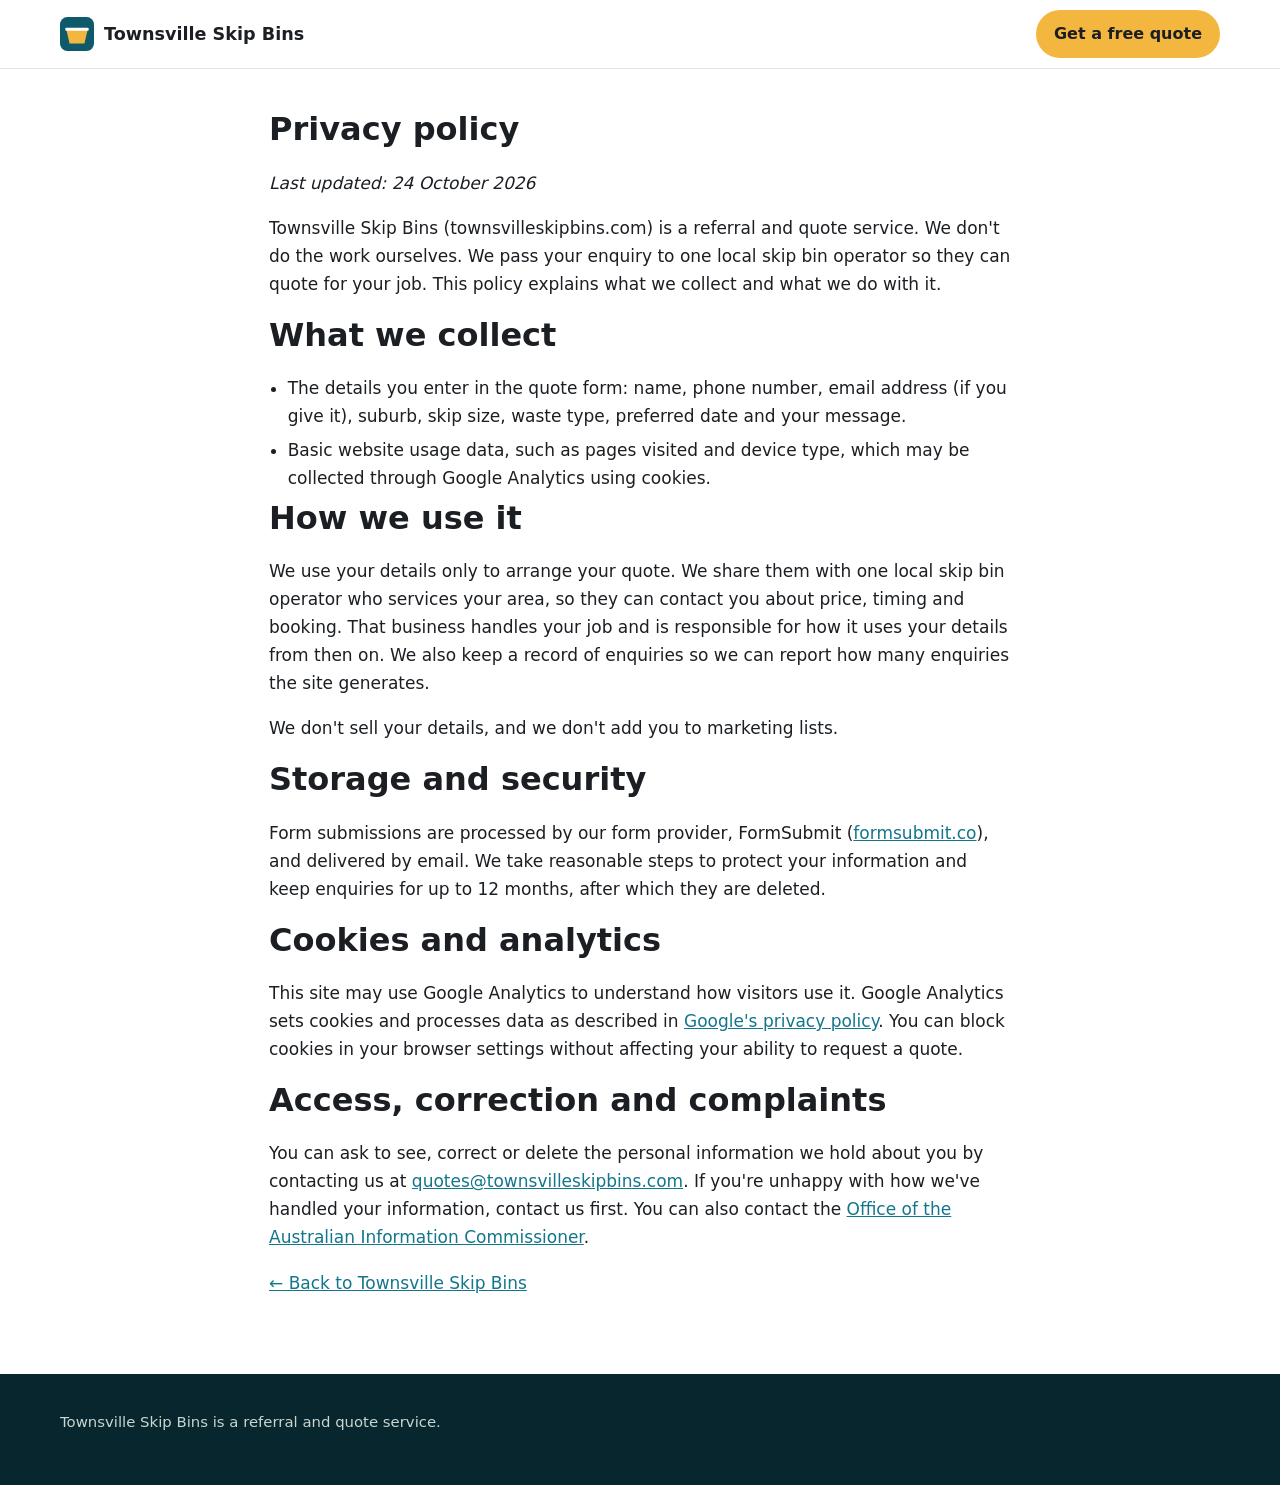
<file: privacy.html>
<!doctype html>
<html lang="en-AU">
<head>
<meta charset="utf-8">
<meta name="viewport" content="width=device-width, initial-scale=1">
<title>Privacy Policy | Townsville Skip Bins</title>
<meta name="description" content="How Townsville Skip Bins collects, uses and shares the details you send when you request a quote.">
<link rel="canonical" href="https://townsvilleskipbins.com/privacy.html">
<link rel="icon" href="favicon.svg" type="image/svg+xml">
<link rel="stylesheet" href="styles.css">
<!-- Google tag (gtag.js) -->
<script async src="https://www.googletagmanager.com/gtag/js?id=G-PF54L7E9ZY"></script>
<script>
  window.dataLayer = window.dataLayer || [];
  function gtag(){dataLayer.push(arguments);}
  gtag('js', new Date());
  gtag('config', 'G-PF54L7E9ZY');
</script>
</head>
<body>
<a class="skip-link" href="#main">Skip to content</a>
<header class="site-header">
  <div class="wrap">
    <a class="brand" href="/" aria-label="Townsville Skip Bins home">
      <svg viewBox="0 0 64 64" aria-hidden="true"><rect width="64" height="64" rx="14" fill="#0e5a6b"/><path d="M12 24h40l-6 26H18z" fill="#f3b73f"/><rect x="10" y="20" width="44" height="6" rx="2" fill="#fff"/></svg>
      Townsville Skip Bins
    </a>
    <a class="btn btn-call header-call" href="/#quote">Get a free quote</a>
  </div>
</header>
<main id="main" class="legal">
  <h1>Privacy policy</h1>
  <p><em>Last updated: 24 October 2026</em></p>
  <p>Townsville Skip Bins (townsvilleskipbins.com) is a referral and quote service. We don't do the work ourselves. We pass your enquiry to one local skip bin operator so they can quote for your job. This policy explains what we collect and what we do with it.</p>
  <h2>What we collect</h2>
  <ul class="clean">
    <li>The details you enter in the quote form: name, phone number, email address (if you give it), suburb, skip size, waste type, preferred date and your message.</li>
    <li>Basic website usage data, such as pages visited and device type, which may be collected through Google Analytics using cookies.</li>
  </ul>
  <h2>How we use it</h2>
  <p>We use your details only to arrange your quote. We share them with one local skip bin operator who services your area, so they can contact you about price, timing and booking. That business handles your job and is responsible for how it uses your details from then on. We also keep a record of enquiries so we can report how many enquiries the site generates.</p>
  <p>We don't sell your details, and we don't add you to marketing lists.</p>
  <h2>Storage and security</h2>
  <p>Form submissions are processed by our form provider, FormSubmit (<a href="https://formsubmit.co/" rel="noopener">formsubmit.co</a>), and delivered by email. We take reasonable steps to protect your information and keep enquiries for up to 12 months, after which they are deleted.</p>
  <h2>Cookies and analytics</h2>
  <p>This site may use Google Analytics to understand how visitors use it. Google Analytics sets cookies and processes data as described in <a href="https://policies.google.com/privacy" rel="noopener">Google's privacy policy</a>. You can block cookies in your browser settings without affecting your ability to request a quote.</p>
  <h2>Access, correction and complaints</h2>
  <p>You can ask to see, correct or delete the personal information we hold about you by contacting us at <a href="mailto:quotes@townsvilleskipbins.com">quotes@townsvilleskipbins.com</a>. If you're unhappy with how we've handled your information, contact us first. You can also contact the <a href="https://www.oaic.gov.au/" rel="noopener">Office of the Australian Information Commissioner</a>.</p>
  <p><a href="/">&larr; Back to Townsville Skip Bins</a></p>
</main>
<footer class="site-footer"><div class="wrap"><p>Townsville Skip Bins is a referral and quote service.</p></div></footer>
</body>
</html>
</file>
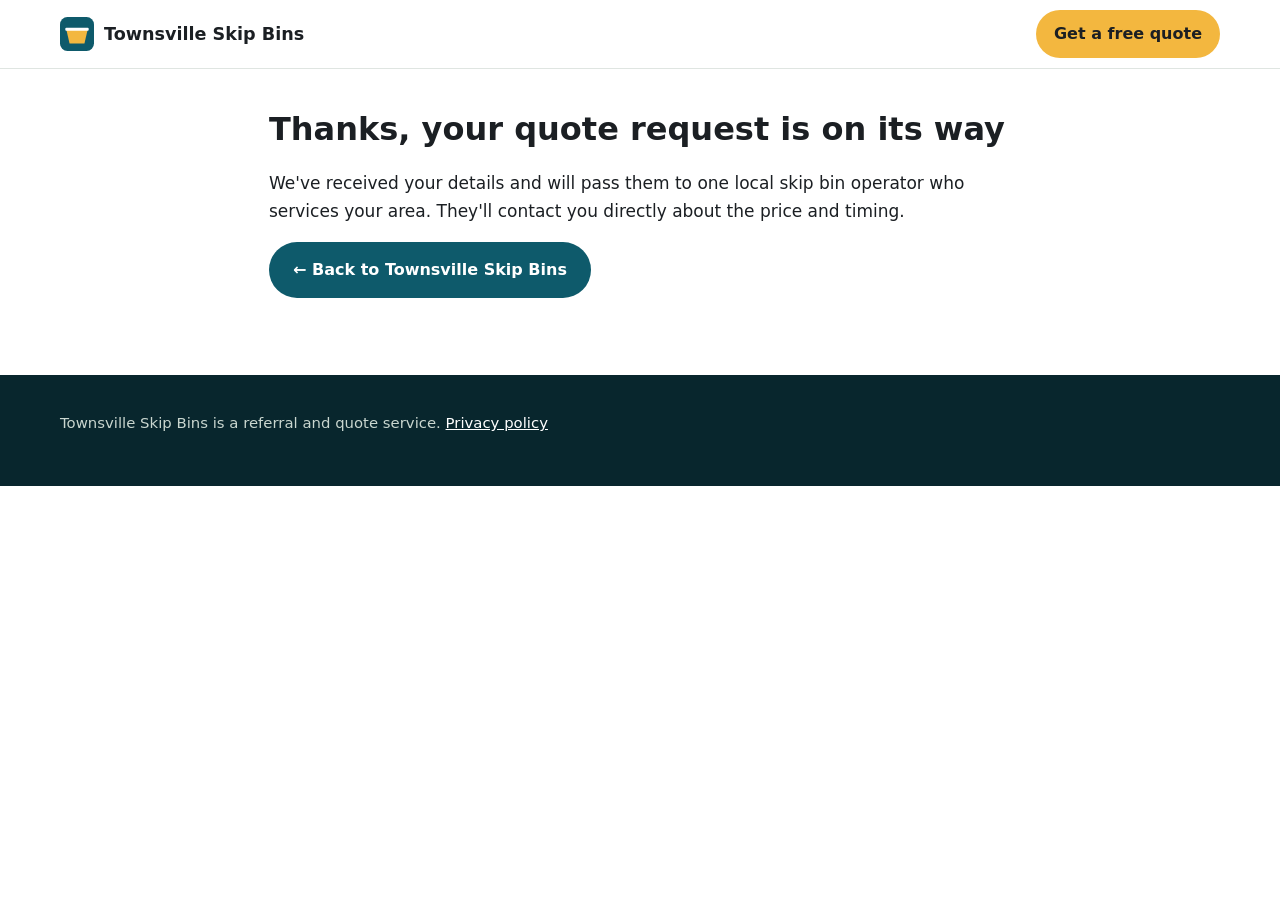
<file: thanks.html>
<!doctype html>
<html lang="en-AU">
<head>
<meta charset="utf-8">
<meta name="viewport" content="width=device-width, initial-scale=1">
<title>Thanks, we've got your quote request | Townsville Skip Bins</title>
<meta name="robots" content="noindex, nofollow">
<link rel="icon" href="favicon.svg" type="image/svg+xml">
<link rel="stylesheet" href="styles.css">
<!-- Google tag (gtag.js) -->
<script async src="https://www.googletagmanager.com/gtag/js?id=G-PF54L7E9ZY"></script>
<script>
  window.dataLayer = window.dataLayer || [];
  function gtag(){dataLayer.push(arguments);}
  gtag('js', new Date());
  gtag('config', 'G-PF54L7E9ZY');
</script>
<script>/*rws-lead-v2*/(function(){var fired=false;function fire(){if(fired)return;if(typeof gtag!=='function'){if(document.readyState!=='complete')setTimeout(fire,50);return;}var tok=null,done=null,ref='',qid=false;try{tok=sessionStorage.getItem('rws_lead_token');done=sessionStorage.getItem('rws_lead_done');}catch(e){}ref=document.referrer||'';try{qid=/(?:^|[?&])lead=1(?:&|$)/.test(location.search);}catch(e){}var via=!!(qid||tok||/formsubmit[.]co/i.test(ref));if(tok&&tok===done)return;if(!via&&(done==='direct'||done==='redirect'))return;fired=true;var flow=tok?'form':(via?'redirect':'direct');gtag('event','generate_lead',{form_name:'skip_bin_quote',lead_source:'townsvilleskipbins.com',lead_flow:flow,page_referrer:ref,transport_type:'beacon',send_to:'G-PF54L7E9ZY'});try{sessionStorage.setItem('rws_lead_done',tok||(flow==='direct'?'direct':'redirect'));}catch(e){}}if(document.readyState==='complete')fire();else window.addEventListener('load',fire);})();</script>
</head>
<body>
<a class="skip-link" href="#main">Skip to content</a>
<header class="site-header">
  <div class="wrap">
    <a class="brand" href="/" aria-label="Townsville Skip Bins home">
      <svg viewBox="0 0 64 64" aria-hidden="true"><rect width="64" height="64" rx="14" fill="#0e5a6b"/><path d="M12 24h40l-6 26H18z" fill="#f3b73f"/><rect x="10" y="20" width="44" height="6" rx="2" fill="#fff"/></svg>
      Townsville Skip Bins
    </a>
    <a class="btn btn-call header-call" href="/#quote">Get a free quote</a>
  </div>
</header>
<main id="main" class="legal">
  <h1>Thanks, your quote request is on its way</h1>
  <p>We've received your details and will pass them to one local skip bin operator who services your area. They'll contact you directly about the price and timing.</p>
  <p><a class="btn btn-primary" href="/">&larr; Back to Townsville Skip Bins</a></p>
</main>
<footer class="site-footer"><div class="wrap"><p>Townsville Skip Bins is a referral and quote service. <a href="privacy.html">Privacy policy</a></p></div></footer>
</body>
</html>
</file>
<file: styles.css>
:root{
  --green:#0e5a6b;--green-2:#13768b;--yellow:#f3b73f;--ink:#1b1f23;--muted:#555e66;
  --bg:#ffffff;--soft:#f4f7f5;--line:#dfe5e1;--radius:14px;--max:1200px;
}
*{box-sizing:border-box}
html{scroll-behavior:smooth}
body{margin:0;font-family:system-ui,-apple-system,"Segoe UI",Roboto,Arial,sans-serif;color:var(--ink);background:var(--bg);line-height:1.65;font-size:17px;padding-bottom:72px}
@media(min-width:800px){body{padding-bottom:0}}
img,svg{max-width:100%}
a{color:var(--green-2)}
a:focus-visible,button:focus-visible,input:focus-visible,select:focus-visible,textarea:focus-visible{outline:3px solid var(--yellow);outline-offset:2px}
.wrap{max-width:var(--max);margin:0 auto;padding:0 20px}
.skip-link{position:absolute;left:-999px;top:0;background:#fff;padding:8px 12px;z-index:100}
.skip-link:focus{left:8px}
h1,h2,h3{line-height:1.25;margin:0 0 .6em}
h1{font-size:clamp(1.9rem,4.5vw,2.9rem)}
h2{font-size:clamp(1.5rem,3vw,2rem);margin-top:0}
h3{font-size:1.15rem}
p{margin:0 0 1em}

/* header */
.site-header{background:#fff;border-bottom:1px solid var(--line);position:sticky;top:0;z-index:50}
.site-header .wrap{display:flex;align-items:center;justify-content:space-between;gap:16px;padding-top:10px;padding-bottom:10px}
.brand{display:flex;align-items:center;gap:10px;font-weight:800;color:var(--ink);text-decoration:none;font-size:1.1rem}
.brand svg{width:34px;height:34px}
.nav{display:none;gap:18px}
.nav a{color:var(--ink);text-decoration:none;font-weight:600;font-size:.95rem}
.nav a:hover{color:var(--green-2)}
@media(min-width:900px){.nav{display:flex}}

/* buttons */
.btn{display:inline-flex;align-items:center;justify-content:center;gap:8px;font-weight:700;border-radius:999px;padding:13px 22px;text-decoration:none;border:2px solid transparent;cursor:pointer;font-size:1rem}
.btn svg{width:20px;height:20px}
.btn-call{background:var(--yellow);color:#1b1f23}
.btn-call:hover{background:#f3b73f}
.btn-ghost{background:transparent;color:#fff;border-color:rgba(255,255,255,.7)}
.btn-ghost:hover{background:rgba(255,255,255,.12)}
.btn-primary{background:var(--green);color:#fff}
.btn-primary:hover{background:var(--green-2)}
.header-call{display:none}
@media(min-width:600px){.header-call{display:inline-flex;padding:9px 16px}}

/* hero */
.hero{background:linear-gradient(135deg,#0e5a6b 0%,#13768b 60%,#13768b 100%);color:#fff;padding:48px 0 56px}
.hero .wrap{display:grid;gap:32px}
@media(min-width:900px){.hero .wrap{grid-template-columns:1.15fr .85fr;align-items:center}}
.hero p.lead{font-size:1.15rem;color:#e6f2ec;max-width:38em}
.hero .ctas{display:flex;flex-wrap:wrap;gap:12px;margin:22px 0 18px}
.ticks{list-style:none;padding:0;margin:0;display:grid;gap:6px;color:#e6f2ec}
.ticks li{display:flex;gap:8px;align-items:flex-start}
.ticks svg{flex:0 0 20px;width:20px;height:20px;margin-top:3px}
.hero-card{background:#fff;color:var(--ink);border-radius:var(--radius);padding:22px;box-shadow:0 12px 30px rgba(0,0,0,.18)}
.hero-card h2{font-size:1.25rem}
.hero-card ol{margin:0;padding-left:1.2em}
.hero-card li{margin-bottom:.5em}

/* sections */
section{padding:56px 0}
section.alt{background:var(--soft)}
.intro{max-width:46em}
.grid{display:grid;gap:18px}
@media(min-width:700px){.grid-2{grid-template-columns:1fr 1fr}.grid-3{grid-template-columns:repeat(3,1fr)}}
.card{background:#fff;border:1px solid var(--line);border-radius:var(--radius);padding:20px}
.card .size{display:inline-block;background:var(--green);color:#fff;font-weight:800;border-radius:8px;padding:3px 10px;margin-bottom:8px}
.icon{width:36px;height:36px;color:var(--green);margin-bottom:6px}

table{width:100%;border-collapse:collapse;background:#fff;border-radius:var(--radius);overflow:hidden;border:1px solid var(--line)}
caption{text-align:left;font-weight:700;padding:0 0 10px}
th,td{padding:12px 14px;text-align:left;border-bottom:1px solid var(--line);vertical-align:top}
th{background:#e9f1ec;font-size:.95rem}
.table-scroll{overflow-x:auto}
.note{font-size:.93rem;color:var(--muted)}
.yes h3{color:var(--green)}
.no h3{color:#b02a37}
ul.clean{padding-left:1.1em;margin:0}
ul.clean li{margin-bottom:.35em}

.areas{display:flex;flex-wrap:wrap;gap:8px;list-style:none;padding:0;margin:0 0 1em}
.areas li{background:#fff;border:1px solid var(--line);border-radius:999px;padding:6px 14px;font-size:.95rem}

/* faq */
details{background:#fff;border:1px solid var(--line);border-radius:var(--radius);padding:4px 18px;margin-bottom:10px}
summary{cursor:pointer;font-weight:700;padding:12px 0;list-style:none}
summary::-webkit-details-marker{display:none}
summary::after{content:"+";float:right;font-size:1.3rem;line-height:1;color:var(--green)}
details[open] summary::after{content:"–"}

/* form */
.quote{background:var(--green);color:#fff}
.quote .wrap{display:grid;gap:28px}
@media(min-width:900px){.quote .wrap{grid-template-columns:.8fr 1.2fr}}
.quote p{color:#e6f2ec}
form.quote-form{background:#fff;color:var(--ink);border-radius:var(--radius);padding:22px;display:grid;gap:14px}
@media(min-width:600px){form.quote-form{grid-template-columns:1fr 1fr}.full{grid-column:1/-1}}
label{display:block;font-weight:600;font-size:.95rem;margin-bottom:4px}
input,select,textarea{width:100%;font:inherit;padding:11px 12px;border:1.5px solid #b8c4bd;border-radius:10px;background:#fff;color:var(--ink)}
textarea{min-height:110px;resize:vertical}
.req{color:#b02a37}
.consent{font-size:.88rem;color:var(--muted)}

/* footer */
.site-footer{background:#08262d;color:#c9d6cf;padding:36px 0;font-size:.93rem}
.site-footer a{color:#fff}
.site-footer .wrap{display:grid;gap:10px}

/* sticky mobile call bar */
.mobile-call{position:fixed;left:0;right:0;bottom:0;z-index:60;display:flex;gap:8px;padding:10px 12px;background:#fff;border-top:1px solid var(--line);box-shadow:0 -6px 18px rgba(0,0,0,.08)}
.mobile-call .btn{flex:1;padding:12px 10px}
@media(min-width:800px){.mobile-call{display:none}}

.legal{max-width:46em;padding:40px 20px 60px;margin:0 auto}
.legal h1{font-size:2rem}

/* images */
.about-grid{display:grid;gap:28px;align-items:center}
@media(min-width:900px){.about-grid{grid-template-columns:1.2fr .8fr}}
figure{margin:0}
.photo img{width:100%;height:auto;display:block;border-radius:var(--radius)}
.photo figcaption,.size-figs figcaption{font-size:.85rem;color:var(--muted);margin-top:6px}
.local-photo{max-width:720px;margin-top:8px}
.size-figs{display:grid;gap:14px;margin:6px 0 10px;grid-template-columns:1fr}
@media(min-width:600px){.size-figs{grid-template-columns:1fr 1fr}}
.size-figs img{width:100%;height:auto;display:block;border-radius:10px;border:1px solid var(--line);background:#f4f7f5}
.size-figs figcaption{font-weight:700;color:var(--ink)}
.credits{font-size:.8rem;color:#9fb3a8}

/* banner hero */
.hero{position:relative;overflow:hidden;background:#08262d;padding:56px 0 64px}
.hero-bg,.hero-bg img{position:absolute;inset:0;width:100%;height:100%}
.hero-bg img{object-fit:cover;object-position:center 40%;filter:brightness(1.08)}
.hero::before{content:"";position:absolute;inset:0;z-index:1;background:linear-gradient(90deg,rgba(8,24,16,.58) 0%,rgba(8,24,16,.36) 45%,rgba(8,24,16,.14) 100%)}
.hero .wrap.hero-grid{position:relative;z-index:2;display:grid;gap:32px;align-items:center}
@media(min-width:960px){.hero .wrap.hero-grid{grid-template-columns:1.05fr .95fr;gap:48px}.hero{padding:72px 0 80px}}
.hero h1{text-shadow:0 2px 4px rgba(0,0,0,.45),0 4px 22px rgba(0,0,0,.45)}
.hero .lead,.hero .updated{text-shadow:0 1px 3px rgba(0,0,0,.6)}
.hero-copy .ticks{margin:6px 0 20px}
.hero-copy .ctas{margin:0}
.hero-form-card{background:#fff;color:var(--ink);border-radius:var(--radius);padding:24px;box-shadow:0 18px 40px rgba(0,0,0,.35);scroll-margin-top:80px}
.hero-form-card h2{font-size:1.45rem;margin-bottom:.3em}
.hero-form-card .form-intro{color:var(--muted);font-size:.95rem;margin-bottom:12px}
.hero-form-card form.quote-form{padding:0;box-shadow:none;border-radius:0;gap:12px}
.hero-form-card input,.hero-form-card select,.hero-form-card textarea{padding:9px 11px}
.hero-form-card textarea{min-height:72px}
.hero-form-card .consent{margin:10px 0 0}
.photo-credit{position:absolute;right:10px;bottom:6px;z-index:2;margin:0;font-size:.72rem;color:rgba(255,255,255,.8)}
.photo-credit a{color:#fff}
.how-card{background:#fff;color:var(--ink);border-radius:var(--radius);padding:22px}
.how-card ol{margin:0;padding-left:1.2em}.how-card li{margin-bottom:.5em}

/* v2 */
.hero .lead{color:#fff}
.updated{font-size:.85rem;color:#e6f2ec;margin:14px 0 0}
.updated-dark{font-size:.9rem;color:var(--muted);font-weight:600;margin-top:-.4em}
fieldset{border:0;margin:0;padding:0;min-width:0}
.step{display:grid;gap:12px;grid-template-columns:1fr}
@media(min-width:600px){.step{grid-template-columns:1fr 1fr}}
.step-label{font-size:.8rem;font-weight:700;text-transform:uppercase;letter-spacing:.04em;color:var(--green-2);margin-bottom:6px;padding:0}
.step-2{margin-top:16px}
.js .is-step-1 .step-2{display:none}
.js .is-step-2 .step-1{display:none}
.js .is-step-2 .step-2{margin-top:0}
.js-only{display:none}
.js .js-only{display:block}
.js .step2-actions .js-only{display:inline-block}
.other-wrap{display:none}.other-wrap.show{display:block}
html:not(.js) .other-wrap{display:block}
.btn-block{width:100%}
.btn-link{background:none;border:0;color:var(--green-2);font:inherit;font-weight:600;cursor:pointer;margin-left:14px;text-decoration:underline}
.microcopy{font-size:.86rem;color:var(--muted);margin:0}
.form-error{color:#b02a37;font-weight:600;font-size:.9rem;margin:0}
[aria-invalid="true"]{border-color:#b02a37}
.hero-form-card .quote-form{display:block}
.trust{background:#08262d;color:#e6f2ec;padding:16px 0}
.trust-list{list-style:none;margin:0 auto;display:grid;gap:10px 24px;grid-template-columns:1fr}
@media(min-width:700px){.trust-list{grid-template-columns:1fr 1fr}}
@media(min-width:1000px){.trust-list{grid-template-columns:repeat(4,1fr)}}
.trust-list li{display:flex;gap:8px;align-items:flex-start;font-size:.95rem}
.trust-list svg{flex:0 0 20px;width:20px;height:20px;color:var(--yellow);margin-top:3px}
.trust-list strong{color:#fff}
ol.steps{list-style:none;padding:0;margin:0 0 16px}
.step-num{display:inline-grid;place-items:center;width:34px;height:34px;border-radius:50%;background:var(--yellow);color:#1b1f23;font-weight:800;margin-bottom:8px}
.equiv{font-weight:700;color:var(--green-2);margin:-.2em 0 .5em}
.price-table td{white-space:nowrap}
.area-groups{display:grid;gap:8px 28px;margin-bottom:12px}
@media(min-width:800px){.area-groups{grid-template-columns:1fr 1fr}}
.area-group h3{font-size:1rem;margin:10px 0 8px}
/* photo cards */
.photo-cards{display:grid;gap:20px;grid-template-columns:1fr;margin:10px 0 28px}
@media(min-width:620px){.photo-cards{grid-template-columns:1fr 1fr}}
@media(min-width:1000px){.photo-cards{grid-template-columns:repeat(4,1fr)}}
.photo-card{position:relative;display:flex;flex-direction:column;background:#fff;border:1px solid var(--line);border-radius:var(--radius);overflow:hidden;text-decoration:none;color:var(--ink);box-shadow:0 6px 18px rgba(0,0,0,.06);transition:transform .15s,box-shadow .15s}
.photo-card:hover{transform:translateY(-2px);box-shadow:0 10px 24px rgba(0,0,0,.1)}
.pc-img{display:block;aspect-ratio:4/3;overflow:hidden;background:#f4f7f5}
.pc-img img{width:100%;height:100%;object-fit:cover;display:block}
.pc-svg img{object-fit:contain;padding:12px}
.pc-icon{position:absolute;left:18px;top:-26px;width:52px;height:52px;border-radius:50%;background:var(--yellow);color:#08262d;display:grid;place-items:center;border:4px solid #fff;box-shadow:0 4px 10px rgba(0,0,0,.15)}
.pc-icon svg{width:24px;height:24px}
.pc-body{position:relative;display:block;padding:34px 18px 18px}
.pc-title{display:block;font-size:1.1rem;margin-bottom:6px}
.pc-text{display:block;font-size:.95rem;color:var(--muted)}
.more-jobs h3{margin-bottom:.4em}
/* truck band */
.band-wrap{padding:8px 0 48px}
.truck-band{position:relative;border-radius:var(--radius);overflow:hidden;min-height:260px;display:flex;align-items:flex-end}
.truck-band img{position:absolute;inset:0;width:100%;height:100%;object-fit:cover;object-position:center 60%}
.truck-band::after{content:"";position:absolute;inset:0;background:linear-gradient(90deg,rgba(8,24,16,.72) 0%,rgba(8,24,16,.35) 55%,rgba(8,24,16,0) 100%)}
.band-text{position:relative;z-index:1;padding:28px;max-width:560px}
.band-line{color:#fff;font-size:clamp(1.4rem,3vw,2rem);font-weight:800;line-height:1.2;margin:0 0 16px;text-shadow:0 2px 8px rgba(0,0,0,.4)}
@media(min-width:900px){.truck-band{min-height:420px;align-items:center}.band-text{padding:44px}}
.closing-inner{display:grid;gap:12px;align-items:center}
@media(min-width:900px){.quote .wrap.closing-inner{grid-template-columns:1fr auto}}
.closing-grid{display:grid;gap:28px;align-items:center}
@media(min-width:900px){.quote .wrap.closing-grid{grid-template-columns:.9fr 1.1fr}}
.closing-photo img{width:100%;height:auto;display:block;border-radius:var(--radius);box-shadow:0 12px 30px rgba(0,0,0,.25)}

/* How it works step photos */
.step-card{padding:0;overflow:hidden;display:flex;flex-direction:column}
.step-img{display:block;aspect-ratio:3/2;background:#e9efe9}
.step-img img{display:block;width:100%;height:100%;object-fit:cover;border-radius:var(--radius) var(--radius) 0 0}
.step-body{position:relative;padding:30px 20px 20px}
.step-card .step-num{position:absolute;top:-21px;left:20px;width:42px;height:42px;margin:0;font-size:1.1rem;border:3px solid #fff;box-shadow:0 2px 6px rgba(0,0,0,.18)}
.step-card h3{margin-top:0}

/* seo-pages-v1 */
.page-hero{background:var(--green);color:#fff;padding:34px 0 38px}
.page-hero h1{color:#fff;margin-bottom:.4em}
.page-hero .lead{color:#fff;font-size:1.12rem;max-width:44em;margin-bottom:.6em}
.page-hero .updated{color:#e6f2ec;font-size:.9rem;margin:0}
.crumbs{font-size:.9rem;margin-bottom:14px;color:#e6f2ec}
.crumbs ol{list-style:none;padding:0;margin:0;display:flex;flex-wrap:wrap;gap:6px}
.crumbs li+li::before{content:"›";margin-right:6px;opacity:.8}
.crumbs a{color:#fff}
.page-grid{display:grid;gap:36px;padding-top:40px;padding-bottom:48px}
@media(min-width:960px){.page-grid{grid-template-columns:minmax(0,1fr) 380px;align-items:start}.page-aside{position:sticky;top:84px}}
.page-body h2{margin-top:1.4em;font-size:clamp(1.3rem,2.6vw,1.7rem)}
.page-body h2:first-child{margin-top:0}
.page-body figure{margin:0 0 1.4em}
.page-body figure img{width:100%;height:auto;border-radius:var(--radius);display:block}
.page-body figcaption{font-size:.85rem;color:var(--muted);margin-top:6px}
.page-body table{width:100%;border-collapse:collapse;margin:0 0 1.2em}
.page-body th,.page-body td{border:1px solid var(--line);padding:8px 10px;text-align:left;vertical-align:top}
.page-body .callout{background:var(--soft);border-left:4px solid var(--green);padding:14px 16px;border-radius:8px;margin:0 0 1.2em}
.page-body .sources{font-size:.88rem;color:var(--muted)}
.link-list{display:flex;flex-wrap:wrap;gap:10px;list-style:none;padding:0;margin:0 0 1em}
.link-list a{display:inline-block;background:#fff;border:1px solid var(--line);border-radius:999px;padding:7px 15px;text-decoration:none;font-weight:600}
.link-list a:hover{border-color:var(--green)}
.areas a{text-decoration:none;font-weight:600}
.guide-cards{display:grid;gap:16px}
@media(min-width:700px){.guide-cards{grid-template-columns:repeat(3,1fr)}}
.guide-cards a{display:block;background:#fff;border:1px solid var(--line);border-radius:var(--radius);padding:18px;text-decoration:none;color:var(--ink)}
.guide-cards a strong{display:block;color:var(--green-2);font-size:1.08rem;margin-bottom:4px}
.guide-cards a:hover{border-color:var(--green)}
.footer-links{display:flex;flex-wrap:wrap;gap:6px 14px}

/* site-specific */
.photo-note{font-size:.8rem;color:var(--muted);margin-top:8px}
.disclaimer{background:#fff8e6;border:1px solid #f0d58a;border-radius:var(--radius);padding:16px 18px;font-size:.95rem}

/* summary-v1 */
.summary{font-size:1.05rem;font-weight:600;max-width:44em;margin:0 0 .7em}
.hero .summary,.page-hero .summary{color:#fff}
</file>
